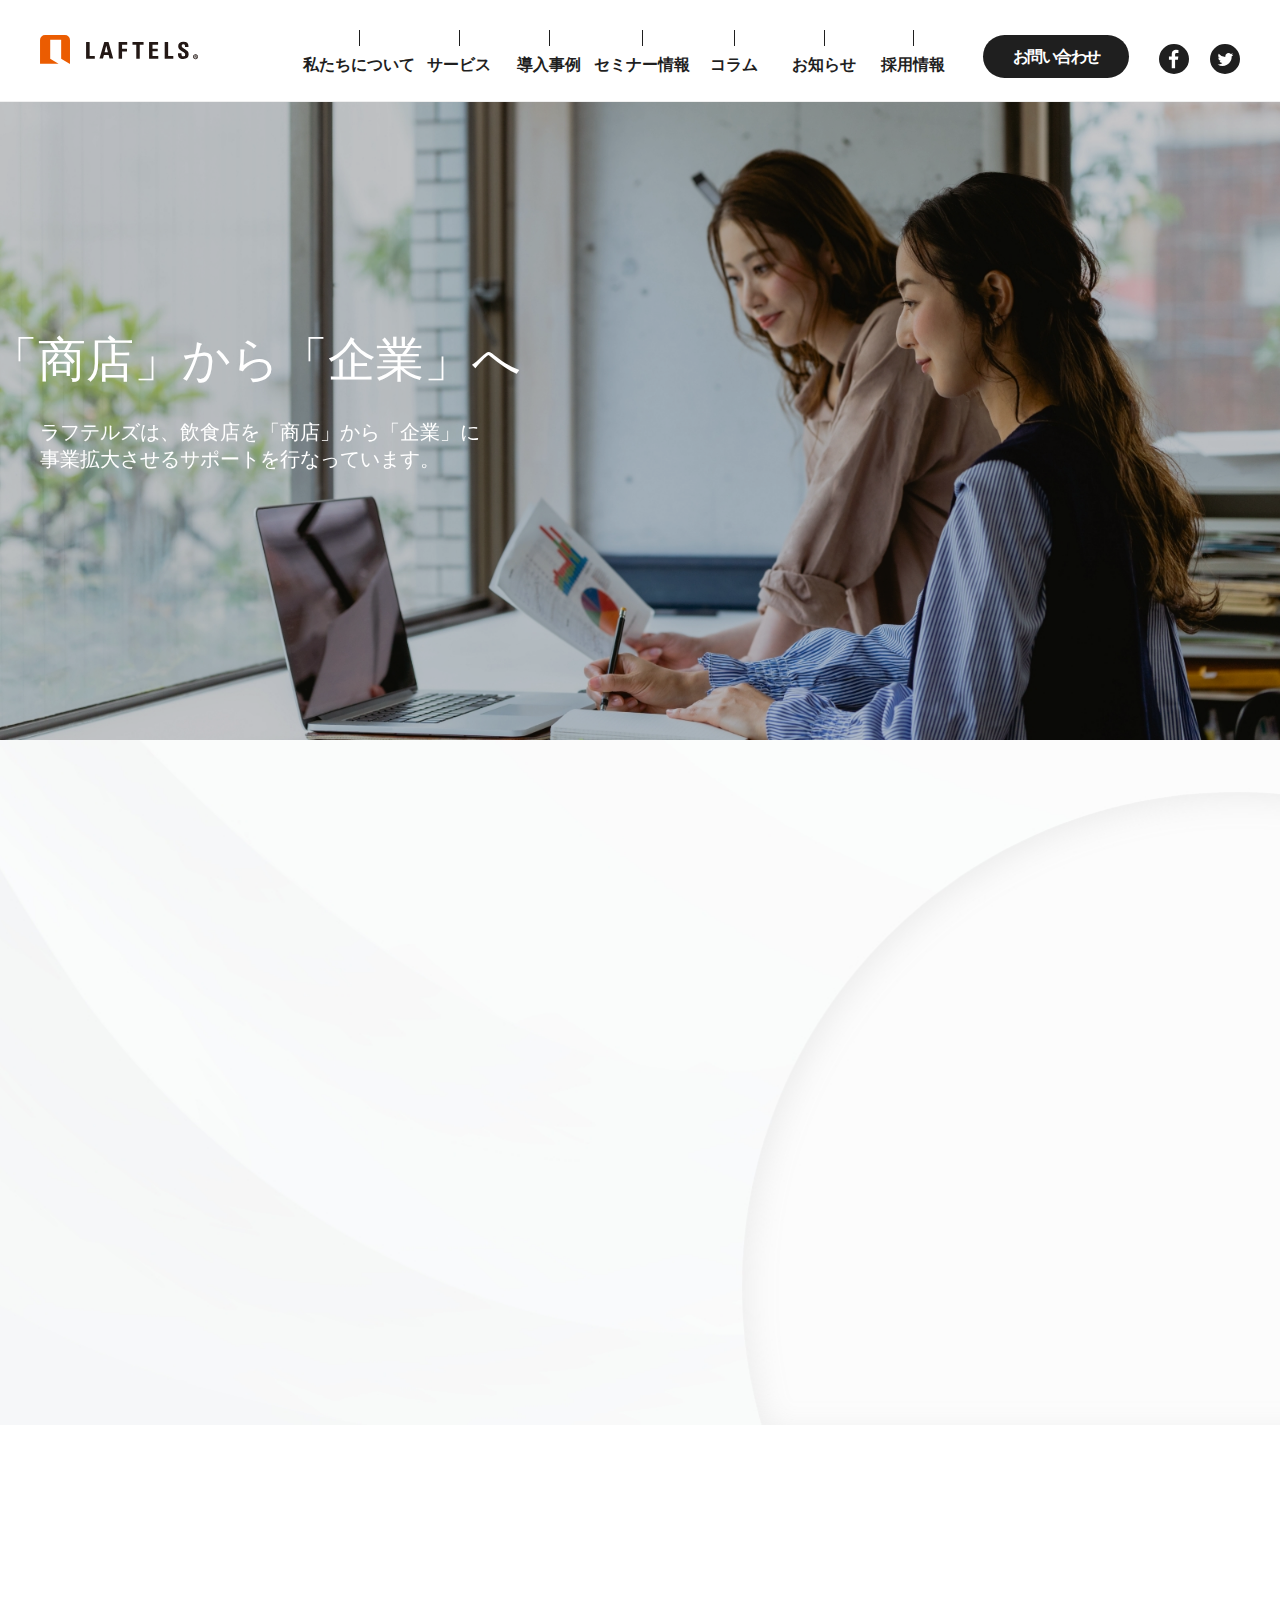
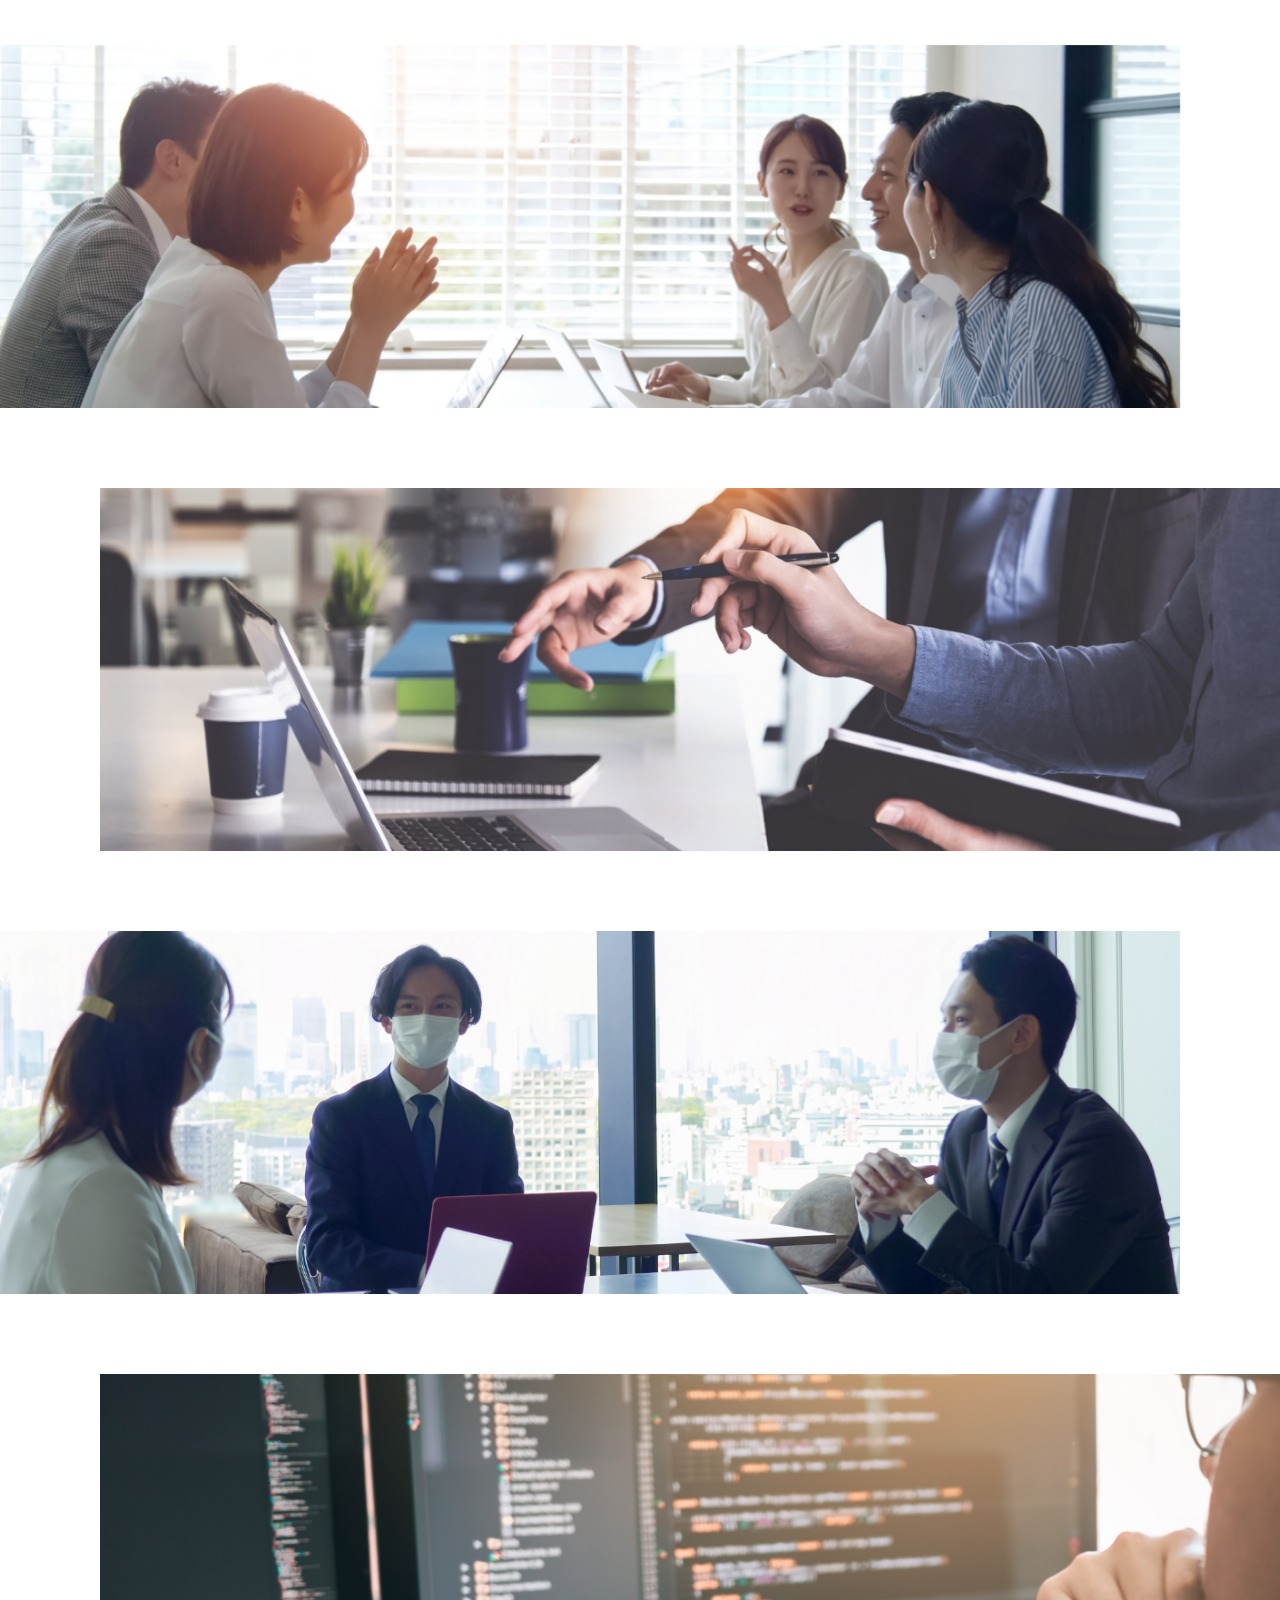
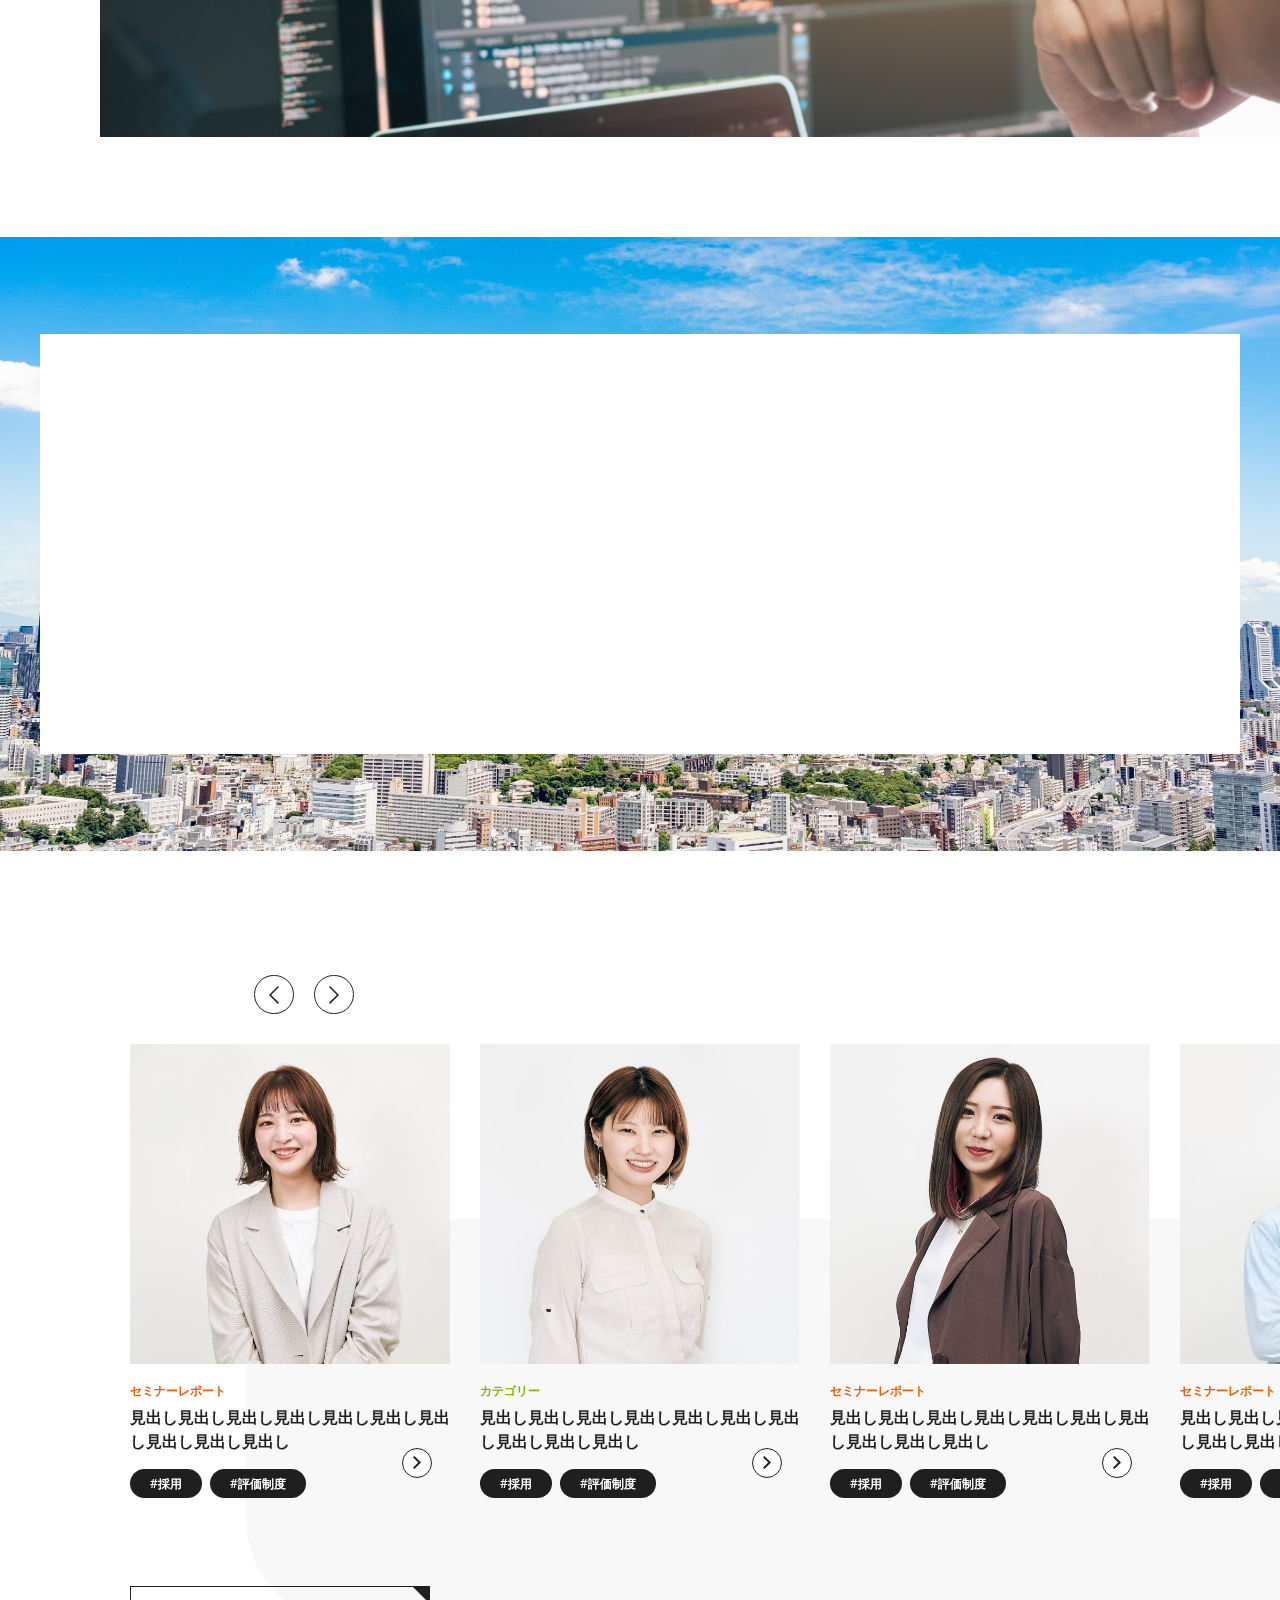
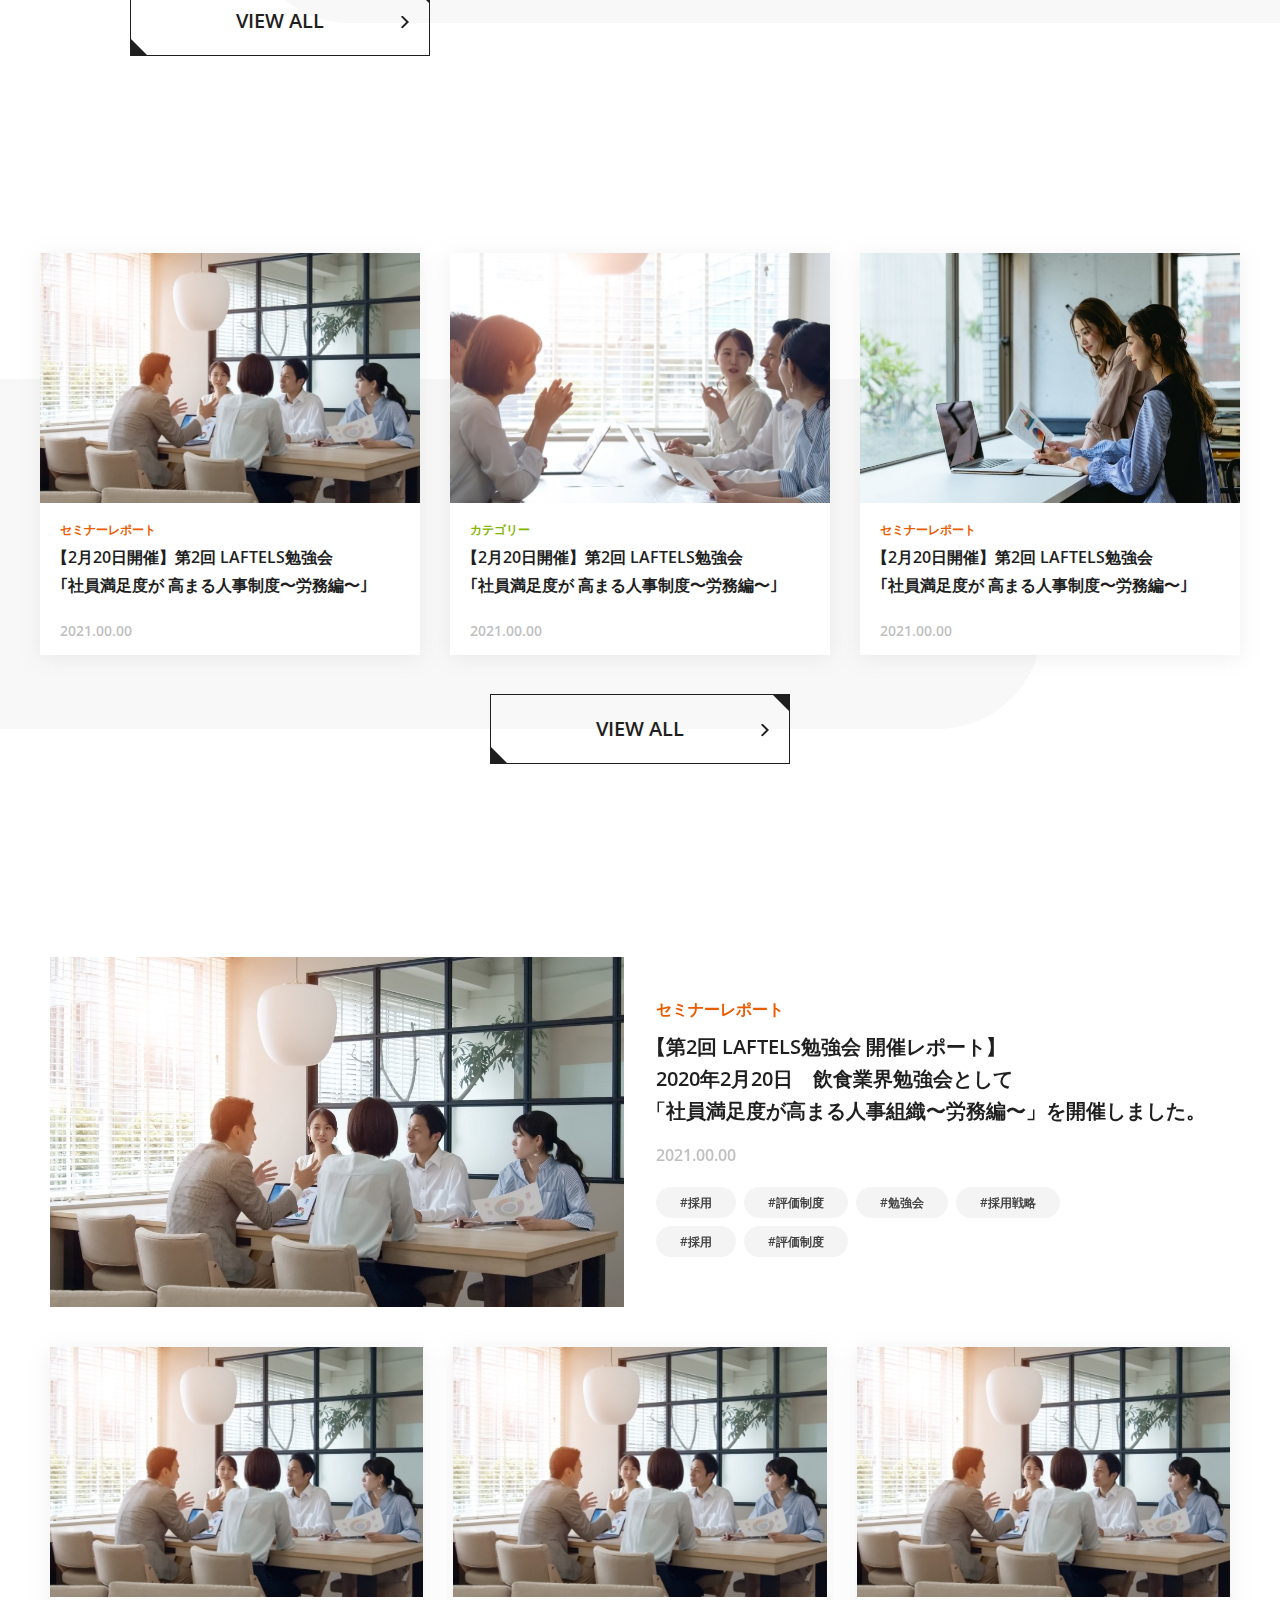
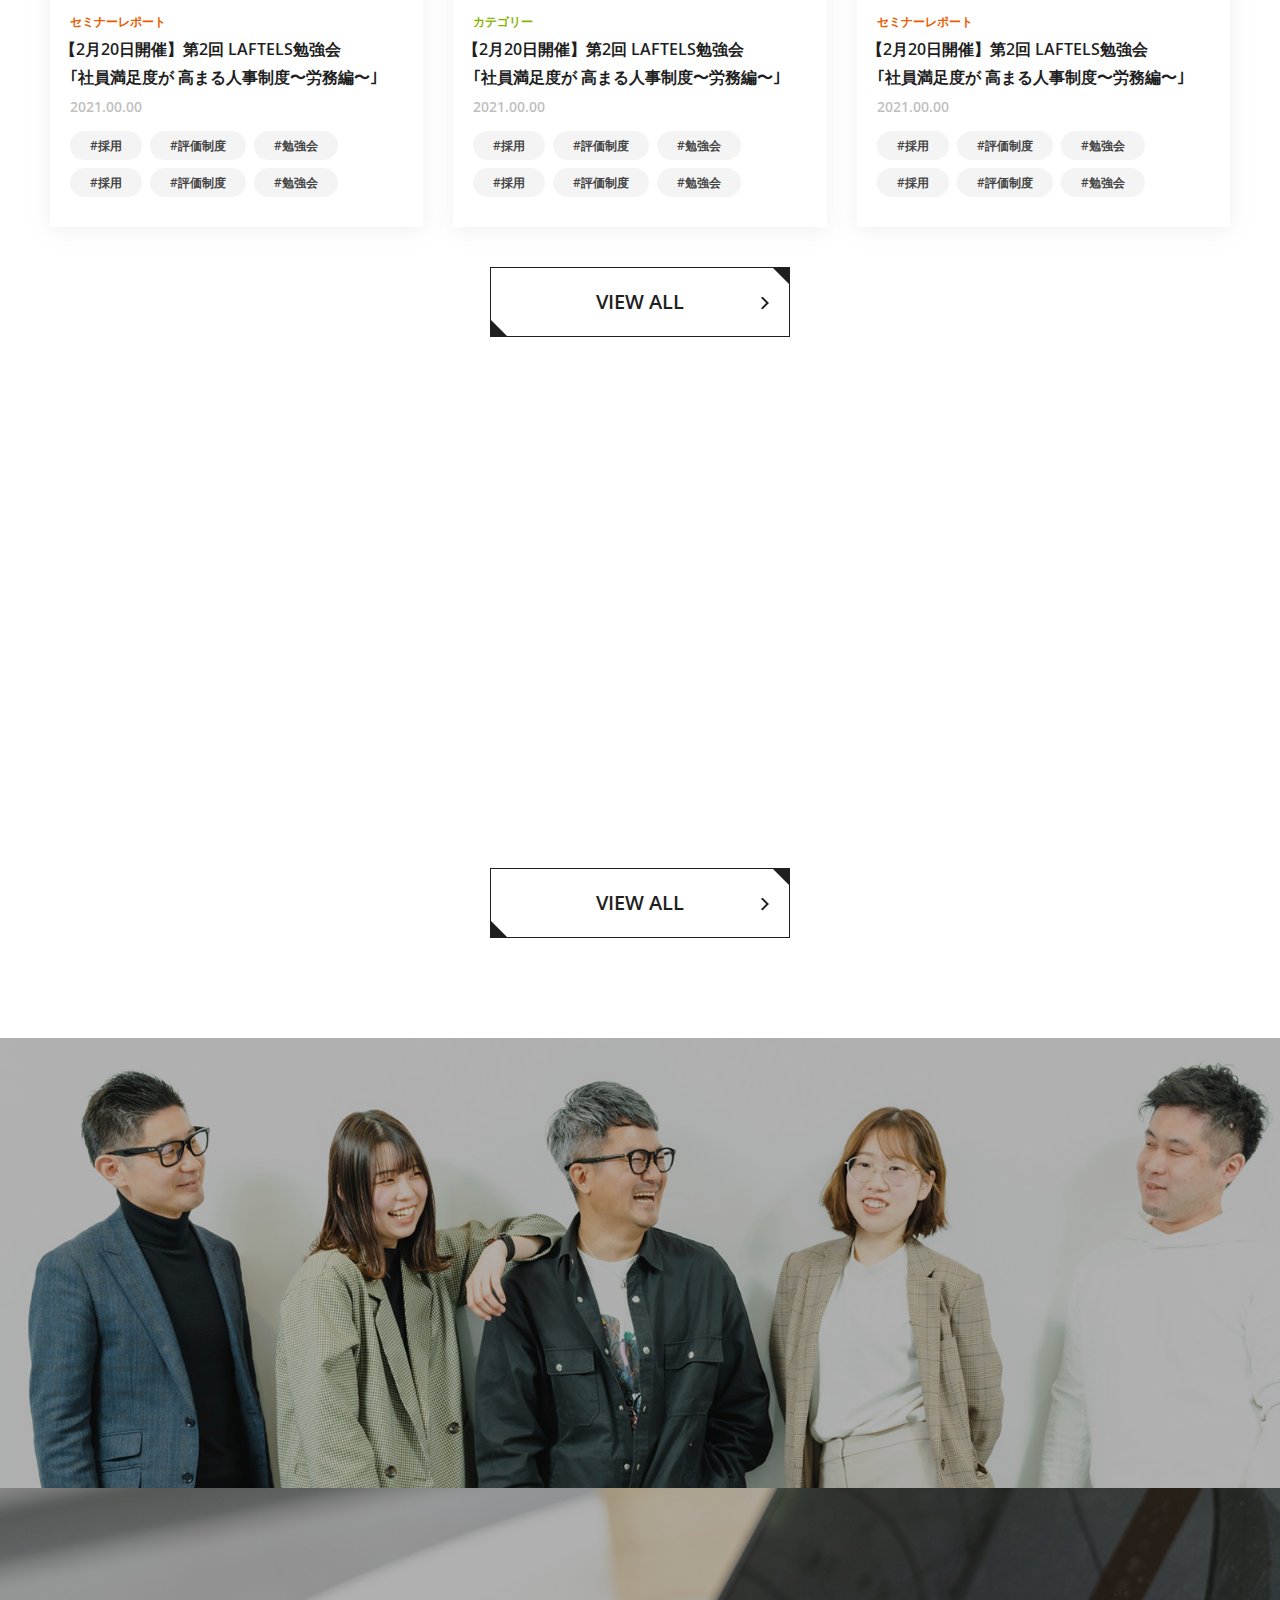
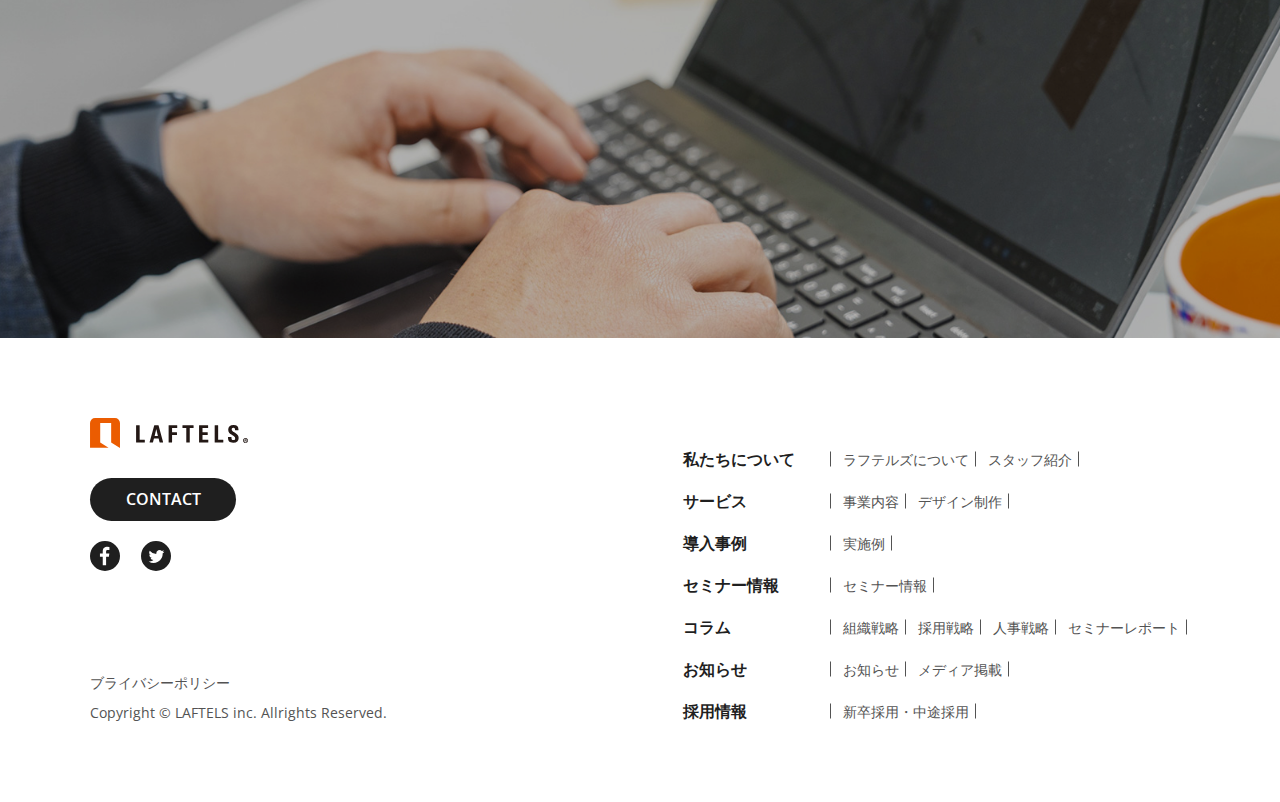
<file: index.html>
<!DOCTYPE html>
<html lang="ja">

<head>
    <meta charset="UTF-8">
    <title>Laftels</title>
    <meta name="format-detection" content="telephone=no" />
    <meta http-equiv="X-UA-Compatible" content="IE=edge" />
    <meta name="viewport" content="width=device-width, initial-scale=1.0, maximum-scale=1.0, user-scalable=no">
    <link rel="icon" href="./assets/img/common/favicon.ico">
    <link rel="preconnect" href="https://fonts.googleapis.com">
    <link rel="preconnect" href="https://fonts.gstatic.com" crossorigin>
    <link href="https://fonts.googleapis.com/css2?family=Open+Sans:wght@300;400;500;600;700&display=swap" rel="stylesheet">
    <link rel="stylesheet" href="./assets/css/animate.min.css">
    <link rel="stylesheet" href="./assets/css/slick.css">
    <link href="./assets/css/aos.css" rel="stylesheet">
    <link href="./assets/css/style.css" rel="stylesheet">
    <!-- Javascript -->
    <script src="./assets/js/jquery.min.js"></script>
    <script src="./assets/js/aos.js"></script>
    <script src="./assets/js/slick.min.js"></script>
    <script src="./assets/js/jquery.easing.min.js"></script>
    <script src="./assets/js/jquery.common.js"></script>
</head>

<body>
    <header class="l-header">
        <!-- Header desktop-->
        <div class="l-header-top">
            <div class="l-container-fluid">
                <div class="l-row">
                    <div class="l-col-auto">
                        <a class="l-header-top__logo" href="./index.html">
                            <img src="./assets/img/common/fig_logo.svg" alt="LAFTELS">
                        </a>
                    </div>
                    <div class="l-col l-header-top__col-right">
                        <div class="l-header-top__menu">
                            <ul>
                                <li>
                                    <a href="./about.html"><span class="ja">私たちについて</span><span
                                            class="en">ABOUT</span></a>
                                </li>
                                <li>
                                    <a href="./service.html"><span class="ja">サービス</span><span
                                            class="en">SERVICE</span></a>
                                </li>
                                <li>
                                    <a href="./case.html"><span class="ja">導入事例</span><span class="en">CASE</span></a>
                                </li>
                                <li>
                                    <a href="./seminar.html"><span class="ja">セミナー情報</span><span
                                            class="en">SEMINAR</span></a>
                                </li>
                                <li>
                                    <a href="./column.html"><span class="ja">コラム</span><span
                                            class="en">COLUMN</span></a>
                                </li>
                                <li>
                                    <a href="./news.html"><span class="ja">お知らせ</span><span class="en">NEWS</span></a>
                                </li>
                                <li>
                                    <a href="./recruit.html"><span class="ja">採用情報</span><span
                                            class="en">RECRUIT</span></a>
                                </li>
                            </ul>
                        </div>
                        <div class="l-header-top__info">
                            <div class="l-header-top__contact">
                                <a class="c-btn-round" href="./contact.html"><span class="ja">お問い合わせ</span><span
                                        class="en">CONTACT</span></a>
                            </div>
                            <div class="l-header-top__social-link">
                                <a href="https://www.facebook.com/laftels/" target="_blank">
                                    <img src="./assets/img/common/icn_facebook.svg" alt="facebook">
                                </a>
                                <a href="https://twitter.com/laftels" target="_blank">
                                    <img src="./assets/img/common/icn_twitter.svg" alt="twitter">
                                </a>
                            </div>
                        </div>
                    </div>
                </div>
            </div>
        </div>
        <!-- End header desktop -->

        <!-- Header mobile -->
        <div class="l-header-mb">
            <div class="l-container">
                <div class="l-row">
                    <div class="l-col-auto">
                        <a href="./index.html">
                            <img src="./assets/img/common/fig_logo_mobile.svg" alt="">
                        </a>
                    </div>
                    <div class="l-col">
                        <div class="js-toggle-menu">
                            <span></span>
                            <span></span>
                            <span></span>
                        </div>
                        <div class="l-header-mb__menu">
                            <ul>
                                <li>
                                    <a href="./about.html">
                                        <span>ABOUT</span>
                                    </a>
                                </li>
                                <li>
                                    <a href="./service.html">
                                        <span>SERVICE</span>
                                    </a>
                                </li>
                                <li>
                                    <a href="./case.html">
                                        <span>CASE</span>
                                    </a>
                                </li>
                                <li>
                                    <a href="./seminar.html">
                                        <span>SEMINAR</span>
                                    </a>
                                </li>
                                <li>
                                    <a href="./column.html">
                                        <span>COLUMN</span>
                                    </a>
                                </li>
                                <li>
                                    <a href="./news.html">
                                        <span>NEWS</span>
                                    </a>
                                </li>
                                <li>
                                    <a href="./recruit.html">
                                        <span>RECRUIT</span>
                                    </a>
                                </li>
                            </ul>
                            <div class="l-header-mb__info">
                                <div class="l-header-mb__contact">
                                    <a class="c-btn-round" href="./contact.html">CONTACT</a>
                                </div>
                                <div class="l-header-mb__social-link">
                                    <a href="https://www.facebook.com/laftels/" target="_blank">
                                        <img src="./assets/img/common/icn_facebook.svg" alt="facebook">
                                    </a>
                                    <a href="https://twitter.com/laftels" target="_blank">
                                        <img src="./assets/img/common/icn_twitter.svg" alt="twitter">
                                    </a>
                                </div>
                            </div>
                        </div>
                    </div>
                </div>
            </div>
        </div>
        <!-- End header mobile -->
    </header>

    <section class="p-index">
        <div class="p-index__top-mv">
            <div class="p-index__top-mv__img-desktop">
                <img src="./assets/img/index/bg_top-mv.jpg" alt="">
            </div>
            <div class="p-index__top-mv__img-sp">
                <img src="./assets/img/index/bg_top-mv_sp.jpg" alt="">
            </div>

            <div class="p-index__top-mv__content">
                <h2 data-aos="fade-right">「商店」から「企業」へ</h2>
                <p data-aos="fade-right">
                    ラフテルズは、飲食店を「商店」から「企業」に<br> 事業拡大させるサポートを行なっています。
                </p>
            </div>
        </div>

        <div class="p-index__intro">
            <div class="l-container">
                <div class="l-row">
                    <div class="p-index__intro__col-left l-col" data-aos="fade-up">
                        <h3>
                            アーリーステージの飲食店を<br> 飲食
                            <b>“企業”</b>へ
                        </h3>
                        <h4>業界※トップクラスのコンサルティング実績</h4>
                        <span>※アーリーステージの飲食店コンサルティング</span>
                        <h5>あなたのお店を<br>有名店に変えませんか？</h5>
                        <p class="desktop">
                            ラフテルズは、飲食店の売上UPをミッションとした<br> 組織・人事構築コンサルティング会社です。
                            <br> 通算120社以上の事業拡大をサポートしたノウハウをもとに
                            <br> あなたのお店を繁盛店となるようサポートします。
                        </p>
                        <p class="sp">
                            ラフテルズは、飲食店の売上UPを<br> ミッションとした
                            <br> 組織・人事構築コンサルティング会社です。
                            <br> 通算120社以上の事業拡大をサポートした
                            <br> ノウハウをもとに
                            <br> あなたのお店を繁盛店となるようサポートします。
                        </p>
                    </div>
                    <div class="p-index__intro__col-right l-col" data-aos="fade-up">
                        <div class="p-index__intro__col-right__inner">
                            <ul class="desktop">
                                <li>
                                    <div class="name">リピート率</div>
                                    <div class="value">96<span>%</span></div>
                                </li>
                                <li>
                                    <div class="name">導入店舗数</div>
                                    <div class="value">2,000<span>店舗</span></div>
                                </li>
                                <li>
                                    <div class="name">導入店舗数</div>
                                    <div class="value">20,000<span>人</span></div>
                                </li>
                                <li>
                                    <div class="name">採用人数</div>
                                    <div class="value">7,200<span>人</span></div>
                                </li>
                            </ul>
                            <ul class="sp">
                                <li>
                                    <div class="name">リピート率</div>
                                    <div class="value">96<span>%</span></div>
                                </li>
                                <li>
                                    <div class="name">導入企業</div>
                                    <div class="value">120<span>社</span></div>
                                </li>
                                <li>
                                    <div class="name">出店した<br>累計店舗数</div>
                                    <div class="value">100<span>社</span></div>
                                </li>
                                <li>
                                    <div class="name">累計採用人数</div>
                                    <div class="value">3392<span>人</span></div>
                                </li>
                            </ul>
                        </div>
                    </div>
                </div>
            </div>
        </div>

        <div class="p-index__business">
            <div class="l-container">
                <div class="c-title-left" data-aos="fade-up">
                    <h3>BUSINESS</h3>
                    <p>ラフテルズの事業</p>
                </div>
            </div>
            <div class="p-index__business__list">
                <div class="p-index__business__item">
                    <div class="p-index__business__img-desktop">
                        <img src="./assets/img/index/img_business_01.jpg" alt="">
                    </div>
                    <div class="p-index__business__img-sp">
                        <img src="./assets/img/index/img_business_01_sp.jpg" alt="">
                    </div>
                    <div class="p-index__business__info" data-aos="fade-right">
                        <div class="p-index__business__label">
                            <p>Business</p>
                            <div class="p-index__business__number">
                                <span>0</span>
                                <span>1</span>
                            </div>
                        </div>
                        <div class="p-index__business__text">
                            <p>事業の成長拡大のための組織戦略<br> 2000店舗以上の出店サポート実績
                            </p>
                        </div>
                    </div>
                </div>
                <div class="p-index__business__item">
                    <div class="p-index__business__img-desktop">
                        <img src="./assets/img/index/img_business_02.jpg" alt="">
                    </div>
                    <div class="p-index__business__img-sp">
                        <img src="./assets/img/index/img_business_02_sp.jpg" alt="">
                    </div>
                    <div class="p-index__business__info" data-aos="fade-left">
                        <div class="p-index__business__label">
                            <p>Business</p>
                            <div class="p-index__business__number">
                                <span>0</span>
                                <span>2</span>
                            </div>
                        </div>
                        <div class="p-index__business__text">
                            <p>年間2000人以上採用した採用戦略<br>テキストテキストテキスト。</p>
                        </div>
                    </div>
                </div>
                <div class="p-index__business__item">
                    <div class="p-index__business__img-desktop">
                        <img src="./assets/img/index/img_business_03.jpg" alt="">
                    </div>
                    <div class="p-index__business__img-sp">
                        <img src="./assets/img/index/img_business_03_sp.jpg" alt="">
                    </div>
                    <div class="p-index__business__info" data-aos="fade-right">
                        <div class="p-index__business__label">
                            <p>Business</p>
                            <div class="p-index__business__number">
                                <span>0</span>
                                <span>3</span>
                            </div>
                        </div>
                        <div class="p-index__business__text">
                            <p>企業の成長拡大に必要な<br>ブランディングのためのクリエイティブ制作</p>
                        </div>
                    </div>
                </div>
                <div class="p-index__business__item">
                    <img src="./assets/img/index/img_business_04.jpg" alt="">
                    <div class="p-index__business__info" data-aos="fade-left">
                        <div class="p-index__business__label">
                            <p>Business</p>
                            <div class="p-index__business__number">
                                <span>0</span>
                                <span>4</span>
                            </div>
                        </div>
                        <div class="p-index__business__text">
                            <p>人事評価制度・組織戦略をシステムで管理<br>テキストテキストテキスト。</p>
                            <a href="#">
                                <span>詳しくはこちら</span>
                                <img src="./assets/img/common/icn_arrow-bottom.svg" alt="">
                            </a>
                        </div>
                    </div>
                </div>
            </div>
        </div>

        <div class="p-index__about-service">
            <div class="l-container">
                <div class="p-index__about-service__inner">
                    <div class="l-row">
                        <div class="p-index__about-service__col" data-aos="fade-up">
                            <div class="p-index__about-service__box">
                                <div class="c-title-center">
                                    <h3>ABOUT</h3>
                                    <p>私たちについて</p>
                                </div>
                                <p class="p-index__about-service__desc">
                                    ラフテルズはどんな会社？<br>テキストテキスト<br>テキストテキストテキストテキスト
                                </p>
                                <a href="#" class="c-btn-effect">
                                    <span>VIEW ALL</span>
                                </a>
                            </div>
                        </div>
                        <div class="p-index__about-service__col" data-aos="fade-up">
                            <div class="p-index__about-service__box">
                                <div class="c-title-center">
                                    <h3>SERVICE</h3>
                                    <p>サービス</p>
                                </div>
                                <p class="p-index__about-service__desc">
                                    ラフテルズのサービスを知る<br>テキストテキスト<br>テキストテキストテキストテキスト
                                </p>
                                <a href="#" class="c-btn-effect">
                                    <span>VIEW ALL</span>
                                </a>
                            </div>
                        </div>
                    </div>
                </div>
            </div>
        </div>

        <div class="p-index__case">
            <div class="l-container">
                <div class="p-index__case__inner">
                    <div class="c-title-left" data-aos="fade-up">
                        <h3>CASE</h3>
                        <p>導入事例</p>
                    </div>
                    <div class="p-index__case__slider">
                        <div class="p-index__case__item">
                            <div class="p-index__case__image">
                                <a href="#">
                                    <img src="./assets/img/index/img_case_01.jpg" alt="">
                                </a>
                            </div>
                            <div class="p-index__case__info">
                                <div class="p-index__case__category">セミナーレポート</div>
                                <a href="#" class="p-index__case__title">見出し見出し見出し見出し見出し見出し見出し見出し見出し見出し</a>
                                <div class="p-index__case__tag">
                                    <a href="#">#採用</a>
                                    <a href="#">#評価制度</a>
                                </div>
                                <a href="#" class="p-index__case__link"></a>
                            </div>
                        </div>
                        <div class="p-index__case__item">
                            <div class="p-index__case__image">
                                <a href="#">
                                    <img src="./assets/img/index/img_case_02.jpg" alt="">
                                </a>
                            </div>
                            <div class="p-index__case__info">
                                <div class="p-index__case__category c-sub-color">カテゴリー</div>
                                <a href="#" class="p-index__case__title">見出し見出し見出し見出し見出し見出し見出し見出し見出し見出し</a>
                                <div class="p-index__case__tag">
                                    <a href="#">#採用</a>
                                    <a href="#">#評価制度</a>
                                </div>
                                <a href="#" class="p-index__case__link"></a>
                            </div>
                        </div>
                        <div class="p-index__case__item">
                            <div class="p-index__case__image">
                                <a href="#">
                                    <img src="./assets/img/index/img_case_03.jpg" alt="">
                                </a>
                            </div>
                            <div class="p-index__case__info">
                                <div class="p-index__case__category">セミナーレポート</div>
                                <a href="#" class="p-index__case__title">見出し見出し見出し見出し見出し見出し見出し見出し見出し見出し</a>
                                <div class="p-index__case__tag">
                                    <a href="#">#採用</a>
                                    <a href="#">#評価制度</a>
                                </div>
                                <a href="#" class="p-index__case__link"></a>
                            </div>
                        </div>
                        <div class="p-index__case__item">
                            <div class="p-index__case__image">
                                <a href="#">
                                    <img src="./assets/img/index/img_case_04.jpg" alt="">
                                </a>
                            </div>
                            <div class="p-index__case__info">
                                <div class="p-index__case__category">セミナーレポート</div>
                                <a href="#" class="p-index__case__title">見出し見出し見出し見出し見出し見出し見出し見出し見出し見出し</a>
                                <div class="p-index__case__tag">
                                    <a href="#">#採用</a>
                                    <a href="#">#評価制度</a>
                                </div>
                                <a href="#" class="p-index__case__link"></a>
                            </div>
                        </div>
                        <div class="p-index__case__item">
                            <div class="p-index__case__image">
                                <a href="#">
                                    <img src="./assets/img/index/img_case_01.jpg" alt="">
                                </a>
                            </div>
                            <div class="p-index__case__info">
                                <div class="p-index__case__category">セミナーレポート</div>
                                <a href="#" class="p-index__case__title">見出し見出し見出し見出し見出し見出し見出し見出し見出し見出し</a>
                                <div class="p-index__case__tag">
                                    <a href="#">#採用</a>
                                    <a href="#">#評価制度</a>
                                </div>
                                <a href="#" class="p-index__case__link"></a>
                            </div>
                        </div>
                    </div>
                    <div class="p-index__case__progress" role="progressbar" aria-valuemin="0" aria-valuemax="100">
                        <span class="p-index__case__progress-bar">
                    </div>
                    <a href="#" class="c-btn-effect">
                        <span>VIEW ALL</span>
                    </a>
                </div>
            </div>
        </div>

        <div class="p-index__seminar">
            <div class="l-container">
                <div class="p-index__seminar__inner">
                    <div class="c-title-center" data-aos="fade-up">
                        <h3>SEMINAR</h3>
                        <p class="desktop">セミナー情報</p>
                        <p class="sp">セミナー</p>
                    </div>
                    <div class="l-row">
                        <div class="p-index__seminar__col">
                            <div class="p-index__seminar__box">
                                <a href="#" class="p-index__seminar__image">
                                    <img src="./assets/img/index/img_seminar_01.jpg" alt="">
                                </a>
                                <div class="p-index__seminar__info">
                                    <div class="p-index__seminar__category">セミナーレポート</div>
                                    <a href="#" class="p-index__seminar__title"><span>【2月20日開催】第2回 LAFTELS勉強会
                                    </span><br>｢社員満足度が 高まる人事制度〜労務編〜｣</a>
                                    <div class="p-index__seminar__date">2021.00.00</div>
                                </div>
                            </div>
                        </div>
                        <div class="p-index__seminar__col">
                            <div class="p-index__seminar__box">
                                <a href="#" class="p-index__seminar__image">
                                    <img src="./assets/img/index/img_seminar_02.jpg" alt="">
                                </a>
                                <div class="p-index__seminar__info">
                                    <div class="p-index__seminar__category c-sub-color">カテゴリー</div>
                                    <a href="#" class="p-index__seminar__title"><span>【2月20日開催】第2回 LAFTELS勉強会
                                    </span><br>｢社員満足度が 高まる人事制度〜労務編〜｣</a>
                                    <div class="p-index__seminar__date">2021.00.00</div>
                                </div>
                            </div>
                        </div>
                        <div class="p-index__seminar__col">
                            <div class="p-index__seminar__box">
                                <a href="#" class="p-index__seminar__image">
                                    <img src="./assets/img/index/img_seminar_03.jpg" alt="">
                                </a>
                                <div class="p-index__seminar__info">
                                    <div class="p-index__seminar__category">セミナーレポート</div>
                                    <a href="#" class="p-index__seminar__title"><span>【2月20日開催】第2回 LAFTELS勉強会
                                    </span><br>｢社員満足度が 高まる人事制度〜労務編〜｣</a>
                                    <div class="p-index__seminar__date">2021.00.00</div>
                                </div>
                            </div>
                        </div>
                    </div>
                    <a href="#" class="c-btn-effect">
                        <span>VIEW ALL</span>
                    </a>
                </div>
            </div>
        </div>

        <div class="p-index__column">
            <div class="l-container">
                <div class="c-title-left" data-aos="fade-up">
                    <h3>COLUMN</h3>
                    <p>コラム</p>
                </div>
                <div class="l-row">
                    <div class="p-index__column__col">
                        <div class="p-index__column__box">
                            <a href="#" class="p-index__column__image">
                                <img src="./assets/img/index/img_column_01.jpg" alt="">
                            </a>
                            <div class="p-index__column__info">
                                <div class="p-index__column__category">セミナーレポート</div>
                                <a href="#" class="p-index__column__title">
                                    <span>【第2回 LAFTELS勉強会 開催レポート】</span><br> 2020年2月20日　飲食業界勉強会として
                                    <br>
                                    <span>「社員満足度が高まる人事組織〜労務編〜」を開催しました。</span>
                                </a>
                                <div class="p-index__column__date">2021.00.00</div>
                                <div class="p-index__column__tag">
                                    <a href="#">#採用</a>
                                    <a href="#">#評価制度</a>
                                    <a href="#">#勉強会</a>
                                    <a href="#">#採用戦略</a>
                                    <a href="#">#採用</a>
                                    <a href="#">#評価制度</a>
                                </div>
                            </div>
                        </div>
                    </div>
                    <div class="p-index__column__col">
                        <div class="p-index__column__box">
                            <a href="#" class="p-index__column__image">
                                <img src="./assets/img/index/img_column_02.jpg" alt="">
                            </a>
                            <div class="p-index__column__info">
                                <div class="p-index__column__category">セミナーレポート</div>
                                <a href="#" class="p-index__column__title">
                                    <span>【2月20日開催】第2回 LAFTELS勉強会 </span><br> ｢社員満足度が 高まる人事制度〜労務編〜｣
                                </a>
                                <div class="p-index__column__date">2021.00.00</div>
                                <div class="p-index__column__tag">
                                    <a href="#">#採用</a>
                                    <a href="#">#評価制度</a>
                                    <a href="#">#勉強会</a>
                                    <a href="#">#採用</a>
                                    <a href="#">#評価制度</a>
                                    <a href="#">#勉強会</a>
                                </div>
                            </div>
                        </div>
                    </div>
                    <div class="p-index__column__col">
                        <div class="p-index__column__box">
                            <a href="#" class="p-index__column__image">
                                <img src="./assets/img/index/img_column_02.jpg" alt="">
                            </a>
                            <div class="p-index__column__info">
                                <div class="p-index__column__category c-sub-color">カテゴリー</div>
                                <a href="#" class="p-index__column__title">
                                    <span>【2月20日開催】第2回 LAFTELS勉強会 </span><br> ｢社員満足度が 高まる人事制度〜労務編〜｣
                                </a>
                                <div class="p-index__column__date">2021.00.00</div>
                                <div class="p-index__column__tag">
                                    <a href="#">#採用</a>
                                    <a href="#">#評価制度</a>
                                    <a href="#">#勉強会</a>
                                    <a href="#">#採用</a>
                                    <a href="#">#評価制度</a>
                                    <a href="#">#勉強会</a>
                                </div>
                            </div>
                        </div>
                    </div>
                    <div class="p-index__column__col">
                        <div class="p-index__column__box">
                            <a href="#" class="p-index__column__image">
                                <img src="./assets/img/index/img_column_02.jpg" alt="">
                            </a>
                            <div class="p-index__column__info">
                                <div class="p-index__column__category">セミナーレポート</div>
                                <a href="#" class="p-index__column__title">
                                    <span>【2月20日開催】第2回 LAFTELS勉強会</span> <br> ｢社員満足度が 高まる人事制度〜労務編〜｣
                                </a>
                                <div class="p-index__column__date">2021.00.00</div>
                                <div class="p-index__column__tag">
                                    <a href="#">#採用</a>
                                    <a href="#">#評価制度</a>
                                    <a href="#">#勉強会</a>
                                    <a href="#">#採用</a>
                                    <a href="#">#評価制度</a>
                                    <a href="#">#勉強会</a>
                                </div>
                            </div>
                        </div>
                    </div>
                </div>
                <div class="p-index__column__slider-sp">
                    <div class="p-index__column__col">
                        <div class="p-index__column__box">
                            <a href="#" class="p-index__column__image">
                                <img src="./assets/img/index/img_column_01.jpg" alt="">
                            </a>
                            <div class="p-index__column__info">
                                <div class="p-index__column__category">セミナーレポート</div>
                                <a href="#" class="p-index__column__title-sp">
                                【第2回 LAFTELS勉強会 開催レポート】<br>2020年2月20日　飲食業界勉強会として「社員満足度が<br>高まる人事組織〜労務編〜」を開催しました。
                            </a>
                                <div class="p-index__column__date">2021.00.00</div>
                                <div class="p-index__column__tag">
                                    <a href="#">#採用</a>
                                    <a href="#">#評価制度</a>
                                    <a href="#">#勉強会</a>
                                    <a href="#">#採用戦略</a>
                                    <a href="#">#採用</a>
                                    <a href="#">#評価制度</a>
                                </div>
                            </div>
                        </div>
                    </div>
                    <div class="p-index__column__col">
                        <div class="p-index__column__box">
                            <a href="#" class="p-index__column__image">
                                <img src="./assets/img/index/img_column_02.jpg" alt="">
                            </a>
                            <div class="p-index__column__info">
                                <div class="p-index__column__category">セミナーレポート</div>
                                <a href="#" class="p-index__column__title-sp">
                                【2月20日開催】第2回 LAFTELS勉強会<br>｢社員満足度が 高まる人事制度〜労務編〜｣
                            </a>
                                <div class="p-index__column__date">2021.00.00</div>
                                <div class="p-index__column__tag">
                                    <a href="#">#採用</a>
                                    <a href="#">#評価制度</a>
                                    <a href="#">#勉強会</a>
                                    <a href="#">#採用</a>
                                    <a href="#">#評価制度</a>
                                    <a href="#">#勉強会</a>
                                </div>
                            </div>
                        </div>
                    </div>
                    <div class="p-index__column__col">
                        <div class="p-index__column__box">
                            <a href="#" class="p-index__column__image">
                                <img src="./assets/img/index/img_column_02.jpg" alt="">
                            </a>
                            <div class="p-index__column__info">
                                <div class="p-index__column__category c-sub-color">カテゴリー</div>
                                <a href="#" class="p-index__column__title-sp">
                                2月20日開催】第2回 LAFTELS勉強会<br>｢社員満足度が 高まる人事制度〜労務編〜｣
                            </a>
                                <div class="p-index__column__date">2021.00.00</div>
                                <div class="p-index__column__tag">
                                    <a href="#">#採用</a>
                                    <a href="#">#評価制度</a>
                                    <a href="#">#勉強会</a>
                                    <a href="#">#採用</a>
                                    <a href="#">#評価制度</a>
                                    <a href="#">#勉強会</a>
                                </div>
                            </div>
                        </div>
                    </div>
                    <div class="p-index__column__col">
                        <div class="p-index__column__box">
                            <a href="#" class="p-index__column__image">
                                <img src="./assets/img/index/img_column_02.jpg" alt="">
                            </a>
                            <div class="p-index__column__info">
                                <div class="p-index__column__category">セミナーレポート</div>
                                <a href="#" class="p-index__column__title-sp">
                                2月20日開催】第2回 LAFTELS勉強会<br>｢社員満足度が 高まる人事制度〜労務編〜｣
                            </a>
                                <div class="p-index__column__date">2021.00.00</div>
                                <div class="p-index__column__tag">
                                    <a href="#">#採用</a>
                                    <a href="#">#評価制度</a>
                                    <a href="#">#勉強会</a>
                                    <a href="#">#採用</a>
                                    <a href="#">#評価制度</a>
                                    <a href="#">#勉強会</a>
                                </div>
                            </div>
                        </div>
                    </div>
                </div>
                <a href="#" class="c-btn-effect">
                    <span>VIEW ALL</span>
                </a>
            </div>
        </div>

        <div class="p-index__news">
            <div class="l-container">
                <div class="p-index__news__inner">
                    <div class="c-title-center" data-aos="fade-up">
                        <h3>NEWS</h3>
                        <p>ニュース</p>
                    </div>
                    <div class="l-row">
                        <div class="p-index__news__col" data-aos="fade-right">
                            <div class="p-index__news__title">
                                <a href="#">
                                    <h4>新着情報</h4>
                                    <span class="p-index__news__title-icon">
                                        <img src="./assets/img/index/icn_arrow-news-title.svg" alt="">
                                    </span>
                                </a>
                            </div>
                            <ul class="p-index__news__list">
                                <li>
                                    <div class="p-index__news__time">
                                        <div class="p-index__news__label">お知らせ</div>
                                        <div class="p-index__news__date">2021.<span>8/18</span></div>
                                    </div>
                                    <a href="#" class="p-index__news__news-title">【Vol.177
                                    仲間<span>（お客様）</span>株式会社YELLマネージャー増渕 大樹様の声を更新しました。】</a>
                                </li>
                                <li>
                                    <div class="p-index__news__time">
                                        <div class="p-index__news__label">お知らせ</div>
                                        <div class="p-index__news__date">2021.<span>8/18</span></div>
                                    </div>
                                    <a href="#" class="p-index__news__news-title">【Vol.177
                                    仲間<span>（お客様）</span>株式会社YELLマネージャー増渕 大樹様の声を更新しました。】</a>
                                </li>
                                <li>
                                    <div class="p-index__news__time">
                                        <div class="p-index__news__label">お知らせ</div>
                                        <div class="p-index__news__date">2021.<span>8/18</span></div>
                                    </div>
                                    <a href="#" class="p-index__news__news-title">【Vol.177
                                    仲間<span>（お客様）</span>株式会社YELLマネージャー増渕 大樹様の声を更新しました。】</a>
                                </li>
                                <li>
                                    <div class="p-index__news__time">
                                        <div class="p-index__news__label">お知らせ</div>
                                        <div class="p-index__news__date">2021.<span>8/18</span></div>
                                    </div>
                                    <a href="#" class="p-index__news__news-title">【Vol.177
                                    仲間<span>（お客様）</span>株式会社YELLマネージャー増渕 大樹様の声を更新しました。】</a>
                                </li>
                            </ul>
                        </div>
                        <div class="p-index__news__col" data-aos="fade-left">
                            <div class="p-index__news__title">
                                <a href="#">
                                    <h4>メディア情報</h4>
                                    <span class="p-index__news__title-icon">
                                        <img src="./assets/img/index/icn_arrow-news-title.svg" alt="">
                                    </span>
                                </a>
                            </div>
                            <ul class="p-index__news__list">
                                <li>
                                    <div class="p-index__news__time">
                                        <div class="p-index__news__label">メディア</div>
                                        <div class="p-index__news__date">2021.<span>8/18</span></div>
                                    </div>
                                    <a href="#" class="p-index__news__news-title">【Vol.177
                                    仲間<span>（お客様）</span>株式会社YELLマネージャー増渕 大樹様の声を更新しました。】</a>
                                </li>
                                <li>
                                    <div class="p-index__news__time">
                                        <div class="p-index__news__label">メディア</div>
                                        <div class="p-index__news__date">2021.<span>8/18</span></div>
                                    </div>
                                    <a href="#" class="p-index__news__news-title">【Vol.177
                                    仲間<span>（お客様）</span>株式会社YELLマネージャー増渕 大樹様の声を更新しました。】</a>
                                </li>
                                <li>
                                    <div class="p-index__news__time">
                                        <div class="p-index__news__label">メディア</div>
                                        <div class="p-index__news__date">2021.<span>8/18</span></div>
                                    </div>
                                    <a href="#" class="p-index__news__news-title">【Vol.177
                                    仲間<span>（お客様）</span>株式会社YELLマネージャー増渕 大樹様の声を更新しました。】</a>
                                </li>
                                <li>
                                    <div class="p-index__news__time">
                                        <div class="p-index__news__label">メディア</div>
                                        <div class="p-index__news__date">2021.<span>8/18</span></div>
                                    </div>
                                    <a href="#" class="p-index__news__news-title">【Vol.177
                                    仲間<span>（お客様）</span>株式会社YELLマネージャー増渕 大樹様の声を更新しました。】</a>
                                </li>
                            </ul>
                        </div>
                    </div>
                    <a href="#" class="c-btn-effect">
                        <span>VIEW ALL</span>
                    </a>
                </div>
            </div>
        </div>
    </section>

    <!-- Footer -->
    <footer class="l-footer">
        <div class="l-footer__recruit pc">
            <img src="./assets/img/common/img_recruit.jpg" alt="">
            <div class="l-footer__recruit__content">
                <div class="c-title-center">
                    <h3 data-aos="fade-up">RECRUIT</h3>
                    <p data-aos="fade-up">採用情報</p>
                </div>
                <p class="l-footer__recruit__desc" data-aos="fade-up">
                    新しいクルーを募集します。<br>共に戦い、社内外に大きなインパクトを起こしてくれる<br>新たな仲間との出会いを楽しみにしています。
                </p>
                <a href="#" class="c-btn-effect" data-aos="fade-up">
                    <span>新卒採用/中途採用</span>
                </a>
            </div>
        </div>
        <div class="l-footer__recruit sp">
            <img src="./assets/img/common/img_top-recruit_sp.jpg" alt="">
            <div class="l-footer__recruit__content">
                <div class="c-title-center">
                    <h3 data-aos="fade-up">RECRUIT</h3>
                    <p data-aos="fade-up">採用情報</p>
                </div>
                <p class="l-footer__recruit__desc" data-aos="fade-up">
                    新しいクルーを募集します。<br>共に戦い、社内外に大きなインパクトを<br>起こしてくれる<br>新たな仲間との出会いを楽しみにしています。
                </p>
                <a href="#" class="c-btn-effect" data-aos="fade-up">
                    <span>新卒採用/中途採用</span>
                </a>
            </div>
        </div>

        <div class="l-footer__doc-request pc">
            <img src="./assets/img/common/img_doc-request.jpg" alt="">
            <div class="l-footer__doc-request__content">
                <div class="c-title-center">
                    <h3 data-aos="fade-up">資料請求</h3>
                </div>
                <p class="l-footer__doc-request__desc" data-aos="fade-up">
                    ラフテルズのサービスについての資料をダウンロードいただけます。<br>お気軽にお申し込みください。
                </p>
                <a href="#" class="c-btn-effect" data-aos="fade-up">
                    <span>資料請求をする</span>
                </a>
            </div>
        </div>
        <div class="l-footer__doc-request sp">
            <img src="./assets/img/common/img_top-doc-request_sp.jpg" alt="">
            <div class="l-footer__doc-request__content">
                <div class="c-title-center">
                    <h3 data-aos="fade-up">資料請求</h3>
                </div>
                <p class="l-footer__doc-request__desc" data-aos="fade-up">
                    ラフテルズのサービスについての資料を<br>ダウンロードいただけます。<br>お気軽にお申し込みください。
                </p>
                <a href="#" class="c-btn-effect" data-aos="fade-up">
                    <span>資料請求をする</span>
                </a>
            </div>
        </div>

        <div class="l-footer__main">
            <div class="l-container">
                <div class="l-row">
                    <div class="l-footer__main__col">
                        <a href="#" class="l-footer__main__logo">
                            <img src="./assets/img/common/fig_logo.svg" alt="laftels">
                        </a>
                        <div class="l-footer__main__link-sp">
                            <ul>
                                <li>
                                    <a href="#" class="l-footer__main__category">ABOUT</a>
                                    <a href="#" class="l-footer__main__category-child">ラフテルズについて</a>
                                    <a href="#" class="l-footer__main__category-child">スタッフ紹介</a>
                                </li>
                                <li>
                                    <a href="#" class="l-footer__main__category">SERVICE</a>
                                    <a href="#" class="l-footer__main__category-child">事業内容</a>
                                    <a href="#" class="l-footer__main__category-child">デザイン制作</a>
                                </li>
                                <li>
                                    <a href="#" class="l-footer__main__category">CASE</a>
                                    <a href="#" class="l-footer__main__category-child">実施例</a>
                                </li>
                                <li>
                                    <a href="#" class="l-footer__main__category">SEMINAR</a>
                                    <a href="#" class="l-footer__main__category-child">セミナー情報</a>
                                </li>
                                <li>
                                    <a href="#" class="l-footer__main__category">COLUMN</a>
                                    <a href="#" class="l-footer__main__category-child">組織戦略</a>
                                    <a href="#" class="l-footer__main__category-child">採用戦略</a>
                                    <a href="#" class="l-footer__main__category-child">人事戦略</a>
                                    <a href="#" class="l-footer__main__category-child">セミナーレポート</a>
                                </li>
                                <li>
                                    <a href="#" class="l-footer__main__category">NEWS</a>
                                    <a href="#" class="l-footer__main__category-child">お知らせ</a>
                                    <a href="#" class="l-footer__main__category-child">メディア掲載</a>
                                </li>
                                <li>
                                    <a href="#" class="l-footer__main__category">RECRUIT</a>
                                    <a href="#" class="l-footer__main__category-child">新卒採用・中途採用</a>
                                </li>
                            </ul>
                        </div>
                        <div class="l-footer__main__privacy-sp">
                            <a href="#">ブライバシーポリシー</a>
                        </div>
                        <a class="c-btn-round" href="./contact.html">CONTACT</a>
                        <div class="l-footer__main__social-link">
                            <a href="https://www.facebook.com/laftels/" target="_blank">
                                <img src="./assets/img/common/icn_facebook.svg" alt="facebook">
                            </a>
                            <a href="https://twitter.com/laftels" target="_blank">
                                <img src="./assets/img/common/icn_twitter.svg" alt="twitter">
                            </a>
                        </div>
                        <div class="l-footer__main__privacy">
                            <a href="#">ブライバシーポリシー</a>
                        </div>
                        <div class="l-footer__main__copy-right">Copyright © LAFTELS inc. Allrights Reserved.</div>
                    </div>
                    <div class="l-footer__main__col">
                        <div class="l-footer__main__link">
                            <ul>
                                <li>
                                    <a href="#" class="l-footer__main__category">私たちについて</a>
                                    <a href="#" class="l-footer__main__category-child">ラフテルズについて</a>
                                    <a href="#" class="l-footer__main__category-child">スタッフ紹介</a>
                                </li>
                                <li>
                                    <a href="#" class="l-footer__main__category">サービス</a>
                                    <a href="#" class="l-footer__main__category-child">事業内容</a>
                                    <a href="#" class="l-footer__main__category-child">デザイン制作</a>
                                </li>
                                <li>
                                    <a href="#" class="l-footer__main__category">導入事例</a>
                                    <a href="#" class="l-footer__main__category-child">実施例</a>
                                </li>
                                <li>
                                    <a href="#" class="l-footer__main__category">セミナー情報</a>
                                    <a href="#" class="l-footer__main__category-child">セミナー情報</a>
                                </li>
                                <li>
                                    <a href="#" class="l-footer__main__category">コラム</a>
                                    <a href="#" class="l-footer__main__category-child">組織戦略</a>
                                    <a href="#" class="l-footer__main__category-child">採用戦略</a>
                                    <a href="#" class="l-footer__main__category-child">人事戦略</a>
                                    <a href="#" class="l-footer__main__category-child">セミナーレポート</a>
                                </li>
                                <li>
                                    <a href="#" class="l-footer__main__category">お知らせ</a>
                                    <a href="#" class="l-footer__main__category-child">お知らせ</a>
                                    <a href="#" class="l-footer__main__category-child">メディア掲載</a>
                                </li>
                                <li>
                                    <a href="#" class="l-footer__main__category">採用情報</a>
                                    <a href="#" class="l-footer__main__category-child">新卒採用・中途採用</a>
                                </li>
                            </ul>
                        </div>
                    </div>
                </div>
            </div>
        </div>
    </footer>
    <!-- End footer -->
    
</body>

</html>
</file>
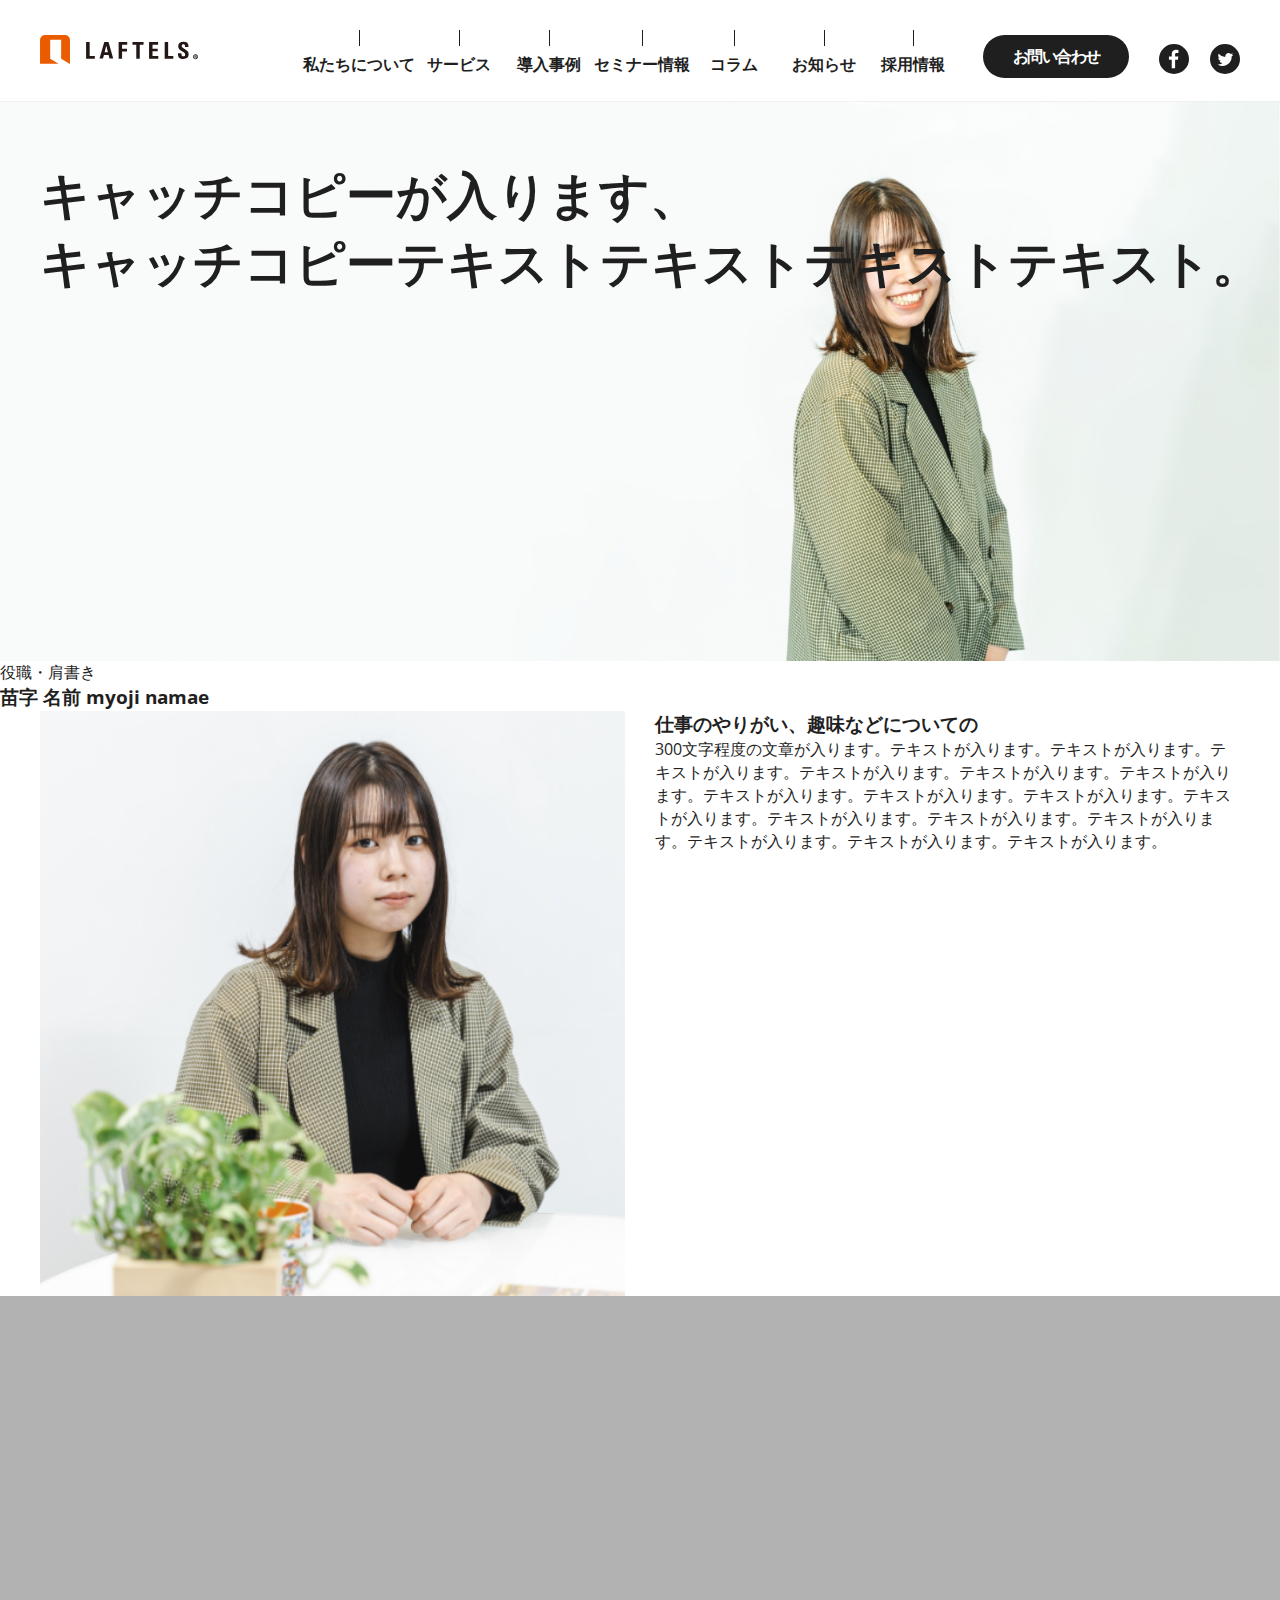
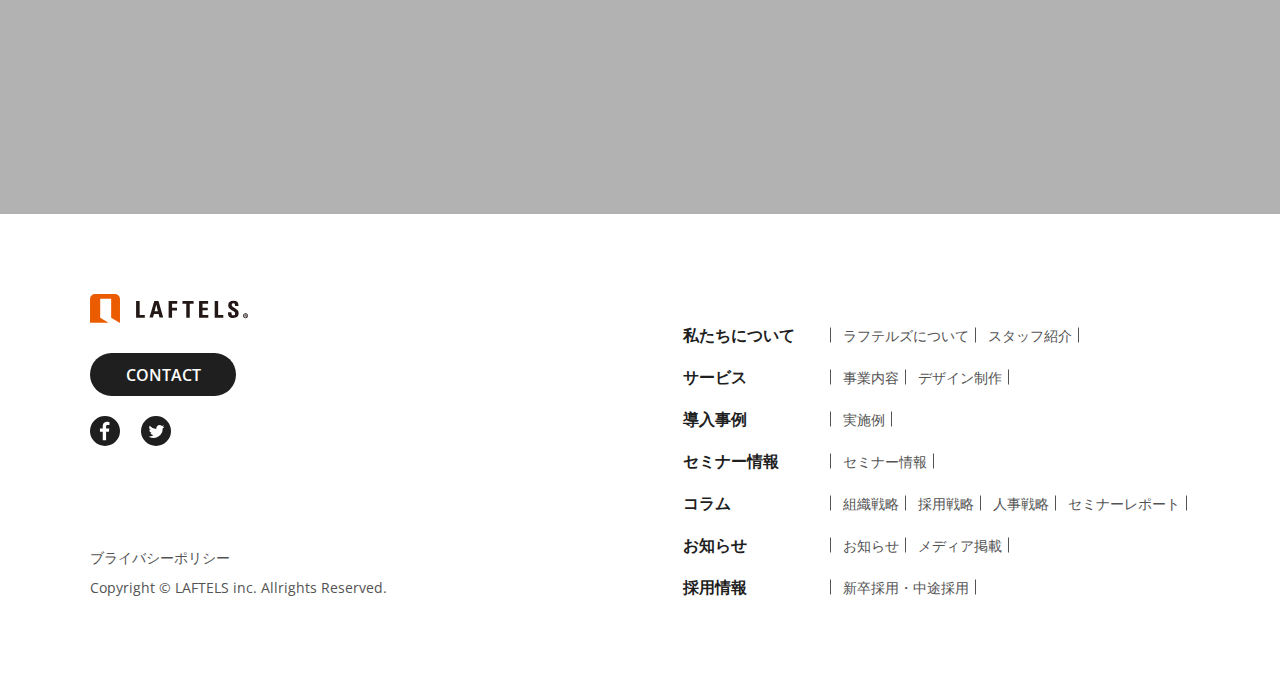
<file: about-detail.html>
<!DOCTYPE html>
<html lang="ja">

<head>
    <meta charset="UTF-8">
    <title>Laftels</title>
    <link rel="icon" type="image/png" href="./assets/img/common/fig_favicon.png">
    <meta name="format-detection" content="telephone=no" />
    <meta http-equiv="X-UA-Compatible" content="IE=edge" />
    <meta name="viewport" content="width=device-width, initial-scale=1.0, maximum-scale=1.0, user-scalable=no">
    <link rel="icon" href="./assets/img/common/favicon.ico">
    <link rel="preconnect" href="https://fonts.googleapis.com">
    <link rel="preconnect" href="https://fonts.gstatic.com" crossorigin>
    <link href="https://fonts.googleapis.com/css2?family=Open+Sans:wght@300;400;500;600;700&display=swap" rel="stylesheet">
    <link rel="stylesheet" href="./assets/css/animate.min.css">
    <link rel="stylesheet" href="./assets/css/slick.css">
    <link href="./assets/css/aos.css" rel="stylesheet">
    <link href="./assets/css/style.css" rel="stylesheet">
</head>

<body>
    <header class="l-header">
        <!-- Header desktop-->
        <div class="l-header-top">
            <div class="l-container-fluid">
                <div class="l-row">
                    <div class="l-col-auto">
                        <a class="l-header-top__logo" href="./index.html">
                            <img src="./assets/img/common/fig_logo.svg" alt="LAFTELS">
                        </a>
                    </div>
                    <div class="l-col l-header-top__col-right">
                        <div class="l-header-top__menu">
                            <ul>
                                <li>
                                    <a href="./about.html"><span class="ja">私たちについて</span><span
                                            class="en">ABOUT</span></a>
                                </li>
                                <li>
                                    <a href="./service.html"><span class="ja">サービス</span><span
                                            class="en">SERVICE</span></a>
                                </li>
                                <li>
                                    <a href="./case.html"><span class="ja">導入事例</span><span class="en">CASE</span></a>
                                </li>
                                <li>
                                    <a href="./seminar.html"><span class="ja">セミナー情報</span><span
                                            class="en">SEMINAR</span></a>
                                </li>
                                <li>
                                    <a href="./column.html"><span class="ja">コラム</span><span
                                            class="en">COLUMN</span></a>
                                </li>
                                <li>
                                    <a href="./news.html"><span class="ja">お知らせ</span><span class="en">NEWS</span></a>
                                </li>
                                <li>
                                    <a href="./recruit.html"><span class="ja">採用情報</span><span
                                            class="en">RECRUIT</span></a>
                                </li>
                            </ul>
                        </div>
                        <div class="l-header-top__info">
                            <div class="l-header-top__contact">
                                <a class="c-btn-round" href="./contact.html"><span class="ja">お問い合わせ</span><span
                                        class="en">CONTACT</span></a>
                            </div>
                            <div class="l-header-top__social-link">
                                <a href="https://www.facebook.com/laftels/" target="_blank">
                                    <img src="./assets/img/common/icn_facebook.svg" alt="facebook">
                                </a>
                                <a href="https://twitter.com/laftels" target="_blank">
                                    <img src="./assets/img/common/icn_twitter.svg" alt="twitter">
                                </a>
                            </div>
                        </div>
                    </div>
                </div>
            </div>
        </div>
        <!-- End header desktop -->

        <!-- Header mobile -->
        <div class="l-header-mb">
            <div class="l-container">
                <div class="l-row">
                    <div class="l-col-auto">
                        <a href="#">
                            <img src="./assets/img/common/fig_logo_mobile.svg" alt="">
                        </a>
                    </div>
                    <div class="l-col">
                        <div class="js-toggle-menu">
                            <span></span>
                            <span></span>
                            <span></span>
                        </div>
                        <div class="l-header-mb__menu">
                            <ul>
                                <li>
                                    <a href="#">
                                        <span>ABOUT</span>
                                        <svg xmlns="http://www.w3.org/2000/svg" width="8.121" height="13.414" viewBox="0 0 8.121 13.414">
                                            <path id="Path_271" data-name="Path 271" d="M0,12,6,6,0,0"
                                                transform="translate(0.707 0.707)" fill="none" stroke="#1f1f1f"
                                                stroke-width="2" />
                                        </svg>
                                    </a>
                                </li>
                                <li>
                                    <a href="#">
                                        <span>SERVICE</span>
                                        <svg xmlns="http://www.w3.org/2000/svg" width="8.121" height="13.414" viewBox="0 0 8.121 13.414">
                                            <path id="Path_271" data-name="Path 271" d="M0,12,6,6,0,0"
                                                transform="translate(0.707 0.707)" fill="none" stroke="#1f1f1f"
                                                stroke-width="2" />
                                        </svg>
                                    </a>
                                </li>
                                <li>
                                    <a href="#">
                                        <span>CASE</span>
                                        <svg xmlns="http://www.w3.org/2000/svg" width="8.121" height="13.414" viewBox="0 0 8.121 13.414">
                                            <path id="Path_271" data-name="Path 271" d="M0,12,6,6,0,0"
                                                transform="translate(0.707 0.707)" fill="none" stroke="#1f1f1f"
                                                stroke-width="2" />
                                        </svg>
                                    </a>
                                </li>
                                <li>
                                    <a href="#">
                                        <span>SEMINAR</span>
                                        <svg xmlns="http://www.w3.org/2000/svg" width="8.121" height="13.414" viewBox="0 0 8.121 13.414">
                                            <path id="Path_271" data-name="Path 271" d="M0,12,6,6,0,0"
                                                transform="translate(0.707 0.707)" fill="none" stroke="#1f1f1f"
                                                stroke-width="2" />
                                        </svg>
                                    </a>
                                </li>
                                <li>
                                    <a href="#">
                                        <span>COLUMN</span>
                                        <svg xmlns="http://www.w3.org/2000/svg" width="8.121" height="13.414" viewBox="0 0 8.121 13.414">
                                            <path id="Path_271" data-name="Path 271" d="M0,12,6,6,0,0"
                                                transform="translate(0.707 0.707)" fill="none" stroke="#1f1f1f"
                                                stroke-width="2" />
                                        </svg>
                                    </a>
                                </li>
                                <li>
                                    <a href="#">
                                        <span>NEWS</span>
                                        <svg xmlns="http://www.w3.org/2000/svg" width="8.121" height="13.414" viewBox="0 0 8.121 13.414">
                                            <path id="Path_271" data-name="Path 271" d="M0,12,6,6,0,0"
                                                transform="translate(0.707 0.707)" fill="none" stroke="#1f1f1f"
                                                stroke-width="2" />
                                        </svg>
                                    </a>
                                </li>
                                <li>
                                    <a href="#">
                                        <span>RECRUIT</span>
                                        <svg xmlns="http://www.w3.org/2000/svg" width="8.121" height="13.414" viewBox="0 0 8.121 13.414">
                                            <path id="Path_271" data-name="Path 271" d="M0,12,6,6,0,0"
                                                transform="translate(0.707 0.707)" fill="none" stroke="#1f1f1f"
                                                stroke-width="2" />
                                        </svg>
                                    </a>
                                </li>
                            </ul>
                            <div class="l-header-mb__info">
                                <div class="l-header-mb__contact">
                                    <a class="c-btn-round" href="./contact.html">CONTACT</a>
                                </div>
                                <div class="l-header-mb__social-link">
                                    <a href="https://www.facebook.com/laftels/" target="_blank">
                                        <img src="./assets/img/common/icn_facebook.svg" alt="facebook">
                                    </a>
                                    <a href="https://twitter.com/laftels" target="_blank">
                                        <img src="./assets/img/common/icn_twitter.svg" alt="twitter">
                                    </a>
                                </div>
                            </div>
                        </div>
                    </div>
                </div>
            </div>
        </div>
        <!-- End header mobile -->
    </header>


    <section>
        <div class="p-about-detail">
            <div class="c-top-mv">
                <!--- top mv pc-->
                <img class="c-top-mv__pc" src="./assets/img/about_detail/img_top-mv.jpg" alt="">
                <!---end top mv pc-->

                <!---top mv sp -->
                <img class="c-top-mv__sp" src="./assets/img/about_detail/img_top-mv.jpg" alt="">
                <!---end top mv sp -->
                <div class="c-top-mv__title">
                    <h3>キャッチコピーが入ります、<br /> キャッチコピーテキストテキストテキストテキスト。</h3>
                </div>
                <div class="p-about-detail__position">
                    <p>役職・肩書き</p>
                    <h3>
                        <strong>苗字 名前</strong>
                        <span>myoji namae</span>
                    </h3>
                </div>
            </div>


            <div class="p-about-detail__content">
                <div class="l-container">
                    <div class="l-row">
                        <div class="l-col p-about__content__left">
                            <img src="./assets/img//about_detail/img_content.png" alt="">
                        </div>
                        <div class="l-col p-about__content__right">
                            <h3>仕事のやりがい、趣味などについての</h3>
                            <p>
                                300文字程度の文章が入ります。テキストが入ります。テキストが入ります。テキストが入ります。テキストが入ります。テキストが入ります。テキストが入ります。テキストが入ります。テキストが入ります。テキストが入ります。テキストが入ります。テキストが入ります。テキストが入ります。テキストが入ります。テキストが入ります。テキストが入ります。テキストが入ります。
                            </p>
                        </div>
                    </div>
                </div>
            </div>
        </div>
    </section>

    <!-- Footer -->
    <footer class="l-footer">
        <div class="l-footer__recruit">
            <div class="l-container" data-aos="fade-left">
                <div class="c-title-center">
                    <h3>RECRUIT</h3>
                    <p>採用情報</p>
                </div>
                <p class="l-footer__recruit__desc">
                    新しいクルーを募集します。<br>共に戦い、社内外に大きなインパクトを<br class="sp">起こしてくれる<br>新たな仲間との出会いを楽しみにしています。
                </p>
                <a href="#" class="c-btn-effect">
                    <span>新卒採用/中途採用</span>
                    <svg xmlns="http://www.w3.org/2000/svg" width="8.021" height="13.921" viewBox="0 0 8.021 13.921">
                        <path id="Path_52" data-name="Path 52" d="M341.6,3657.392l6.43,6.43-6.43,6.43"
                            transform="translate(-341.069 -3656.862)" fill="none" stroke="#1f1f1f" stroke-width="1.5" />
                    </svg>
                </a>
            </div>
        </div>

        <div class="l-footer__doc-request">
            <div class="l-container" data-aos="fade-right">
                <div class="c-title-center">
                    <h3>資料請求</h3>
                </div>
                <p class="l-footer__doc-request__desc">
                    ラフテルズのサービスについての資料を<br class="sp">ダウンロードいただけます。<br>お気軽にお申し込みください。
                </p>
                <a href="#" class="c-btn-effect">
                    <span>資料請求をする</span>
                    <svg xmlns="http://www.w3.org/2000/svg" width="8.021" height="13.921" viewBox="0 0 8.021 13.921">
                        <path id="Path_52" data-name="Path 52" d="M341.6,3657.392l6.43,6.43-6.43,6.43"
                            transform="translate(-341.069 -3656.862)" fill="none" stroke="#1f1f1f" stroke-width="1.5" />
                    </svg>
                </a>
            </div>
        </div>

        <div class="l-footer__main">
            <div class="l-container">
                <div class="l-row">
                    <div class="l-footer__main__col">
                        <a href="#" class="l-footer__main__logo">
                            <img src="./assets/img/common/fig_logo.svg" alt="laftels">
                        </a>
                        <div class="l-footer__main__link-sp">
                            <ul>
                                <li>
                                    <a href="#" class="l-footer__main__category">ABOUT</a>
                                    <a href="#" class="l-footer__main__category-child">ラフテルズについて</a>
                                    <a href="#" class="l-footer__main__category-child">スタッフ紹介</a>
                                </li>
                                <li>
                                    <a href="#" class="l-footer__main__category">SERVICE</a>
                                    <a href="#" class="l-footer__main__category-child">事業内容</a>
                                    <a href="#" class="l-footer__main__category-child">デザイン制作</a>
                                </li>
                                <li>
                                    <a href="#" class="l-footer__main__category">CASE</a>
                                    <a href="#" class="l-footer__main__category-child">実施例</a>
                                </li>
                                <li>
                                    <a href="#" class="l-footer__main__category">SEMINAR</a>
                                    <a href="#" class="l-footer__main__category-child">セミナー情報</a>
                                </li>
                                <li>
                                    <a href="#" class="l-footer__main__category">COLUMN</a>
                                    <a href="#" class="l-footer__main__category-child">組織戦略</a>
                                    <a href="#" class="l-footer__main__category-child">採用戦略</a>
                                    <a href="#" class="l-footer__main__category-child">人事戦略</a>
                                    <a href="#" class="l-footer__main__category-child">セミナーレポート</a>
                                </li>
                                <li>
                                    <a href="#" class="l-footer__main__category">NEWS</a>
                                    <a href="#" class="l-footer__main__category-child">お知らせ</a>
                                    <a href="#" class="l-footer__main__category-child">メディア掲載</a>
                                </li>
                                <li>
                                    <a href="#" class="l-footer__main__category">RECRUIT</a>
                                    <a href="#" class="l-footer__main__category-child">新卒採用・中途採用</a>
                                </li>
                            </ul>
                        </div>
                        <div class="l-footer__main__privacy-sp">
                            <a href="#">ブライバシーポリシー</a>
                        </div>
                        <a class="c-btn-round" href="./contact.html">CONTACT</a>
                        <div class="l-footer__main__social-link">
                            <a href="https://www.facebook.com/laftels/" target="_blank">
                                <img src="./assets/img/common/icn_facebook.svg" alt="facebook">
                            </a>
                            <a href="https://twitter.com/laftels" target="_blank">
                                <img src="./assets/img/common/icn_twitter.svg" alt="twitter">
                            </a>
                        </div>
                        <div class="l-footer__main__privacy">
                            <a href="#">ブライバシーポリシー</a>
                        </div>
                        <div class="l-footer__main__copy-right">Copyright © LAFTELS inc. Allrights Reserved.</div>
                    </div>
                    <div class="l-footer__main__col">
                        <div class="l-footer__main__link">
                            <ul>
                                <li>
                                    <a href="#" class="l-footer__main__category">私たちについて</a>
                                    <a href="#" class="l-footer__main__category-child">ラフテルズについて</a>
                                    <a href="#" class="l-footer__main__category-child">スタッフ紹介</a>
                                </li>
                                <li>
                                    <a href="#" class="l-footer__main__category">サービス</a>
                                    <a href="#" class="l-footer__main__category-child">事業内容</a>
                                    <a href="#" class="l-footer__main__category-child">デザイン制作</a>
                                </li>
                                <li>
                                    <a href="#" class="l-footer__main__category">導入事例</a>
                                    <a href="#" class="l-footer__main__category-child">実施例</a>
                                </li>
                                <li>
                                    <a href="#" class="l-footer__main__category">セミナー情報</a>
                                    <a href="#" class="l-footer__main__category-child">セミナー情報</a>
                                </li>
                                <li>
                                    <a href="#" class="l-footer__main__category">コラム</a>
                                    <a href="#" class="l-footer__main__category-child">組織戦略</a>
                                    <a href="#" class="l-footer__main__category-child">採用戦略</a>
                                    <a href="#" class="l-footer__main__category-child">人事戦略</a>
                                    <a href="#" class="l-footer__main__category-child">セミナーレポート</a>
                                </li>
                                <li>
                                    <a href="#" class="l-footer__main__category">お知らせ</a>
                                    <a href="#" class="l-footer__main__category-child">お知らせ</a>
                                    <a href="#" class="l-footer__main__category-child">メディア掲載</a>
                                </li>
                                <li>
                                    <a href="#" class="l-footer__main__category">採用情報</a>
                                    <a href="#" class="l-footer__main__category-child">新卒採用・中途採用</a>
                                </li>
                            </ul>
                        </div>
                    </div>
                </div>
            </div>
        </div>
    </footer>
    <!-- End footer -->

    <!-- Javascript -->
    <script src="./assets/js/jquery.min.js"></script>
    <script src="./assets/js/aos.js"></script>
    <script src="./assets/js/slick.min.js"></script>
    <script src="./assets/js/jquery.easing.min.js"></script>
    <script src="./assets/js/jquery.nice-select.min.js"></script>
    <script src="./assets/js/jquery.menu.js"></script>
    <script src="./assets/js/jquery.common.js"></script>
    <script src="./assets/js/jquery.index.js"></script>
</body>

</html>
</file>
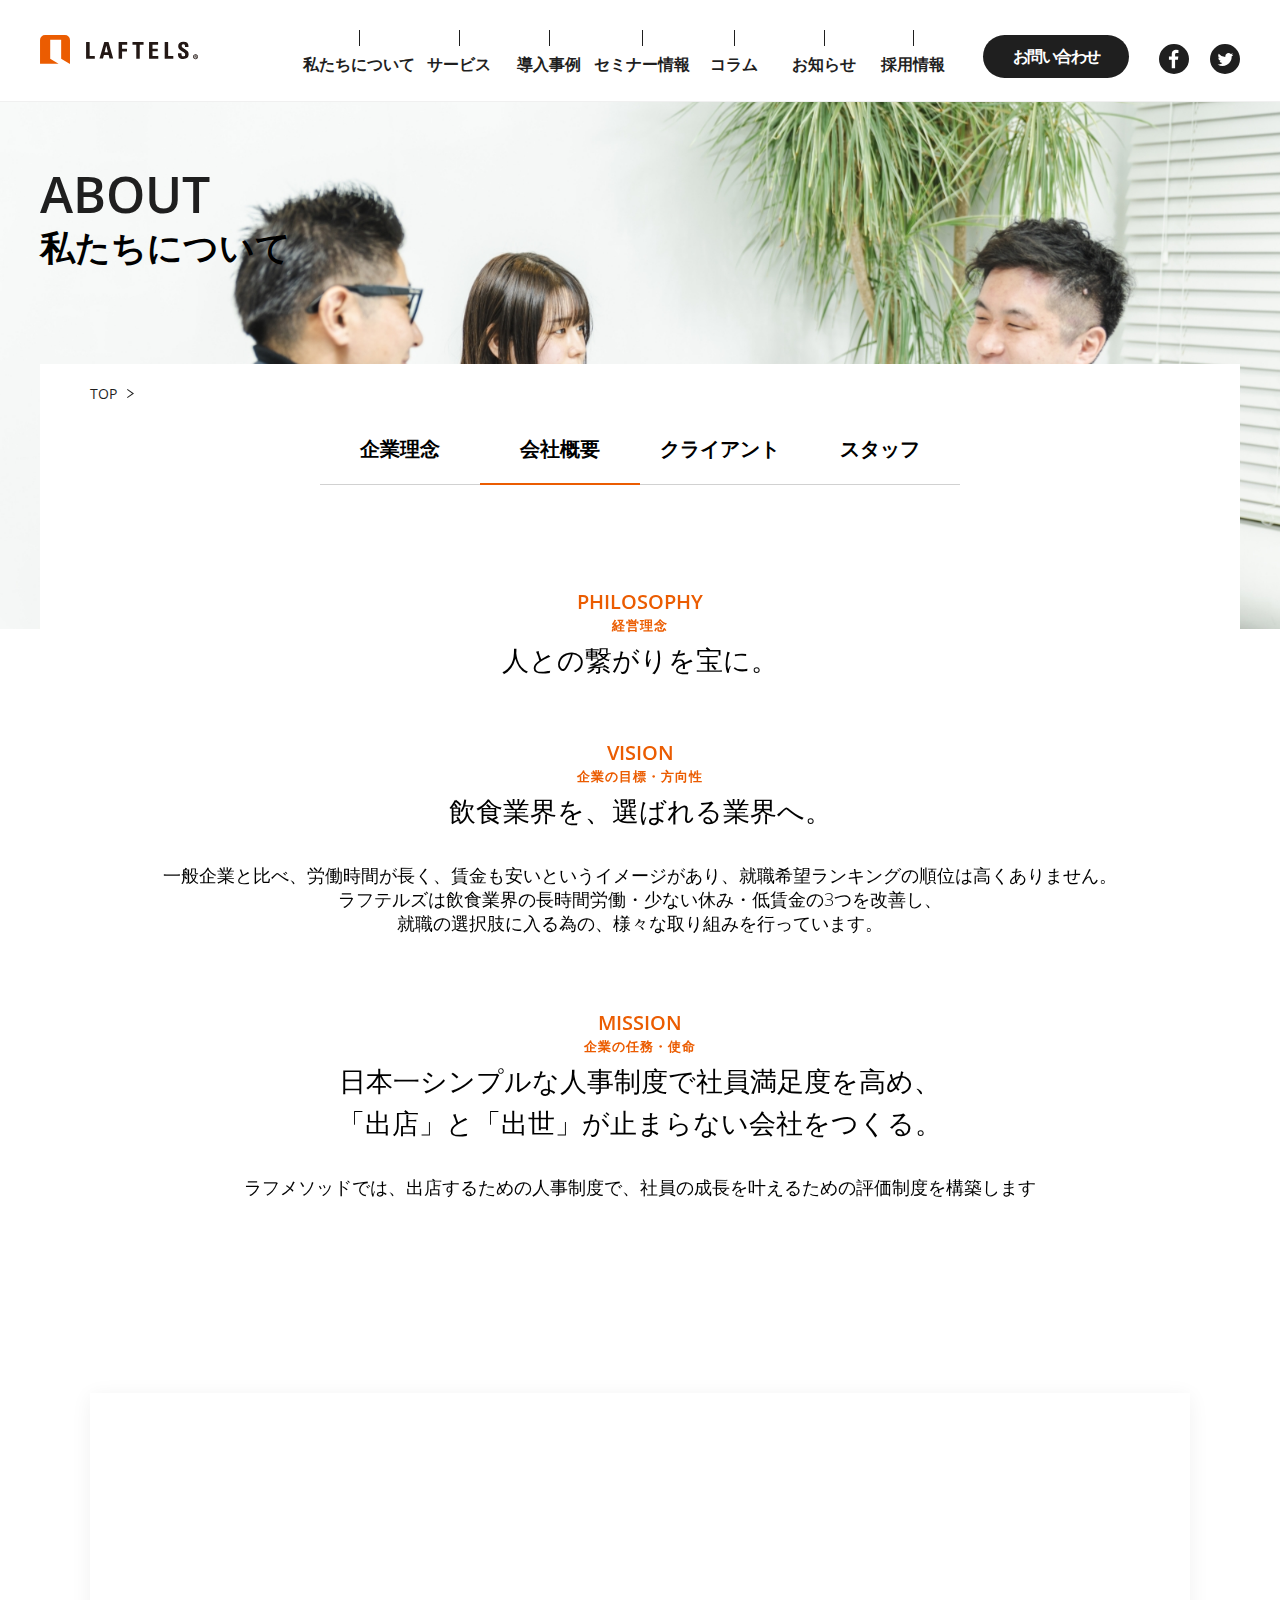
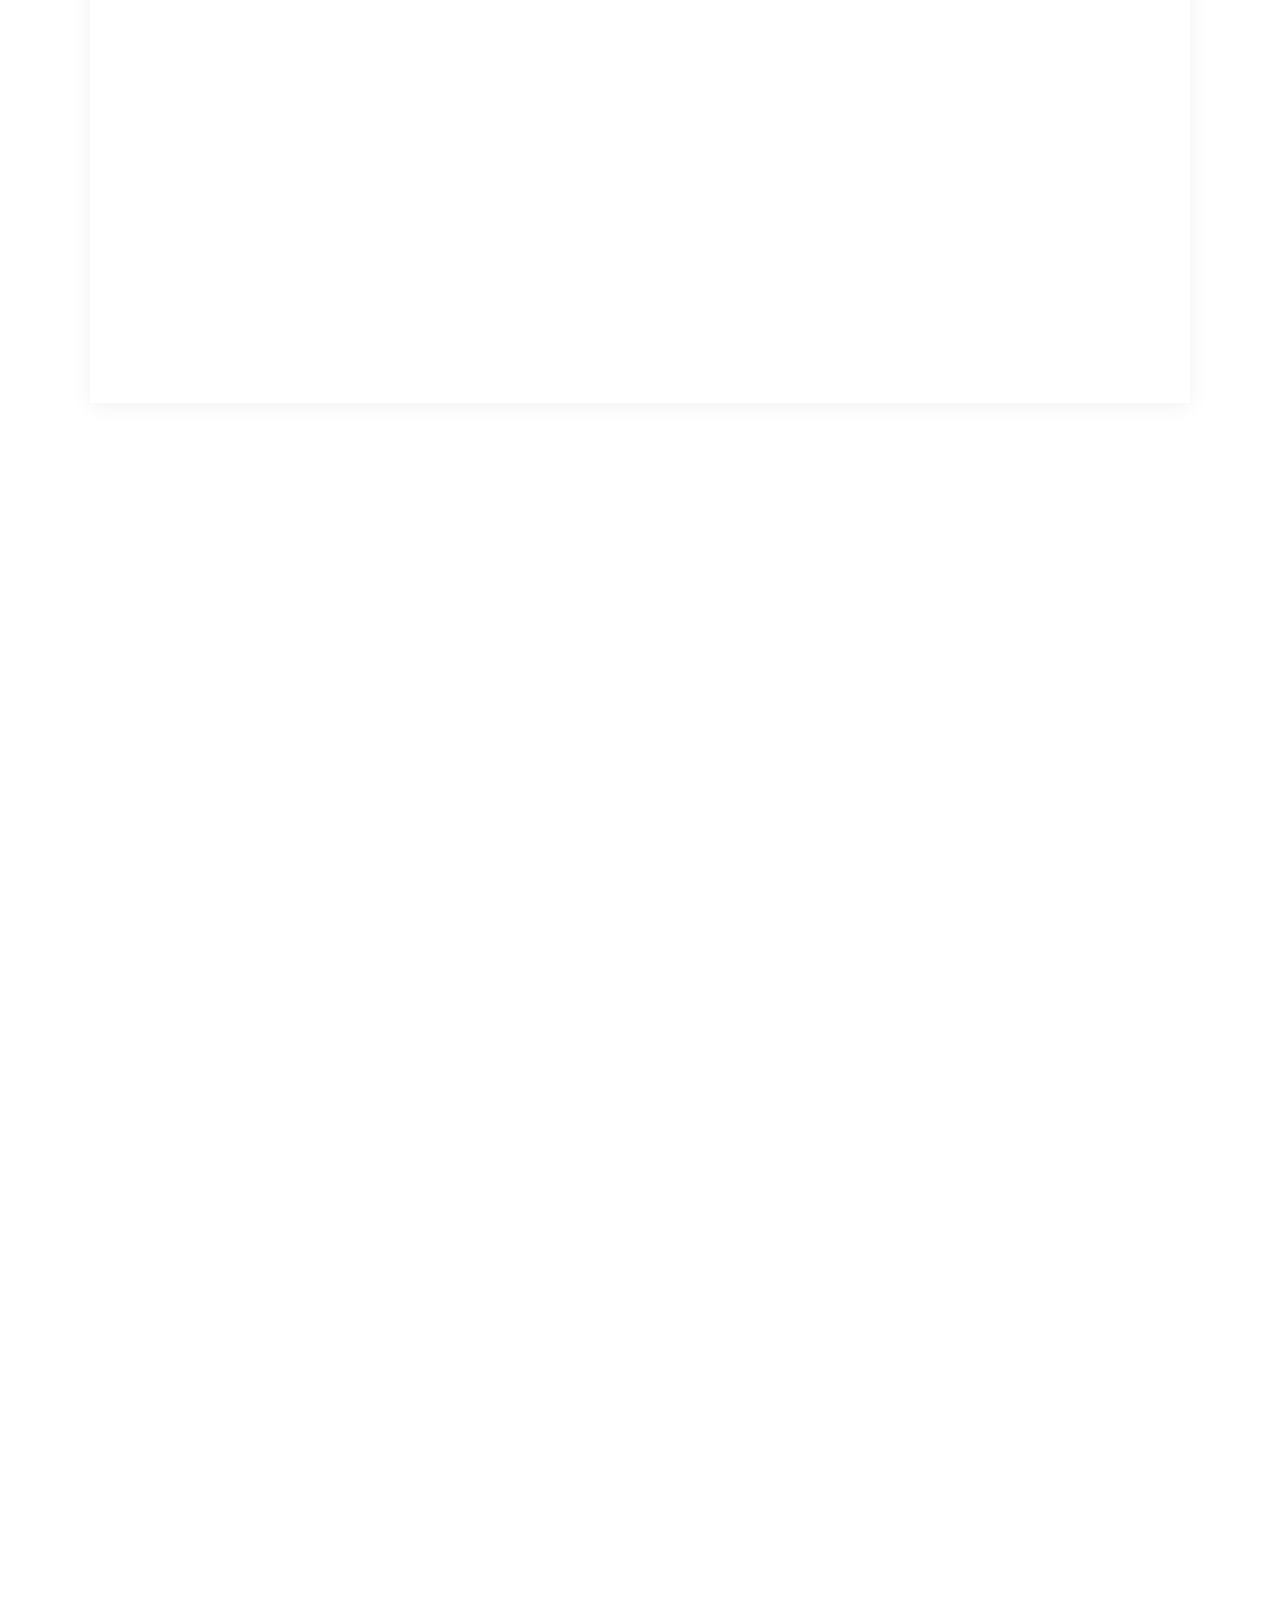
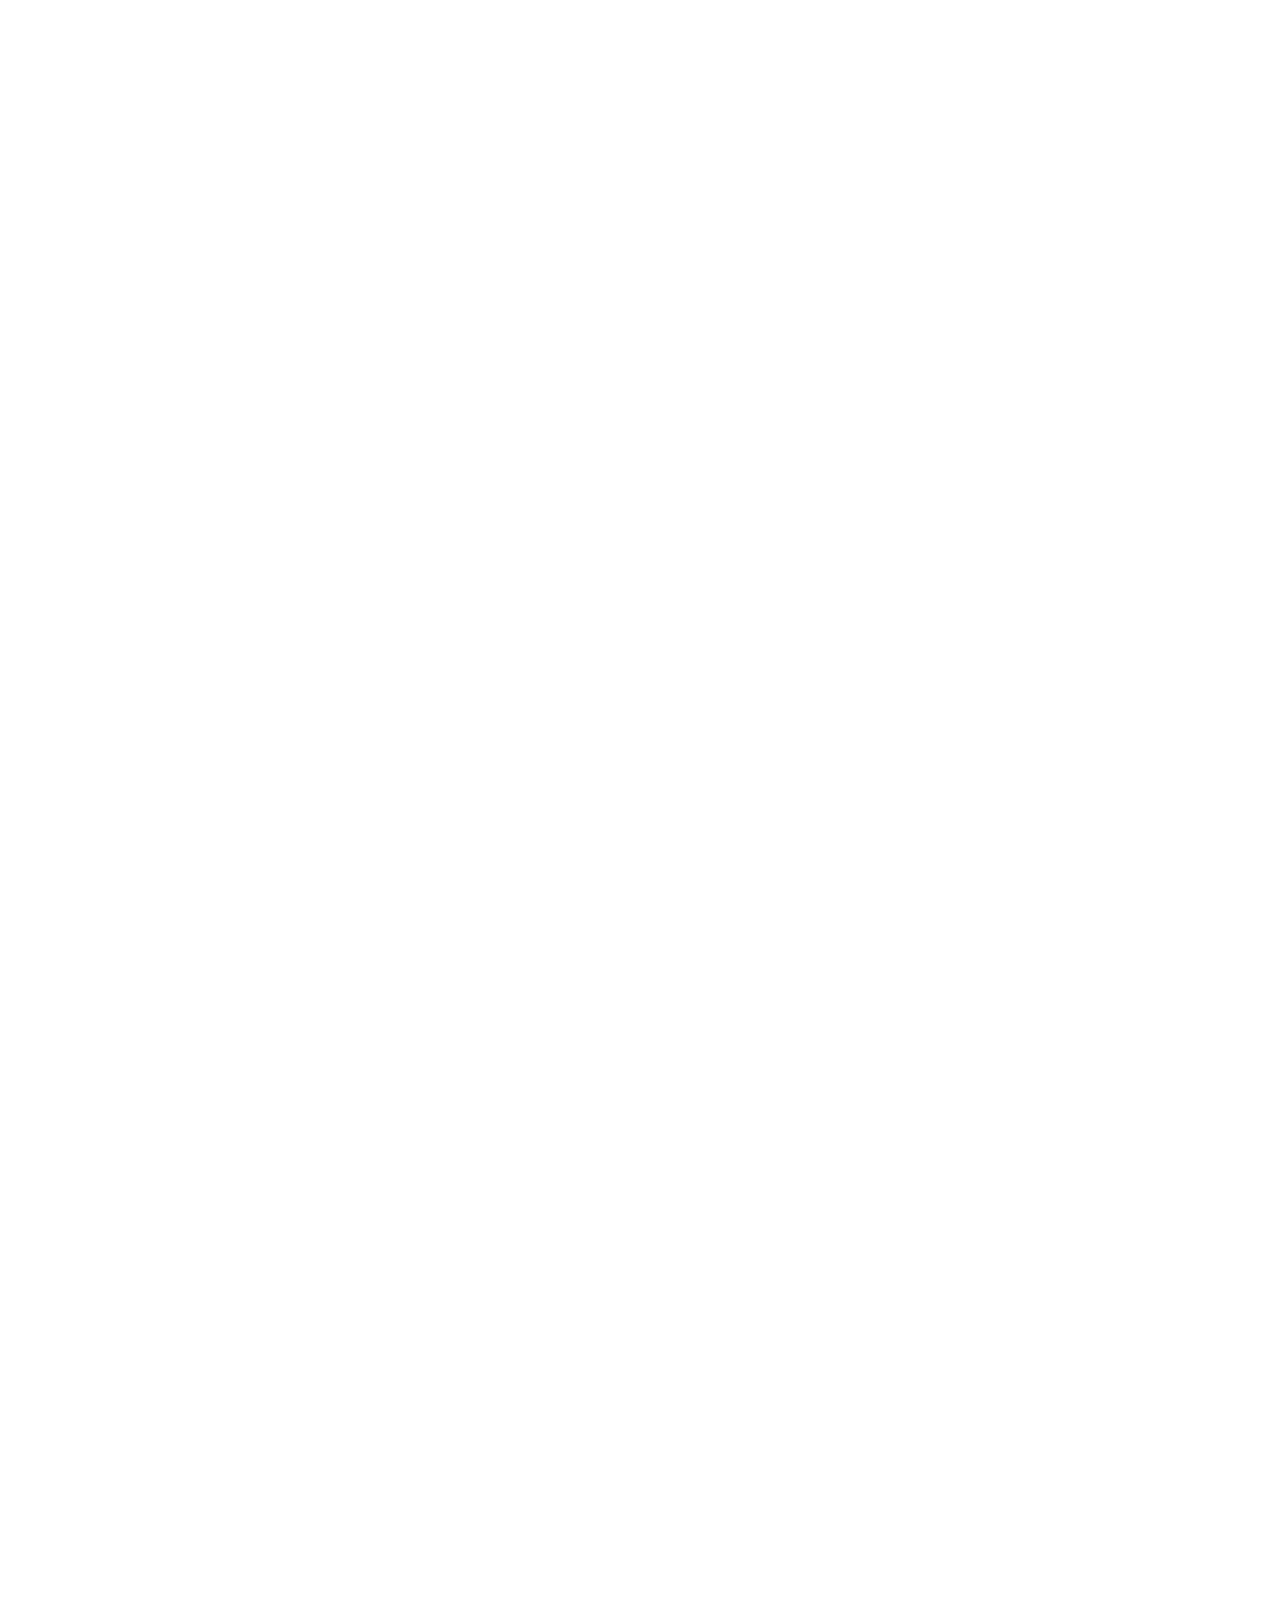
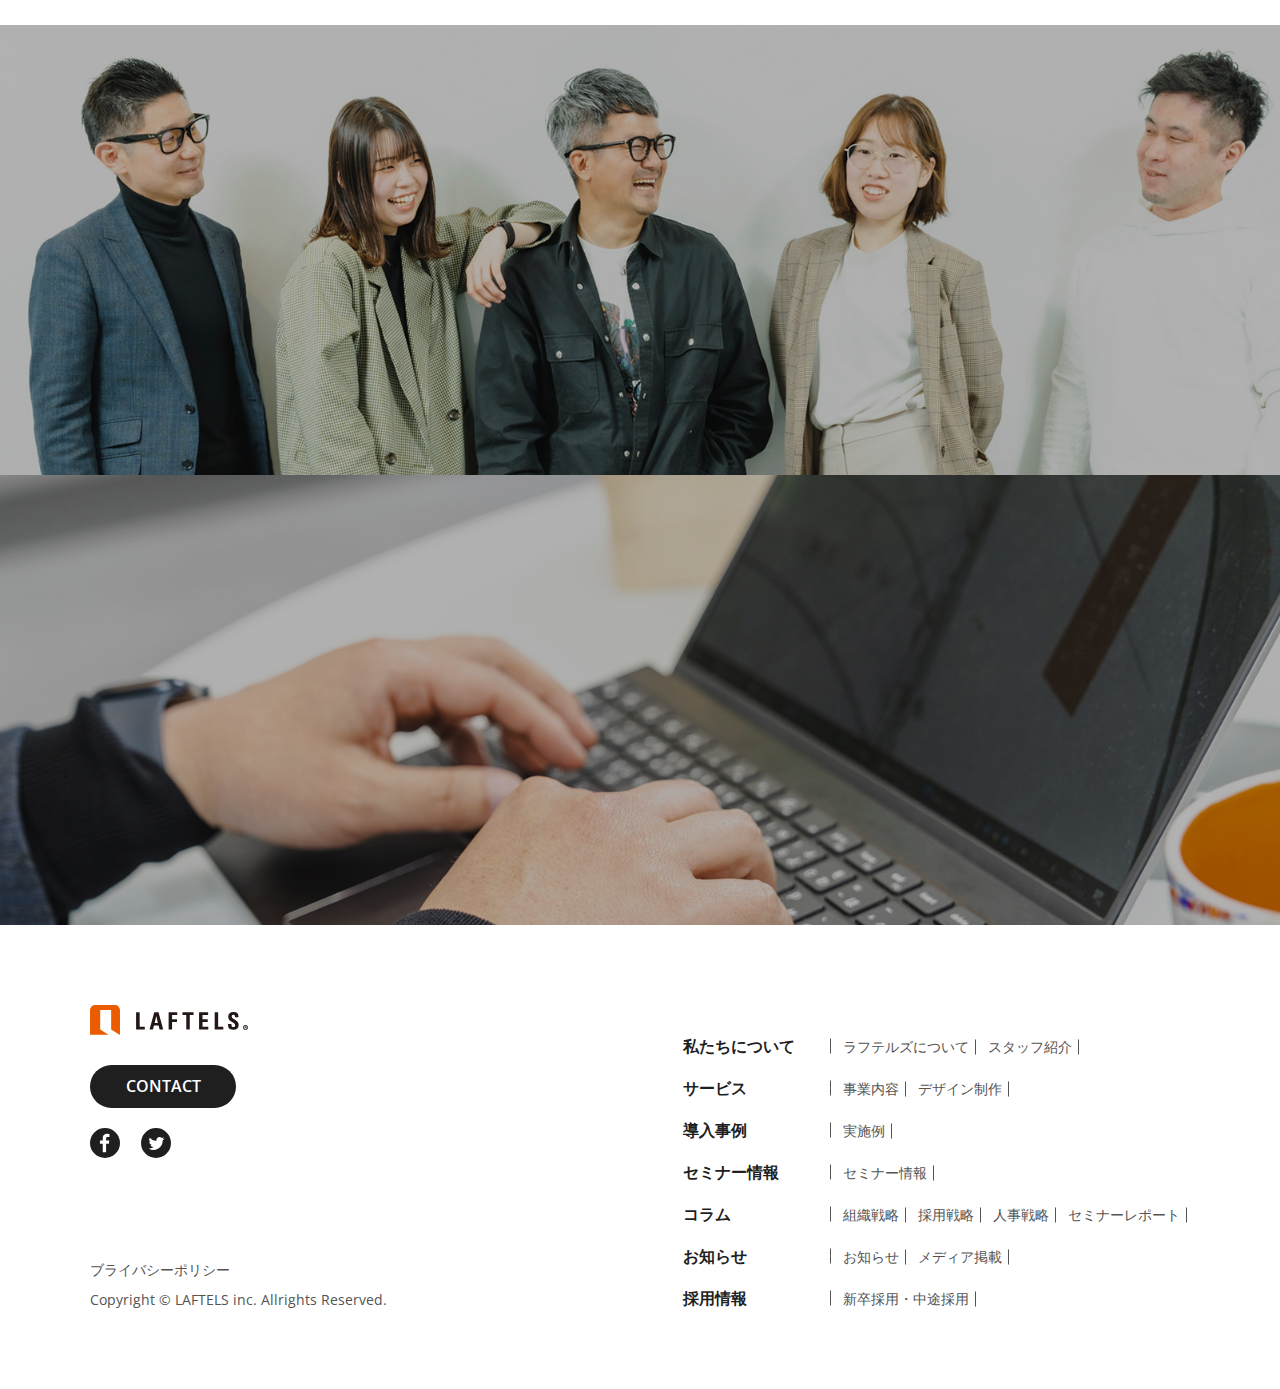
<file: about-pc.html>
<!DOCTYPE html>
<html lang="ja">
	<head>
		<meta charset="UTF-8">
		<title>Laftels</title>
		<meta name="format-detection" content="telephone=no" />
		<meta http-equiv="X-UA-Compatible" content="IE=edge" />
		<meta name="viewport" content="width=device-width, initial-scale=1.0, maximum-scale=1.0, user-scalable=no">
		<link rel="icon" href="./assets/img/common/favicon.ico">
		<link rel="preconnect" href="https://fonts.googleapis.com">
		<link rel="preconnect" href="https://fonts.gstatic.com" crossorigin>
		<link href="https://fonts.googleapis.com/css2?family=Open+Sans:wght@300;400;500;600;700&display=swap" rel="stylesheet">
		<link rel="stylesheet" href="./assets/css/animate.min.css">
		<link rel="stylesheet" href="./assets/css/slick.css">
		<link href="./assets/css/aos.css" rel="stylesheet">
		<link href="./assets/css/style.css" rel="stylesheet">
		<!-- Javascript -->
		<script src="./assets/js/jquery.min.js"></script>
		<script src="./assets/js/aos.js"></script>
		<script src="./assets/js/slick.min.js"></script>
		<script src="./assets/js/jquery.easing.min.js"></script>
		<script src="./assets/js/jquery.common.js"></script>
	</head>
	<body>
		<header class="l-header">
			<!-- Header desktop-->
			<div class="l-header-top">
				<div class="l-container-fluid">
					<div class="l-row">
						<div class="l-col-auto">
							<a class="l-header-top__logo" href="./index.html">
								<img src="./assets/img/common/fig_logo.svg" alt="LAFTELS">
							</a>
						</div>
						<div class="l-col l-header-top__col-right">
							<div class="l-header-top__menu">
								<ul>
									<li>
										<a href="./about.html"><span class="ja">私たちについて</span><span
												class="en">ABOUT</span></a>
									</li>
									<li>
										<a href="./service.html"><span class="ja">サービス</span><span
												class="en">SERVICE</span></a>
									</li>
									<li>
										<a href="./case.html"><span class="ja">導入事例</span><span class="en">CASE</span></a>
									</li>
									<li>
										<a href="./seminar.html"><span class="ja">セミナー情報</span><span
												class="en">SEMINAR</span></a>
									</li>
									<li>
										<a href="./column.html"><span class="ja">コラム</span><span
												class="en">COLUMN</span></a>
									</li>
									<li>
										<a href="./news.html"><span class="ja">お知らせ</span><span class="en">NEWS</span></a>
									</li>
									<li>
										<a href="./recruit.html"><span class="ja">採用情報</span><span
												class="en">RECRUIT</span></a>
									</li>
								</ul>
							</div>
							<div class="l-header-top__info">
								<div class="l-header-top__contact">
									<a class="c-btn-round" href="./contact.html"><span class="ja">お問い合わせ</span><span
											class="en">CONTACT</span></a>
								</div>
								<div class="l-header-top__social-link">
									<a href="https://www.facebook.com/laftels/" target="_blank">
										<img src="./assets/img/common/icn_facebook.svg" alt="facebook">
									</a>
									<a href="https://twitter.com/laftels" target="_blank">
										<img src="./assets/img/common/icn_twitter.svg" alt="twitter">
									</a>
								</div>
							</div>
						</div>
					</div>
				</div>
			</div>
			<!-- End header desktop -->
	
			<!-- Header mobile -->
			<div class="l-header-mb">
				<div class="l-container">
					<div class="l-row">
						<div class="l-col-auto">
							<a href="./index.html">
								<img src="./assets/img/common/fig_logo_mobile.svg" alt="">
							</a>
						</div>
						<div class="l-col">
							<div class="js-toggle-menu">
								<span></span>
								<span></span>
								<span></span>
							</div>
							<div class="l-header-mb__menu">
								<ul>
									<li>
										<a href="./about.html">
											<span>ABOUT</span>
										</a>
									</li>
									<li>
										<a href="./service.html">
											<span>SERVICE</span>
										</a>
									</li>
									<li>
										<a href="./case.html">
											<span>CASE</span>
										</a>
									</li>
									<li>
										<a href="./seminar.html">
											<span>SEMINAR</span>
										</a>
									</li>
									<li>
										<a href="./column.html">
											<span>COLUMN</span>
										</a>
									</li>
									<li>
										<a href="./news.html">
											<span>NEWS</span>
										</a>
									</li>
									<li>
										<a href="./recruit.html">
											<span>RECRUIT</span>
										</a>
									</li>
								</ul>
								<div class="l-header-mb__info">
									<div class="l-header-mb__contact">
										<a class="c-btn-round" href="./contact.html">CONTACT</a>
									</div>
									<div class="l-header-mb__social-link">
										<a href="https://www.facebook.com/laftels/" target="_blank">
											<img src="./assets/img/common/icn_facebook.svg" alt="facebook">
										</a>
										<a href="https://twitter.com/laftels" target="_blank">
											<img src="./assets/img/common/icn_twitter.svg" alt="twitter">
										</a>
									</div>
								</div>
							</div>
						</div>
					</div>
				</div>
			</div>
			<!-- End header mobile -->
		</header>

		<section class="p-about-pc">
		
			<div class="c-top-mv">
                <!--- top mv pc-->
                <img class="w-100 c-top-mv__pc" src="./assets/img/about/img_top-mv.jpg" alt="">
                <!---end top mv pc-->
    
                <!---top mv sp -->
                <img class="w-100 c-top-mv__sp" src="./assets/img/about-pc/img_top-mv_sp.jpg" alt="">
                <!---end top mv sp -->
                <div class="c-top-mv__title">
                    <h3>ABOUT</h3>
                    <p>私たちについて</p>
                </div>
            </div>

            <div class="p-about-pc__content">
                <div class="l-container">
                    <div class="p-about-pc__content__inner">
                        <nav class="c-breadcrumb">
                            <ul>
                                <li><a href="#">TOP</a></li>
                                <li class="sp"><a href="#">私たちについて</a></li>
                                <li class="active"><a href="#"></a></li>
                            </ul>
                        </nav>

                        <div class="c-tabs">
                            <div class="c-tabs__nav pc">
                                <ul>
                                    <li><a href="#tab1">企業理念</a></li>
                                    <li class="active"><a href="#tab2">会社概要</a></li>
                                    <li><a href="#tab3">クライアント</a></li>
                                    <li><a href="#tab4">スタッフ</a></li>
                                </ul> 
                            </div>

                            <div class="c-tabs__nav sp">
                                <ul>
                                    <li><a href="#tab1">企業理念</a></li>
                                    <li><a href="#tab2">会社概要</a></li>
                                    <li><a href="#tab3">クライアント</a></li>
                                    <li><a href="#tab4">スタッフ</a></li>
                                </ul> 
                            </div>
                        </div>

						<div class="p-about-pc__intro" data-aos="fade-up">
							<div class="p-about-pc__intro__section">
								<div class="p-about-pc__intro__title">
									<h3>PHILOSOPHY</h3>
									<p>経営理念</p>
								</div>
								<h2>人との繋がりを宝に。</h2>
								<p class="p-about-pc__intro__desc"></p>
							</div>

							<div class="p-about-pc__intro__section">
								<div class="p-about-pc__intro__title">
									<h3>VISION</h3>
									<p>企業の目標・方向性</p>
								</div>
								<h2> 飲食業界を、選ばれる業界へ。</h2>
								<p class="p-about-pc__intro__desc pc">
									一般企業と比べ、労働時間が長く、賃金も安いというイメージがあり、就職希望ランキングの順位は高くありません。<br>
									ラフテルズは飲食業界の長時間労働・少ない休み・低賃金の3つを改善し、<br>
									就職の選択肢に入る為の、様々な取り組みを行っています。
								</p>
								<p class="p-about-pc__intro__desc sp">
									一般企業と比べ、労働時間が長く、賃金も<br>
									安いというイメージがあり、就職希望<br>
									ランキングの順位は高くありません。<br>
									ラフテルズは飲食業界の長時間労働・少ない休み・低賃金の3つを改善し、就職の選択肢に入る<br>
									為の、様々な取り組みを行っています。
								</p>
							</div>

							<div class="p-about-pc__intro__section">
								<div class="p-about-pc__intro__title">
									<h3>MISSION</h3>
									<p>企業の任務・使命</p>
								</div>
								<h2 class="pc"> 
									日本一シンプルな人事制度で社員満足度を高め、<br>
									「出店」と「出世」が止まらない会社をつくる。
								</h2>
								<h2 class="sp"> 
									日本一シンプルな人事制度で<br>
									社員満足度を高め、<br>
									 「出店」と「出世」が止まらない<br>
									会社をつくる。
								</h2>
								<p class="p-about-pc__intro__desc pc">
									ラフメソッドでは、出店するための人事制度で、社員の成長を叶えるための評価制度を構築します
								</p>
								<p class="p-about-pc__intro__desc sp">
									ラフメソッドでは、出店するための人事制度で、社員の成長を叶えるための<br>評価制度を構築します
								</p>
							</div>
						</div>

						<div class="p-about-pc__credo">
							<div class="p-about-pc__credo__title" data-aos="fade-up">
								<div class="c-title-center">
									<h3>CREDO</h3>
									<p>行動指針</p>
								</div>
							</div>
							<div class="p-about-pc__credo__inner">
								<ul>
									<li data-aos="fade-up">
										<div class="p-about-pc__credo__label">
											<b>１．</b>信じる
										</div>
										<div class="p-about-pc__credo__value pc">
											今の自分と、未来の自分を信じろ。信じている仲間は、必要なアドバイスをくれる。迷うな！仲間の「絶対」は100％正解。
										</div>
										<div class="p-about-pc__credo__value sp">
											今の自分と、未来の自分を信じろ。<br>信じている仲間は、必要なアドバイスをくれる。迷うな！<br>仲間の「絶対」は100％正解。
										</div>
									</li>
									<li data-aos="fade-up">
										<div class="p-about-pc__credo__label">
											<b>２．</b>受け止める
										</div>
										<div class="p-about-pc__credo__value pc">
											相手の価値観を肯定しよう。自分をアップデートする瞬間だ。まずは受け止めて実行しよう。アドバイスをもらえる時は今しかない。選択するのは、その後だ。
										</div>
										<div class="p-about-pc__credo__value sp">
											相手の価値観を肯定しよう。<br>自分をアップデートする瞬間だ。まずは受け止めて実行しよう。アドバイスをもらえる時は今しかない。選択するのは、その後だ。
										</div>
									</li>
									<li data-aos="fade-up">
										<div class="p-about-pc__credo__label">
											<b>３．</b>頼る
										</div>
										<div class="p-about-pc__credo__value pc">
											「頼る」を使おう。寄りかかるではなく、壁を破る為、目的を達成する為、<br>自分をさらけ出そう。仲間は「頼られる」のを待っている。
										</div>
										<div class="p-about-pc__credo__value sp">
											「頼る」を使おう。寄りかかるではなく、<br>壁を破る為、目的を達成する為、自分をさらけ出そう。<br>仲間は「頼られる」のを待っている。
										</div>
									</li>
									<li data-aos="fade-up">
										<div class="p-about-pc__credo__label">
											<b>４．</b>葛藤
										</div>
										<div class="p-about-pc__credo__value pc">
											「葛藤」は、変化する為のスタートライン。成長している人は、常に「葛藤」がそばにある。逃げるな。欲張れ。社会と自分と向き合え。
										</div>
										<div class="p-about-pc__credo__value sp">
											「葛藤」は、変化する為のスタートライン。成長している人は、常に「葛藤」がそばにある。<br>逃げるな。欲張れ。社会と自分と向き合え。
										</div>
									</li>
									<li data-aos="fade-up">
										<div class="p-about-pc__credo__label">
											<b>５．</b>祝う
										</div>
										<div class="p-about-pc__credo__value">
											祝い事は、仲間を巻き込み本気の全力で！些細なコトも、大事なコトも！相手を想い、<br>毎回みんなで101％楽しもう！
										</div>
									</li>
								</ul>
							</div>
						</div>

						<div class="p-about-pc__image pc" data-aos="fade-up">
							<div class="l-container">
								<img src="./assets/img/about-pc/img_big-img.jpg" alt="">
							</div>
						</div>

						<div class="p-about-pc__image sp" data-aos="fade-up">
							<img src="./assets/img/about-pc/img_big-img_sp.jpg" alt="">
						</div>

						<div class="p-about-pc__company">
							<div class="p-about-pc__company__title" data-aos="fade-up">
								<div class="c-title-center">
									<h3>COMPANY</h3>
									<p>会社概要</p>
								</div>
							</div>
							<div class="p-about-pc__company__intro">
								<div class="p-about-pc__company__info" data-aos="fade-right">
									<ul>
										<li>
											<h5>会社概要</h5>
											<p>株式会社ラフテルズ（英語表記：LAFTELS）</p>
										</li>
										<li>
											<h5>設立年月日</h5>
											<p>2011年8月</p>
										</li>
										<li>
											<h5>代表取締役</h5>
											<p>井上 高司（Takashi Inoue）</p>
										</li>
										<li>
											<h5>取締役</h5>
											<p>道下 隆（Takashi Michishita）</p>
										</li>
										<li>
											<h5>社外取締役</h5>
											<p>宇根 陽介（Yosuke Une）</p>
										</li>
										<li>
											<h5>E-MAIL</h5>
											<p>info@laftels.com</p>
										</li>
										<li>
											<h5>TEL</h5>
											<p>03 6812 9172</p>
										</li>
										<li>
											<h5>FAX</h5>
											<p>03 6812 9173</p>
										</li>
										<li>
											<h5>認可</h5>
											<p>有料職業紹介事業　厚生労働大臣許可番号13-ユ-306865</p>
										</li>
									</ul>
								</div>
								<div class="p-about-pc__company__img" data-aos="fade-left">
									<img src="./assets/img/about-pc/img_company_01.jpg" alt="">
								</div>
							</div>

							<div class="p-about-pc__company__location">
								<div class="p-about-pc__company__location-img" data-aos="fade-right">
									<img src="./assets/img/about-pc/img_company_02.jpg" alt="">
								</div>
								<div class="p-about-pc__company__location-info" data-aos="fade-left">
									<div class="p-about-pc__company__head-office">
										<h5>本社所在地</h5>
										<p>
											〒151-0051　<br>東京都渋谷区千駄ヶ谷 1-22-6 松山ビル3F
											<a href="#"><img class="icn_location" src="./assets/img/about-pc/icn_location.svg" alt=""></a>
										</p>
									</div>
									<div class="p-about-pc__company__transportation">
										<h5>交通情報</h5>
										<p>
											〒151-0051　東京都渋谷区千駄ヶ谷 1-22-6 松山ビル3F<br>
											ＪＲ中央線「代々木駅」徒歩7分<br>
											ＪＲ中央線「千駄ケ谷駅」徒歩5分<br>
											都営大江戸線「国立競技場駅」徒歩5分<br>
											東京メトロ副都心線「北参道駅」徒歩5分<br>
											※お近くにお越しの際は、是非お立ち寄り下さい。<br>
											皆様方のご来社を心よりお待ち申し上げております。<br>
										</p>
									</div>
								</div>
							</div>
						</div>
                    </div>
                </div>

				<div class="p-about-pc__office" data-aos="fade-up">
					<div class="l-container">
						<div class="p-about-pc__office__title">
							<div class="c-title-center">
								<h3>OFFICE</h3>
								<p>オフィス紹介</p>
							</div>
						</div>
						<div class="p-about-pc__office__label">スライドショー</div>
						<div class="p-about-pc__office__slider">
							<div class="p-about-pc__office__item">
								<a href="#">
									<span>エントランス</span>
									<img src="./assets/img/about-pc/img_office_01.jpg" alt="">
								</a>
							</div>
							<div class="p-about-pc__office__item">
								<a href="#">
									<span>勤務スペース</span>
									<img src="./assets/img/about-pc/img_office_02.jpg" alt="">
								</a>
							</div>
							<div class="p-about-pc__office__item">
								<a href="#">
									<span>キャプション</span>
									<img src="./assets/img/about-pc/img_office_03.jpg" alt="">
								</a>
							</div>
							<div class="p-about-pc__office__item">
								<a href="#">
									<span>エントランス</span>
									<img src="./assets/img/about-pc/img_office_04.jpg" alt="">
								</a>
							</div>
							<div class="p-about-pc__office__item">
								<a href="#">
									<span>キャプション</span>
									<img src="./assets/img/about-pc/img_office_02.jpg" alt="">
								</a>
							</div>
						</div>
					</div>
					
				</div>

				<div class="p-about-pc__client" data-aos="fade-up">
					<div class="l-container">
						<div class="p-about-pc__client__title">
							<div class="c-title-center">
								<h3>CLIENT</h3>
								<p>クライアント</p>
							</div>
						</div>
					</div>
					<div class="p-about-pc__client__list pc">
						<img src="./assets/img/about-pc/img_clients.png" alt="">
					</div>
					<div class="p-about-pc__client__list sp">
						<img src="./assets/img/about-pc/img_clients_sp.png" alt="">
					</div>
					<div class="p-about-pc__client__grid">
						<div class="l-container">
							<div class="l-row">
								<div class="p-about-pc__client__col">
									<a href="#" class="p-about-pc__client__box">
										<label>飲食業界</label>
										<img src="./assets/img/about-pc/img_client_01.jpg" alt="">
										<h5>株式会社善丸コーポレーション</h5>
									</a>
								</div>
								<div class="p-about-pc__client__col">
									<a href="#" class="p-about-pc__client__box">
										<label>飲食業界</label>
										<img src="./assets/img/about-pc/img_client_02.jpg" alt="">
										<h5>マニアプロデュース株式会社</h5>
									</a>
								</div>
								<div class="p-about-pc__client__col">
									<a href="#" class="p-about-pc__client__box">
										<label>飲食業界</label>
										<img src="./assets/img/about-pc/img_client_03.jpg" alt="">
										<h5>株式会社イートジョイ・フードサービス</h5>
									</a>
								</div>
								<div class="p-about-pc__client__col">
									<a href="#" class="p-about-pc__client__box">
										<label>飲食業界</label>
										<img src="./assets/img/about-pc/img_client_04.jpg" alt="">
										<h5>住友林業ホームエンジニアリング株式会社</h5>
									</a>
								</div>
								<div class="p-about-pc__client__col">
									<a href="#" class="p-about-pc__client__box">
										<label>飲食業界</label>
										<img src="./assets/img/about-pc/img_client_01.jpg" alt="">
										<h5>株式会社善丸コーポレーション</h5>
									</a>
								</div>
								<div class="p-about-pc__client__col">
									<a href="#" class="p-about-pc__client__box">
										<label>飲食業界</label>
										<img src="./assets/img/about-pc/img_client_02.jpg" alt="">
										<h5>マニアプロデュース株式会社</h5>
									</a>
								</div> 
								<div class="p-about-pc__client__col">
									<a href="#" class="p-about-pc__client__box">
										<label>飲食業界</label>
										<img src="./assets/img/about-pc/img_client_03.jpg" alt="">
										<h5>株式会社イートジョイ・フードサービス</h5>
									</a>
								</div>
								<div class="p-about-pc__client__col">
									<a href="#" class="p-about-pc__client__box">
										<label>飲食業界</label>
										<img src="./assets/img/about-pc/img_client_04.jpg" alt="">
										<h5>住友林業ホームエンジニアリング株式会社</h5>
									</a>
								</div>
							</div>
						</div>
						
					</div>
					<div class="p-about-pc__client__btn">
						<a href="#" class="c-btn-effect">
							<span>応募する</span>
						</a>
					</div>
				</div>
            </div>
		</section>

		<!-- Footer -->
		<footer class="l-footer">
			<div class="l-footer__recruit pc">
				<img src="./assets/img/common/img_recruit.jpg" alt="">
				<div class="l-footer__recruit__content">
					<div class="c-title-center">
						<h3 data-aos="fade-up">RECRUIT</h3>
						<p data-aos="fade-up">採用情報</p>
					</div>
					<p class="l-footer__recruit__desc" data-aos="fade-up">
						新しいクルーを募集します。<br>共に戦い、社内外に大きなインパクトを起こしてくれる<br>新たな仲間との出会いを楽しみにしています。
					</p>
					<a href="#" class="c-btn-effect" data-aos="fade-up">
						<span>新卒採用/中途採用</span>
					</a>
				</div>
			</div>
			<div class="l-footer__recruit sp">
				<img src="./assets/img/common/img_recruit_sp.jpg" alt="">
				<div class="l-footer__recruit__content">
					<div class="c-title-center">
						<h3 data-aos="fade-up">RECRUIT</h3>
						<p data-aos="fade-up">採用情報</p>
					</div>
					<p class="l-footer__recruit__desc" data-aos="fade-up">
						新しいクルーを募集します。<br>共に戦い、社内外に大きなインパクトを<br>起こしてくれる<br>新たな仲間との出会いを楽しみにしています。
					</p>
					<a href="#" class="c-btn-effect" data-aos="fade-up">
						<span>新卒採用/中途採用</span>
					</a>
				</div>
			</div>
	
			<div class="l-footer__doc-request pc">
				<img src="./assets/img/common/img_doc-request.jpg" alt="">
				<div class="l-footer__doc-request__content">
					<div class="c-title-center">
						<h3 data-aos="fade-up">資料請求</h3>
					</div>
					<p class="l-footer__doc-request__desc" data-aos="fade-up">
						ラフテルズのサービスについての資料をダウンロードいただけます。<br>お気軽にお申し込みください。
					</p>
					<a href="#" class="c-btn-effect" data-aos="fade-up">
						<span>資料請求をする</span>
					</a>
				</div>
			</div>
			<div class="l-footer__doc-request sp">
				<img src="./assets/img/common/img_doc-request_sp.jpg" alt="">
				<div class="l-footer__doc-request__content">
					<div class="c-title-center">
						<h3 data-aos="fade-up">資料請求</h3>
					</div>
					<p class="l-footer__doc-request__desc" data-aos="fade-up">
						ラフテルズのサービスについての資料を<br>ダウンロードいただけます。<br>お気軽にお申し込みください。
					</p>
					<a href="#" class="c-btn-effect" data-aos="fade-up">
						<span>資料請求をする</span>
					</a>
				</div>
			</div>

			<div class="l-footer__main">
				<div class="l-container">
					<div class="l-row">
						<div class="l-footer__main__col">
							<a href="#" class="l-footer__main__logo">
								<img src="./assets/img/common/fig_logo.svg" alt="laftels">
							</a>
							<div class="l-footer__main__link-sp">
								<ul>
									<li>
										<a href="#" class="l-footer__main__category">ABOUT</a>
										<a href="#" class="l-footer__main__category-child">ラフテルズについて</a>
										<a href="#" class="l-footer__main__category-child">スタッフ紹介</a>
									</li>
									<li>
										<a href="#" class="l-footer__main__category">SERVICE</a>
										<a href="#" class="l-footer__main__category-child">事業内容</a>
										<a href="#" class="l-footer__main__category-child">デザイン制作</a>
									</li>
									<li>
										<a href="#" class="l-footer__main__category">CASE</a>
										<a href="#" class="l-footer__main__category-child">実施例</a>
									</li>
									<li>
										<a href="#" class="l-footer__main__category">SEMINAR</a>
										<a href="#" class="l-footer__main__category-child">セミナー情報</a>
									</li>
									<li>
										<a href="#" class="l-footer__main__category">COLUMN</a>
										<a href="#" class="l-footer__main__category-child">組織戦略</a>
										<a href="#" class="l-footer__main__category-child">採用戦略</a>
										<a href="#" class="l-footer__main__category-child">人事戦略</a>
										<a href="#" class="l-footer__main__category-child">セミナーレポート</a>
									</li>
									<li>
										<a href="#" class="l-footer__main__category">NEWS</a>
										<a href="#" class="l-footer__main__category-child">お知らせ</a>
										<a href="#" class="l-footer__main__category-child">メディア掲載</a>
									</li>
									<li>
										<a href="#" class="l-footer__main__category">RECRUIT</a>
										<a href="#" class="l-footer__main__category-child">新卒採用・中途採用</a>
									</li>
								</ul>
							</div>
							<div class="l-footer__main__privacy-sp">
								<a href="#">ブライバシーポリシー</a>
							</div>
							<a class="c-btn-round" href="./contact.html">CONTACT</a>
							<div class="l-footer__main__social-link">
								<a href="https://www.facebook.com/laftels/" target="_blank">
									<img src="./assets/img/common/icn_facebook.svg" alt="facebook">
								</a>
								<a href="https://twitter.com/laftels" target="_blank">
									<img src="./assets/img/common/icn_twitter.svg" alt="twitter">
								</a>
							</div>
							<div class="l-footer__main__privacy">
								<a href="#">ブライバシーポリシー</a>
							</div>
							<div class="l-footer__main__copy-right">Copyright © LAFTELS inc. Allrights Reserved.</div>
						</div>
						<div class="l-footer__main__col">
							<div class="l-footer__main__link">
								<ul>
									<li>
										<a href="#" class="l-footer__main__category">私たちについて</a>
										<a href="#" class="l-footer__main__category-child">ラフテルズについて</a>
										<a href="#" class="l-footer__main__category-child">スタッフ紹介</a>
									</li>
									<li>
										<a href="#" class="l-footer__main__category">サービス</a>
										<a href="#" class="l-footer__main__category-child">事業内容</a>
										<a href="#" class="l-footer__main__category-child">デザイン制作</a>
									</li>
									<li>
										<a href="#" class="l-footer__main__category">導入事例</a>
										<a href="#" class="l-footer__main__category-child">実施例</a>
									</li>
									<li>
										<a href="#" class="l-footer__main__category">セミナー情報</a>
										<a href="#" class="l-footer__main__category-child">セミナー情報</a>
									</li>
									<li>
										<a href="#" class="l-footer__main__category">コラム</a>
										<a href="#" class="l-footer__main__category-child">組織戦略</a>
										<a href="#" class="l-footer__main__category-child">採用戦略</a>
										<a href="#" class="l-footer__main__category-child">人事戦略</a>
										<a href="#" class="l-footer__main__category-child">セミナーレポート</a>
									</li>
									<li>
										<a href="#" class="l-footer__main__category">お知らせ</a>
										<a href="#" class="l-footer__main__category-child">お知らせ</a>
										<a href="#" class="l-footer__main__category-child">メディア掲載</a>
									</li>
									<li>
										<a href="#" class="l-footer__main__category">採用情報</a>
										<a href="#" class="l-footer__main__category-child">新卒採用・中途採用</a>
									</li>
								</ul>
							</div>
						</div>
					</div>
				</div>
			</div>
		</footer>
		<!-- End footer -->
	</body>
</html>
</file>
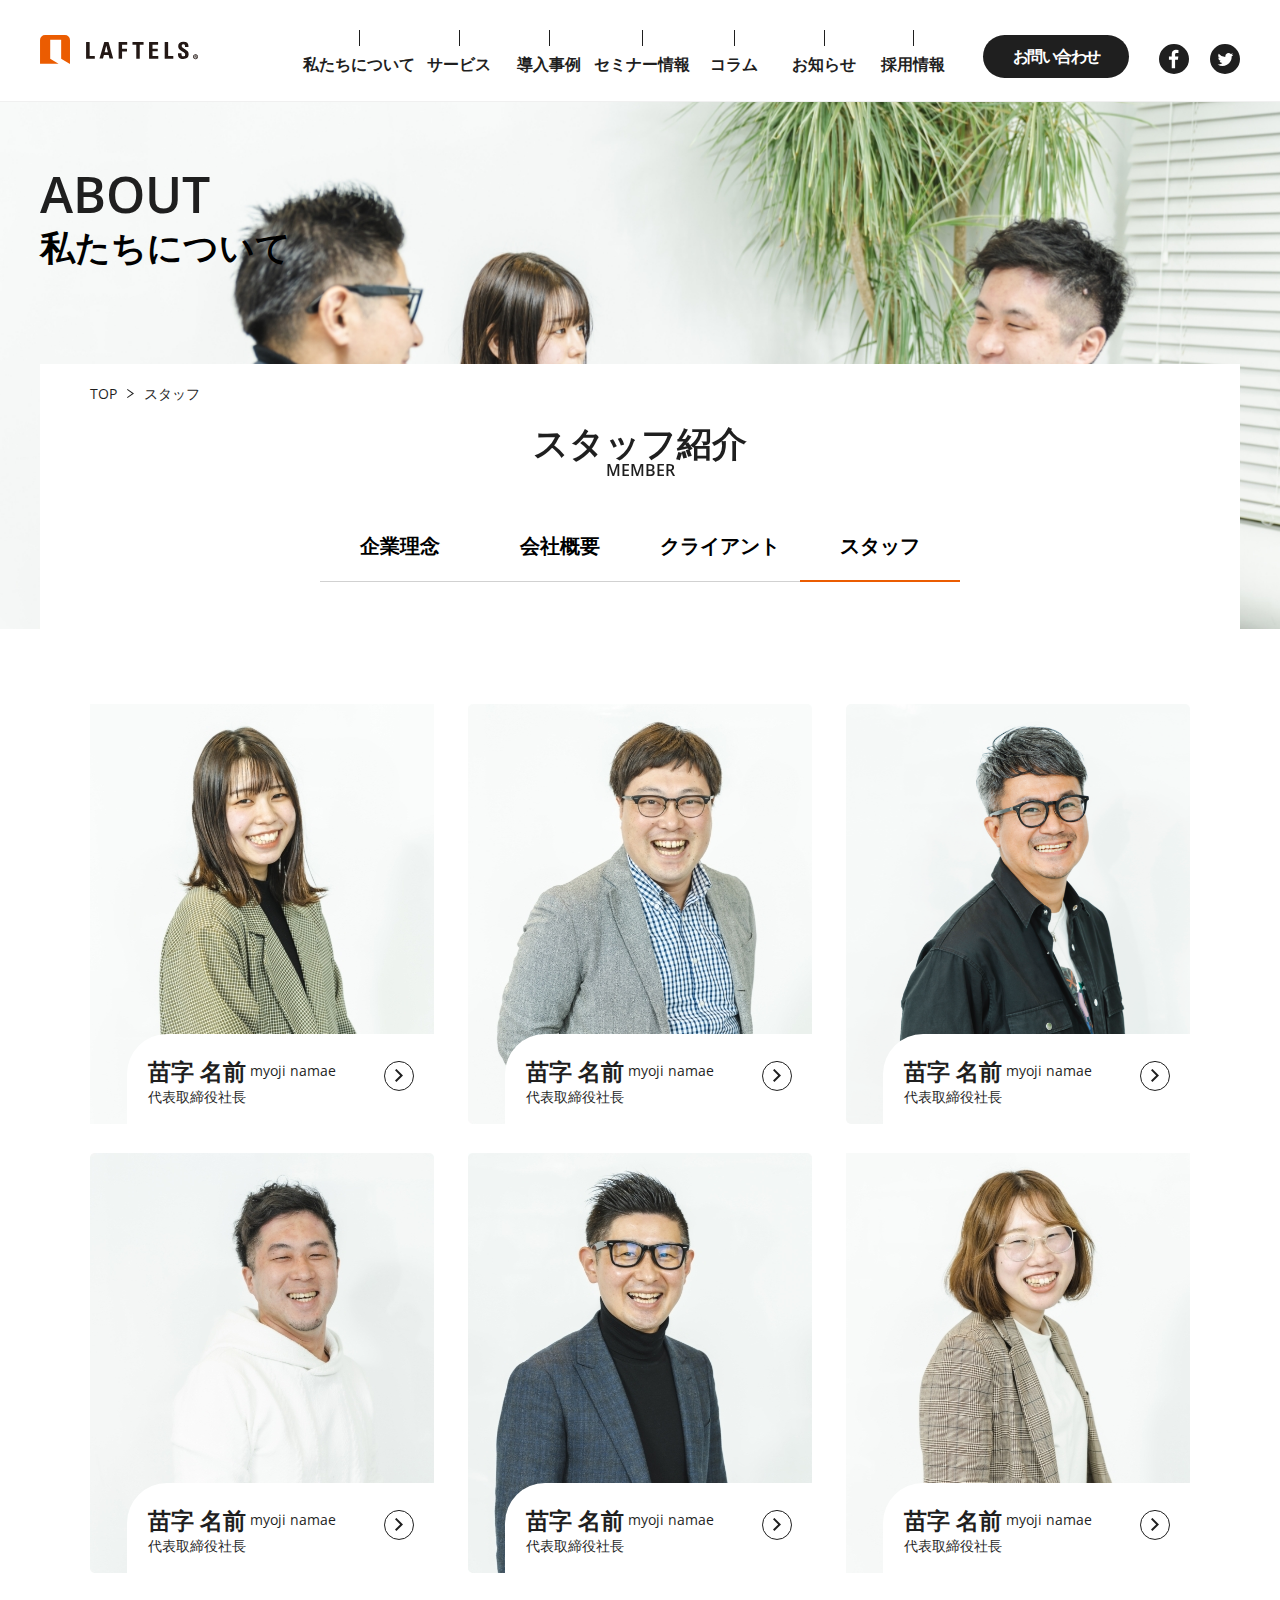
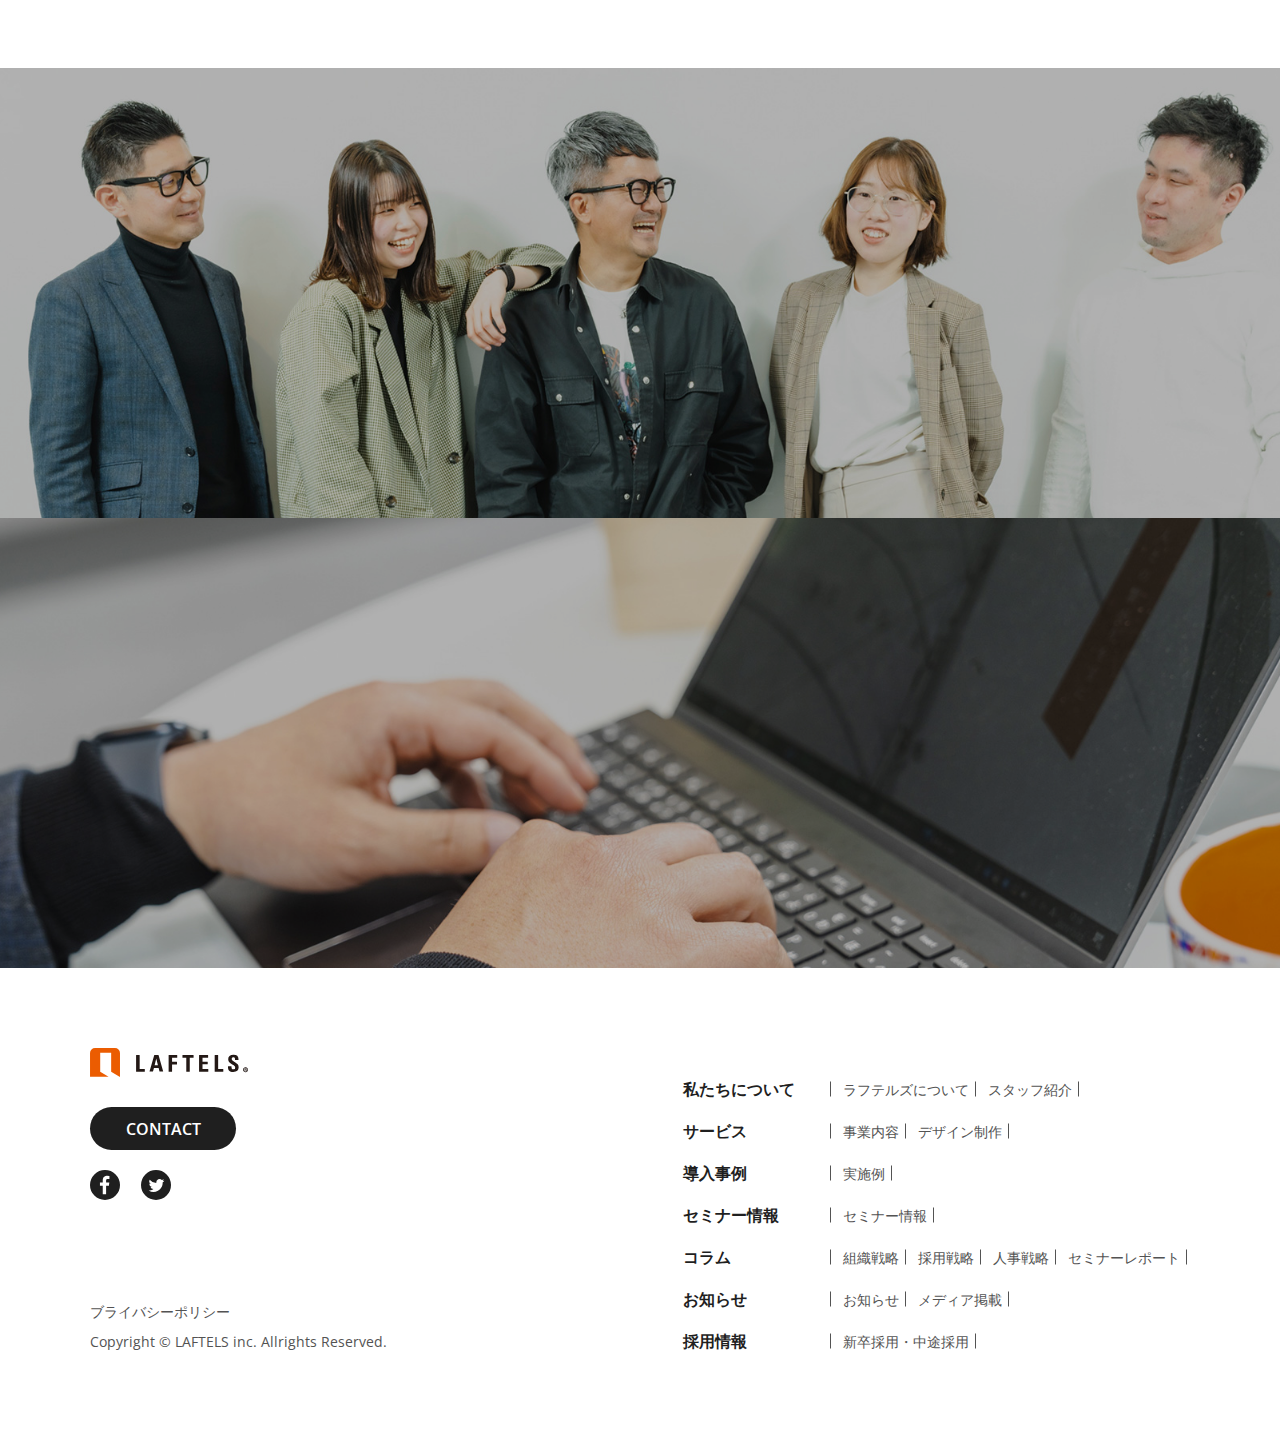
<file: about.html>
<!DOCTYPE html>
<html lang="ja">
	<head>
		<meta charset="UTF-8">
		<title>Laftels</title>
		<meta name="format-detection" content="telephone=no" />
		<meta http-equiv="X-UA-Compatible" content="IE=edge" />
		<meta name="viewport" content="width=device-width, initial-scale=1.0, maximum-scale=1.0, user-scalable=no">
		<link rel="icon" href="./assets/img/common/favicon.ico">
		<link rel="preconnect" href="https://fonts.googleapis.com">
		<link rel="preconnect" href="https://fonts.gstatic.com" crossorigin>
		<link href="https://fonts.googleapis.com/css2?family=Open+Sans:wght@300;400;500;600;700&display=swap" rel="stylesheet">
		<link rel="stylesheet" href="./assets/css/animate.min.css">
		<link rel="stylesheet" href="./assets/css/slick.css">
		<link href="./assets/css/aos.css" rel="stylesheet">
		<link href="./assets/css/style.css" rel="stylesheet">
		<!-- Javascript -->
		<script src="./assets/js/jquery.min.js"></script>
		<script src="./assets/js/aos.js"></script>
		<script src="./assets/js/slick.min.js"></script>
		<script src="./assets/js/jquery.easing.min.js"></script>
		<script src="./assets/js/jquery.common.js"></script>
	</head>
	<body>
		<header class="l-header">
			<!-- Header desktop-->
			<div class="l-header-top">
				<div class="l-container-fluid">
					<div class="l-row">
						<div class="l-col-auto">
							<a class="l-header-top__logo" href="./index.html">
								<img src="./assets/img/common/fig_logo.svg" alt="LAFTELS">
							</a>
						</div>
						<div class="l-col l-header-top__col-right">
							<div class="l-header-top__menu">
								<ul>
									<li>
										<a href="./about.html"><span class="ja">私たちについて</span><span
												class="en">ABOUT</span></a>
									</li>
									<li>
										<a href="./service.html"><span class="ja">サービス</span><span
												class="en">SERVICE</span></a>
									</li>
									<li>
										<a href="./case.html"><span class="ja">導入事例</span><span class="en">CASE</span></a>
									</li>
									<li>
										<a href="./seminar.html"><span class="ja">セミナー情報</span><span
												class="en">SEMINAR</span></a>
									</li>
									<li>
										<a href="./column.html"><span class="ja">コラム</span><span
												class="en">COLUMN</span></a>
									</li>
									<li>
										<a href="./news.html"><span class="ja">お知らせ</span><span class="en">NEWS</span></a>
									</li>
									<li>
										<a href="./recruit.html"><span class="ja">採用情報</span><span
												class="en">RECRUIT</span></a>
									</li>
								</ul>
							</div>
							<div class="l-header-top__info">
								<div class="l-header-top__contact">
									<a class="c-btn-round" href="./contact.html"><span class="ja">お問い合わせ</span><span
											class="en">CONTACT</span></a>
								</div>
								<div class="l-header-top__social-link">
									<a href="https://www.facebook.com/laftels/" target="_blank">
										<img src="./assets/img/common/icn_facebook.svg" alt="facebook">
									</a>
									<a href="https://twitter.com/laftels" target="_blank">
										<img src="./assets/img/common/icn_twitter.svg" alt="twitter">
									</a>
								</div>
							</div>
						</div>
					</div>
				</div>
			</div>
			<!-- End header desktop -->
	
			<!-- Header mobile -->
			<div class="l-header-mb">
				<div class="l-container">
					<div class="l-row">
						<div class="l-col-auto">
							<a href="./index.html">
								<img src="./assets/img/common/fig_logo_mobile.svg" alt="">
							</a>
						</div>
						<div class="l-col">
							<div class="js-toggle-menu">
								<span></span>
								<span></span>
								<span></span>
							</div>
							<div class="l-header-mb__menu">
								<ul>
									<li>
										<a href="./about.html">
											<span>ABOUT</span>
										</a>
									</li>
									<li>
										<a href="./service.html">
											<span>SERVICE</span>
										</a>
									</li>
									<li>
										<a href="./case.html">
											<span>CASE</span>
										</a>
									</li>
									<li>
										<a href="./seminar.html">
											<span>SEMINAR</span>
										</a>
									</li>
									<li>
										<a href="./column.html">
											<span>COLUMN</span>
										</a>
									</li>
									<li>
										<a href="./news.html">
											<span>NEWS</span>
										</a>
									</li>
									<li>
										<a href="./recruit.html">
											<span>RECRUIT</span>
										</a>
									</li>
								</ul>
								<div class="l-header-mb__info">
									<div class="l-header-mb__contact">
										<a class="c-btn-round" href="./contact.html">CONTACT</a>
									</div>
									<div class="l-header-mb__social-link">
										<a href="https://www.facebook.com/laftels/" target="_blank">
											<img src="./assets/img/common/icn_facebook.svg" alt="facebook">
										</a>
										<a href="https://twitter.com/laftels" target="_blank">
											<img src="./assets/img/common/icn_twitter.svg" alt="twitter">
										</a>
									</div>
								</div>
							</div>
						</div>
					</div>
				</div>
			</div>
			<!-- End header mobile -->
		</header>

		<section class="p-about">
		
			<div class="c-top-mv">
                <!--- top mv pc-->
                <img class="w-100 c-top-mv__pc" src="./assets/img/about/img_top-mv.jpg" alt="">
                <!---end top mv pc-->
    
                <!---top mv sp -->
                <img class="w-100 c-top-mv__sp" src="./assets/img/about/img_top-mv_sp.jpg" alt="">
                <!---end top mv sp -->
                <div class="c-top-mv__title">
                    <h3>ABOUT</h3>
                    <p>私たちについて</p>
                </div>
            </div>

            <div class="p-about__content">
                <div class="l-container">
                    <div class="p-about__content__inner">
                        <nav class="c-breadcrumb">
                            <ul>
                                <li><a href="#">TOP</a></li>
                                <li class="sp"><a href="#">私たちについて</a></li>
                                <li class="active"><a href="#">スタッフ</a></li>
                            </ul>
                        </nav>
                        <div class="c-title-center pc">
                            <h3 data-aos="fade-up">スタッフ紹介</h3>
                            <p data-aos="fade-up">MEMBER</p>
                        </div>

                        <div class="c-tabs-about">
                            <div class="c-tabs-about__nav pc">
                                <ul>
                                    <li><a href="#tab1">企業理念</a></li>
                                    <li><a href="#tab2">会社概要</a></li>
                                    <li><a href="#tab3">クライアント</a></li>
                                    <li class="active"><a href="#tab4">スタッフ</a></li>
                                </ul> 
                            </div>

                            <div class="c-tabs-about__nav sp">
                                <ul>
                                    <li><a href="#tab1">ラフテルズのこと</a></li>
                                    <li><a href="#tab2">会社概要</a></li>
                                    <li><a href="#tab3">クライアント</a></li>
                                    <li><a href="#tab4">スタッフ紹介</a></li>
                                </ul> 
                            </div>

                            <div class="c-title-center sp">
                                <h3 data-aos="fade-up">スタッフ紹介</h3>
                                <p data-aos="fade-up">MEMBER</p>
                            </div>
                            
                            <div id="tabs-content">
                                <div id="tab1" class="c-tabs-about__content">
                                    
                                </div>
                                <div id="tab2" class="c-tabs-about__content">
                                    
                                </div>
                                <div id="tab3" class="c-tabs-about__content">
                                    
                                </div>
                                <div id="tab4" class="c-tabs-about__content">
                                    <div class="p-about__member" data-aos="fade-up">
                                        <div class="l-row">
                                            <div class="p-about__member__col">
                                                <a href="./about-member.html">
                                                    <img src="./assets/img/about/img_about_01.jpg" alt="">
                                                    <div class="p-about__member__info">
                                                        <h4 class="p-about__member__name">
                                                            苗字 名前
                                                            <span>myoji namae</span>
                                                        </h4>
                                                        <div class="p-about__member__position">代表取締役社長</div>
                                                        <div class="p-about__member__btn-right"></div>
                                                    </div>
                                                </a>
                                            </div>
                                            <div class="p-about__member__col">
                                                <a href="./about-member.html">
                                                    <img src="./assets/img/about/img_about_02.jpg" alt="">
                                                    <div class="p-about__member__info">
                                                        <h4 class="p-about__member__name">
                                                            苗字 名前
                                                            <span>myoji namae</span>
                                                        </h4>
                                                        <div class="p-about__member__position">代表取締役社長</div>
                                                        <div class="p-about__member__btn-right"></div>
                                                    </div>
                                                </a>
                                            </div>
                                            <div class="p-about__member__col">
                                                <a href="./about-member.html">
                                                    <img src="./assets/img/about/img_about_03.jpg" alt="">
                                                    <div class="p-about__member__info">
                                                        <h4 class="p-about__member__name">
                                                            苗字 名前
                                                            <span>myoji namae</span>
                                                        </h4>
                                                        <div class="p-about__member__position">代表取締役社長</div>
                                                        <div class="p-about__member__btn-right"></div>
                                                    </div>
                                                </a>
                                            </div>
                                            <div class="p-about__member__col">
                                                <a href="./about-member.html">
                                                    <img src="./assets/img/about/img_about_04.jpg" alt="">
                                                    <div class="p-about__member__info">
                                                        <h4 class="p-about__member__name">
                                                            苗字 名前
                                                            <span>myoji namae</span>
                                                        </h4>
                                                        <div class="p-about__member__position">代表取締役社長</div>
                                                        <div class="p-about__member__btn-right"></div>
                                                    </div>
                                                </a>
                                            </div>
                                            <div class="p-about__member__col">
                                                <a href="./about-member.html">
                                                    <img src="./assets/img/about/img_about_05.jpg" alt="">
                                                    <div class="p-about__member__info">
                                                        <h4 class="p-about__member__name">
                                                            苗字 名前
                                                            <span>myoji namae</span>
                                                        </h4>
                                                        <div class="p-about__member__position">代表取締役社長</div>
                                                        <div class="p-about__member__btn-right"></div>
                                                    </div>
                                                </a>
                                            </div>
                                            <div class="p-about__member__col">
                                                <a href="./about-member.html">
                                                    <img src="./assets/img/about/img_about_06.jpg" alt="">
                                                    <div class="p-about__member__info">
                                                        <h4 class="p-about__member__name">
                                                            苗字 名前
                                                            <span>myoji namae</span>
                                                        </h4>
                                                        <div class="p-about__member__position">代表取締役社長</div>
                                                        <div class="p-about__member__btn-right"></div>
                                                    </div>
                                                </a>
                                            </div>
                                        </div>
                                        <a href="#" class="p-about__member__btn-down">
											<img src="./assets/img/about/icn_icon-down.svg" alt="">
										</a>
                                    </div>
                                </div>
                            </div>
                        </div>

                    </div>
                </div>
            </div>
		</section>

		<!-- Footer -->
		<footer class="l-footer">
			<div class="l-footer__recruit pc">
				<img src="./assets/img/common/img_recruit.jpg" alt="">
				<div class="l-footer__recruit__content">
					<div class="c-title-center">
						<h3 data-aos="fade-up">RECRUIT</h3>
						<p data-aos="fade-up">採用情報</p>
					</div>
					<p class="l-footer__recruit__desc" data-aos="fade-up">
						新しいクルーを募集します。<br>共に戦い、社内外に大きなインパクトを起こしてくれる<br>新たな仲間との出会いを楽しみにしています。
					</p>
					<a href="#" class="c-btn-effect" data-aos="fade-up">
						<span>新卒採用/中途採用</span>
					</a>
				</div>
			</div>
			<div class="l-footer__recruit sp">
				<img src="./assets/img/common/img_recruit_sp.jpg" alt="">
				<div class="l-footer__recruit__content">
					<div class="c-title-center">
						<h3 data-aos="fade-up">RECRUIT</h3>
						<p data-aos="fade-up">採用情報</p>
					</div>
					<p class="l-footer__recruit__desc" data-aos="fade-up">
						新しいクルーを募集します。<br>共に戦い、社内外に大きなインパクトを<br>起こしてくれる<br>新たな仲間との出会いを楽しみにしています。
					</p>
					<a href="#" class="c-btn-effect" data-aos="fade-up">
						<span>新卒採用/中途採用</span>
					</a>
				</div>
			</div>
	
			<div class="l-footer__doc-request pc">
				<img src="./assets/img/common/img_doc-request.jpg" alt="">
				<div class="l-footer__doc-request__content">
					<div class="c-title-center">
						<h3 data-aos="fade-up">資料請求</h3>
					</div>
					<p class="l-footer__doc-request__desc" data-aos="fade-up">
						ラフテルズのサービスについての資料をダウンロードいただけます。<br>お気軽にお申し込みください。
					</p>
					<a href="#" class="c-btn-effect" data-aos="fade-up">
						<span>資料請求をする</span>
					</a>
				</div>
			</div>
			<div class="l-footer__doc-request sp">
				<img src="./assets/img/common/img_doc-request_sp.jpg" alt="">
				<div class="l-footer__doc-request__content">
					<div class="c-title-center">
						<h3 data-aos="fade-up">資料請求</h3>
					</div>
					<p class="l-footer__doc-request__desc" data-aos="fade-up">
						ラフテルズのサービスについての資料を<br>ダウンロードいただけます。<br>お気軽にお申し込みください。
					</p>
					<a href="#" class="c-btn-effect" data-aos="fade-up">
						<span>資料請求をする</span>
					</a>
				</div>
			</div>

			<div class="l-footer__main">
				<div class="l-container">
					<div class="l-row">
						<div class="l-footer__main__col">
							<a href="#" class="l-footer__main__logo">
								<img src="./assets/img/common/fig_logo.svg" alt="laftels">
							</a>
							<div class="l-footer__main__link-sp">
								<ul>
									<li>
										<a href="#" class="l-footer__main__category">ABOUT</a>
										<a href="#" class="l-footer__main__category-child">ラフテルズについて</a>
										<a href="#" class="l-footer__main__category-child">スタッフ紹介</a>
									</li>
									<li>
										<a href="#" class="l-footer__main__category">SERVICE</a>
										<a href="#" class="l-footer__main__category-child">事業内容</a>
										<a href="#" class="l-footer__main__category-child">デザイン制作</a>
									</li>
									<li>
										<a href="#" class="l-footer__main__category">CASE</a>
										<a href="#" class="l-footer__main__category-child">実施例</a>
									</li>
									<li>
										<a href="#" class="l-footer__main__category">SEMINAR</a>
										<a href="#" class="l-footer__main__category-child">セミナー情報</a>
									</li>
									<li>
										<a href="#" class="l-footer__main__category">COLUMN</a>
										<a href="#" class="l-footer__main__category-child">組織戦略</a>
										<a href="#" class="l-footer__main__category-child">採用戦略</a>
										<a href="#" class="l-footer__main__category-child">人事戦略</a>
										<a href="#" class="l-footer__main__category-child">セミナーレポート</a>
									</li>
									<li>
										<a href="#" class="l-footer__main__category">NEWS</a>
										<a href="#" class="l-footer__main__category-child">お知らせ</a>
										<a href="#" class="l-footer__main__category-child">メディア掲載</a>
									</li>
									<li>
										<a href="#" class="l-footer__main__category">RECRUIT</a>
										<a href="#" class="l-footer__main__category-child">新卒採用・中途採用</a>
									</li>
								</ul>
							</div>
							<div class="l-footer__main__privacy-sp">
								<a href="#">ブライバシーポリシー</a>
							</div>
							<a class="c-btn-round" href="./contact.html">CONTACT</a>
							<div class="l-footer__main__social-link">
								<a href="https://www.facebook.com/laftels/" target="_blank">
									<img src="./assets/img/common/icn_facebook.svg" alt="facebook">
								</a>
								<a href="https://twitter.com/laftels" target="_blank">
									<img src="./assets/img/common/icn_twitter.svg" alt="twitter">
								</a>
							</div>
							<div class="l-footer__main__privacy">
								<a href="#">ブライバシーポリシー</a>
							</div>
							<div class="l-footer__main__copy-right">Copyright © LAFTELS inc. Allrights Reserved.</div>
						</div>
						<div class="l-footer__main__col">
							<div class="l-footer__main__link">
								<ul>
									<li>
										<a href="#" class="l-footer__main__category">私たちについて</a>
										<a href="#" class="l-footer__main__category-child">ラフテルズについて</a>
										<a href="#" class="l-footer__main__category-child">スタッフ紹介</a>
									</li>
									<li>
										<a href="#" class="l-footer__main__category">サービス</a>
										<a href="#" class="l-footer__main__category-child">事業内容</a>
										<a href="#" class="l-footer__main__category-child">デザイン制作</a>
									</li>
									<li>
										<a href="#" class="l-footer__main__category">導入事例</a>
										<a href="#" class="l-footer__main__category-child">実施例</a>
									</li>
									<li>
										<a href="#" class="l-footer__main__category">セミナー情報</a>
										<a href="#" class="l-footer__main__category-child">セミナー情報</a>
									</li>
									<li>
										<a href="#" class="l-footer__main__category">コラム</a>
										<a href="#" class="l-footer__main__category-child">組織戦略</a>
										<a href="#" class="l-footer__main__category-child">採用戦略</a>
										<a href="#" class="l-footer__main__category-child">人事戦略</a>
										<a href="#" class="l-footer__main__category-child">セミナーレポート</a>
									</li>
									<li>
										<a href="#" class="l-footer__main__category">お知らせ</a>
										<a href="#" class="l-footer__main__category-child">お知らせ</a>
										<a href="#" class="l-footer__main__category-child">メディア掲載</a>
									</li>
									<li>
										<a href="#" class="l-footer__main__category">採用情報</a>
										<a href="#" class="l-footer__main__category-child">新卒採用・中途採用</a>
									</li>
								</ul>
							</div>
						</div>
					</div>
				</div>
			</div>
		</footer>
		<!-- End footer -->
	</body>
</html>
</file>
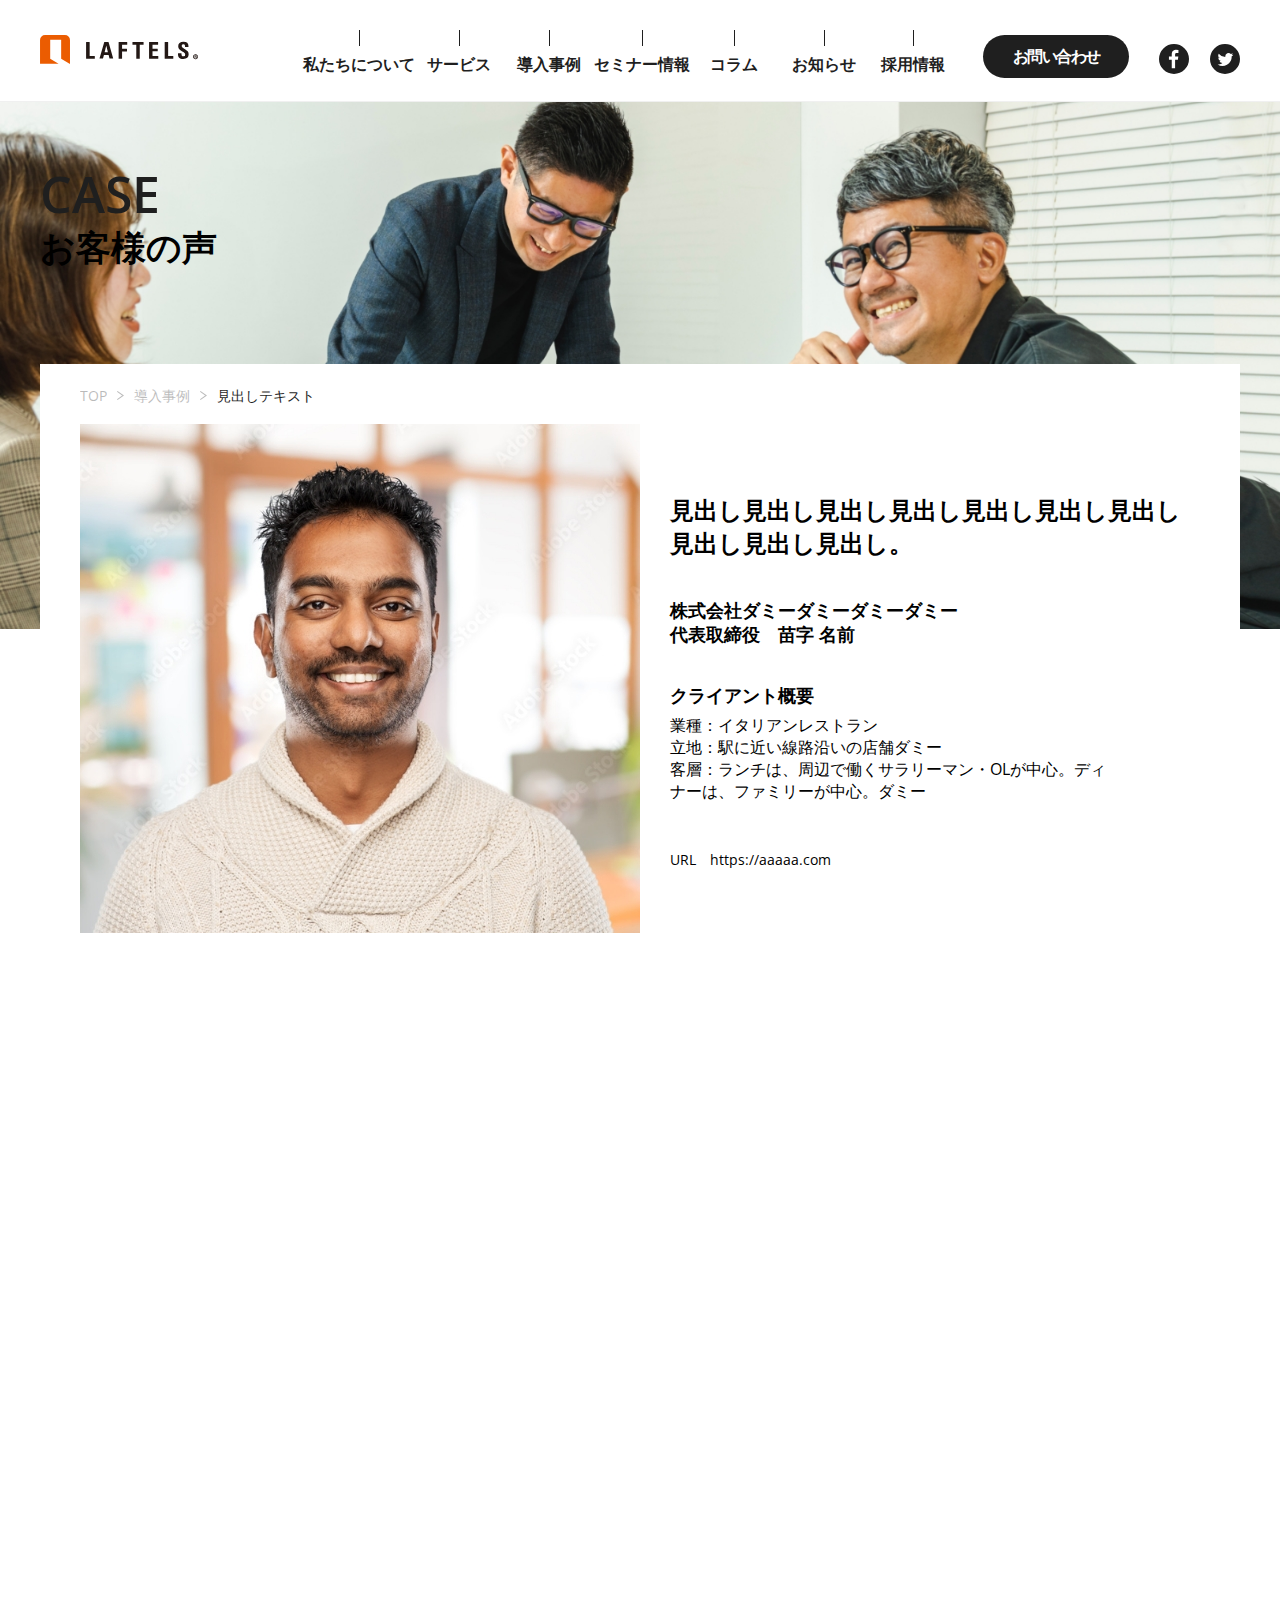
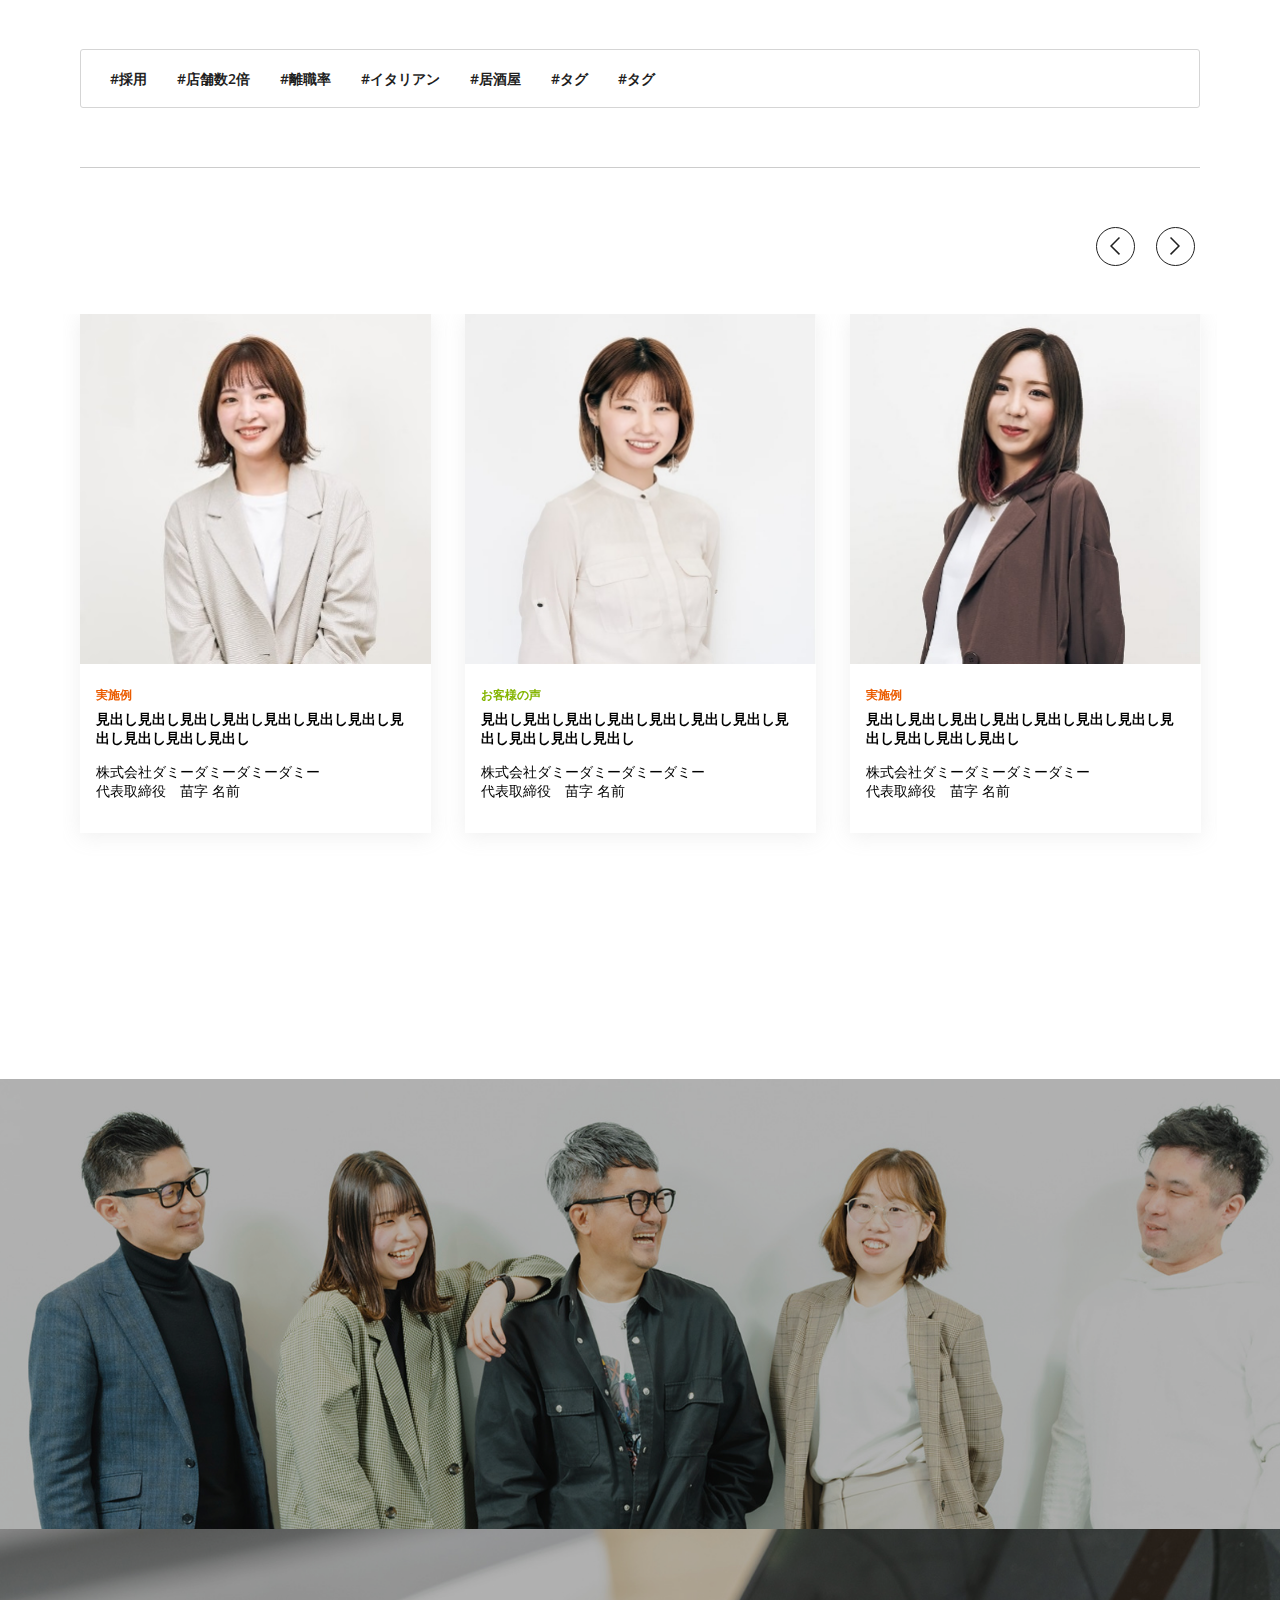
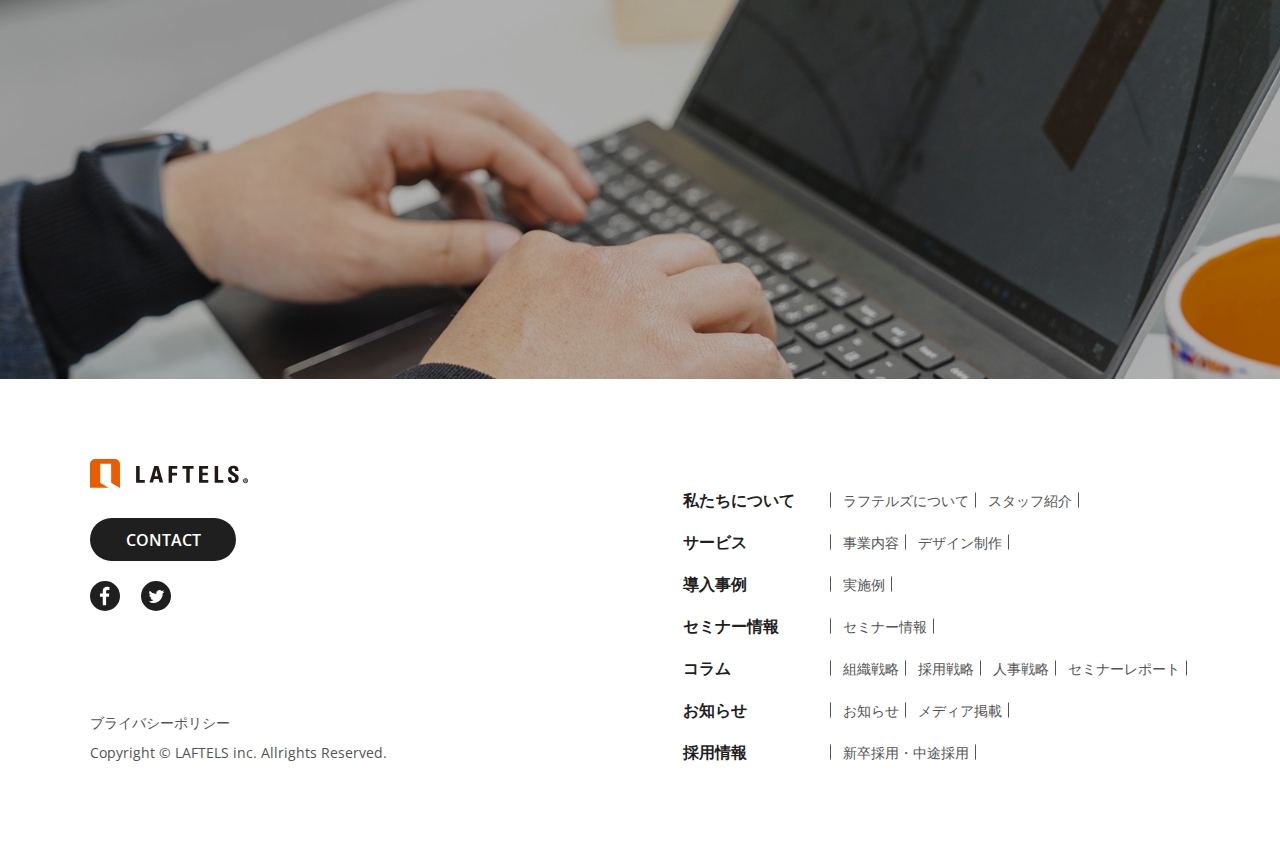
<file: case-details.html>
<!DOCTYPE html>
<html lang="ja">
	<head>
		<meta charset="UTF-8">
		<title>Laftels</title>
		<meta name="format-detection" content="telephone=no" />
		<meta http-equiv="X-UA-Compatible" content="IE=edge" />
		<meta name="viewport" content="width=device-width, initial-scale=1.0, maximum-scale=1.0, user-scalable=no">
		<link rel="icon" href="./assets/img/common/favicon.ico">
		<link rel="preconnect" href="https://fonts.googleapis.com">
		<link rel="preconnect" href="https://fonts.gstatic.com" crossorigin>
		<link href="https://fonts.googleapis.com/css2?family=Open+Sans:wght@300;400;500;600;700&display=swap" rel="stylesheet">
		<link rel="stylesheet" href="./assets/css/animate.min.css">
		<link rel="stylesheet" href="./assets/css/slick.css">
		<link href="./assets/css/aos.css" rel="stylesheet">
		<link href="./assets/css/style.css" rel="stylesheet">
		<!-- Javascript -->
		<script src="./assets/js/jquery.min.js"></script>
		<script src="./assets/js/aos.js"></script>
		<script src="./assets/js/slick.min.js"></script>
		<script src="./assets/js/jquery.easing.min.js"></script>
		<script src="./assets/js/jquery.common.js"></script>
	</head>
	<body>
		<header class="l-header">
			<!-- Header desktop-->
			<div class="l-header-top">
				<div class="l-container-fluid">
					<div class="l-row">
						<div class="l-col-auto">
							<a class="l-header-top__logo" href="./index.html">
								<img src="./assets/img/common/fig_logo.svg" alt="LAFTELS">
							</a>
						</div>
						<div class="l-col l-header-top__col-right">
							<div class="l-header-top__menu">
								<ul>
									<li>
										<a href="./about.html"><span class="ja">私たちについて</span><span
												class="en">ABOUT</span></a>
									</li>
									<li>
										<a href="./service.html"><span class="ja">サービス</span><span
												class="en">SERVICE</span></a>
									</li>
									<li>
										<a href="./case.html"><span class="ja">導入事例</span><span class="en">CASE</span></a>
									</li>
									<li>
										<a href="./seminar.html"><span class="ja">セミナー情報</span><span
												class="en">SEMINAR</span></a>
									</li>
									<li>
										<a href="./column.html"><span class="ja">コラム</span><span
												class="en">COLUMN</span></a>
									</li>
									<li>
										<a href="./news.html"><span class="ja">お知らせ</span><span class="en">NEWS</span></a>
									</li>
									<li>
										<a href="./recruit.html"><span class="ja">採用情報</span><span
												class="en">RECRUIT</span></a>
									</li>
								</ul>
							</div>
							<div class="l-header-top__info">
								<div class="l-header-top__contact">
									<a class="c-btn-round" href="./contact.html"><span class="ja">お問い合わせ</span><span
											class="en">CONTACT</span></a>
								</div>
								<div class="l-header-top__social-link">
									<a href="https://www.facebook.com/laftels/" target="_blank">
										<img src="./assets/img/common/icn_facebook.svg" alt="facebook">
									</a>
									<a href="https://twitter.com/laftels" target="_blank">
										<img src="./assets/img/common/icn_twitter.svg" alt="twitter">
									</a>
								</div>
							</div>
						</div>
					</div>
				</div>
			</div>
			<!-- End header desktop -->
	
			<!-- Header mobile -->
			<div class="l-header-mb">
				<div class="l-container">
					<div class="l-row">
						<div class="l-col-auto">
							<a href="./index.html">
								<img src="./assets/img/common/fig_logo_mobile.svg" alt="">
							</a>
						</div>
						<div class="l-col">
							<div class="js-toggle-menu">
								<span></span>
								<span></span>
								<span></span>
							</div>
							<div class="l-header-mb__menu">
								<ul>
									<li>
										<a href="./about.html">
											<span>ABOUT</span>
										</a>
									</li>
									<li>
										<a href="./service.html">
											<span>SERVICE</span>
										</a>
									</li>
									<li>
										<a href="./case.html">
											<span>CASE</span>
										</a>
									</li>
									<li>
										<a href="./seminar.html">
											<span>SEMINAR</span>
										</a>
									</li>
									<li>
										<a href="./column.html">
											<span>COLUMN</span>
										</a>
									</li>
									<li>
										<a href="./news.html">
											<span>NEWS</span>
										</a>
									</li>
									<li>
										<a href="./recruit.html">
											<span>RECRUIT</span>
										</a>
									</li>
								</ul>
								<div class="l-header-mb__info">
									<div class="l-header-mb__contact">
										<a class="c-btn-round" href="./contact.html">CONTACT</a>
									</div>
									<div class="l-header-mb__social-link">
										<a href="https://www.facebook.com/laftels/" target="_blank">
											<img src="./assets/img/common/icn_facebook.svg" alt="facebook">
										</a>
										<a href="https://twitter.com/laftels" target="_blank">
											<img src="./assets/img/common/icn_twitter.svg" alt="twitter">
										</a>
									</div>
								</div>
							</div>
						</div>
					</div>
				</div>
			</div>
			<!-- End header mobile -->
		</header>

		<section class="p-case-details">
		
			<div class="c-top-mv">
                <!--- top mv pc-->
                <img class="w-100 c-top-mv" src="./assets/img/case/img_top-mv.jpg" alt="">
                <!---end top mv pc-->
                <div class="c-top-mv__title">
                    <h3>CASE</h3>
                    <p>お客様の声</p>
                </div>
            </div>

            <div class="p-case-details__content">
                <div class="l-container">
                    <div class="p-case-details__content__inner">
                        <nav class="c-breadcrumb">
                            <ul>
                                <li><a href="#">TOP</a></li>
								<li><a href="#">導入事例</a></li>
                                <li class="active"><a href="#">見出しテキスト</a></li>
                            </ul>
                        </nav>
                        <div class="l-row">
							<div class="p-case-details__col-left">
								<div class="p-case-details__img-cover">
									<img src="./assets/img/case-details/img_case-cover.jpg" alt="">
								</div>
							</div>
							<div class="p-case-details__col-right">
								<h3 class="p-case-details__title">
									見出し見出し見出し見出し見出し見出し見出し見出し見出し見出し。
								</h3>
								<p class="p-case-details__short-desc">
									株式会社ダミーダミーダミーダミー<br>
									代表取締役　苗字 名前
								</p>
								<div class="p-case-details__overview">
									<h5>クライアント概要</h5>
									<p>
										業種：イタリアンレストラン<br>
										立地：駅に近い線路沿いの店舗ダミー<br>
										客層：ランチは、周辺で働くサラリーマン・OLが中心。ディ<br>ナーは、ファミリーが中心。ダミー
									</p>
								</div>
								<div class="p-case-details__url"><a href="https://aaaaa.com">URL　https://aaaaa.com</a></div>
							</div>
						</div>

						<div class="p-case-details__desc">
							<div class="p-case-details__desc-section" data-aos="fade-up">
								<h4>お客様の課題とラフテルズ様の施策</h4>
								<p>お客様の〇〇〇〇〇〇〇〇〇〇という課題を、ラフテルズは〇〇〇〇〇〇〇〇〇〇をして改善しました。ここに本文が入ります、この文章はダミーです。ここに本文が入ります、この文章はダミーです。ここに本文が入ります、この文章はダミーです。ここに本文が入ります、この文章はダミーです。ここに本文が入ります、この文章はダミーです。ここに本文が入ります、この文章はダミーです。ここに本文が入ります、この文章はダミーです。</p>
							</div>
	
							<div class="p-case-details__desc-section" data-aos="fade-up">
								<h4>ラフテルズ様に依頼したきっかけ</h4>
								<p>ここに本文が入ります、この文章はダミーです。ここに本文が入ります、この文章はダミーです。ここに本文が入ります、この文章はダミーです。ここに本文が入ります、この文章はダミーです。ここに本文が入ります、この文章はダミーです。ここに本文が入ります、この文章はダミーです。ここに本文が入ります、この文章はダミーです。ここに本文が入ります、この文章はダミーです。ここに本文が入ります、この文章はダミーです。</p>
							</div>

							<div class="p-case-details__desc-section" data-aos="fade-up">
								<h4>ラフテルズ様を導入して、どのような変化がありましたか？</h4>
								<p>ここに本文が入ります、この文章はダミーです。ここに本文が入ります、この文章はダミーです。ここに本文が入ります、この文章はダミーです。ここに本文が入ります、この文章はダミーです。ここに本文が入ります、この文章はダミーです。ここに本文が入ります、この文章はダミーです。ここに本文が入ります、この文章はダミーです。ここに本文が入ります、この文章はダミーです。ここに本文が入ります、この文章はダミーです。</p>
							</div>

							<div class="p-case-details__desc-section" data-aos="fade-up">
								<h4>ラフテルズ様のどこに価値を感じていますか？</h4>
								<p>ここに本文が入ります、この文章はダミーです。ここに本文が入ります、この文章はダミーです。ここに本文が入ります、この文章はダミーです。ここに本文が入ります、この文章はダミーです。ここに本文が入ります、この文章はダミーです。ここに本文が入ります、この文章はダミーです。ここに本文が入ります、この文章はダミーです。ここに本文が入ります、この文章はダミーです。ここに本文が入ります、この文章はダミーです。</p>
							</div>
						</div>

						<div class="p-case-details__tag">
							<ul>
								<li><a href="#">#採用</a></li>
								<li><a href="#">#店舗数2倍</a></li>
								<li><a href="#">#離職率</a></li>
								<li><a href="#">#イタリアン</a></li>
								<li><a href="#">#居酒屋</a></li>
								<li><a href="#">#タグ</a></li>
								<li><a href="#">#タグ</a></li>
							</ul>
						</div>

						<div class="p-case-details__line"></div>

						<div class="p-case-details__customer-voice">
							<h3 data-aos="fade-up">お客様の声</h3>
							<div class="p-case-details__customer-voice__slider">
								<div class="p-case-details__customer-voice__col">
									<div class="p-case-details__customer-voice__box">
										<a href="#" class="p-case-details__customer-voice__img">
											<img src="./assets/img/case-details/img_case_01.jpg" alt="">
										</a>
										<div class="p-case-details__customer-voice__info">
											<div class="p-case-details__customer-voice__category">実施例</div>
											<a href="#" class="p-case-details__customer-voice__title">見出し見出し見出し見出し見出し見出し見出し見出し見出し見出し見出し</a>
											<p class="p-case-details__customer-voice__desc">株式会社ダミーダミーダミーダミー<br>代表取締役　苗字 名前</p>
										</div>
									</div>
								</div>
								<div class="p-case-details__customer-voice__col">
									<div class="p-case-details__customer-voice__box">
										<a href="#" class="p-case-details__customer-voice__img">
											<img src="./assets/img/case-details/img_case_02.jpg" alt="">
										</a>
										<div class="p-case-details__customer-voice__info">
											<div class="p-case-details__customer-voice__category c-sub-color">お客様の声</div>
											<a href="#" class="p-case-details__customer-voice__title">見出し見出し見出し見出し見出し見出し見出し見出し見出し見出し見出し</a>
											<p class="p-case-details__customer-voice__desc">株式会社ダミーダミーダミーダミー<br>代表取締役　苗字 名前</p>
										</div>
									</div>
								</div>
								<div class="p-case-details__customer-voice__col">
									<div class="p-case-details__customer-voice__box">
										<a href="#" class="p-case-details__customer-voice__img">
											<img src="./assets/img/case-details/img_case_03.jpg" alt="">
										</a>
										<div class="p-case-details__customer-voice__info">
											<div class="p-case-details__customer-voice__category">実施例</div>
											<a href="#" class="p-case-details__customer-voice__title">見出し見出し見出し見出し見出し見出し見出し見出し見出し見出し見出し</a>
											<p class="p-case-details__customer-voice__desc">株式会社ダミーダミーダミーダミー<br>代表取締役　苗字 名前</p>
										</div>
									</div>
								</div>
								<div class="p-case-details__customer-voice__col">
									<div class="p-case-details__customer-voice__box">
										<a href="#" class="p-case-details__customer-voice__img">
											<img src="./assets/img/case-details/img_case_01.jpg" alt="">
										</a>
										<div class="p-case-details__customer-voice__info">
											<div class="p-case-details__customer-voice__category">実施例</div>
											<a href="#" class="p-case-details__customer-voice__title">見出し見出し見出し見出し見出し見出し見出し見出し見出し見出し見出し</a>
											<p class="p-case-details__customer-voice__desc">株式会社ダミーダミーダミーダミー<br>代表取締役　苗字 名前</p>
										</div>
									</div>
								</div>
							</div>
						</div>


                    </div>

					<a href="./index.html" class="p-case-details__back-to-index"  data-aos="fade-up">一覧に戻る</a>
                </div>
            </div>
		</section>

		<!-- Footer -->
		<footer class="l-footer">
			<div class="l-footer__recruit pc">
				<img src="./assets/img/common/img_recruit.jpg" alt="">
				<div class="l-footer__recruit__content">
					<div class="c-title-center">
						<h3 data-aos="fade-up">RECRUIT</h3>
						<p data-aos="fade-up">採用情報</p>
					</div>
					<p class="l-footer__recruit__desc" data-aos="fade-up">
						新しいクルーを募集します。<br>共に戦い、社内外に大きなインパクトを起こしてくれる<br>新たな仲間との出会いを楽しみにしています。
					</p>
					<a href="#" class="c-btn-effect" data-aos="fade-up">
						<span>新卒採用/中途採用</span>
					</a>
				</div>
			</div>
			<div class="l-footer__recruit sp">
				<img src="./assets/img/common/img_recruit_sp.jpg" alt="">
				<div class="l-footer__recruit__content">
					<div class="c-title-center">
						<h3 data-aos="fade-up">RECRUIT</h3>
						<p data-aos="fade-up">採用情報</p>
					</div>
					<p class="l-footer__recruit__desc" data-aos="fade-up">
						新しいクルーを募集します。<br>共に戦い、社内外に大きなインパクトを<br>起こしてくれる<br>新たな仲間との出会いを楽しみにしています。
					</p>
					<a href="#" class="c-btn-effect" data-aos="fade-up">
						<span>新卒採用/中途採用</span>
					</a>
				</div>
			</div>
	
			<div class="l-footer__doc-request pc">
				<img src="./assets/img/common/img_doc-request.jpg" alt="">
				<div class="l-footer__doc-request__content">
					<div class="c-title-center">
						<h3 data-aos="fade-up">資料請求</h3>
					</div>
					<p class="l-footer__doc-request__desc" data-aos="fade-up">
						ラフテルズのサービスについての資料をダウンロードいただけます。<br>お気軽にお申し込みください。
					</p>
					<a href="#" class="c-btn-effect" data-aos="fade-up">
						<span>資料請求をする</span>
					</a>
				</div>
			</div>
			<div class="l-footer__doc-request sp">
				<img src="./assets/img/common/img_doc-request_sp.jpg" alt="">
				<div class="l-footer__doc-request__content">
					<div class="c-title-center">
						<h3 data-aos="fade-up">資料請求</h3>
					</div>
					<p class="l-footer__doc-request__desc" data-aos="fade-up">
						ラフテルズのサービスについての資料を<br>ダウンロードいただけます。<br>お気軽にお申し込みください。
					</p>
					<a href="#" class="c-btn-effect" data-aos="fade-up">
						<span>資料請求をする</span>
					</a>
				</div>
			</div>

			<div class="l-footer__main">
				<div class="l-container">
					<div class="l-row">
						<div class="l-footer__main__col">
							<a href="#" class="l-footer__main__logo">
								<img src="./assets/img/common/fig_logo.svg" alt="laftels">
							</a>
							<div class="l-footer__main__link-sp">
								<ul>
									<li>
										<a href="#" class="l-footer__main__category">ABOUT</a>
										<a href="#" class="l-footer__main__category-child">ラフテルズについて</a>
										<a href="#" class="l-footer__main__category-child">スタッフ紹介</a>
									</li>
									<li>
										<a href="#" class="l-footer__main__category">SERVICE</a>
										<a href="#" class="l-footer__main__category-child">事業内容</a>
										<a href="#" class="l-footer__main__category-child">デザイン制作</a>
									</li>
									<li>
										<a href="#" class="l-footer__main__category">CASE</a>
										<a href="#" class="l-footer__main__category-child">実施例</a>
									</li>
									<li>
										<a href="#" class="l-footer__main__category">SEMINAR</a>
										<a href="#" class="l-footer__main__category-child">セミナー情報</a>
									</li>
									<li>
										<a href="#" class="l-footer__main__category">COLUMN</a>
										<a href="#" class="l-footer__main__category-child">組織戦略</a>
										<a href="#" class="l-footer__main__category-child">採用戦略</a>
										<a href="#" class="l-footer__main__category-child">人事戦略</a>
										<a href="#" class="l-footer__main__category-child">セミナーレポート</a>
									</li>
									<li>
										<a href="#" class="l-footer__main__category">NEWS</a>
										<a href="#" class="l-footer__main__category-child">お知らせ</a>
										<a href="#" class="l-footer__main__category-child">メディア掲載</a>
									</li>
									<li>
										<a href="#" class="l-footer__main__category">RECRUIT</a>
										<a href="#" class="l-footer__main__category-child">新卒採用・中途採用</a>
									</li>
								</ul>
							</div>
							<div class="l-footer__main__privacy-sp">
								<a href="#">ブライバシーポリシー</a>
							</div>
							<a class="c-btn-round" href="./contact.html">CONTACT</a>
							<div class="l-footer__main__social-link">
								<a href="https://www.facebook.com/laftels/" target="_blank">
									<img src="./assets/img/common/icn_facebook.svg" alt="facebook">
								</a>
								<a href="https://twitter.com/laftels" target="_blank">
									<img src="./assets/img/common/icn_twitter.svg" alt="twitter">
								</a>
							</div>
							<div class="l-footer__main__privacy">
								<a href="#">ブライバシーポリシー</a>
							</div>
							<div class="l-footer__main__copy-right">Copyright © LAFTELS inc. Allrights Reserved.</div>
						</div>
						<div class="l-footer__main__col">
							<div class="l-footer__main__link">
								<ul>
									<li>
										<a href="#" class="l-footer__main__category">私たちについて</a>
										<a href="#" class="l-footer__main__category-child">ラフテルズについて</a>
										<a href="#" class="l-footer__main__category-child">スタッフ紹介</a>
									</li>
									<li>
										<a href="#" class="l-footer__main__category">サービス</a>
										<a href="#" class="l-footer__main__category-child">事業内容</a>
										<a href="#" class="l-footer__main__category-child">デザイン制作</a>
									</li>
									<li>
										<a href="#" class="l-footer__main__category">導入事例</a>
										<a href="#" class="l-footer__main__category-child">実施例</a>
									</li>
									<li>
										<a href="#" class="l-footer__main__category">セミナー情報</a>
										<a href="#" class="l-footer__main__category-child">セミナー情報</a>
									</li>
									<li>
										<a href="#" class="l-footer__main__category">コラム</a>
										<a href="#" class="l-footer__main__category-child">組織戦略</a>
										<a href="#" class="l-footer__main__category-child">採用戦略</a>
										<a href="#" class="l-footer__main__category-child">人事戦略</a>
										<a href="#" class="l-footer__main__category-child">セミナーレポート</a>
									</li>
									<li>
										<a href="#" class="l-footer__main__category">お知らせ</a>
										<a href="#" class="l-footer__main__category-child">お知らせ</a>
										<a href="#" class="l-footer__main__category-child">メディア掲載</a>
									</li>
									<li>
										<a href="#" class="l-footer__main__category">採用情報</a>
										<a href="#" class="l-footer__main__category-child">新卒採用・中途採用</a>
									</li>
								</ul>
							</div>
						</div>
					</div>
				</div>
			</div>
		</footer>
		<!-- End footer -->
	</body>
</html>
</file>
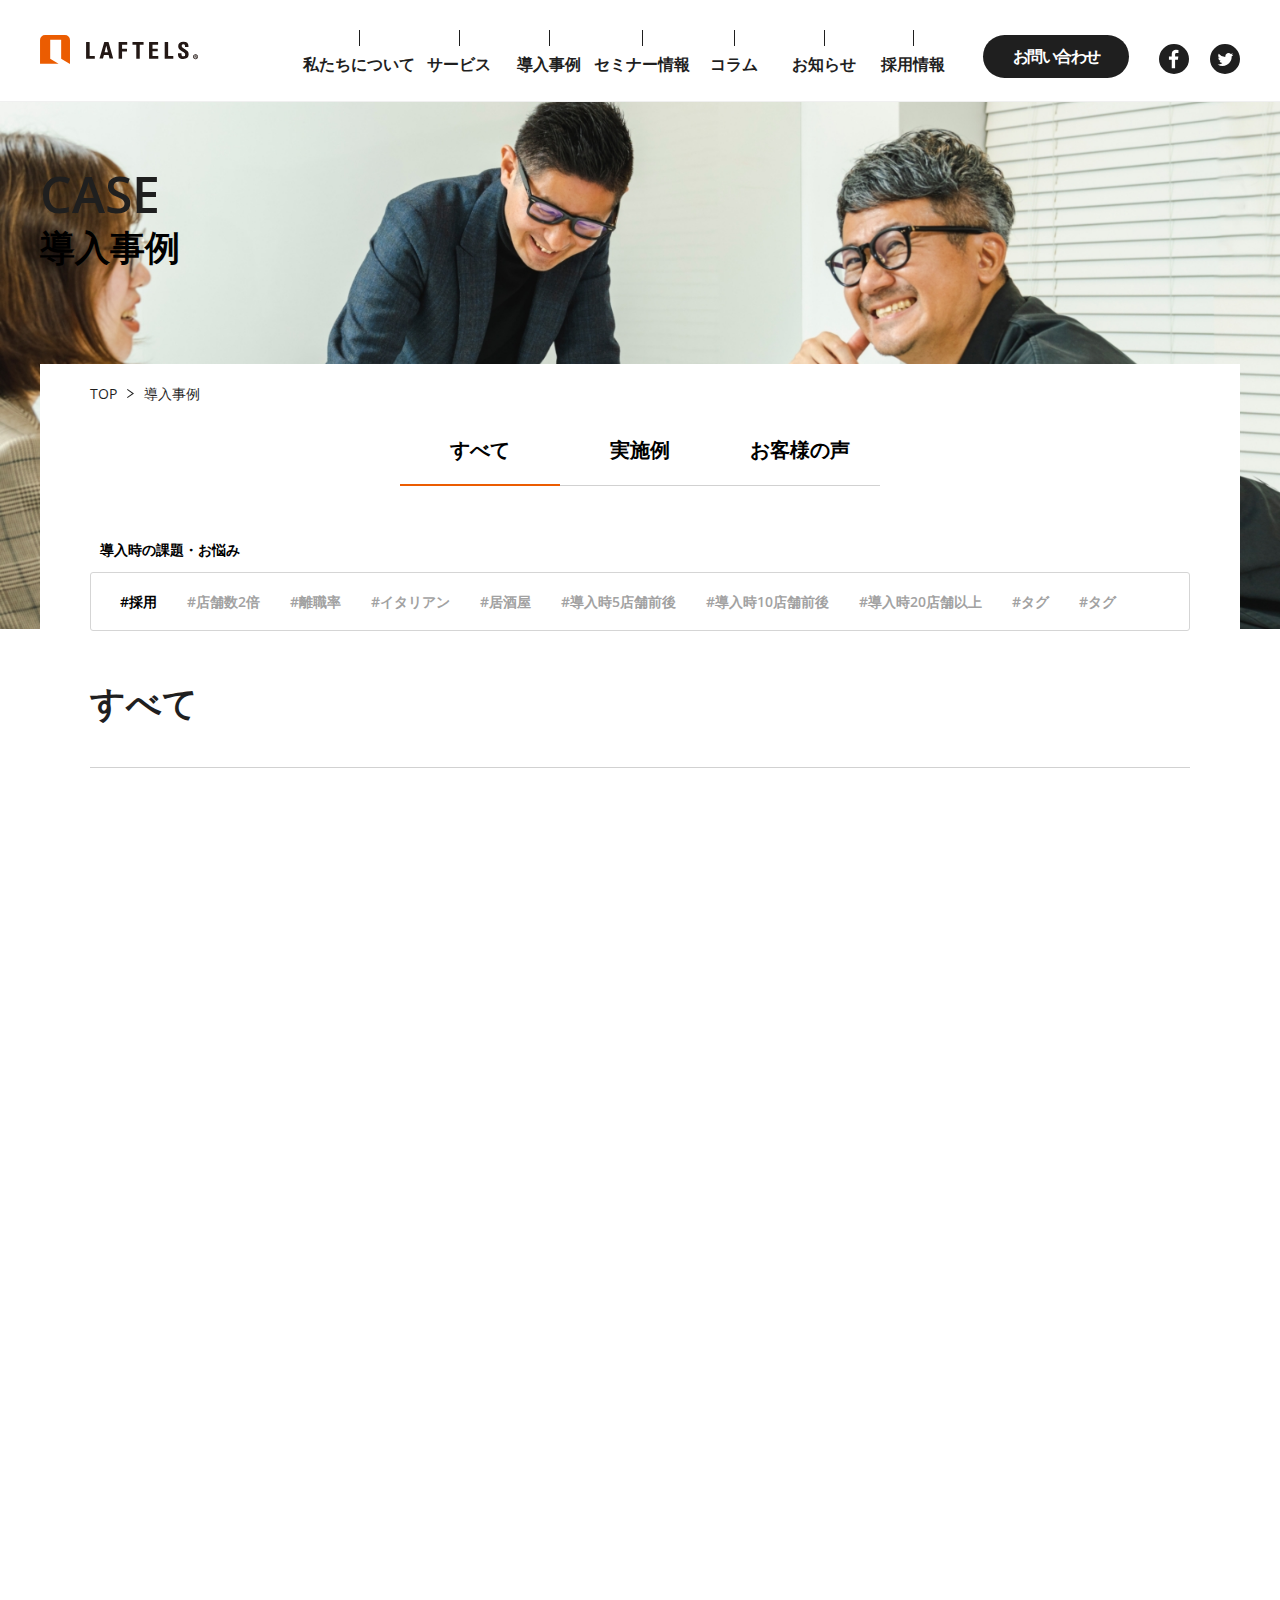
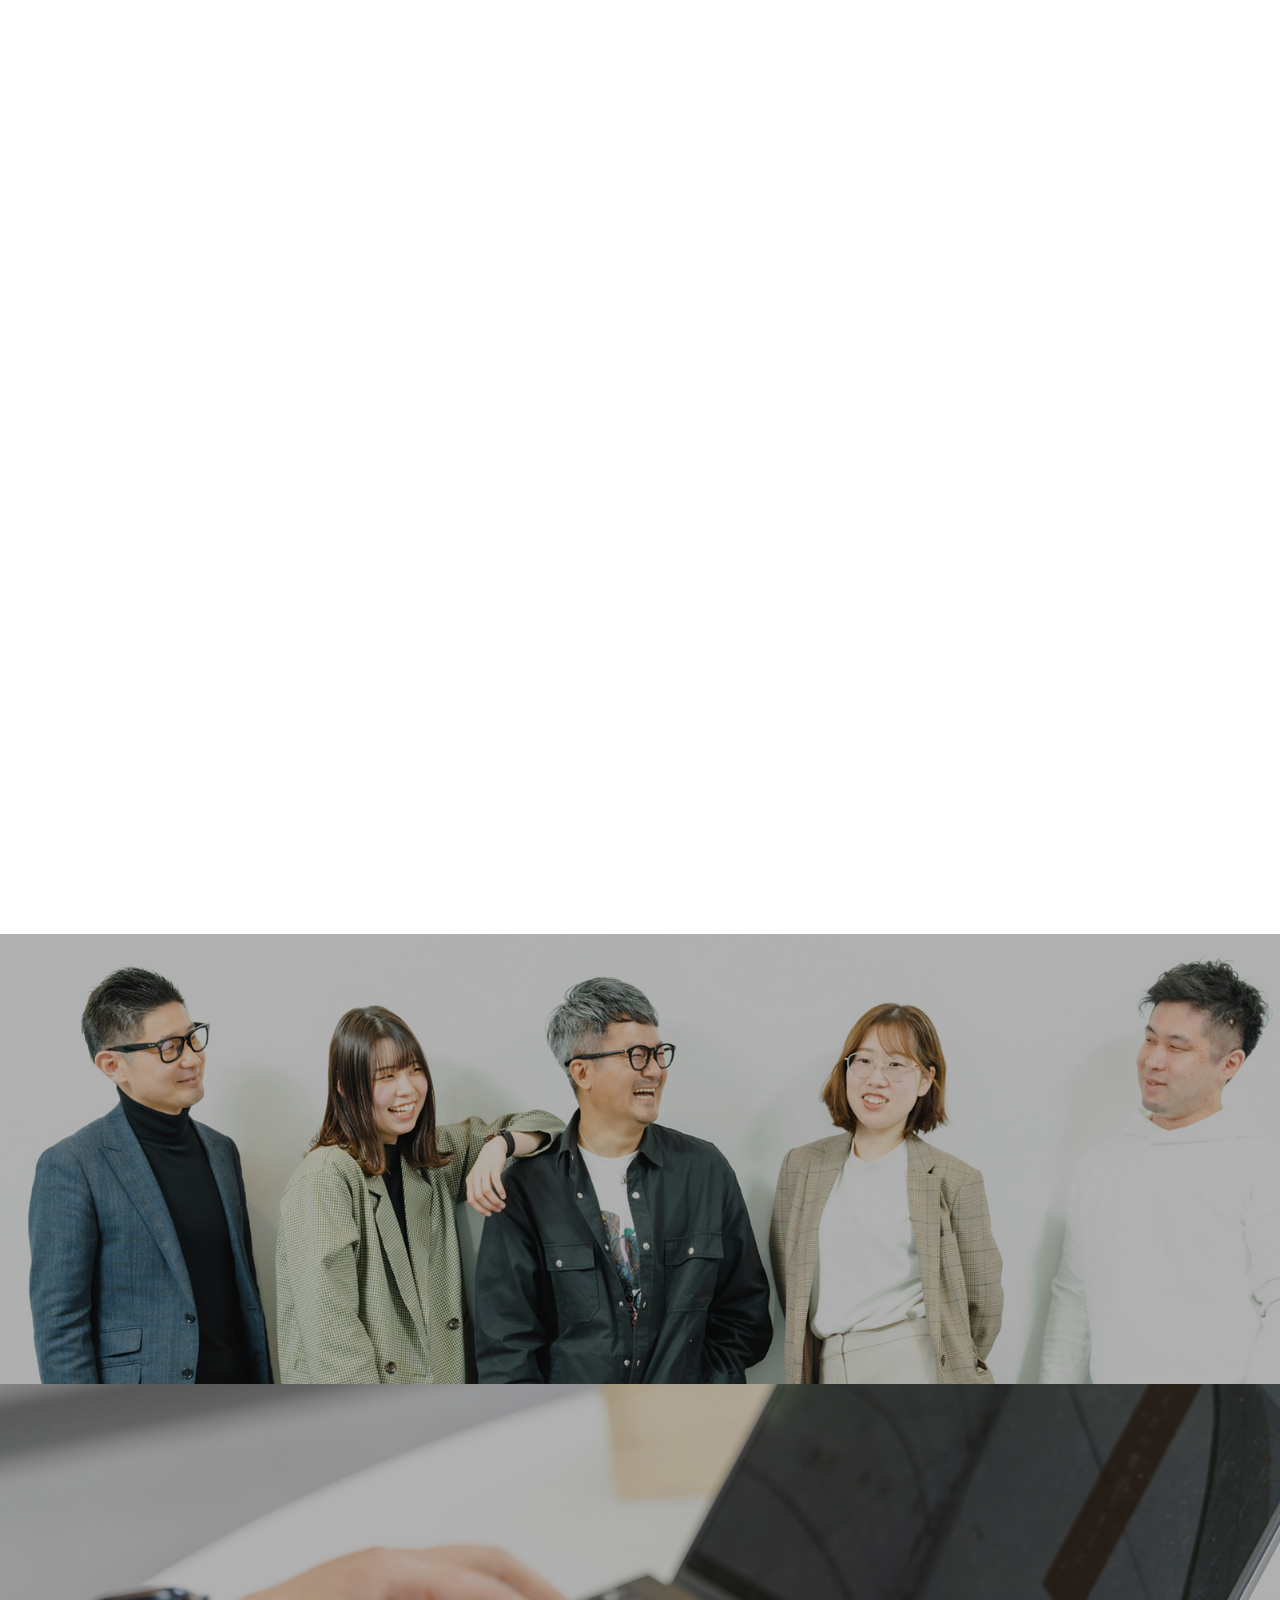
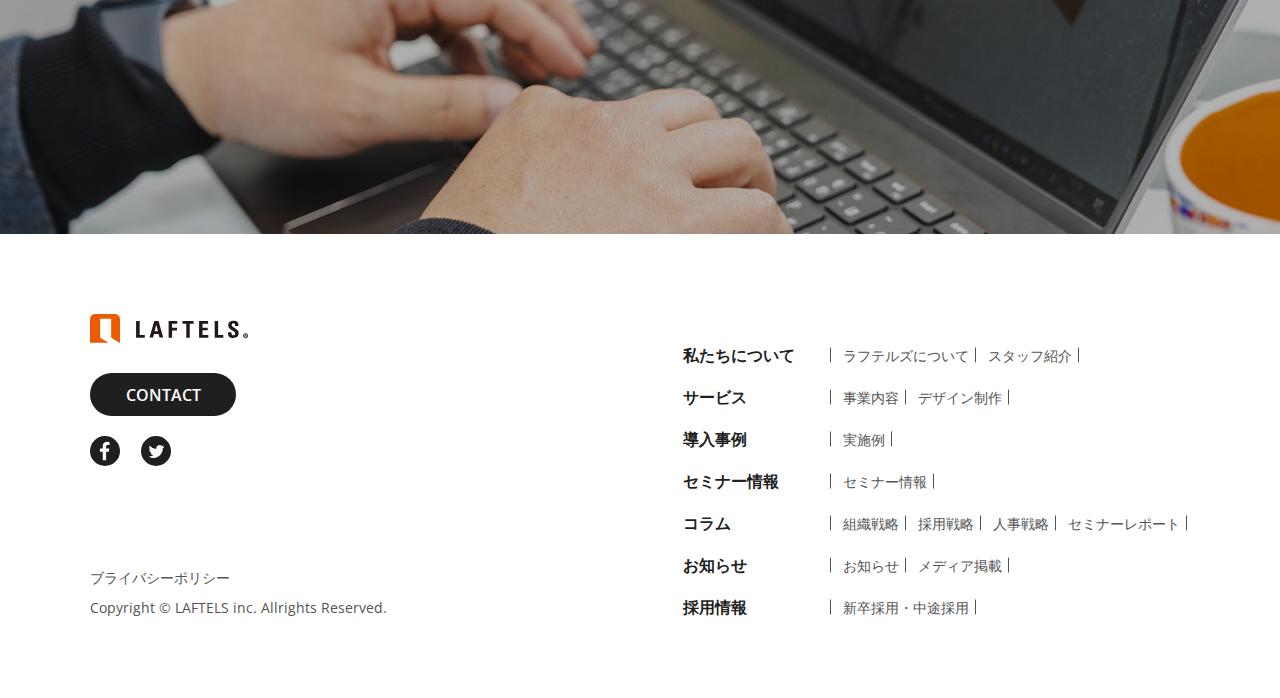
<file: case.html>
<!DOCTYPE html>
<html lang="ja">
	<head>
		<meta charset="UTF-8">
		<title>Laftels</title>
		<meta name="format-detection" content="telephone=no" />
		<meta http-equiv="X-UA-Compatible" content="IE=edge" />
		<meta name="viewport" content="width=device-width, initial-scale=1.0, maximum-scale=1.0, user-scalable=no">
		<link rel="icon" href="./assets/img/common/favicon.ico">
		<link rel="preconnect" href="https://fonts.googleapis.com">
		<link rel="preconnect" href="https://fonts.gstatic.com" crossorigin>
		<link href="https://fonts.googleapis.com/css2?family=Open+Sans:wght@300;400;500;600;700&display=swap" rel="stylesheet">
		<link rel="stylesheet" href="./assets/css/animate.min.css">
		<link rel="stylesheet" href="./assets/css/slick.css">
		<link href="./assets/css/aos.css" rel="stylesheet">
		<link href="./assets/css/style.css" rel="stylesheet">
		<!-- Javascript -->
		<script src="./assets/js/jquery.min.js"></script>
		<script src="./assets/js/aos.js"></script>
		<script src="./assets/js/slick.min.js"></script>
		<script src="./assets/js/jquery.easing.min.js"></script>
		<script src="./assets/js/jquery.common.js"></script>
	</head>
	<body>
		<header class="l-header">
			<!-- Header desktop-->
			<div class="l-header-top">
				<div class="l-container-fluid">
					<div class="l-row">
						<div class="l-col-auto">
							<a class="l-header-top__logo" href="./index.html">
								<img src="./assets/img/common/fig_logo.svg" alt="LAFTELS">
							</a>
						</div>
						<div class="l-col l-header-top__col-right">
							<div class="l-header-top__menu">
								<ul>
									<li>
										<a href="./about.html"><span class="ja">私たちについて</span><span
												class="en">ABOUT</span></a>
									</li>
									<li>
										<a href="./service.html"><span class="ja">サービス</span><span
												class="en">SERVICE</span></a>
									</li>
									<li>
										<a href="./case.html"><span class="ja">導入事例</span><span class="en">CASE</span></a>
									</li>
									<li>
										<a href="./seminar.html"><span class="ja">セミナー情報</span><span
												class="en">SEMINAR</span></a>
									</li>
									<li>
										<a href="./column.html"><span class="ja">コラム</span><span
												class="en">COLUMN</span></a>
									</li>
									<li>
										<a href="./news.html"><span class="ja">お知らせ</span><span class="en">NEWS</span></a>
									</li>
									<li>
										<a href="./recruit.html"><span class="ja">採用情報</span><span
												class="en">RECRUIT</span></a>
									</li>
								</ul>
							</div>
							<div class="l-header-top__info">
								<div class="l-header-top__contact">
									<a class="c-btn-round" href="./contact.html"><span class="ja">お問い合わせ</span><span
											class="en">CONTACT</span></a>
								</div>
								<div class="l-header-top__social-link">
									<a href="https://www.facebook.com/laftels/" target="_blank">
										<img src="./assets/img/common/icn_facebook.svg" alt="facebook">
									</a>
									<a href="https://twitter.com/laftels" target="_blank">
										<img src="./assets/img/common/icn_twitter.svg" alt="twitter">
									</a>
								</div>
							</div>
						</div>
					</div>
				</div>
			</div>
			<!-- End header desktop -->
	
			<!-- Header mobile -->
			<div class="l-header-mb">
				<div class="l-container">
					<div class="l-row">
						<div class="l-col-auto">
							<a href="./index.html">
								<img src="./assets/img/common/fig_logo_mobile.svg" alt="">
							</a>
						</div>
						<div class="l-col">
							<div class="js-toggle-menu">
								<span></span>
								<span></span>
								<span></span>
							</div>
							<div class="l-header-mb__menu">
								<ul>
									<li>
										<a href="./about.html">
											<span>ABOUT</span>
										</a>
									</li>
									<li>
										<a href="./service.html">
											<span>SERVICE</span>
										</a>
									</li>
									<li>
										<a href="./case.html">
											<span>CASE</span>
										</a>
									</li>
									<li>
										<a href="./seminar.html">
											<span>SEMINAR</span>
										</a>
									</li>
									<li>
										<a href="./column.html">
											<span>COLUMN</span>
										</a>
									</li>
									<li>
										<a href="./news.html">
											<span>NEWS</span>
										</a>
									</li>
									<li>
										<a href="./recruit.html">
											<span>RECRUIT</span>
										</a>
									</li>
								</ul>
								<div class="l-header-mb__info">
									<div class="l-header-mb__contact">
										<a class="c-btn-round" href="./contact.html">CONTACT</a>
									</div>
									<div class="l-header-mb__social-link">
										<a href="https://www.facebook.com/laftels/" target="_blank">
											<img src="./assets/img/common/icn_facebook.svg" alt="facebook">
										</a>
										<a href="https://twitter.com/laftels" target="_blank">
											<img src="./assets/img/common/icn_twitter.svg" alt="twitter">
										</a>
									</div>
								</div>
							</div>
						</div>
					</div>
				</div>
			</div>
			<!-- End header mobile -->
		</header>

		<section class="p-case">
		
			<div class="c-top-mv">
                <!--- top mv pc-->
                <img class="w-100 c-top-mv" src="./assets/img/case/img_top-mv.jpg" alt="">
                <!---end top mv pc-->
                <div class="c-top-mv__title">
                    <h3>CASE</h3>
                    <p>導入事例</p>
                </div>
            </div>

            <div class="p-case__content">
                <div class="l-container">
                    <div class="p-case__content__inner">
                        <nav class="c-breadcrumb">
                            <ul>
                                <li><a href="#">TOP</a></li>
                                <li class="active"><a href="#">導入事例</a></li>
                            </ul>
                        </nav>
                        
                        <div class="c-tabs">
                            <div class="c-tabs__nav">
                                <ul>
                                    <li class="active"><a href="#">すべて</a></li>
                                    <li><a href="#">実施例</a></li>
                                    <li><a href="#">お客様の声</a></li>
                                </ul> 
                            </div>
                        </div>

						<div class="p-case__content__issues">
							<h5>導入時の課題・お悩み</h5>
							<ul>
								<li class="active"><a href="#">#採用</a></li>
								<li><a href="#">#店舗数2倍</a></li>
								<li><a href="#">#離職率</a></li>
								<li><a href="#">#イタリアン</a></li>
								<li><a href="#">#居酒屋</a></li>
								<li><a href="#">#導入時5店舗前後</a></li>
								<li><a href="#">#導入時10店舗前後</a></li>
								<li><a href="#">#導入時20店舗以上</a></li>
								<li><a href="#">#タグ</a></li>
								<li><a href="#">#タグ</a></li>
							</ul>
						</div>

						<h3 class="p-case__title">すべて</h3>

						<div class="p-case__item" data-aos="fade-up">
							<div class="l-row">
								<div class="p-case__item__col">
									<div class="p-case__item__box">
										<div class="p-case__item__label p-case__item__label--orange">実施例</div>
										<a href="./case-details.html" class="p-case__item__img">
											<img src="./assets/img/case/img_case_01.jpg" alt="">
										</a>
										<div class="p-case__item__info">
											<a href="./case-details.html" class="p-case__item__title">見出し見出し見出し見出し見出し見出し見出し見出し見出し見出し見出し</a>
											<p class="p-case__item__desc">株式会社ダミーダミーダミーダミー<br>代表取締役　苗字 名前</p>
											<div class="p-case__item__tag">
												<a href="#">#採用</a>
												<a href="#">#店舗数2倍</a>
												<a href="#">#タグ</a>
												<a href="#">#採用</a>
												<a href="#">#店舗数2倍</a>
												<a href="#">#タグ</a>
											</div>
										</div>
									</div>
								</div>
								<div class="p-case__item__col">
									<div class="p-case__item__box">
										<div class="p-case__item__label p-case__item__label--green">お客様の声</div>
										<a href="./case-details.html" class="p-case__item__img">
											<!-- <img src="./assets/img/case/img_case_02.jpg" alt=""> -->
											<img src="./assets/img/index/test2.jpg" alt="">
										</a>
										<div class="p-case__item__info">
											<a href="./case-details.html" class="p-case__item__title">見出し見出し見出し見出し見出し見出し見出し見出し見出し見出し見出し</a>
											<p class="p-case__item__desc">株式会社ダミーダミーダミーダミー<br>代表取締役　苗字 名前</p>
											<div class="p-case__item__tag">
												<a href="#">#採用</a>
												<a href="#">#店舗数2倍</a>
												<a href="#">#タグ</a>
												<a href="#">#採用</a>
												<a href="#">#店舗数2倍</a>
												<a href="#">#タグ</a>
											</div>
										</div>
									</div>
								</div>
								<div class="p-case__item__col">
									<div class="p-case__item__box">
										<div class="p-case__item__label p-case__item__label--orange">実施例</div>
										<a href="./case-details.html" class="p-case__item__img">
											<!-- <img src="./assets/img/case/img_case_03.jpg" alt=""> -->
											<img src="./assets/img/index/test3.jpg" alt="">
										</a>
										<div class="p-case__item__info">
											<a href="./case-details.html" class="p-case__item__title">見出し見出し見出し見出し見出し見出し見出し見出し見出し見出し見出し</a>
											<p class="p-case__item__desc">株式会社ダミーダミーダミーダミー<br>代表取締役　苗字 名前</p>
											<div class="p-case__item__tag">
												<a href="#">#採用</a>
												<a href="#">#店舗数2倍</a>
												<a href="#">#タグ</a>
												<a href="#">#採用</a>
												<a href="#">#店舗数2倍</a>
												<a href="#">#タグ</a>
											</div>
										</div>
									</div>
								</div>

								<div class="p-case__item__col">
									<div class="p-case__item__box">
										<div class="p-case__item__label p-case__item__label--orange">実施例</div>
										<a href="./case-details.html" class="p-case__item__img">
											<img src="./assets/img/case/img_case_03.jpg" alt="">
										</a>
										<div class="p-case__item__info">
											<a href="./case-details.html" class="p-case__item__title">見出し見出し見出し見出し見出し見出し見出し見出し見出し見出し見出し</a>
											<p class="p-case__item__desc">株式会社ダミーダミーダミーダミー<br>代表取締役　苗字 名前</p>
											<div class="p-case__item__tag">
												<a href="#">#採用</a>
												<a href="#">#店舗数2倍</a>
												<a href="#">#タグ</a>
												<a href="#">#採用</a>
												<a href="#">#店舗数2倍</a>
												<a href="#">#タグ</a>
											</div>
										</div>
									</div>
								</div>
								<div class="p-case__item__col">
									<div class="p-case__item__box">
										<div class="p-case__item__label p-case__item__label--green">お客様の声</div>
										<a href="./case-details.html" class="p-case__item__img">
											<img src="./assets/img/case/img_case_01.jpg" alt="">
										</a>
										<div class="p-case__item__info">
											<a href="./case-details.html" class="p-case__item__title">見出し見出し見出し見出し見出し見出し見出し見出し見出し見出し見出し</a>
											<p class="p-case__item__desc">株式会社ダミーダミーダミーダミー<br>代表取締役　苗字 名前</p>
											<div class="p-case__item__tag">
												<a href="#">#採用</a>
												<a href="#">#店舗数2倍</a>
												<a href="#">#タグ</a>
												<a href="#">#採用</a>
												<a href="#">#店舗数2倍</a>
												<a href="#">#タグ</a>
											</div>
										</div>
									</div>
								</div>
								<div class="p-case__item__col">
									<div class="p-case__item__box">
										<div class="p-case__item__label p-case__item__label--green">お客様の声</div>
										<a href="./case-details.html" class="p-case__item__img">
											<img src="./assets/img/case/img_case_02.jpg" alt="">
										</a>
										<div class="p-case__item__info">
											<a href="./case-details.html" class="p-case__item__title">見出し見出し見出し見出し見出し見出し見出し見出し見出し見出し見出し</a>
											<p class="p-case__item__desc">株式会社ダミーダミーダミーダミー<br>代表取締役　苗字 名前</p>
											<div class="p-case__item__tag">
												<a href="#">#採用</a>
												<a href="#">#店舗数2倍</a>
												<a href="#">#タグ</a>
												<a href="#">#採用</a>
												<a href="#">#店舗数2倍</a>
												<a href="#">#タグ</a>
											</div>
										</div>
									</div>
								</div>

								<div class="p-case__item__col">
									<div class="p-case__item__box">
										<div class="p-case__item__label p-case__item__label--green">お客様の声</div>
										<a href="./case-details.html" class="p-case__item__img">
											<img src="./assets/img/case/img_case_02.jpg" alt="">
										</a>
										<div class="p-case__item__info">
											<a href="./case-details.html" class="p-case__item__title">見出し見出し見出し見出し見出し見出し見出し見出し見出し見出し見出し</a>
											<p class="p-case__item__desc">株式会社ダミーダミーダミーダミー<br>代表取締役　苗字 名前</p>
											<div class="p-case__item__tag">
												<a href="#">#採用</a>
												<a href="#">#店舗数2倍</a>
												<a href="#">#タグ</a>
												<a href="#">#採用</a>
												<a href="#">#店舗数2倍</a>
												<a href="#">#タグ</a>
											</div>
										</div>
									</div>
								</div>
								<div class="p-case__item__col">
									<div class="p-case__item__box">
										<div class="p-case__item__label p-case__item__label--orange">実施例</div>
										<a href="./case-details.html" class="p-case__item__img">
											<img src="./assets/img/case/img_case_01.jpg" alt="">
										</a>
										<div class="p-case__item__info">
											<a href="./case-details.html" class="p-case__item__title">見出し見出し見出し見出し見出し見出し見出し見出し見出し見出し見出し</a>
											<p class="p-case__item__desc">株式会社ダミーダミーダミーダミー<br>代表取締役　苗字 名前</p>
											<div class="p-case__item__tag">
												<a href="#">#採用</a>
												<a href="#">#店舗数2倍</a>
												<a href="#">#タグ</a>
												<a href="#">#採用</a>
												<a href="#">#店舗数2倍</a>
												<a href="#">#タグ</a>
											</div>
										</div>
									</div>
								</div>
								<div class="p-case__item__col">
									<div class="p-case__item__box">
										<div class="p-case__item__label p-case__item__label--orange">実施例</div>
										<a href="./case-details.html" class="p-case__item__img">
											<img src="./assets/img/case/img_case_03.jpg" alt="">
										</a>
										<div class="p-case__item__info">
											<a href="./case-details.html" class="p-case__item__title">見出し見出し見出し見出し見出し見出し見出し見出し見出し見出し見出し</a>
											<p class="p-case__item__desc">株式会社ダミーダミーダミーダミー<br>代表取締役　苗字 名前</p>
											<div class="p-case__item__tag">
												<a href="#">#採用</a>
												<a href="#">#店舗数2倍</a>
												<a href="#">#タグ</a>
												<a href="#">#採用</a>
												<a href="#">#店舗数2倍</a>
												<a href="#">#タグ</a>
											</div>
										</div>
									</div>
								</div>
							</div>
							<div class="c-pagination">
								<ul>
									<li class="prev">
										<a href="#"></a>
									</li>
									<li><a href="#">1</a></li>
									<li class="active"><a href="#">2</a></li>
									<li><a href="#">3</a></li>
									<li><a href="#">...</a></li>
									<li><a href="#">10</a></li>
									<li class="next"> 
										<a href="#"></a>
									</li>
								</ul>
							</div>
						</div>
                    </div>
                </div>
            </div>
		</section>

		<!-- Footer -->
		<footer class="l-footer">
			<div class="l-footer__recruit pc">
				<img src="./assets/img/common/img_recruit.jpg" alt="">
				<div class="l-footer__recruit__content">
					<div class="c-title-center">
						<h3 data-aos="fade-up">RECRUIT</h3>
						<p data-aos="fade-up">採用情報</p>
					</div>
					<p class="l-footer__recruit__desc" data-aos="fade-up">
						新しいクルーを募集します。<br>共に戦い、社内外に大きなインパクトを起こしてくれる<br>新たな仲間との出会いを楽しみにしています。
					</p>
					<a href="#" class="c-btn-effect" data-aos="fade-up">
						<span>新卒採用/中途採用</span>
					</a>
				</div>
			</div>
			<div class="l-footer__recruit sp">
				<img src="./assets/img/common/img_recruit_sp.jpg" alt="">
				<div class="l-footer__recruit__content">
					<div class="c-title-center">
						<h3 data-aos="fade-up">RECRUIT</h3>
						<p data-aos="fade-up">採用情報</p>
					</div>
					<p class="l-footer__recruit__desc" data-aos="fade-up">
						新しいクルーを募集します。<br>共に戦い、社内外に大きなインパクトを<br>起こしてくれる<br>新たな仲間との出会いを楽しみにしています。
					</p>
					<a href="#" class="c-btn-effect" data-aos="fade-up">
						<span>新卒採用/中途採用</span>
					</a>
				</div>
			</div>
	
			<div class="l-footer__doc-request pc">
				<img src="./assets/img/common/img_doc-request.jpg" alt="">
				<div class="l-footer__doc-request__content">
					<div class="c-title-center">
						<h3 data-aos="fade-up">資料請求</h3>
					</div>
					<p class="l-footer__doc-request__desc" data-aos="fade-up">
						ラフテルズのサービスについての資料をダウンロードいただけます。<br>お気軽にお申し込みください。
					</p>
					<a href="#" class="c-btn-effect" data-aos="fade-up">
						<span>資料請求をする</span>
					</a>
				</div>
			</div>
			<div class="l-footer__doc-request sp">
				<img src="./assets/img/common/img_doc-request_sp.jpg" alt="">
				<div class="l-footer__doc-request__content">
					<div class="c-title-center">
						<h3 data-aos="fade-up">資料請求</h3>
					</div>
					<p class="l-footer__doc-request__desc" data-aos="fade-up">
						ラフテルズのサービスについての資料を<br>ダウンロードいただけます。<br>お気軽にお申し込みください。
					</p>
					<a href="#" class="c-btn-effect" data-aos="fade-up">
						<span>資料請求をする</span>
					</a>
				</div>
			</div>

			<div class="l-footer__main">
				<div class="l-container">
					<div class="l-row">
						<div class="l-footer__main__col">
							<a href="#" class="l-footer__main__logo">
								<img src="./assets/img/common/fig_logo.svg" alt="laftels">
							</a>
							<div class="l-footer__main__link-sp">
								<ul>
									<li>
										<a href="#" class="l-footer__main__category">ABOUT</a>
										<a href="#" class="l-footer__main__category-child">ラフテルズについて</a>
										<a href="#" class="l-footer__main__category-child">スタッフ紹介</a>
									</li>
									<li>
										<a href="#" class="l-footer__main__category">SERVICE</a>
										<a href="#" class="l-footer__main__category-child">事業内容</a>
										<a href="#" class="l-footer__main__category-child">デザイン制作</a>
									</li>
									<li>
										<a href="#" class="l-footer__main__category">CASE</a>
										<a href="#" class="l-footer__main__category-child">実施例</a>
									</li>
									<li>
										<a href="#" class="l-footer__main__category">SEMINAR</a>
										<a href="#" class="l-footer__main__category-child">セミナー情報</a>
									</li>
									<li>
										<a href="#" class="l-footer__main__category">COLUMN</a>
										<a href="#" class="l-footer__main__category-child">組織戦略</a>
										<a href="#" class="l-footer__main__category-child">採用戦略</a>
										<a href="#" class="l-footer__main__category-child">人事戦略</a>
										<a href="#" class="l-footer__main__category-child">セミナーレポート</a>
									</li>
									<li>
										<a href="#" class="l-footer__main__category">NEWS</a>
										<a href="#" class="l-footer__main__category-child">お知らせ</a>
										<a href="#" class="l-footer__main__category-child">メディア掲載</a>
									</li>
									<li>
										<a href="#" class="l-footer__main__category">RECRUIT</a>
										<a href="#" class="l-footer__main__category-child">新卒採用・中途採用</a>
									</li>
								</ul>
							</div>
							<div class="l-footer__main__privacy-sp">
								<a href="#">ブライバシーポリシー</a>
							</div>
							<a class="c-btn-round" href="./contact.html">CONTACT</a>
							<div class="l-footer__main__social-link">
								<a href="https://www.facebook.com/laftels/" target="_blank">
									<img src="./assets/img/common/icn_facebook.svg" alt="facebook">
								</a>
								<a href="https://twitter.com/laftels" target="_blank">
									<img src="./assets/img/common/icn_twitter.svg" alt="twitter">
								</a>
							</div>
							<div class="l-footer__main__privacy">
								<a href="#">ブライバシーポリシー</a>
							</div>
							<div class="l-footer__main__copy-right">Copyright © LAFTELS inc. Allrights Reserved.</div>
						</div>
						<div class="l-footer__main__col">
							<div class="l-footer__main__link">
								<ul>
									<li>
										<a href="#" class="l-footer__main__category">私たちについて</a>
										<a href="#" class="l-footer__main__category-child">ラフテルズについて</a>
										<a href="#" class="l-footer__main__category-child">スタッフ紹介</a>
									</li>
									<li>
										<a href="#" class="l-footer__main__category">サービス</a>
										<a href="#" class="l-footer__main__category-child">事業内容</a>
										<a href="#" class="l-footer__main__category-child">デザイン制作</a>
									</li>
									<li>
										<a href="#" class="l-footer__main__category">導入事例</a>
										<a href="#" class="l-footer__main__category-child">実施例</a>
									</li>
									<li>
										<a href="#" class="l-footer__main__category">セミナー情報</a>
										<a href="#" class="l-footer__main__category-child">セミナー情報</a>
									</li>
									<li>
										<a href="#" class="l-footer__main__category">コラム</a>
										<a href="#" class="l-footer__main__category-child">組織戦略</a>
										<a href="#" class="l-footer__main__category-child">採用戦略</a>
										<a href="#" class="l-footer__main__category-child">人事戦略</a>
										<a href="#" class="l-footer__main__category-child">セミナーレポート</a>
									</li>
									<li>
										<a href="#" class="l-footer__main__category">お知らせ</a>
										<a href="#" class="l-footer__main__category-child">お知らせ</a>
										<a href="#" class="l-footer__main__category-child">メディア掲載</a>
									</li>
									<li>
										<a href="#" class="l-footer__main__category">採用情報</a>
										<a href="#" class="l-footer__main__category-child">新卒採用・中途採用</a>
									</li>
								</ul>
							</div>
						</div>
					</div>
				</div>
			</div>
		</footer>
		<!-- End footer -->
	</body>
</html>
</file>
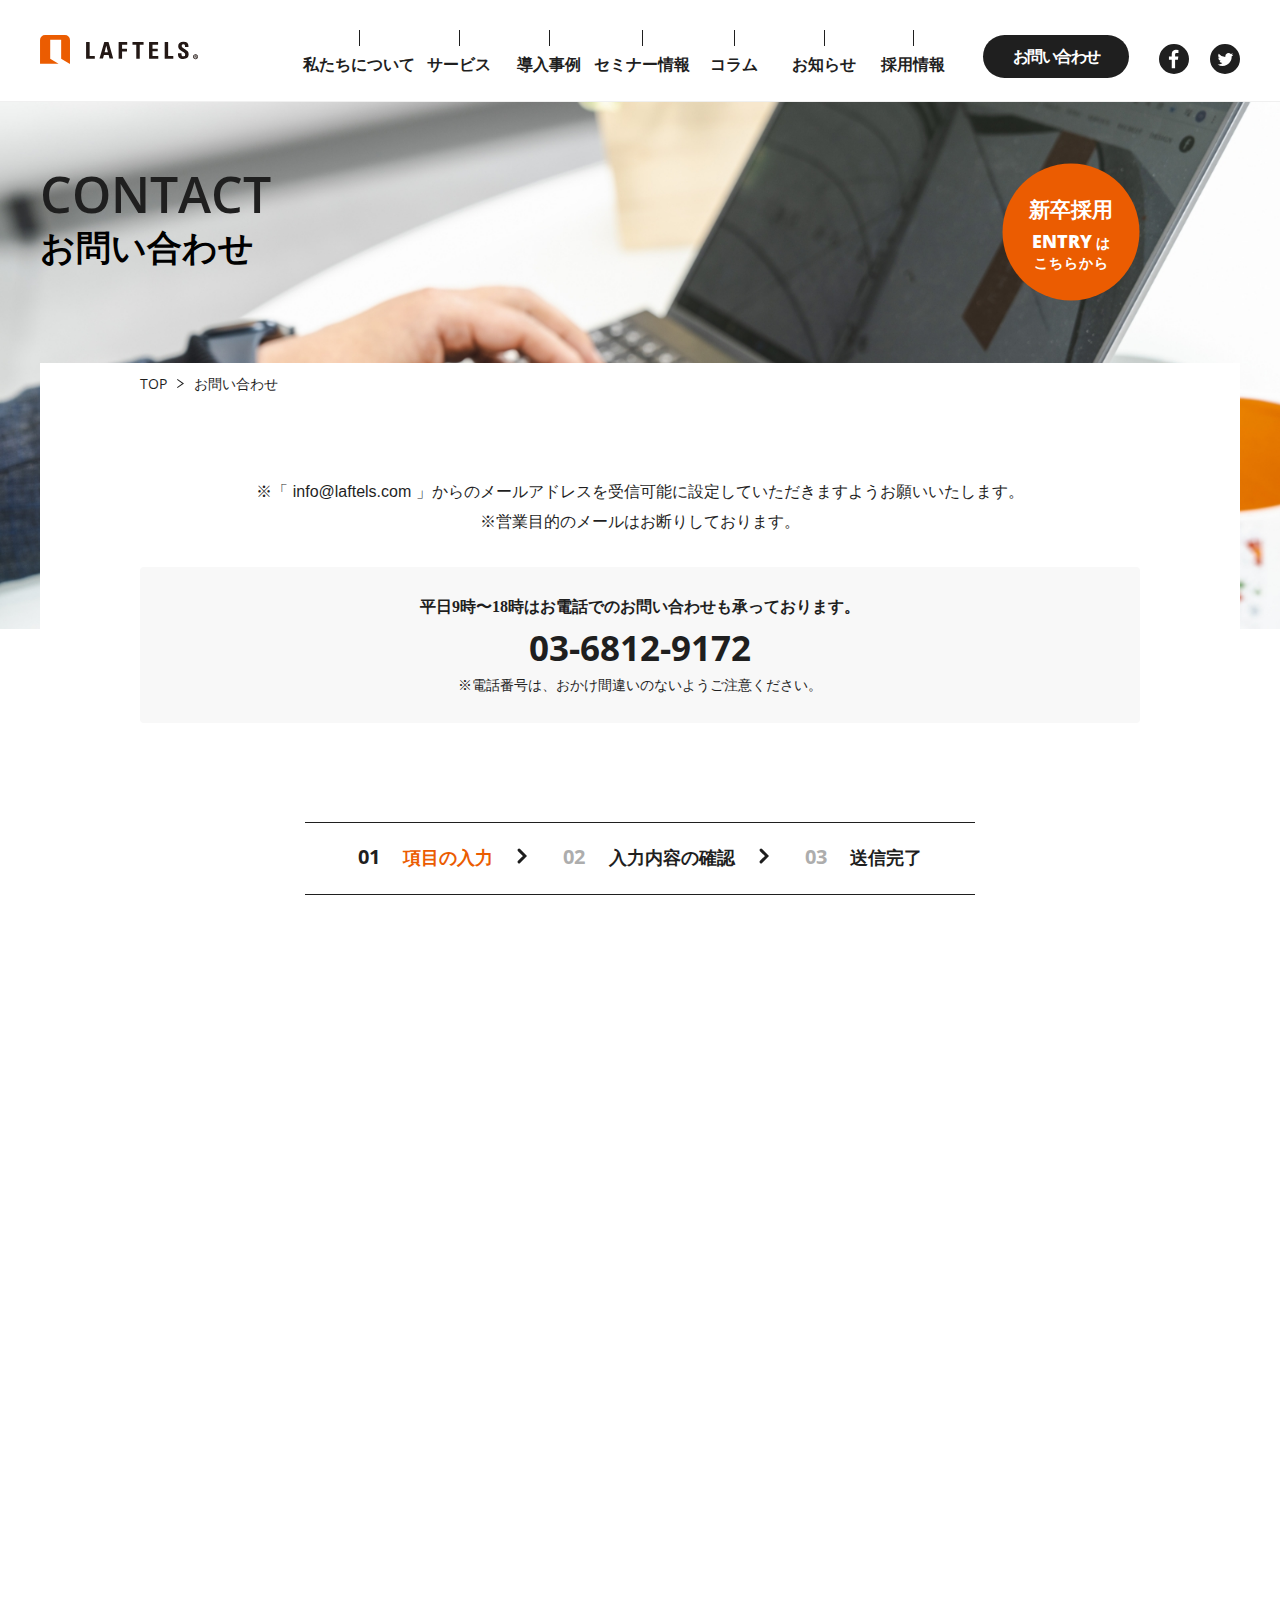
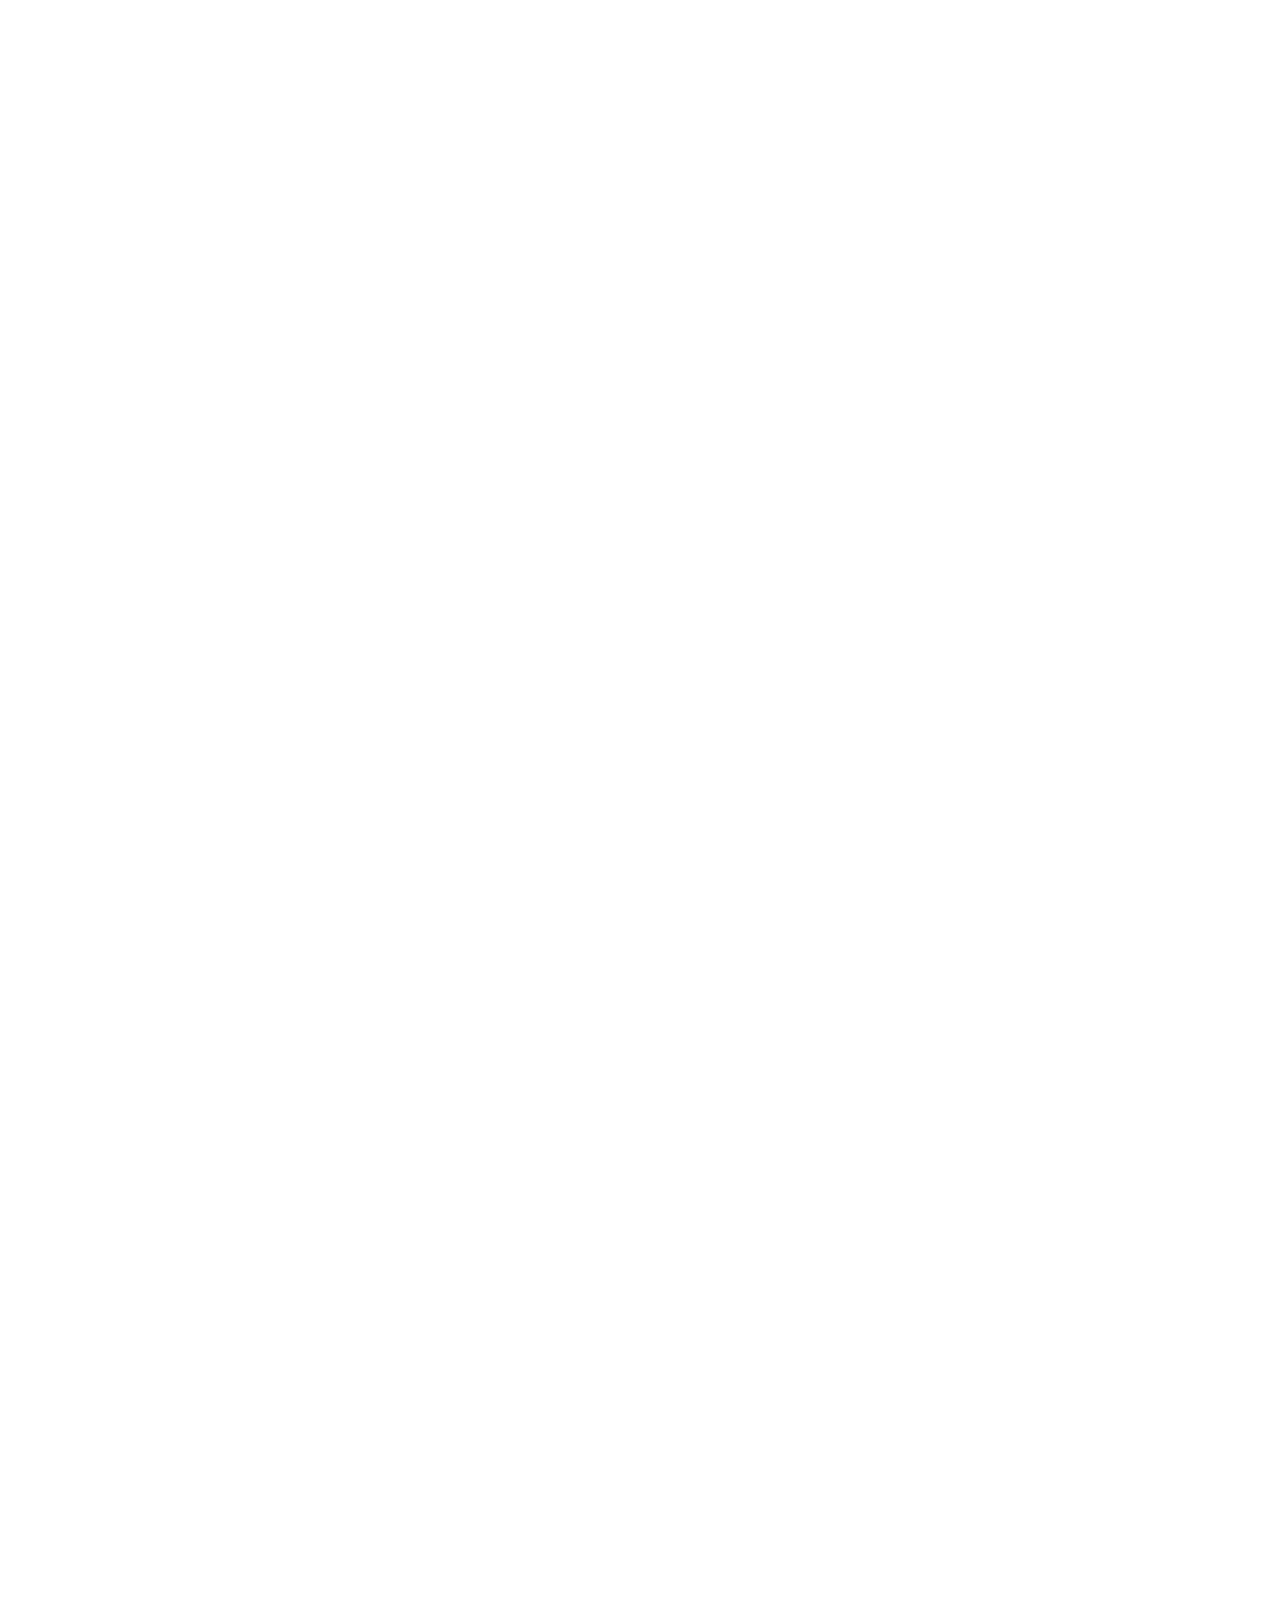
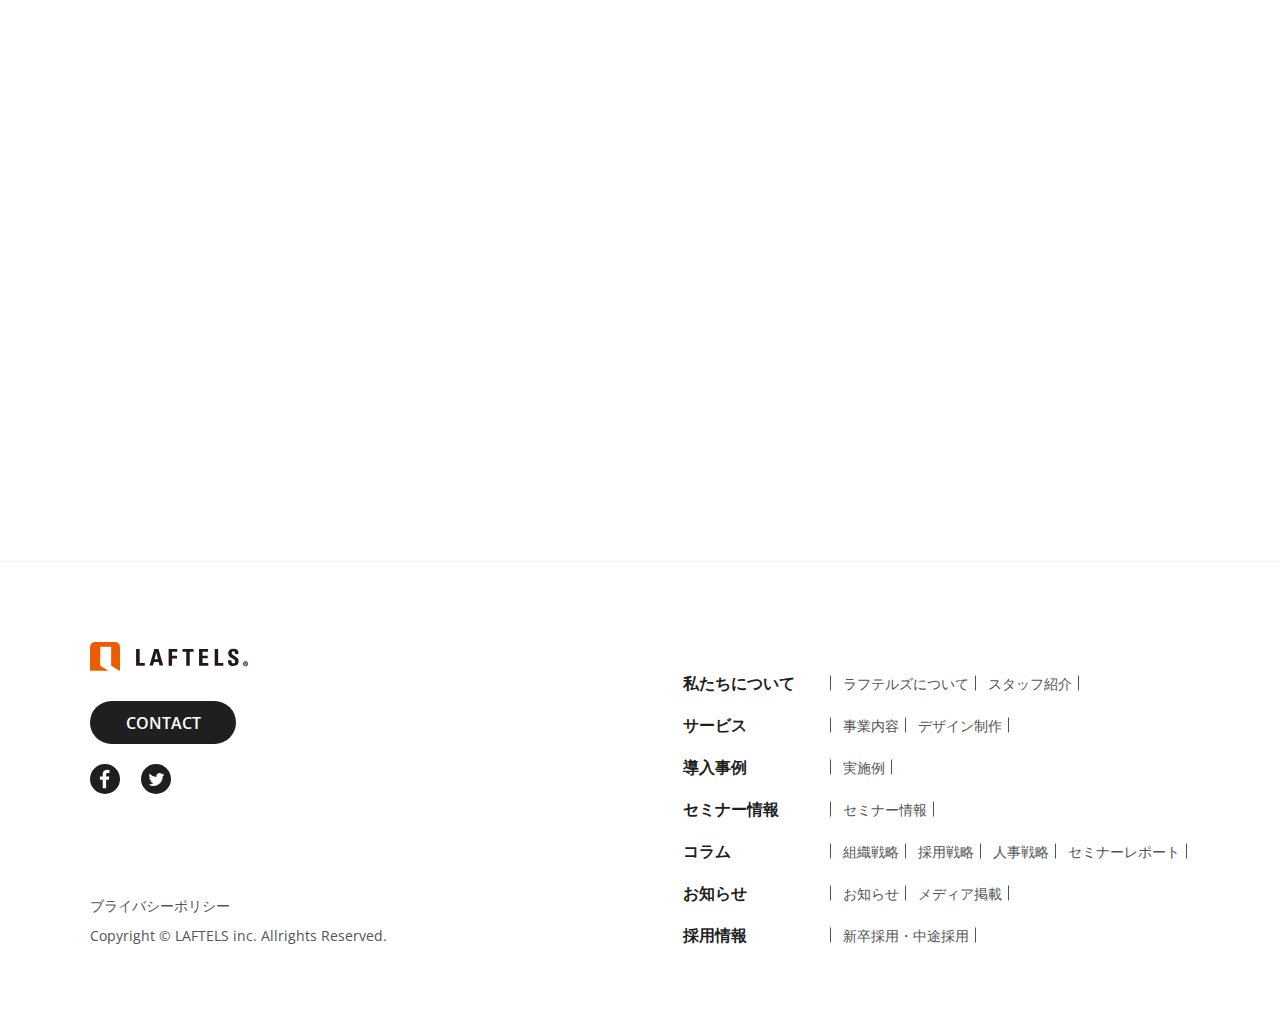
<file: contact.html>
<!DOCTYPE html>
<html lang="ja">

<head>
    <meta charset="UTF-8">
    <title>Laftels</title>
    <meta name="format-detection" content="telephone=no" />
    <meta http-equiv="X-UA-Compatible" content="IE=edge" />
    <meta name="viewport" content="width=device-width, initial-scale=1.0, maximum-scale=1.0, user-scalable=no">
    <link rel="icon" href="./assets/img/common/favicon.ico">
    <link rel="preconnect" href="https://fonts.googleapis.com">
    <link rel="preconnect" href="https://fonts.gstatic.com" crossorigin>
    <link href="https://fonts.googleapis.com/css2?family=Open+Sans:wght@300;400;500;600;700&display=swap" rel="stylesheet">
    <link rel="stylesheet" href="./assets/css/animate.min.css">
    <link rel="stylesheet" href="./assets/css/slick.css">
    <link href="./assets/css/aos.css" rel="stylesheet">
    <link href="./assets/css/style.css" rel="stylesheet">
    <!-- Javascript -->
    <script src="./assets/js/jquery.min.js"></script>
    <script src="./assets/js/aos.js"></script>
    <script src="./assets/js/slick.min.js"></script>
    <script src="./assets/js/jquery.easing.min.js"></script>
    <script src="./assets/js/jquery.common.js"></script>
</head>

<body>
    <header class="l-header">
        <!-- Header desktop-->
        <div class="l-header-top">
            <div class="l-container-fluid">
                <div class="l-row">
                    <div class="l-col-auto">
                        <a class="l-header-top__logo" href="./index.html">
                            <img src="./assets/img/common/fig_logo.svg" alt="LAFTELS">
                        </a>
                    </div>
                    <div class="l-col l-header-top__col-right">
                        <div class="l-header-top__menu">
                            <ul>
                                <li>
                                    <a href="./about.html"><span class="ja">私たちについて</span><span
                                            class="en">ABOUT</span></a>
                                </li>
                                <li>
                                    <a href="./service.html"><span class="ja">サービス</span><span
                                            class="en">SERVICE</span></a>
                                </li>
                                <li>
                                    <a href="./case.html"><span class="ja">導入事例</span><span class="en">CASE</span></a>
                                </li>
                                <li>
                                    <a href="./seminar.html"><span class="ja">セミナー情報</span><span
                                            class="en">SEMINAR</span></a>
                                </li>
                                <li>
                                    <a href="./column.html"><span class="ja">コラム</span><span
                                            class="en">COLUMN</span></a>
                                </li>
                                <li>
                                    <a href="./news.html"><span class="ja">お知らせ</span><span class="en">NEWS</span></a>
                                </li>
                                <li>
                                    <a href="./recruit.html"><span class="ja">採用情報</span><span
                                            class="en">RECRUIT</span></a>
                                </li>
                            </ul>
                        </div>
                        <div class="l-header-top__info">
                            <div class="l-header-top__contact">
                                <a class="c-btn-round" href="./contact.html"><span class="ja">お問い合わせ</span><span
                                        class="en">CONTACT</span></a>
                            </div>
                            <div class="l-header-top__social-link">
                                <a href="https://www.facebook.com/laftels/" target="_blank">
                                    <img src="./assets/img/common/icn_facebook.svg" alt="facebook">
                                </a>
                                <a href="https://twitter.com/laftels" target="_blank">
                                    <img src="./assets/img/common/icn_twitter.svg" alt="twitter">
                                </a>
                            </div>
                        </div>
                    </div>
                </div>
            </div>
        </div>
        <!-- End header desktop -->

        <!-- Header mobile -->
        <div class="l-header-mb">
            <div class="l-container">
                <div class="l-row">
                    <div class="l-col-auto">
                        <a href="./index.html">
                            <img src="./assets/img/common/fig_logo_mobile.svg" alt="">
                        </a>
                    </div>
                    <div class="l-col">
                        <div class="js-toggle-menu">
                            <span></span>
                            <span></span>
                            <span></span>
                        </div>
                        <div class="l-header-mb__menu">
                            <ul>
                                <li>
                                    <a href="./about.html">
                                        <span>ABOUT</span>
                                    </a>
                                </li>
                                <li>
                                    <a href="./service.html">
                                        <span>SERVICE</span>
                                    </a>
                                </li>
                                <li>
                                    <a href="./case.html">
                                        <span>CASE</span>
                                    </a>
                                </li>
                                <li>
                                    <a href="./seminar.html">
                                        <span>SEMINAR</span>
                                    </a>
                                </li>
                                <li>
                                    <a href="./column.html">
                                        <span>COLUMN</span>
                                    </a>
                                </li>
                                <li>
                                    <a href="./news.html">
                                        <span>NEWS</span>
                                    </a>
                                </li>
                                <li>
                                    <a href="./recruit.html">
                                        <span>RECRUIT</span>
                                    </a>
                                </li>
                            </ul>
                            <div class="l-header-mb__info">
                                <div class="l-header-mb__contact">
                                    <a class="c-btn-round" href="./contact.html">CONTACT</a>
                                </div>
                                <div class="l-header-mb__social-link">
                                    <a href="https://www.facebook.com/laftels/" target="_blank">
                                        <img src="./assets/img/common/icn_facebook.svg" alt="facebook">
                                    </a>
                                    <a href="https://twitter.com/laftels" target="_blank">
                                        <img src="./assets/img/common/icn_twitter.svg" alt="twitter">
                                    </a>
                                </div>
                            </div>
                        </div>
                    </div>
                </div>
            </div>
        </div>
        <!-- End header mobile -->
    </header>

    <section>
        <div class="p-contact">
            <div class="c-top-mv">
                <!--- top mv pc-->
                <img class="c-top-mv__pc" src="./assets/img/contact/img_top-mv.jpg" alt="">
                <!---end top mv pc-->
                <div class="c-top-mv__title">
                    <h3>CONTACT</h3>
                    <p>お問い合わせ</p>
                </div>
                <div class="c-top-mv__job">
                    <h4>新卒採用</h4>
                    <p>
                        <strong>ENTRY</strong> は <br />
                        <span>こちらから</span>
                    </p>
                </div>
            </div>

            <div class="l-container">
                <div class="c-wrap">
                    <div class="p-contact__inner">
                        <div class="c-breadcrumb">
                            <ul>
                                <li>
                                    <a href="#">TOP</a>
                                </li>
                                <li>
                                    <a href="#" class="active">お問い合わせ</a>
                                </li>
                            </ul>
                        </div>
                    </div>
                    <div class="p-contact__alert">
                        <p>※「 info@laftels.com 」からのメールアドレスを受信可能に設定していただきますようお願いいたします。 </p>
                        <p>※営業目的のメールはお断りしております。</p>
                    </div>
                    <div class="p-contact__timeline">
                        <h5>平日9時〜18時はお電話でのお問い合わせも承っております。</h5>
                        <h1>03-6812-9172</h1>
                        <p>※電話番号は、おかけ間違いのないようご注意ください。</p>
                    </div>
                    <div class="p-contact__nav">
                        <ul>
                            <li>
                                <a class="active" href="#">
                                    <span>01</span> 項目の入力
                                </a>
                            </li>
                            <li>
                                <a href="#">
                                    <span>02</span> 入力内容の確認
                                </a>
                            </li>
                            <li>
                                <a href="#">
                                    <span>03</span> 送信完了
                                </a>
                            </li>
                        </ul>

                    </div>
                    <div class="p-contact__form" data-aos="fade-up">
                        <ul>
                            <li>
                                <div class="p-contact__form__title">
                                    <p>
                                        お問い合わせ内容
                                        <span>必須</span>
                                    </p>
                                </div>
                                <div class="p-contact__form__content">
                                    <input type="radio" id="問い合わせ" name="inquiry" checked value="問い合わせ">
                                    <label for="問い合わせ">問い合わせ</label><br>
                                    <input type="radio" id="資料請求" name="inquiry" value="資料請求">
                                    <label for="資料請求">資料請求</label><br>
                                    <input type="radio" id="採用に応募する" name="inquiry" value="採用に応募する">
                                    <label for="採用に応募する">採用に応募する</label>
                                    <p class="error">※選択してください</p>
                                </div>
                            </li>
                            <li>
                                <div class="p-contact__form__title">
                                    <p>
                                        会社名
                                        <span>必須</span>
                                    </p>
                                </div>
                                <div class="p-contact__form__content">
                                    <input type="text" placeholder="○○○○○○○○○株式会社" value="">
                                    <p class="error">※正しく入力してください</p>
                                </div>
                            </li>
                            <li>
                                <div class="p-contact__form__title">
                                    <p>
                                        お名前
                                        <span>必須</span>
                                    </p>
                                </div>
                                <div class="p-contact__form__content">
                                    <input type="text" placeholder="山田　花子" value="">
                                    <p class="error">※正しく入力してください</p>
                                </div>
                            </li>
                            <li>
                                <div class="p-contact__form__title">
                                    <p>
                                        メールアドレス
                                        <span>必須</span>
                                    </p>
                                </div>
                                <div class="p-contact__form__content">
                                    <input type="text" placeholder="info@laftels.com" value="">
                                    <p class="error">※正しく入力してください</p>
                                </div>
                            </li>
                            <li>
                                <div class="p-contact__form__title">
                                    <p>
                                        電話番号
                                        <span>必須</span>
                                    </p>
                                </div>
                                <div class="p-contact__form__content">
                                    <input type="text" placeholder="09000000000" value="">
                                    <p class="error">※正しく入力してください</p>
                                </div>
                            </li>
                            <li>
                                <div class="p-contact__form__title">
                                    <p class="error">お問い合わせの詳細</p>
                                </div>
                                <div class="p-contact__form__content">
                                    <textarea placeholder="お問い合わせの詳細をご記入ください。" name="" id="" cols="95" rows="8"></textarea>
                                </div>
                            </li>
                            <li>
                                <div class="p-contact__form__title">
                                    <p>
                                        応募種別
                                        <span>必須</span>
                                    </p>
                                </div>
                                <div class="p-contact__form__content">
                                    <input type="radio" id="新卒採用" name="type" value="新卒採用" checked>
                                    <label for="新卒採用">新卒採用</label><br>
                                    <input type="radio" id="中途採用" name="type" value="中途採用">
                                    <label for="中途採用">中途採用</label>
                                    <p class="error">※選択してください</p>
                                </div>
                            </li>

                            <li>
                                <div class="p-contact__form__title">
                                    <p>
                                        応募職種
                                        <span>必須</span>
                                    </p>
                                </div>
                                <div class="p-contact__form__content">
                                    <input type="radio" id="コンサルタント" name="Application" value="コンサルタント" checked>
                                    <label for="コンサルタント">コンサルタント</label><br>
                                    <input type="radio" id="カスタマーサポート" name="Application" value="カスタマーサポート">
                                    <label for="カスタマーサポート">カスタマーサポート</label><br>
                                    <input type="radio" id="営業" name="Application" value="営業">
                                    <label for="営業">営業</label>
                                    <p class="error">※選択してください</p>
                                </div>
                            </li>
                            <li>
                                <div class="p-contact__form__title">
                                    <p>
                                        氏名
                                        <span>必須</span>
                                    </p>
                                </div>
                                <div class="p-contact__form__content">
                                    <input type="text" placeholder="山田　花子" value="">
                                    <p class="error">※正しく入力してください</p>
                                </div>
                            </li>
                            <li>
                                <div class="p-contact__form__title">
                                    <p>
                                        ふりがな
                                        <span>必須</span>
                                    </p>
                                </div>
                                <div class="p-contact__form__content">
                                    <input type="text" placeholder="やまだ　はなこ" value="">
                                    <p class="error">※正しく入力してください</p>
                                </div>
                            </li>
                            <li>
                                <div class="p-contact__form__title">
                                    <p>
                                        大学名
                                        <span>必須</span>
                                    </p>
                                </div>
                                <div class="p-contact__form__content">
                                    <input type="text" placeholder="○○○○○○大学" value="">
                                    <p class="error">※正しく入力してください</p>
                                </div>
                            </li>
                            <li>
                                <div class="p-contact__form__title">
                                    <p>
                                        卒業年
                                        <span>必須</span>
                                    </p>
                                </div>
                                <div class="p-contact__form__content">
                                    <select name="" id="">
                                        <option value="選択してください">選択してください</option>
                                        <option value="demo">demo</option>
                                    </select>
                                    <p class="error">※選択してください</p>
                                </div>
                            </li>
                            <li>
                                <div class="p-contact__form__title">
                                    <p>
                                        生年月日
                                        <span>必須</span>
                                    </p>
                                </div>
                                <div class="p-contact__form__content">
                                    <input id="datepicker" type="date" placeholder="2021/01/01" />
                                    <p class="error">※正しく入力してください</p>
                                </div>
                            </li>
                            <li>
                                <div class="p-contact__form__title">
                                    <p>
                                        電話番号
                                        <span>必須</span>
                                    </p>
                                </div>
                                <div class="p-contact__form__content">
                                    <input type="text" placeholder="09000000000" value="">
                                    <p class="error">※正しく入力してください</p>
                                </div>
                            </li>
                            <li>
                                <div class="p-contact__form__title">
                                    <p>
                                        メールアドレス
                                        <span>必須</span>
                                    </p>
                                </div>
                                <div class="p-contact__form__content">
                                    <input type="text" placeholder="info@laftels.com" value="">
                                    <p class="error">※正しく入力してください</p>
                                </div>
                            </li>
                        </ul>
                    </div>
                    <div class="p-contact__handling-info" data-aos="fade-up">
                        <h4>【個人情報取り扱い】について</h4>
                        <div class="p-contact__handling-info__content">
                            <div class="p-contact__handling-info__inner">
                                <p>
                                    株式会社株式会社ラフテルズ（以下「当社」）は、以下のとおり個人情報保護方針を定め、個人情報保護の仕組みを構築し、全従業員に個人情報保護の重要性の認識と取組みを徹底させることにより、個人情報の保護を推進致します。
                                </p>
                                <p>
                                    <b>個人情報の管理 </b> <br /> 当社は、お客さまの個人情報を正確かつ最新の状態に保ち、個人情報への不正アクセス・紛失・破損・改ざん・漏洩などを防止するため、セキュリティシステムの維持・管理体制の整備・社員教育の徹底等の必要な措置を講じ、安全対策を実施し個人情報の厳重な管理を行ないます。
                                </p>
                                <p>
                                    <b>個人情報の利用目的 </b> <br /> お客さまからお預かりした個人情報は、当社からのご連絡や業務のご案内やご質問に対する回答として、電子メールや資料のご送付に利用いたします。

                                </p>
                                <p>
                                    <b>個人情報の第三者への開示・提供の禁止 </b> <br /> 当社は、お客さまよりお預かりした個人情報を適切に管理し、次のいずれかに該当する場合を除き、個人情報を第三者に開示いたしません。
                                </p>
                                <p>
                                    <b>お客さまの同意がある場合</b> <br /> お客さまが希望されるサービスを行なうために当社が業務を委託する業者に対して開示する場合 <br /> 法令に基づき開示することが必要である場合
                                </p>
                                <p>
                                    <b>個人情報の安全対策 </b> <br /> 当社は、個人情報の正確性及び安全性確保のために、セキュリティに万全の対策を講じています。
                                </p>
                                <p>
                                    <b>ご本人の照会 </b> <br /> お客さまがご本人の個人情報の照会・修正・削除などをご希望される場合には、ご本人であることを確認の上、対応させていただきます。
                                </p>
                                <p>
                                    <b>法令、規範の遵守と見直し </b> <br /> 当社は、保有する個人情報に関して適用される日本の法令、その他規範を遵守するとともに、本ポリシーの内容を適宜見直し、その改善に努めます。
                                </p>
                                <p>
                                    <b>お問い合せ </b> <br /> 当社の個人情報の取扱に関するお問い合せは下記までご連絡ください。 <br /> 株式会社ラフテルズ（英語表記：LAFTELS）
                                    <br /> 〒151-0051　東京都渋谷区千駄ヶ谷 1-22-6 松山ビル3F <br /> TEL：03-6812-9172　FAX：03-6812-9173
                                    <br /> Mail：info@up-seek.comlaftels.com
                                </p>
                            </div>
                        </div>
                    </div>
                    <div class="p-contact__confirm" data-aos="fade-up">
                        <p>
                            <strong>必須</strong><span>個人情報取り扱いついて、同意する場合は以下にチェックをお願いいたします。</span>
                        </p>
                        <div class="p-contact__confirm__group-check">

                            <input id="wp-comment-cookies-consent" name="wp-comment-cookies-consent" type="checkbox" value="yes">

                            <label for="wp-comment-cookies-consent">同意する</label>

                            <!-- <input type="checkbox" name="同意する" id="同意する">
                            <label for="同意する">同意する</label> -->
                            <p class="error">※選択してください</p>
                        </div>
                        <a href="#" class="c-btn-effect" data-aos="fade-up">
                            <span>確認する</span>
                        </a>
                    </div>
                </div>
            </div>
        </div>
    </section>

    <!-- Footer -->
    <footer class="l-footer">
        <div class="l-footer__main">
            <div class="l-container">
                <div class="l-row">
                    <div class="l-footer__main__col">
                        <a href="#" class="l-footer__main__logo">
                            <img src="./assets/img/common/fig_logo.svg" alt="laftels">
                        </a>
                        <div class="l-footer__main__link-sp">
                            <ul>
                                <li>
                                    <a href="#" class="l-footer__main__category">ABOUT</a>
                                    <a href="#" class="l-footer__main__category-child">ラフテルズについて</a>
                                    <a href="#" class="l-footer__main__category-child">スタッフ紹介</a>
                                </li>
                                <li>
                                    <a href="#" class="l-footer__main__category">SERVICE</a>
                                    <a href="#" class="l-footer__main__category-child">事業内容</a>
                                    <a href="#" class="l-footer__main__category-child">デザイン制作</a>
                                </li>
                                <li>
                                    <a href="#" class="l-footer__main__category">CASE</a>
                                    <a href="#" class="l-footer__main__category-child">実施例</a>
                                </li>
                                <li>
                                    <a href="#" class="l-footer__main__category">SEMINAR</a>
                                    <a href="#" class="l-footer__main__category-child">セミナー情報</a>
                                </li>
                                <li>
                                    <a href="#" class="l-footer__main__category">COLUMN</a>
                                    <a href="#" class="l-footer__main__category-child">組織戦略</a>
                                    <a href="#" class="l-footer__main__category-child">採用戦略</a>
                                    <a href="#" class="l-footer__main__category-child">人事戦略</a>
                                    <a href="#" class="l-footer__main__category-child">セミナーレポート</a>
                                </li>
                                <li>
                                    <a href="#" class="l-footer__main__category">NEWS</a>
                                    <a href="#" class="l-footer__main__category-child">お知らせ</a>
                                    <a href="#" class="l-footer__main__category-child">メディア掲載</a>
                                </li>
                                <li>
                                    <a href="#" class="l-footer__main__category">RECRUIT</a>
                                    <a href="#" class="l-footer__main__category-child">新卒採用・中途採用</a>
                                </li>
                            </ul>
                        </div>
                        <div class="l-footer__main__privacy-sp">
                            <a href="#">ブライバシーポリシー</a>
                        </div>
                        <a class="c-btn-round" href="./contact.html">CONTACT</a>
                        <div class="l-footer__main__social-link">
                            <a href="https://www.facebook.com/laftels/" target="_blank">
                                <img src="./assets/img/common/icn_facebook.svg" alt="facebook">
                            </a>
                            <a href="https://twitter.com/laftels" target="_blank">
                                <img src="./assets/img/common/icn_twitter.svg" alt="twitter">
                            </a>
                        </div>
                        <div class="l-footer__main__privacy">
                            <a href="#">ブライバシーポリシー</a>
                        </div>
                        <div class="l-footer__main__copy-right">Copyright © LAFTELS inc. Allrights Reserved.</div>
                    </div>
                    <div class="l-footer__main__col">
                        <div class="l-footer__main__link">
                            <ul>
                                <li>
                                    <a href="#" class="l-footer__main__category">私たちについて</a>
                                    <a href="#" class="l-footer__main__category-child">ラフテルズについて</a>
                                    <a href="#" class="l-footer__main__category-child">スタッフ紹介</a>
                                </li>
                                <li>
                                    <a href="#" class="l-footer__main__category">サービス</a>
                                    <a href="#" class="l-footer__main__category-child">事業内容</a>
                                    <a href="#" class="l-footer__main__category-child">デザイン制作</a>
                                </li>
                                <li>
                                    <a href="#" class="l-footer__main__category">導入事例</a>
                                    <a href="#" class="l-footer__main__category-child">実施例</a>
                                </li>
                                <li>
                                    <a href="#" class="l-footer__main__category">セミナー情報</a>
                                    <a href="#" class="l-footer__main__category-child">セミナー情報</a>
                                </li>
                                <li>
                                    <a href="#" class="l-footer__main__category">コラム</a>
                                    <a href="#" class="l-footer__main__category-child">組織戦略</a>
                                    <a href="#" class="l-footer__main__category-child">採用戦略</a>
                                    <a href="#" class="l-footer__main__category-child">人事戦略</a>
                                    <a href="#" class="l-footer__main__category-child">セミナーレポート</a>
                                </li>
                                <li>
                                    <a href="#" class="l-footer__main__category">お知らせ</a>
                                    <a href="#" class="l-footer__main__category-child">お知らせ</a>
                                    <a href="#" class="l-footer__main__category-child">メディア掲載</a>
                                </li>
                                <li>
                                    <a href="#" class="l-footer__main__category">採用情報</a>
                                    <a href="#" class="l-footer__main__category-child">新卒採用・中途採用</a>
                                </li>
                            </ul>
                        </div>
                    </div>
                </div>
            </div>
        </div>
    </footer>
    <!-- End footer -->
</body>

</html>
</file>
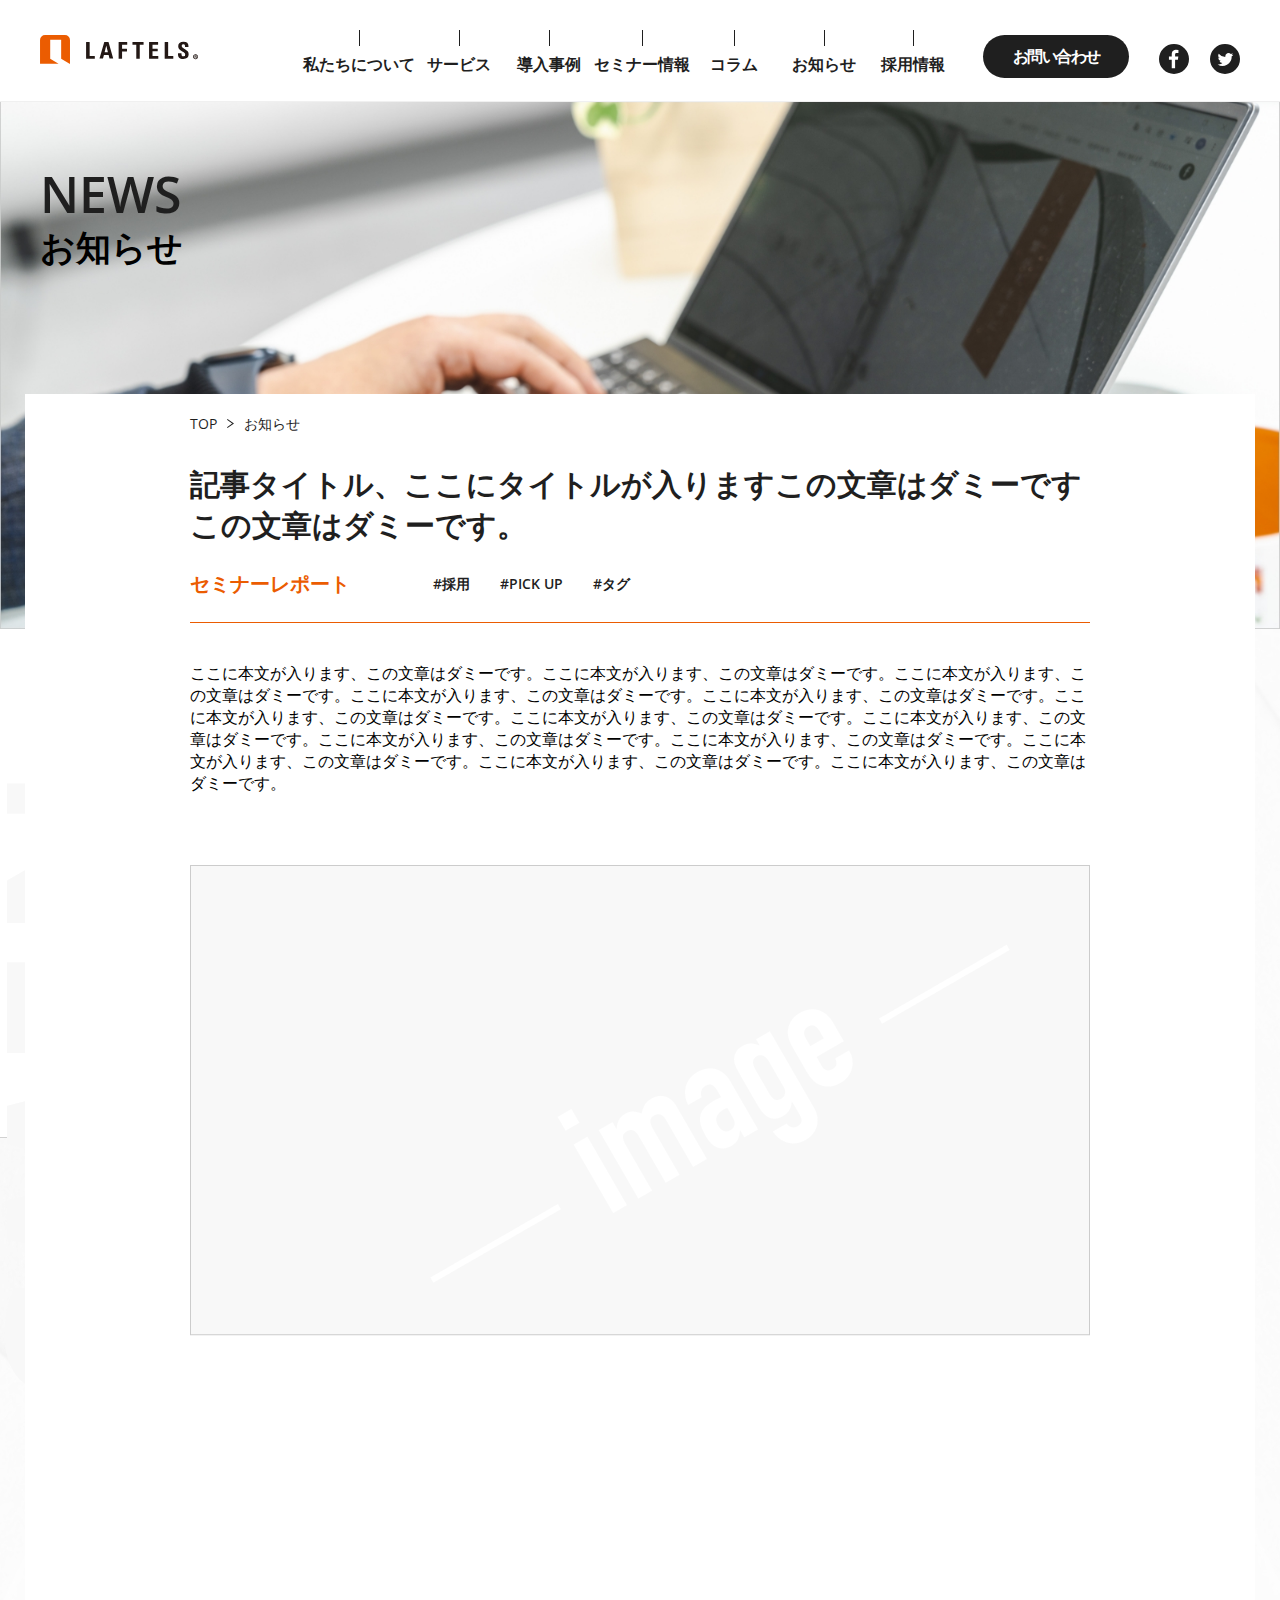
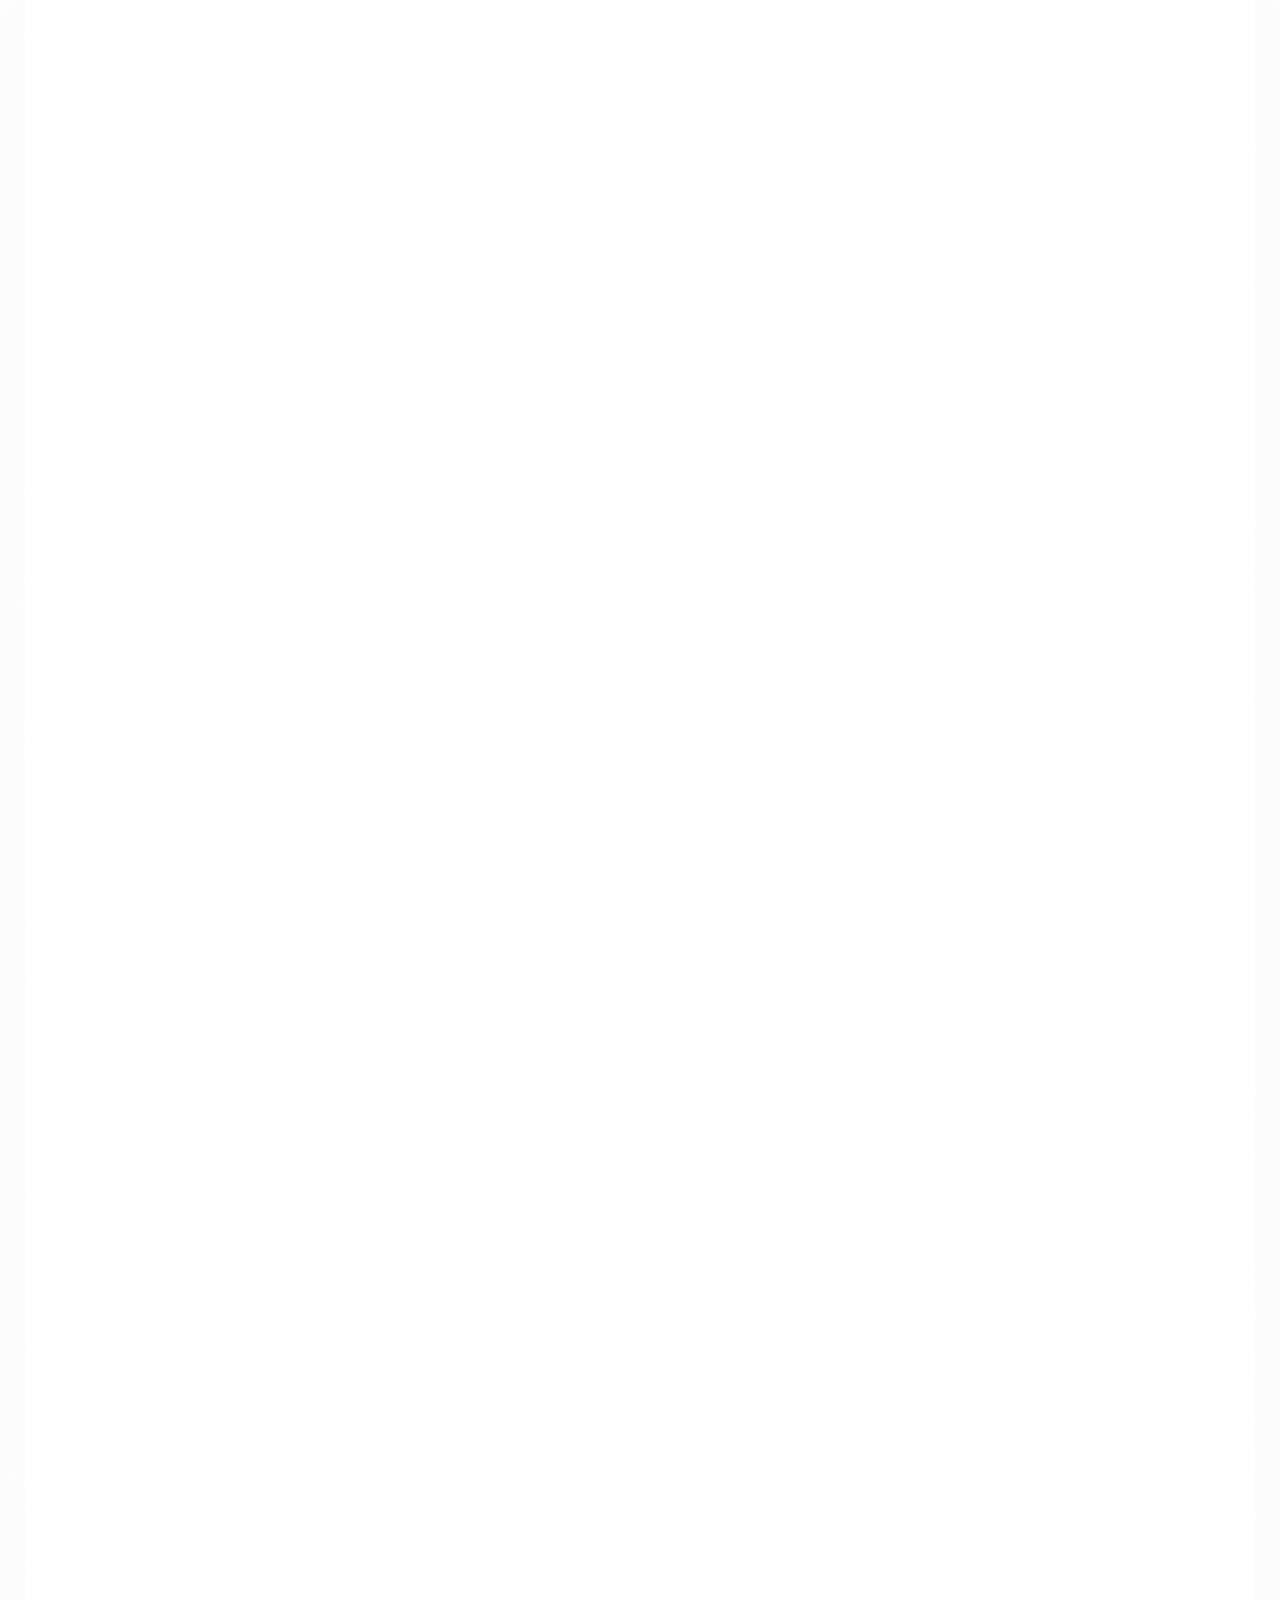
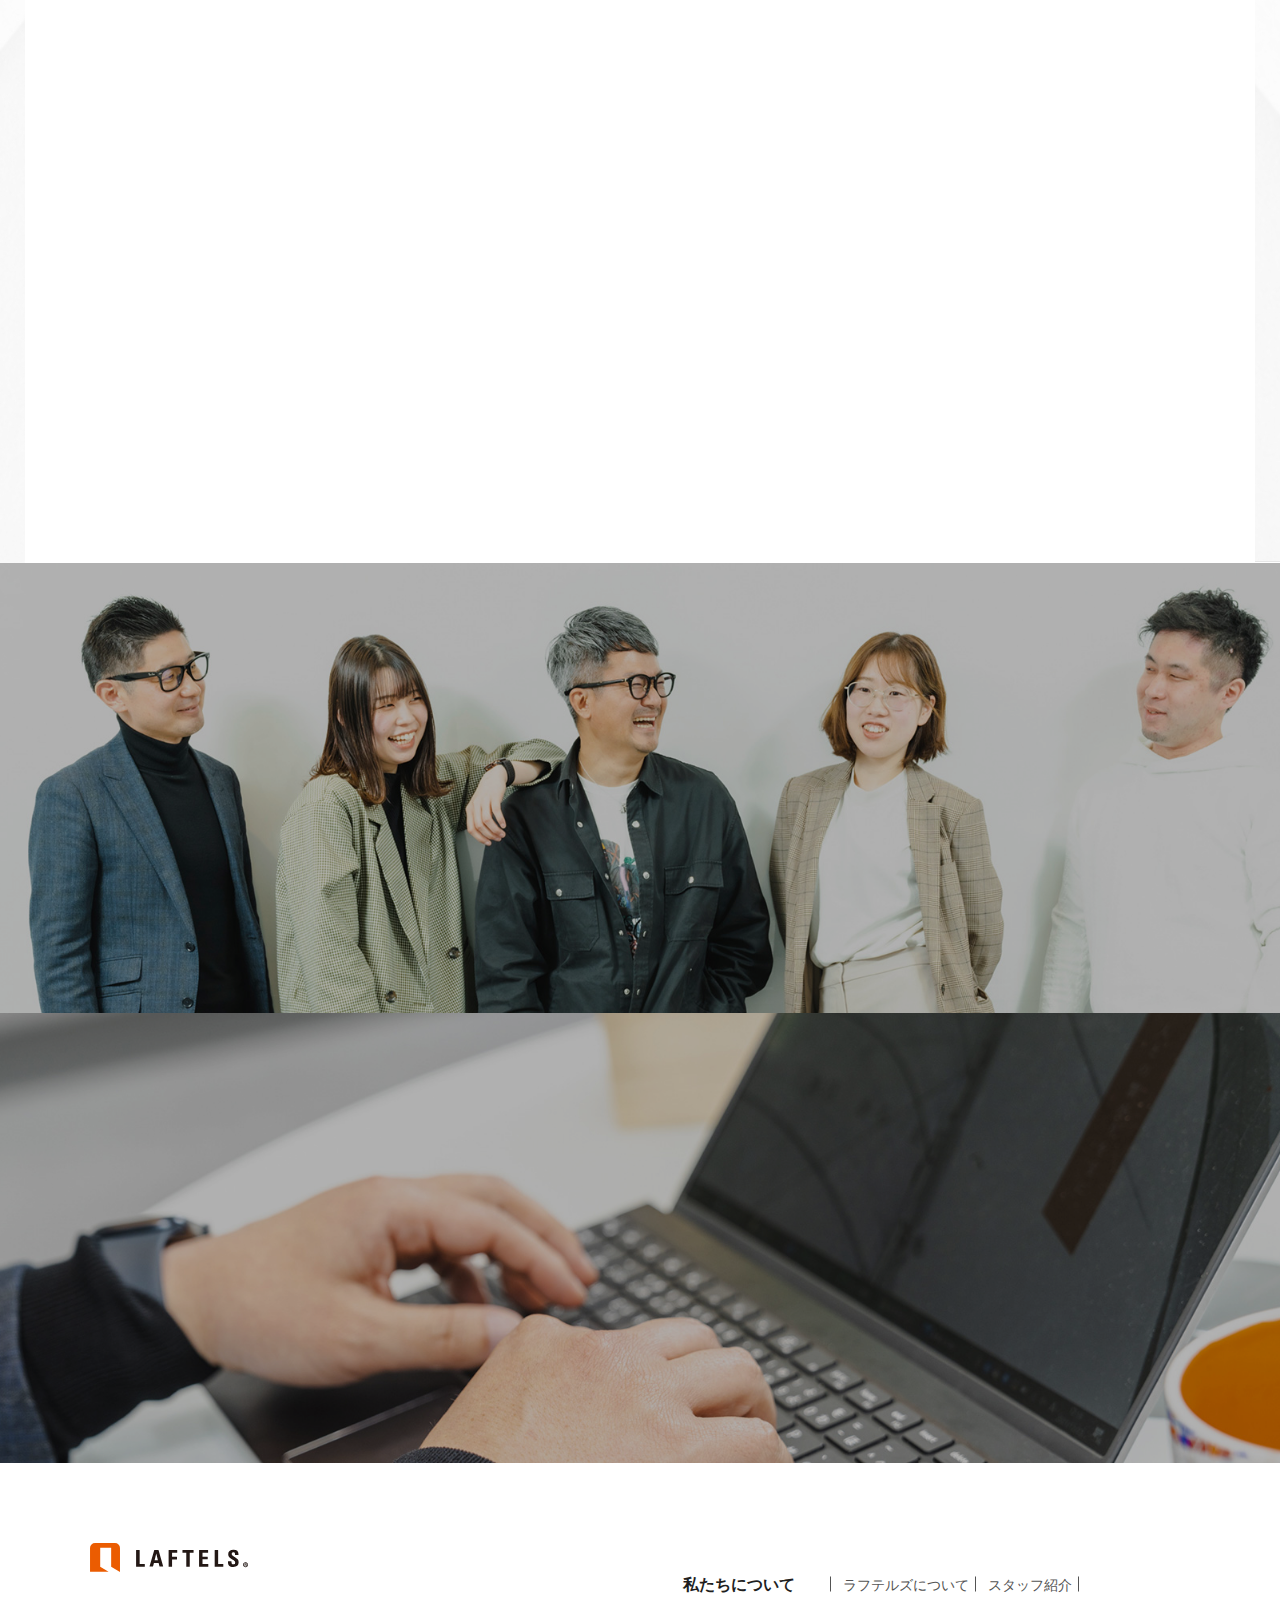
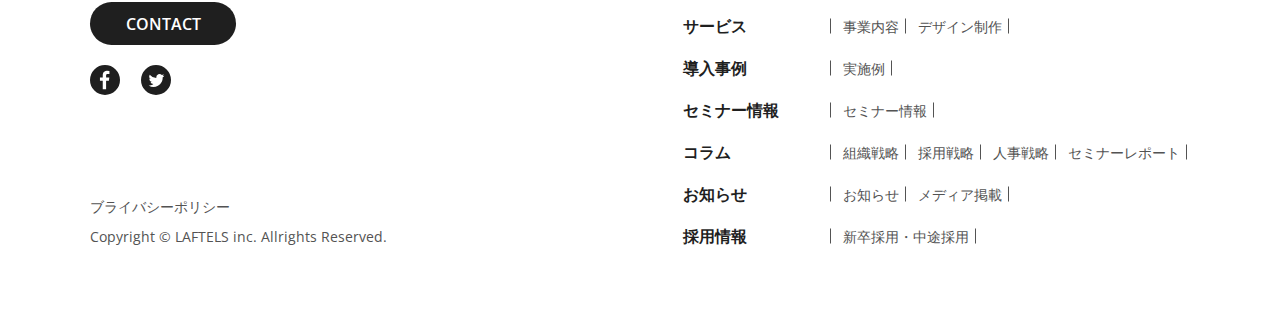
<file: news-details.html>
<!DOCTYPE html>
<html lang="ja">

<head>
    <meta charset="UTF-8">
    <title>Laftels</title>
    <link rel="icon" type="image/png" href="./assets/img/common/fig_favicon.png">
    <meta name="format-detection" content="telephone=no" />
    <meta http-equiv="X-UA-Compatible" content="IE=edge" />
    <meta name="viewport" content="width=device-width, initial-scale=1.0, maximum-scale=1.0, user-scalable=no">
    <link rel="icon" href="./assets/img/common/favicon.ico">
    <link rel="preconnect" href="https://fonts.googleapis.com">
    <link rel="preconnect" href="https://fonts.gstatic.com" crossorigin>
    <link href="https://fonts.googleapis.com/css2?family=Open+Sans:wght@300;400;500;600;700&display=swap" rel="stylesheet">
    <link rel="stylesheet" href="./assets/css/animate.min.css">
    <link rel="stylesheet" href="./assets/css/slick.css">
    <link href="./assets/css/aos.css" rel="stylesheet">
    <link href="./assets/css/style.css" rel="stylesheet">
    <!-- Javascript -->
    <script src="./assets/js/jquery.min.js"></script>
    <script src="./assets/js/aos.js"></script>
    <script src="./assets/js/slick.min.js"></script>
    <script src="./assets/js/jquery.easing.min.js"></script>
    <script src="./assets/js/jquery.common.js"></script>
</head>

<body>
    <header class="l-header">
        <!-- Header desktop-->
        <div class="l-header-top">
            <div class="l-container-fluid">
                <div class="l-row">
                    <div class="l-col-auto">
                        <a class="l-header-top__logo" href="./index.html">
                            <img src="./assets/img/common/fig_logo.svg" alt="LAFTELS">
                        </a>
                    </div>
                    <div class="l-col l-header-top__col-right">
                        <div class="l-header-top__menu">
                            <ul>
                                <li>
                                    <a href="./about.html"><span class="ja">私たちについて</span><span
                                            class="en">ABOUT</span></a>
                                </li>
                                <li>
                                    <a href="./service.html"><span class="ja">サービス</span><span
                                            class="en">SERVICE</span></a>
                                </li>
                                <li>
                                    <a href="./case.html"><span class="ja">導入事例</span><span class="en">CASE</span></a>
                                </li>
                                <li>
                                    <a href="./seminar.html"><span class="ja">セミナー情報</span><span
                                            class="en">SEMINAR</span></a>
                                </li>
                                <li>
                                    <a href="./column.html"><span class="ja">コラム</span><span
                                            class="en">COLUMN</span></a>
                                </li>
                                <li>
                                    <a href="./news.html"><span class="ja">お知らせ</span><span class="en">NEWS</span></a>
                                </li>
                                <li>
                                    <a href="./recruit.html"><span class="ja">採用情報</span><span
                                            class="en">RECRUIT</span></a>
                                </li>
                            </ul>
                        </div>
                        <div class="l-header-top__info">
                            <div class="l-header-top__contact">
                                <a class="c-btn-round" href="./contact.html"><span class="ja">お問い合わせ</span><span
                                        class="en">CONTACT</span></a>
                            </div>
                            <div class="l-header-top__social-link">
                                <a href="https://www.facebook.com/laftels/" target="_blank">
                                    <img src="./assets/img/common/icn_facebook.svg" alt="facebook">
                                </a>
                                <a href="https://twitter.com/laftels" target="_blank">
                                    <img src="./assets/img/common/icn_twitter.svg" alt="twitter">
                                </a>
                            </div>
                        </div>
                    </div>
                </div>
            </div>
        </div>
        <!-- End header desktop -->

        <!-- Header mobile -->
        <div class="l-header-mb">
            <div class="l-container">
                <div class="l-row">
                    <div class="l-col-auto">
                        <a href="./index.html">
                            <img src="./assets/img/common/fig_logo_mobile.svg" alt="">
                        </a>
                    </div>
                    <div class="l-col">
                        <div class="js-toggle-menu">
                            <span></span>
                            <span></span>
                            <span></span>
                        </div>
                        <div class="l-header-mb__menu">
                            <ul>
                                <li>
                                    <a href="./about.html">
                                        <span>ABOUT</span>
                                    </a>
                                </li>
                                <li>
                                    <a href="./service.html">
                                        <span>SERVICE</span>
                                    </a>
                                </li>
                                <li>
                                    <a href="./case.html">
                                        <span>CASE</span>
                                    </a>
                                </li>
                                <li>
                                    <a href="./seminar.html">
                                        <span>SEMINAR</span>
                                    </a>
                                </li>
                                <li>
                                    <a href="./column.html">
                                        <span>COLUMN</span>
                                    </a>
                                </li>
                                <li>
                                    <a href="./news.html">
                                        <span>NEWS</span>
                                    </a>
                                </li>
                                <li>
                                    <a href="./recruit.html">
                                        <span>RECRUIT</span>
                                    </a>
                                </li>
                            </ul>
                            <div class="l-header-mb__info">
                                <div class="l-header-mb__contact">
                                    <a class="c-btn-round" href="./contact.html">CONTACT</a>
                                </div>
                                <div class="l-header-mb__social-link">
                                    <a href="https://www.facebook.com/laftels/" target="_blank">
                                        <img src="./assets/img/common/icn_facebook.svg" alt="facebook">
                                    </a>
                                    <a href="https://twitter.com/laftels" target="_blank">
                                        <img src="./assets/img/common/icn_twitter.svg" alt="twitter">
                                    </a>
                                </div>
                            </div>
                        </div>
                    </div>
                </div>
            </div>
        </div>
        <!-- End header mobile -->
    </header>

    <section class="p-news-details">

        <div class="c-top-mv">
            <!--- top mv pc-->
            <img class="c-top-mv__pc" src="./assets/img/news-details/img_top-mv.jpg" alt="">
            <!---end top mv pc-->
            <!---top mv sp -->
            <img class="c-top-mv__sp" src="./assets/img/news-details/img_top-mv_sp.jpg" alt="">
            <!---end top mv sp -->

            <div class="c-top-mv__title">
                <h3>NEWS</h3>
                <p>お知らせ</p>
            </div>
        </div>

        <div class="p-news-details__content">
            <div class="l-container">
                <div class="p-news-details__content__inner">
                    <nav class="c-breadcrumb">
                        <ul>
                            <li><a href="#">TOP</a></li>
                            <li class="active"><a href="#">お知らせ</a></li>
                        </ul>
                    </nav>
                    <div class="p-news-details__repost-sp">
                        <h4>セミナーレポート</h4>
                        <div class="p-news-details__repost__tag">
                            <p>#採用</p>
                            <p>#PICK UP</p>
                            <p>#タグ</p>
                        </div>
                    </div>

                    <div class="p-news-details__title">
                        <h3>記事タイトル、ここにタイトルが入りますこの文章はダミーですこの文章はダミーです。</h3>
                    </div>
                    <div class="p-news-details__repost">
                        <h4>セミナーレポート</h4>
                        <div class="p-news-details__repost__tag">
                            <p>#採用</p>
                            <p>#PICK UP</p>
                            <p>#タグ</p>
                        </div>
                    </div>
                    <div class="p-news-details__decs">
                        <p>
                            ここに本文が入ります、この文章はダミーです。ここに本文が入ります、この文章はダミーです。ここに本文が入ります、この文章はダミーです。ここに本文が入ります、この文章はダミーです。ここに本文が入ります、この文章はダミーです。ここに本文が入ります、この文章はダミーです。ここに本文が入ります、この文章はダミーです。ここに本文が入ります、この文章はダミーです。ここに本文が入ります、この文章はダミーです。ここに本文が入ります、この文章はダミーです。ここに本文が入ります、この文章はダミーです。ここに本文が入ります、この文章はダミーです。ここに本文が入ります、この文章はダミーです。
                        </p>
                        <img src="./assets/img/news-details/img_news-details.png" alt="">
                    </div>
                    <div class="p-news-details__repost-two" data-aos="fade-up">
                        <h4>見出し2、ここに見出し2が入ります</h4>
                        <div class="p-news-details__repost-two__content">
                            <p class="p-news-details__repost-two__content__title">
                                見出し3、ここに見出し3が入ります、このテキストはダミーです。
                            </p>
                            <p class="p-news-details__repost-two__content__decs">
                                ここに本文が入ります、この文章はダミーです。ここに本文が入ります、この文章はダミーです。ここに本文が入ります、この文章はダミーです。ここに本文が入ります、この文章はダミーです。
                                <b>ここの文章は強調しています、</b> この文章はダ
                                <span>ミー。ここに本文が</span>
                                <span>入ります、この文章</span> はダミーです。ここに本文が入ります、この文章はダミーです。ここに本文が入ります、この文章はダミーです。ここに本文が入ります、この文章はダミーです。ここに本文が入ります、この文章はダミーです。ここに本文が入ります、この文章はダミーです。ここに本文が入ります、この文章はダミーです。ここに本文が入ります、この文章はダミーです。
                            </p>
                        </div>
                        <div class="p-news-details__repost-two__image">
                            <img src="./assets/img/news-details/img_news-details.png" alt="">
                            <p class="p-news-details__repost-two__image__title">見出し2、ここに見出し2が入ります、このテキストはダミーです。</p>
                            <p class="p-news-details__repost-two__image__decs">
                                ここに本文が入ります、この文章はダミーです。ここに本文が入ります、この文章はダミーです。ここに本文が入ります、この文章はダミーです。ここに本文が入ります、この文章はダミーです。
                                <b>ここの文章は強調しています、</b> この文章はダ
                                <span>ミー。ここに本文が</span>
                                <span>入ります、この文章</span> はダミーです。ここに本文が入ります、この文章はダミーです。ここに本文が入ります、この文章はダミーです。ここに本文が入ります、この文章はダミーです。ここに本文が入ります、この文章はダミーです。ここに本文が入ります、この文章はダミーです。ここに本文が入ります、この文章はダミーです。ここに本文が入ります、この文章はダミーです。
                            </p>
                        </div>
                    </div>


                    <div class="p-news-details__form" data-aos="fade-up">
                        <ul>
                            <li>
                                <h4>日程</h4>
                                <div class="p-news-details__form__decs">
                                    <p>2021年00月00日 (<span class="dot">●</span>) 00:00‐00:00</p>
                                </div>
                            </li>
                            <li>
                                <h4>会場</h4>
                                <div class="p-news-details__form__decs">
                                    <p>テキストテキスト</p>
                                    <p>東京都<span>〇〇〇〇〇〇〇〇</span>00-00-0</p>
                                </div>
                            </li>
                            <li>
                                <h4>参加費</h4>
                                <div class="p-news-details__form__decs">
                                    <p>0000円/人</p>
                                </div>
                            </li>
                            <li>
                                <h4>対象</h4>
                                <div class="p-news-details__form__decs">
                                    <p>経営者、幹部</p>
                                </div>
                            </li>
                            <li>
                                <h4>備考</h4>
                                <div class="p-news-details__form__decs">
                                    <p>
                                        テキストテキストテキストテキストテキストテキストテキストテキストテキストテキスト
                                    </p>
                                </div>
                            </li>
                            <li>
                                <h4>申込み期限</h4>
                                <div class="p-news-details__form__decs">
                                    <p> 2021年00月00日 (<span class="dot">●</span>) まで </p>
                                </div>
                            </li>
                        </ul>
                    </div>


                    <a href="#" class="c-btn-effect" data-aos="fade-up">
                        <span>PDF、申し込みリンク</span>
                    </a>

                    <div class="p-news-details__group-btn" data-aos="fade-up">
                        <a href="#" class="p-news-details__group-btn__next left"></a>

                        <a href="/index.html" class="p-news-details__group-btn__back-home">一覧に戻る</a>

                        <a href="#" class="p-news-details__group-btn__next right"></a>
                    </div>
                </div>
                <div class="p-news-details__posts" data-aos="fade-up">
                    <div class="c-title-left">
                        <h3>人気の記事</h3>
                    </div>
                    <div class="l-row">
                        <div class="l-col">
                            <div class="p-news-details__box">
                                <a href="#" class="p-news-details__box__image">
                                    <img src="./assets/img/news-details/img_posts_01.png" alt="">
                                </a>
                                <div class="p-news-details__box__info">
                                    <div class="p-news-details__box__category">
                                        <span class="date"> 2021.00.00</span>
                                        <span class="name">セミナーレポート</span>
                                    </div>
                                    <a href="#" class="p-news-details__box__title">
                                        <span>【2月20日開催】第2回 LAFTELS勉強会 </span><br> ｢社員満足度が 高まる人事制度〜労務編〜｣
                                    </a>
                                    <div class="p-news-details__box__date"></div>
                                    <div class="p-news-details__box__tag">
                                        <a href="#">#採用</a>
                                        <a href="#">#評価制度</a>
                                        <a href="#">#勉強会</a>
                                        <a href="#">#採用</a>
                                        <a href="#">#評価制度</a>
                                        <a href="#">#勉強会</a>
                                    </div>
                                </div>
                            </div>
                        </div>
                        <div class="l-col">
                            <div class="p-news-details__box">
                                <a href="#" class="p-news-details__box__image">
                                    <img src="./assets/img/news-details/img_posts_02.png" alt="">
                                </a>
                                <div class="p-news-details__box__info">
                                    <div class="p-news-details__box__category">
                                        <span class="date"> 2021.00.00</span>
                                        <span class="name c-sub-color">カテゴリー</span>
                                    </div>
                                    <a href="#" class="p-news-details__box__title">
                                        <span>【2月20日開催】第2回 LAFTELS勉強会 </span><br> ｢社員満足度が 高まる人事制度〜労務編〜｣
                                    </a>
                                    <div class="p-news-details__box__date"></div>
                                    <div class="p-news-details__box__tag">
                                        <a href="#">#採用</a>
                                        <a href="#">#評価制度</a>
                                        <a href="#">#勉強会</a>
                                        <a href="#">#採用</a>
                                        <a href="#">#評価制度</a>
                                        <a href="#">#勉強会</a>
                                    </div>
                                </div>
                            </div>
                        </div>
                        <div class="l-col">
                            <div class="p-news-details__box">
                                <a href="#" class="p-news-details__box__image">
                                    <img src="./assets/img/news-details/img_posts_03.png" alt="">
                                </a>
                                <div class="p-news-details__box__info">
                                    <div class="p-news-details__box__category">
                                        <span class="date"> 2021.00.00</span>
                                        <span class="name c-sub-color">カテゴリー</span>
                                    </div>
                                    <a href="#" class="p-news-details__box__title">
                                        <span>【2月20日開催】第2回 LAFTELS勉強会 </span><br> ｢社員満足度が 高まる人事制度〜労務編〜｣
                                    </a>
                                    <div class="p-news-details__box__date"></div>
                                    <div class="p-news-details__box__tag">
                                        <a href="#">#採用</a>
                                        <a href="#">#評価制度</a>
                                        <a href="#">#勉強会</a>
                                        <a href="#">#採用</a>
                                        <a href="#">#評価制度</a>
                                        <a href="#">#勉強会</a>
                                    </div>
                                </div>
                            </div>
                        </div>
                    </div>
                </div>
            </div>
        </div>

    </section>

    <!-- Footer -->
    <footer class="l-footer">
        <div class="l-footer__recruit pc">
            <img src="./assets/img/common/img_recruit.jpg" alt="">
            <div class="l-footer__recruit__content">
                <div class="c-title-center">
                    <h3 data-aos="fade-up">RECRUIT</h3>
                    <p data-aos="fade-up">採用情報</p>
                </div>
                <p class="l-footer__recruit__desc" data-aos="fade-up">
                    新しいクルーを募集します。<br>共に戦い、社内外に大きなインパクトを起こしてくれる<br>新たな仲間との出会いを楽しみにしています。
                </p>
                <a href="#" class="c-btn-effect" data-aos="fade-up">
                    <span>新卒採用/中途採用</span>
                </a>
            </div>
        </div>
        <div class="l-footer__recruit sp">
            <img src="./assets/img/common/img_recruit_sp.jpg" alt="">
            <div class="l-footer__recruit__content">
                <div class="c-title-center">
                    <h3 data-aos="fade-up">RECRUIT</h3>
                    <p data-aos="fade-up">採用情報</p>
                </div>
                <p class="l-footer__recruit__desc" data-aos="fade-up">
                    新しいクルーを募集します。<br>共に戦い、社内外に大きなインパクトを<br>起こしてくれる<br>新たな仲間との出会いを楽しみにしています。
                </p>
                <a href="#" class="c-btn-effect" data-aos="fade-up">
                    <span>新卒採用/中途採用</span>
                </a>
            </div>
        </div>

        <div class="l-footer__doc-request pc">
            <img src="./assets/img/common/img_doc-request.jpg" alt="">
            <div class="l-footer__doc-request__content">
                <div class="c-title-center">
                    <h3 data-aos="fade-up">資料請求</h3>
                </div>
                <p class="l-footer__doc-request__desc" data-aos="fade-up">
                    ラフテルズのサービスについての資料をダウンロードいただけます。<br>お気軽にお申し込みください。
                </p>
                <a href="#" class="c-btn-effect" data-aos="fade-up">
                    <span>資料請求をする</span>
                </a>
            </div>
        </div>
        <div class="l-footer__doc-request sp">
            <img src="./assets/img/common/img_doc-request_sp.jpg" alt="">
            <div class="l-footer__doc-request__content">
                <div class="c-title-center">
                    <h3 data-aos="fade-up">資料請求</h3>
                </div>
                <p class="l-footer__doc-request__desc" data-aos="fade-up">
                    ラフテルズのサービスについての資料を<br>ダウンロードいただけます。<br>お気軽にお申し込みください。
                </p>
                <a href="#" class="c-btn-effect" data-aos="fade-up">
                    <span>資料請求をする</span>
                </a>
            </div>
        </div>

        <div class="l-footer__main">
            <div class="l-container">
                <div class="l-row">
                    <div class="l-footer__main__col">
                        <a href="#" class="l-footer__main__logo">
                            <img src="./assets/img/common/fig_logo.svg" alt="laftels">
                        </a>
                        <div class="l-footer__main__link-sp">
                            <ul>
                                <li>
                                    <a href="#" class="l-footer__main__category">ABOUT</a>
                                    <a href="#" class="l-footer__main__category-child">ラフテルズについて</a>
                                    <a href="#" class="l-footer__main__category-child">スタッフ紹介</a>
                                </li>
                                <li>
                                    <a href="#" class="l-footer__main__category">SERVICE</a>
                                    <a href="#" class="l-footer__main__category-child">事業内容</a>
                                    <a href="#" class="l-footer__main__category-child">デザイン制作</a>
                                </li>
                                <li>
                                    <a href="#" class="l-footer__main__category">CASE</a>
                                    <a href="#" class="l-footer__main__category-child">実施例</a>
                                </li>
                                <li>
                                    <a href="#" class="l-footer__main__category">SEMINAR</a>
                                    <a href="#" class="l-footer__main__category-child">セミナー情報</a>
                                </li>
                                <li>
                                    <a href="#" class="l-footer__main__category">COLUMN</a>
                                    <a href="#" class="l-footer__main__category-child">組織戦略</a>
                                    <a href="#" class="l-footer__main__category-child">採用戦略</a>
                                    <a href="#" class="l-footer__main__category-child">人事戦略</a>
                                    <a href="#" class="l-footer__main__category-child">セミナーレポート</a>
                                </li>
                                <li>
                                    <a href="#" class="l-footer__main__category">NEWS</a>
                                    <a href="#" class="l-footer__main__category-child">お知らせ</a>
                                    <a href="#" class="l-footer__main__category-child">メディア掲載</a>
                                </li>
                                <li>
                                    <a href="#" class="l-footer__main__category">RECRUIT</a>
                                    <a href="#" class="l-footer__main__category-child">新卒採用・中途採用</a>
                                </li>
                            </ul>
                        </div>
                        <div class="l-footer__main__privacy-sp">
                            <a href="#">ブライバシーポリシー</a>
                        </div>
                        <a class="c-btn-round" href="./contact.html">CONTACT</a>
                        <div class="l-footer__main__social-link">
                            <a href="https://www.facebook.com/laftels/" target="_blank">
                                <img src="./assets/img/common/icn_facebook.svg" alt="facebook">
                            </a>
                            <a href="https://twitter.com/laftels" target="_blank">
                                <img src="./assets/img/common/icn_twitter.svg" alt="twitter">
                            </a>
                        </div>
                        <div class="l-footer__main__privacy">
                            <a href="#">ブライバシーポリシー</a>
                        </div>
                        <div class="l-footer__main__copy-right">Copyright © LAFTELS inc. Allrights Reserved.</div>
                    </div>
                    <div class="l-footer__main__col">
                        <div class="l-footer__main__link">
                            <ul>
                                <li>
                                    <a href="#" class="l-footer__main__category">私たちについて</a>
                                    <a href="#" class="l-footer__main__category-child">ラフテルズについて</a>
                                    <a href="#" class="l-footer__main__category-child">スタッフ紹介</a>
                                </li>
                                <li>
                                    <a href="#" class="l-footer__main__category">サービス</a>
                                    <a href="#" class="l-footer__main__category-child">事業内容</a>
                                    <a href="#" class="l-footer__main__category-child">デザイン制作</a>
                                </li>
                                <li>
                                    <a href="#" class="l-footer__main__category">導入事例</a>
                                    <a href="#" class="l-footer__main__category-child">実施例</a>
                                </li>
                                <li>
                                    <a href="#" class="l-footer__main__category">セミナー情報</a>
                                    <a href="#" class="l-footer__main__category-child">セミナー情報</a>
                                </li>
                                <li>
                                    <a href="#" class="l-footer__main__category">コラム</a>
                                    <a href="#" class="l-footer__main__category-child">組織戦略</a>
                                    <a href="#" class="l-footer__main__category-child">採用戦略</a>
                                    <a href="#" class="l-footer__main__category-child">人事戦略</a>
                                    <a href="#" class="l-footer__main__category-child">セミナーレポート</a>
                                </li>
                                <li>
                                    <a href="#" class="l-footer__main__category">お知らせ</a>
                                    <a href="#" class="l-footer__main__category-child">お知らせ</a>
                                    <a href="#" class="l-footer__main__category-child">メディア掲載</a>
                                </li>
                                <li>
                                    <a href="#" class="l-footer__main__category">採用情報</a>
                                    <a href="#" class="l-footer__main__category-child">新卒採用・中途採用</a>
                                </li>
                            </ul>
                        </div>
                    </div>
                </div>
            </div>
        </div>
    </footer>
    <!-- End footer -->
</body>

</html>
</file>
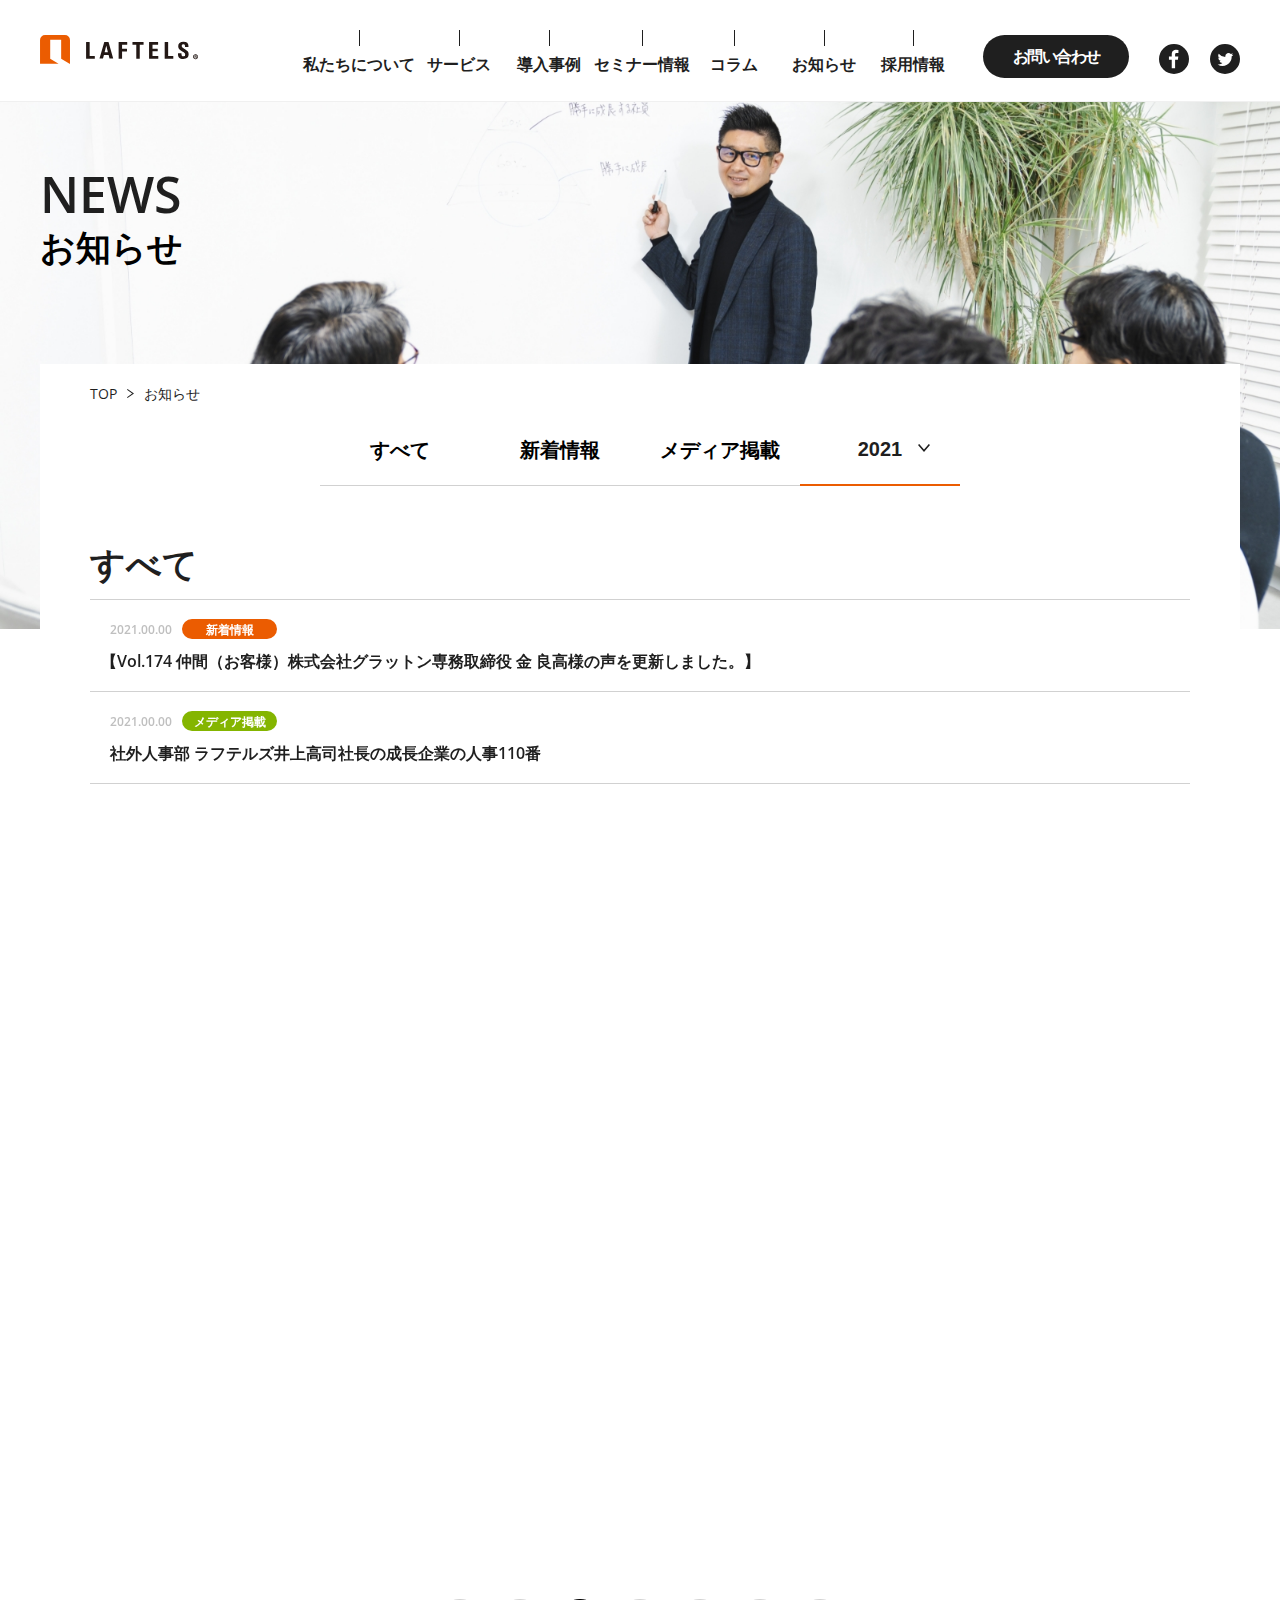
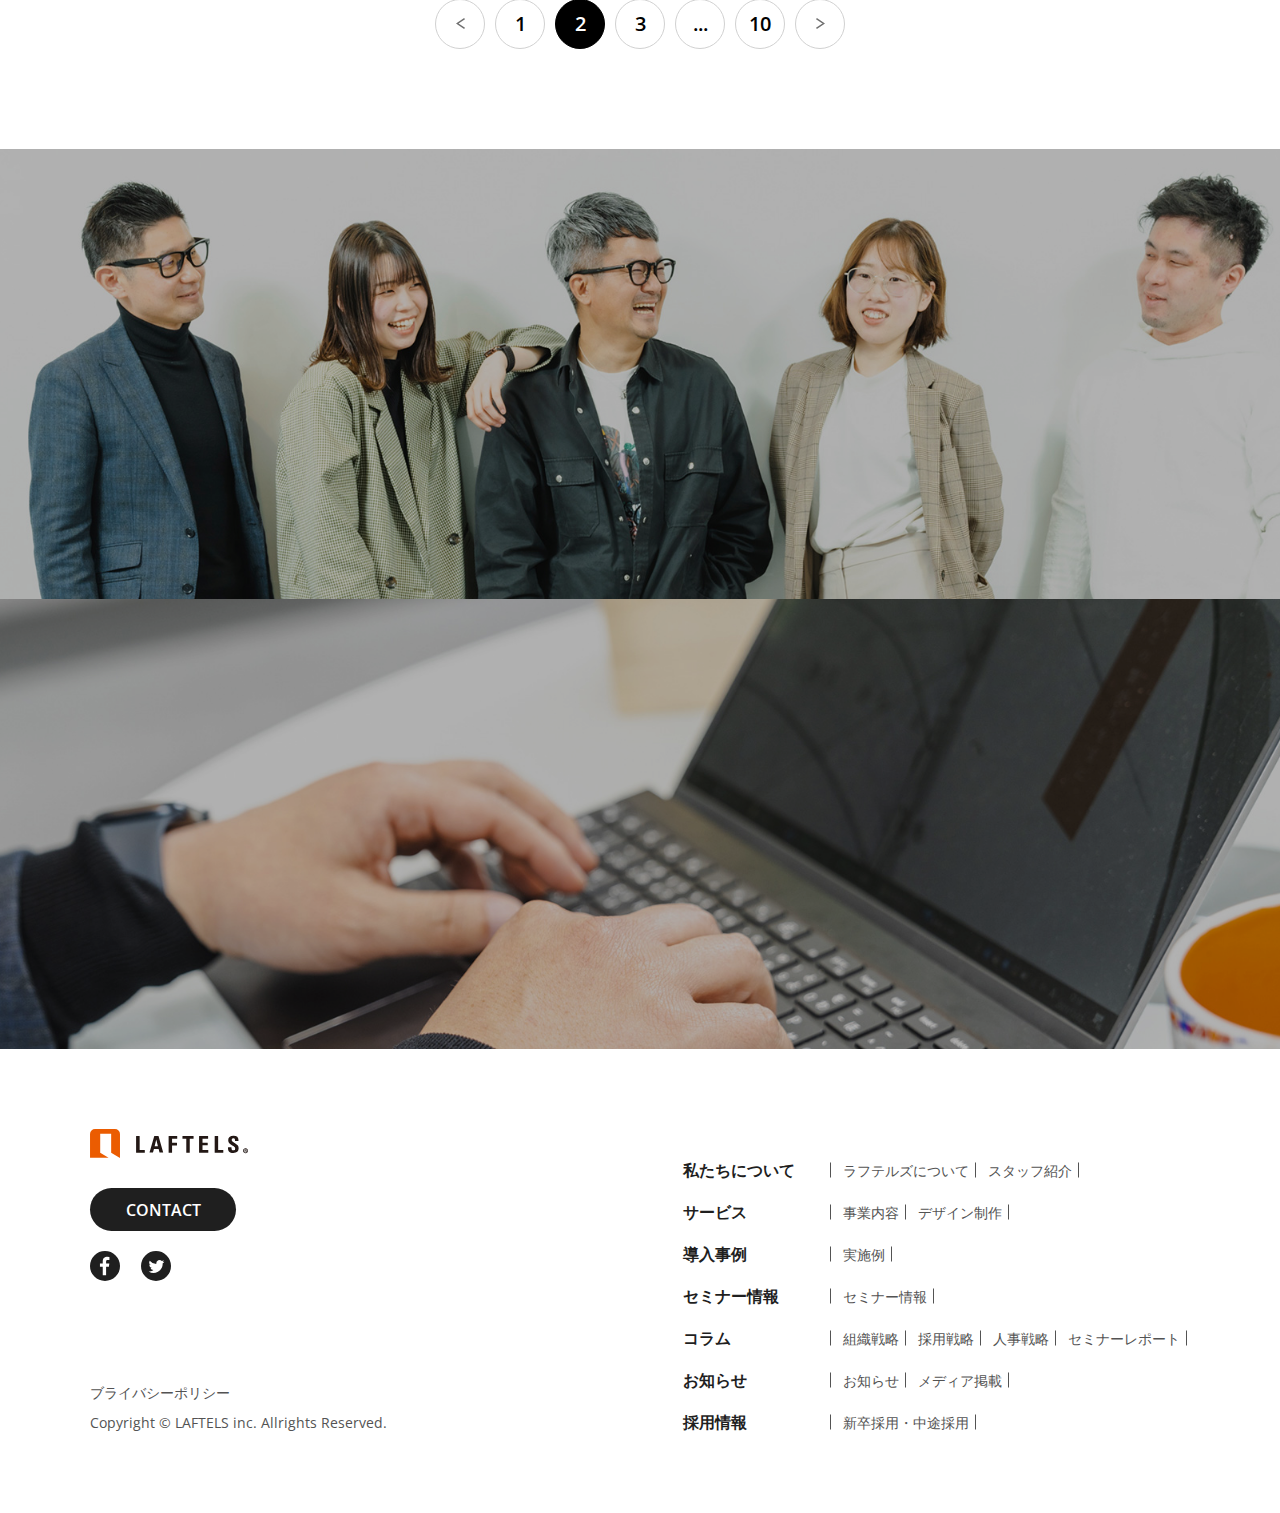
<file: news.html>
<!DOCTYPE html>
<html lang="ja">
	<head>
		<meta charset="UTF-8">
		<title>Laftels</title>
		<meta name="format-detection" content="telephone=no" />
		<meta http-equiv="X-UA-Compatible" content="IE=edge" />
		<meta name="viewport" content="width=device-width, initial-scale=1.0, maximum-scale=1.0, user-scalable=no">
		<link rel="icon" href="./assets/img/common/favicon.ico">
		<link rel="preconnect" href="https://fonts.googleapis.com">
		<link rel="preconnect" href="https://fonts.gstatic.com" crossorigin>
		<link href="https://fonts.googleapis.com/css2?family=Open+Sans:wght@300;400;500;600;700&display=swap" rel="stylesheet">
		<link rel="stylesheet" href="./assets/css/animate.min.css">
		<link rel="stylesheet" href="./assets/css/slick.css">
		<link href="./assets/css/aos.css" rel="stylesheet">
		<link href="./assets/css/style.css" rel="stylesheet">
		<!-- Javascript -->
		<script src="./assets/js/jquery.min.js"></script>
		<script src="./assets/js/aos.js"></script>
		<script src="./assets/js/slick.min.js"></script>
		<script src="./assets/js/jquery.easing.min.js"></script>
		<script src="./assets/js/jquery.common.js"></script>
	</head>
	<body>
		<header class="l-header">
			<!-- Header desktop-->
			<div class="l-header-top">
				<div class="l-container-fluid">
					<div class="l-row">
						<div class="l-col-auto">
							<a class="l-header-top__logo" href="./index.html">
								<img src="./assets/img/common/fig_logo.svg" alt="LAFTELS">
							</a>
						</div>
						<div class="l-col l-header-top__col-right">
							<div class="l-header-top__menu">
								<ul>
									<li>
										<a href="./about.html"><span class="ja">私たちについて</span><span
												class="en">ABOUT</span></a>
									</li>
									<li>
										<a href="./service.html"><span class="ja">サービス</span><span
												class="en">SERVICE</span></a>
									</li>
									<li>
										<a href="./case.html"><span class="ja">導入事例</span><span class="en">CASE</span></a>
									</li>
									<li>
										<a href="./seminar.html"><span class="ja">セミナー情報</span><span
												class="en">SEMINAR</span></a>
									</li>
									<li>
										<a href="./column.html"><span class="ja">コラム</span><span
												class="en">COLUMN</span></a>
									</li>
									<li>
										<a href="./news.html"><span class="ja">お知らせ</span><span class="en">NEWS</span></a>
									</li>
									<li>
										<a href="./recruit.html"><span class="ja">採用情報</span><span
												class="en">RECRUIT</span></a>
									</li>
								</ul>
							</div>
							<div class="l-header-top__info">
								<div class="l-header-top__contact">
									<a class="c-btn-round" href="./contact.html"><span class="ja">お問い合わせ</span><span
											class="en">CONTACT</span></a>
								</div>
								<div class="l-header-top__social-link">
									<a href="https://www.facebook.com/laftels/" target="_blank">
										<img src="./assets/img/common/icn_facebook.svg" alt="facebook">
									</a>
									<a href="https://twitter.com/laftels" target="_blank">
										<img src="./assets/img/common/icn_twitter.svg" alt="twitter">
									</a>
								</div>
							</div>
						</div>
					</div>
				</div>
			</div>
			<!-- End header desktop -->
	
			<!-- Header mobile -->
			<div class="l-header-mb">
				<div class="l-container">
					<div class="l-row">
						<div class="l-col-auto">
							<a href="./index.html">
								<img src="./assets/img/common/fig_logo_mobile.svg" alt="">
							</a>
						</div>
						<div class="l-col">
							<div class="js-toggle-menu">
								<span></span>
								<span></span>
								<span></span>
							</div>
							<div class="l-header-mb__menu">
								<ul>
									<li>
										<a href="./about.html">
											<span>ABOUT</span>
										</a>
									</li>
									<li>
										<a href="./service.html">
											<span>SERVICE</span>
										</a>
									</li>
									<li>
										<a href="./case.html">
											<span>CASE</span>
										</a>
									</li>
									<li>
										<a href="./seminar.html">
											<span>SEMINAR</span>
										</a>
									</li>
									<li>
										<a href="./column.html">
											<span>COLUMN</span>
										</a>
									</li>
									<li>
										<a href="./news.html">
											<span>NEWS</span>
										</a>
									</li>
									<li>
										<a href="./recruit.html">
											<span>RECRUIT</span>
										</a>
									</li>
								</ul>
								<div class="l-header-mb__info">
									<div class="l-header-mb__contact">
										<a class="c-btn-round" href="./contact.html">CONTACT</a>
									</div>
									<div class="l-header-mb__social-link">
										<a href="https://www.facebook.com/laftels/" target="_blank">
											<img src="./assets/img/common/icn_facebook.svg" alt="facebook">
										</a>
										<a href="https://twitter.com/laftels" target="_blank">
											<img src="./assets/img/common/icn_twitter.svg" alt="twitter">
										</a>
									</div>
								</div>
							</div>
						</div>
					</div>
				</div>
			</div>
			<!-- End header mobile -->
		</header>

		<section class="p-news">
		
			<div class="c-top-mv">
                <!--- top mv pc-->
                <img class="w-100 c-top-mv" src="./assets/img/news/img_top-mv.jpg" alt="">
                <!---end top mv pc-->
                <div class="c-top-mv__title">
                    <h3>NEWS</h3>
                    <p>お知らせ</p>
                </div>
            </div>

            <div class="p-news__content">
                <div class="l-container">
                    <div class="p-news__content__inner">
                        <nav class="c-breadcrumb">
                            <ul>
                                <li><a href="#">TOP</a></li>
                                <li class="active"><a href="#">お知らせ</a></li>
                            </ul>
                        </nav>
                        
                        <div class="c-tabs">
                            <div class="c-tabs__nav">
                                <ul>
                                    <li><a href="#">すべて</a></li>
                                    <li><a href="#">新着情報</a></li>
                                    <li><a href="#">メディア掲載</a></li>
									<li class="active">
										<div class="c-select">
											<select class="js-select">
												<option>2021</option>
												<option>2022</option>
												<option>2023</option>
												<option>2024</option>
												<option>2025</option>
												<option>2026</option>
											</select>
											<input type="text" class="js-fake-input">
										</div>
									</li>
                                </ul> 
                            </div>
                        </div>

						<h3 class="p-news__title">すべて</h3>

						<div class="p-news__item">
							<ul>
								<li data-aos="fade-up">
									<a href="./news-details.html">
										<div class="p-news__item__meta">
											<div class="p-news__item__date">2021.00.00</div>
											<div class="p-news__item__label p-news__item__label--orange">新着情報</div>
										</div>
										<h5 class="p-news__item__title"><span>【Vol.174 仲間（お客様）株式会社グラットン専務取締役 金 良高様の声を更新しました。】</span></h5>
									</a>
								</li>
								<li data-aos="fade-up">
									<a href="./news-details.html">
										<div class="p-news__item__meta">
											<div class="p-news__item__date">2021.00.00</div>
											<div class="p-news__item__label p-news__item__label--green">メディア掲載</div>
										</div>
										<h5 class="p-news__item__title">社外人事部 ラフテルズ井上高司社長の成長企業の人事110番</h5>
									</a>
								</li>
								<li data-aos="fade-up">
									<a href="./news-details.html">
										<div class="p-news__item__meta">
											<div class="p-news__item__date">2021.00.00</div>
											<div class="p-news__item__label p-news__item__label--orange">新着情報</div>
										</div>
										<h5 class="p-news__item__title"><span>【Vol.174 仲間（お客様）株式会社グラットン専務取締役 金 良高様の声を更新しました。】</span></h5>
									</a>
								</li>
								<li data-aos="fade-up">
									<a href="./news-details.html">
										<div class="p-news__item__meta">
											<div class="p-news__item__date">2021.00.00</div>
											<div class="p-news__item__label p-news__item__label--green">メディア掲載</div>
										</div>
										<h5 class="p-news__item__title">社外人事部 ラフテルズ井上高司社長の成長企業の人事110番</h5>
									</a>
								</li>
								<li data-aos="fade-up">
									<a href="./news-details.html">
										<div class="p-news__item__meta">
											<div class="p-news__item__date">2021.00.00</div>
											<div class="p-news__item__label p-news__item__label--orange">新着情報</div>
										</div>
										<h5 class="p-news__item__title"><span>【Vol.174 仲間（お客様）株式会社グラットン専務取締役 金 良高様の声を更新しました。】</span></h5>
									</a>
								</li>
								<li data-aos="fade-up">
									<a href="./news-details.html">
										<div class="p-news__item__meta">
											<div class="p-news__item__date">2021.00.00</div>
											<div class="p-news__item__label p-news__item__label--green">メディア掲載</div>
										</div>
										<h5 class="p-news__item__title">社外人事部 ラフテルズ井上高司社長の成長企業の人事110番</h5>
									</a>
								</li>
								<li data-aos="fade-up"> 
									<a href="./news-details.html">
										<div class="p-news__item__meta">
											<div class="p-news__item__date">2021.00.00</div>
											<div class="p-news__item__label p-news__item__label--orange">新着情報</div>
										</div>
										<h5 class="p-news__item__title"><span>【Vol.174 仲間（お客様）株式会社グラットン専務取締役 金 良高様の声を更新しました。】</span></h5>
									</a>
								</li>
								<li data-aos="fade-up">
									<a href="./news-details.html">
										<div class="p-news__item__meta">
											<div class="p-news__item__date">2021.00.00</div>
											<div class="p-news__item__label p-news__item__label--green">メディア掲載</div>
										</div>
										<h5 class="p-news__item__title">社外人事部 ラフテルズ井上高司社長の成長企業の人事110番</h5>
									</a>
								</li>
								<li data-aos="fade-up">
									<a href="./news-details.html">
										<div class="p-news__item__meta">
											<div class="p-news__item__date">2021.00.00</div>
											<div class="p-news__item__label p-news__item__label--orange">新着情報</div>
										</div>
										<h5 class="p-news__item__title"><span>【Vol.174 仲間（お客様）株式会社グラットン専務取締役 金 良高様の声を更新しました。】</span></h5>
									</a>
								</li>
								<li data-aos="fade-up">
									<a href="./news-details.html">
										<div class="p-news__item__meta">
											<div class="p-news__item__date">2021.00.00</div>
											<div class="p-news__item__label p-news__item__label--green">メディア掲載</div>
										</div>
										<h5 class="p-news__item__title">社外人事部 ラフテルズ井上高司社長の成長企業の人事110番</h5>
									</a>
								</li>
							</ul>

							<div class="c-pagination">
								<ul>
									<li class="prev">
										<a href="#"></a>
									</li>
									<li><a href="#">1</a></li>
									<li class="active"><a href="#">2</a></li>
									<li><a href="#">3</a></li>
									<li><a href="#">...</a></li>
									<li><a href="#">10</a></li>
									<li class="next"> 
										<a href="#"></a>
									</li>
								</ul>
							</div>
						</div>
                    </div>
                </div>
            </div>
		</section>

		<!-- Footer -->
		<footer class="l-footer">
			<div class="l-footer__recruit pc">
				<img src="./assets/img/common/img_recruit.jpg" alt="">
				<div class="l-footer__recruit__content">
					<div class="c-title-center">
						<h3 data-aos="fade-up">RECRUIT</h3>
						<p data-aos="fade-up">採用情報</p>
					</div>
					<p class="l-footer__recruit__desc" data-aos="fade-up">
						新しいクルーを募集します。<br>共に戦い、社内外に大きなインパクトを起こしてくれる<br>新たな仲間との出会いを楽しみにしています。
					</p>
					<a href="#" class="c-btn-effect" data-aos="fade-up">
						<span>新卒採用/中途採用</span>
					</a>
				</div>
			</div>
			<div class="l-footer__recruit sp">
				<img src="./assets/img/common/img_recruit_sp.jpg" alt="">
				<div class="l-footer__recruit__content">
					<div class="c-title-center">
						<h3 data-aos="fade-up">RECRUIT</h3>
						<p data-aos="fade-up">採用情報</p>
					</div>
					<p class="l-footer__recruit__desc" data-aos="fade-up">
						新しいクルーを募集します。<br>共に戦い、社内外に大きなインパクトを<br>起こしてくれる<br>新たな仲間との出会いを楽しみにしています。
					</p>
					<a href="#" class="c-btn-effect" data-aos="fade-up">
						<span>新卒採用/中途採用</span>
					</a>
				</div>
			</div>
	
			<div class="l-footer__doc-request pc">
				<img src="./assets/img/common/img_doc-request.jpg" alt="">
				<div class="l-footer__doc-request__content">
					<div class="c-title-center">
						<h3 data-aos="fade-up">資料請求</h3>
					</div>
					<p class="l-footer__doc-request__desc" data-aos="fade-up">
						ラフテルズのサービスについての資料をダウンロードいただけます。<br>お気軽にお申し込みください。
					</p>
					<a href="#" class="c-btn-effect" data-aos="fade-up">
						<span>資料請求をする</span>
					</a>
				</div>
			</div>
			<div class="l-footer__doc-request sp">
				<img src="./assets/img/common/img_doc-request_sp.jpg" alt="">
				<div class="l-footer__doc-request__content">
					<div class="c-title-center">
						<h3 data-aos="fade-up">資料請求</h3>
					</div>
					<p class="l-footer__doc-request__desc" data-aos="fade-up">
						ラフテルズのサービスについての資料を<br>ダウンロードいただけます。<br>お気軽にお申し込みください。
					</p>
					<a href="#" class="c-btn-effect" data-aos="fade-up">
						<span>資料請求をする</span>
					</a>
				</div>
			</div>

			<div class="l-footer__main">
				<div class="l-container">
					<div class="l-row">
						<div class="l-footer__main__col">
							<a href="#" class="l-footer__main__logo">
								<img src="./assets/img/common/fig_logo.svg" alt="laftels">
							</a>
							<div class="l-footer__main__link-sp">
								<ul>
									<li>
										<a href="#" class="l-footer__main__category">ABOUT</a>
										<a href="#" class="l-footer__main__category-child">ラフテルズについて</a>
										<a href="#" class="l-footer__main__category-child">スタッフ紹介</a>
									</li>
									<li>
										<a href="#" class="l-footer__main__category">SERVICE</a>
										<a href="#" class="l-footer__main__category-child">事業内容</a>
										<a href="#" class="l-footer__main__category-child">デザイン制作</a>
									</li>
									<li>
										<a href="#" class="l-footer__main__category">CASE</a>
										<a href="#" class="l-footer__main__category-child">実施例</a>
									</li>
									<li>
										<a href="#" class="l-footer__main__category">SEMINAR</a>
										<a href="#" class="l-footer__main__category-child">セミナー情報</a>
									</li>
									<li>
										<a href="#" class="l-footer__main__category">COLUMN</a>
										<a href="#" class="l-footer__main__category-child">組織戦略</a>
										<a href="#" class="l-footer__main__category-child">採用戦略</a>
										<a href="#" class="l-footer__main__category-child">人事戦略</a>
										<a href="#" class="l-footer__main__category-child">セミナーレポート</a>
									</li>
									<li>
										<a href="#" class="l-footer__main__category">NEWS</a>
										<a href="#" class="l-footer__main__category-child">お知らせ</a>
										<a href="#" class="l-footer__main__category-child">メディア掲載</a>
									</li>
									<li>
										<a href="#" class="l-footer__main__category">RECRUIT</a>
										<a href="#" class="l-footer__main__category-child">新卒採用・中途採用</a>
									</li>
								</ul>
							</div>
							<div class="l-footer__main__privacy-sp">
								<a href="#">ブライバシーポリシー</a>
							</div>
							<a class="c-btn-round" href="./contact.html">CONTACT</a>
							<div class="l-footer__main__social-link">
								<a href="https://www.facebook.com/laftels/" target="_blank">
									<img src="./assets/img/common/icn_facebook.svg" alt="facebook">
								</a>
								<a href="https://twitter.com/laftels" target="_blank">
									<img src="./assets/img/common/icn_twitter.svg" alt="twitter">
								</a>
							</div>
							<div class="l-footer__main__privacy">
								<a href="#">ブライバシーポリシー</a>
							</div>
							<div class="l-footer__main__copy-right">Copyright © LAFTELS inc. Allrights Reserved.</div>
						</div>
						<div class="l-footer__main__col">
							<div class="l-footer__main__link">
								<ul>
									<li>
										<a href="#" class="l-footer__main__category">私たちについて</a>
										<a href="#" class="l-footer__main__category-child">ラフテルズについて</a>
										<a href="#" class="l-footer__main__category-child">スタッフ紹介</a>
									</li>
									<li>
										<a href="#" class="l-footer__main__category">サービス</a>
										<a href="#" class="l-footer__main__category-child">事業内容</a>
										<a href="#" class="l-footer__main__category-child">デザイン制作</a>
									</li>
									<li>
										<a href="#" class="l-footer__main__category">導入事例</a>
										<a href="#" class="l-footer__main__category-child">実施例</a>
									</li>
									<li>
										<a href="#" class="l-footer__main__category">セミナー情報</a>
										<a href="#" class="l-footer__main__category-child">セミナー情報</a>
									</li>
									<li>
										<a href="#" class="l-footer__main__category">コラム</a>
										<a href="#" class="l-footer__main__category-child">組織戦略</a>
										<a href="#" class="l-footer__main__category-child">採用戦略</a>
										<a href="#" class="l-footer__main__category-child">人事戦略</a>
										<a href="#" class="l-footer__main__category-child">セミナーレポート</a>
									</li>
									<li>
										<a href="#" class="l-footer__main__category">お知らせ</a>
										<a href="#" class="l-footer__main__category-child">お知らせ</a>
										<a href="#" class="l-footer__main__category-child">メディア掲載</a>
									</li>
									<li>
										<a href="#" class="l-footer__main__category">採用情報</a>
										<a href="#" class="l-footer__main__category-child">新卒採用・中途採用</a>
									</li>
								</ul>
							</div>
						</div>
					</div>
				</div>
			</div>
		</footer>
		<!-- End footer -->
	</body>
</html>
</file>
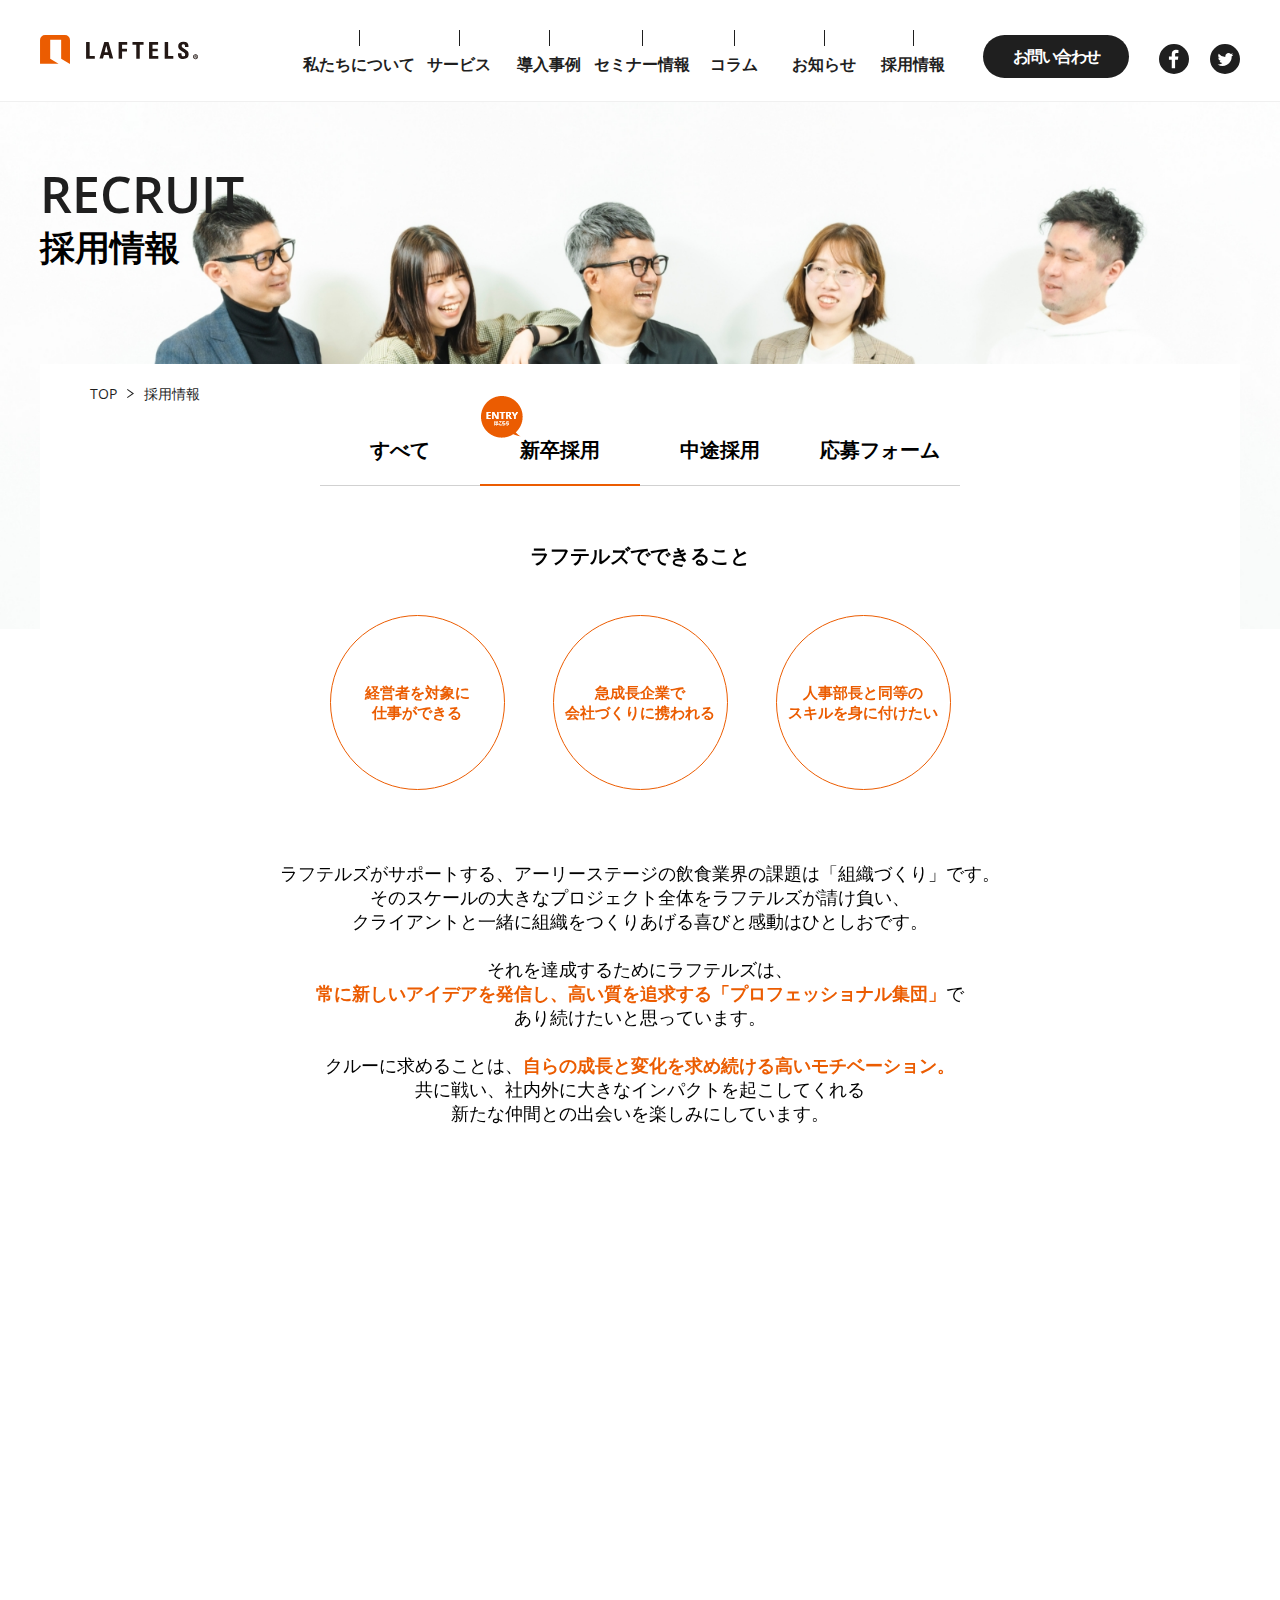
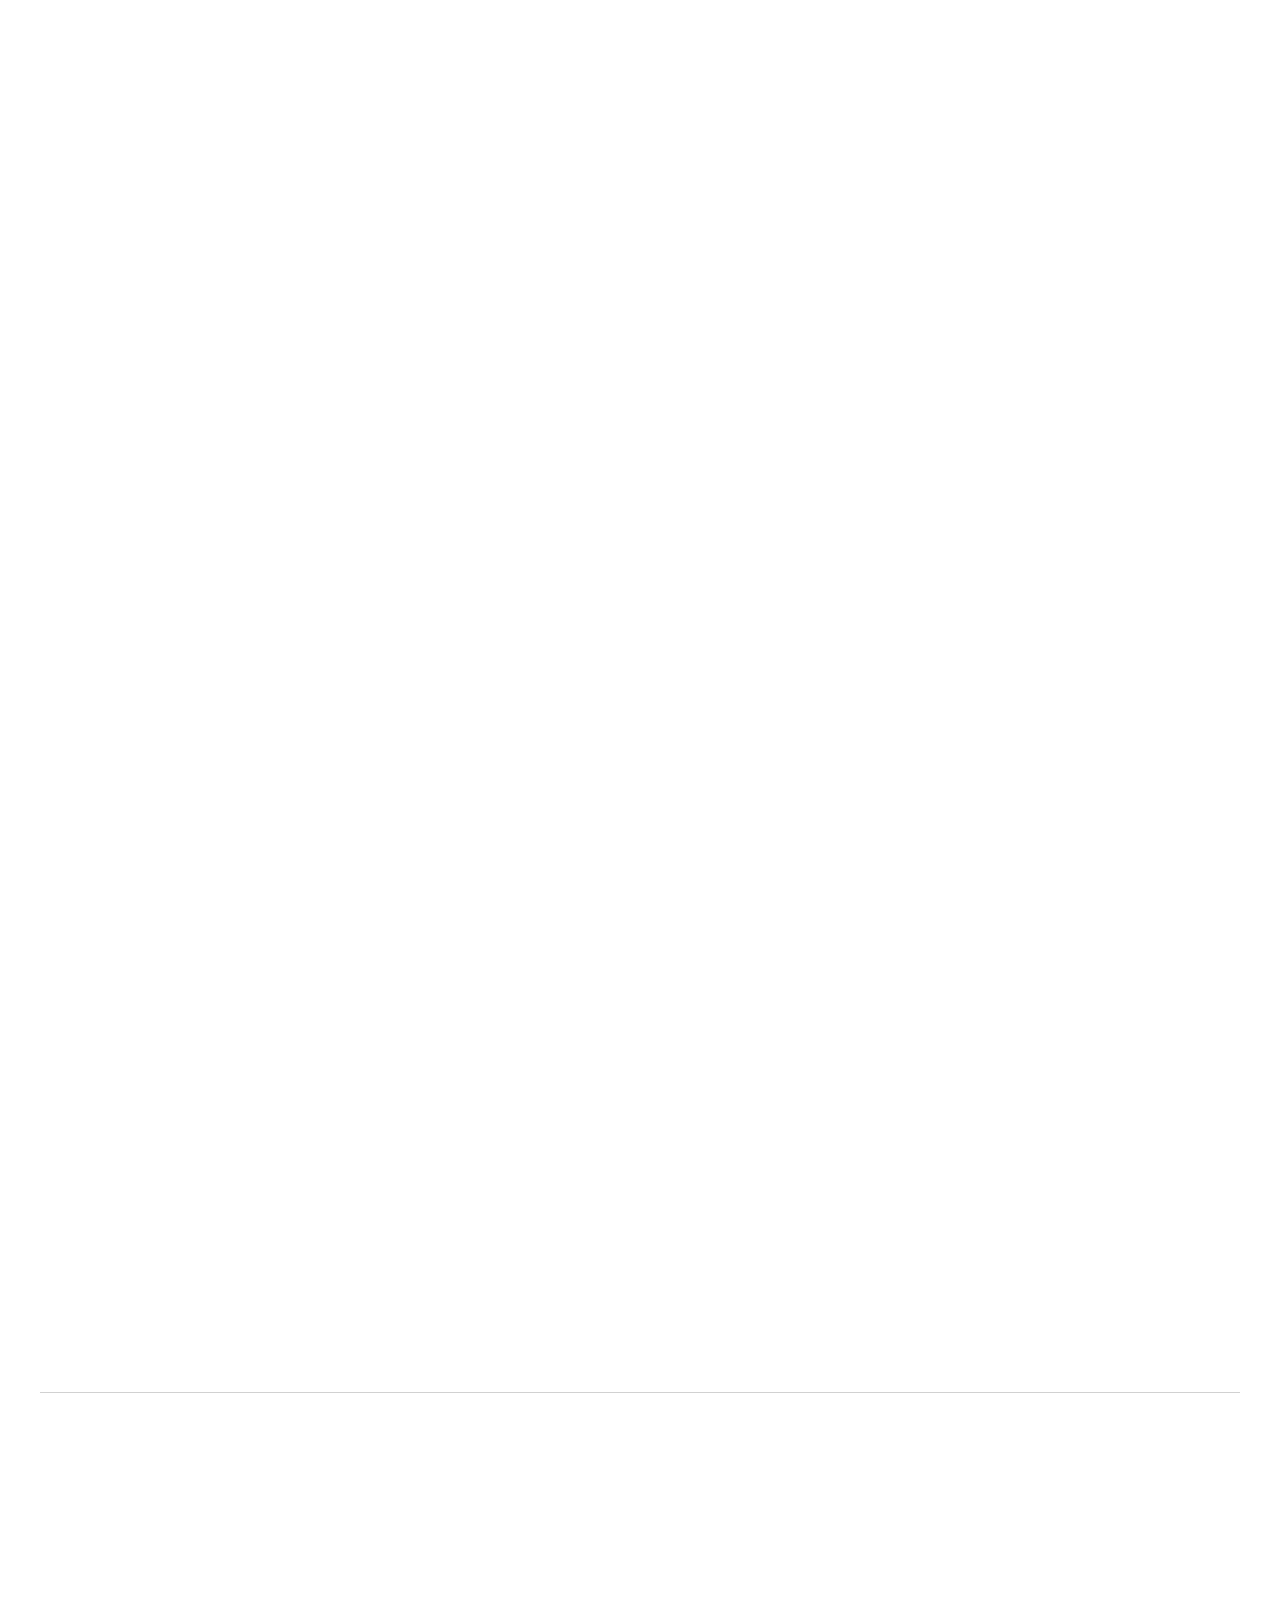
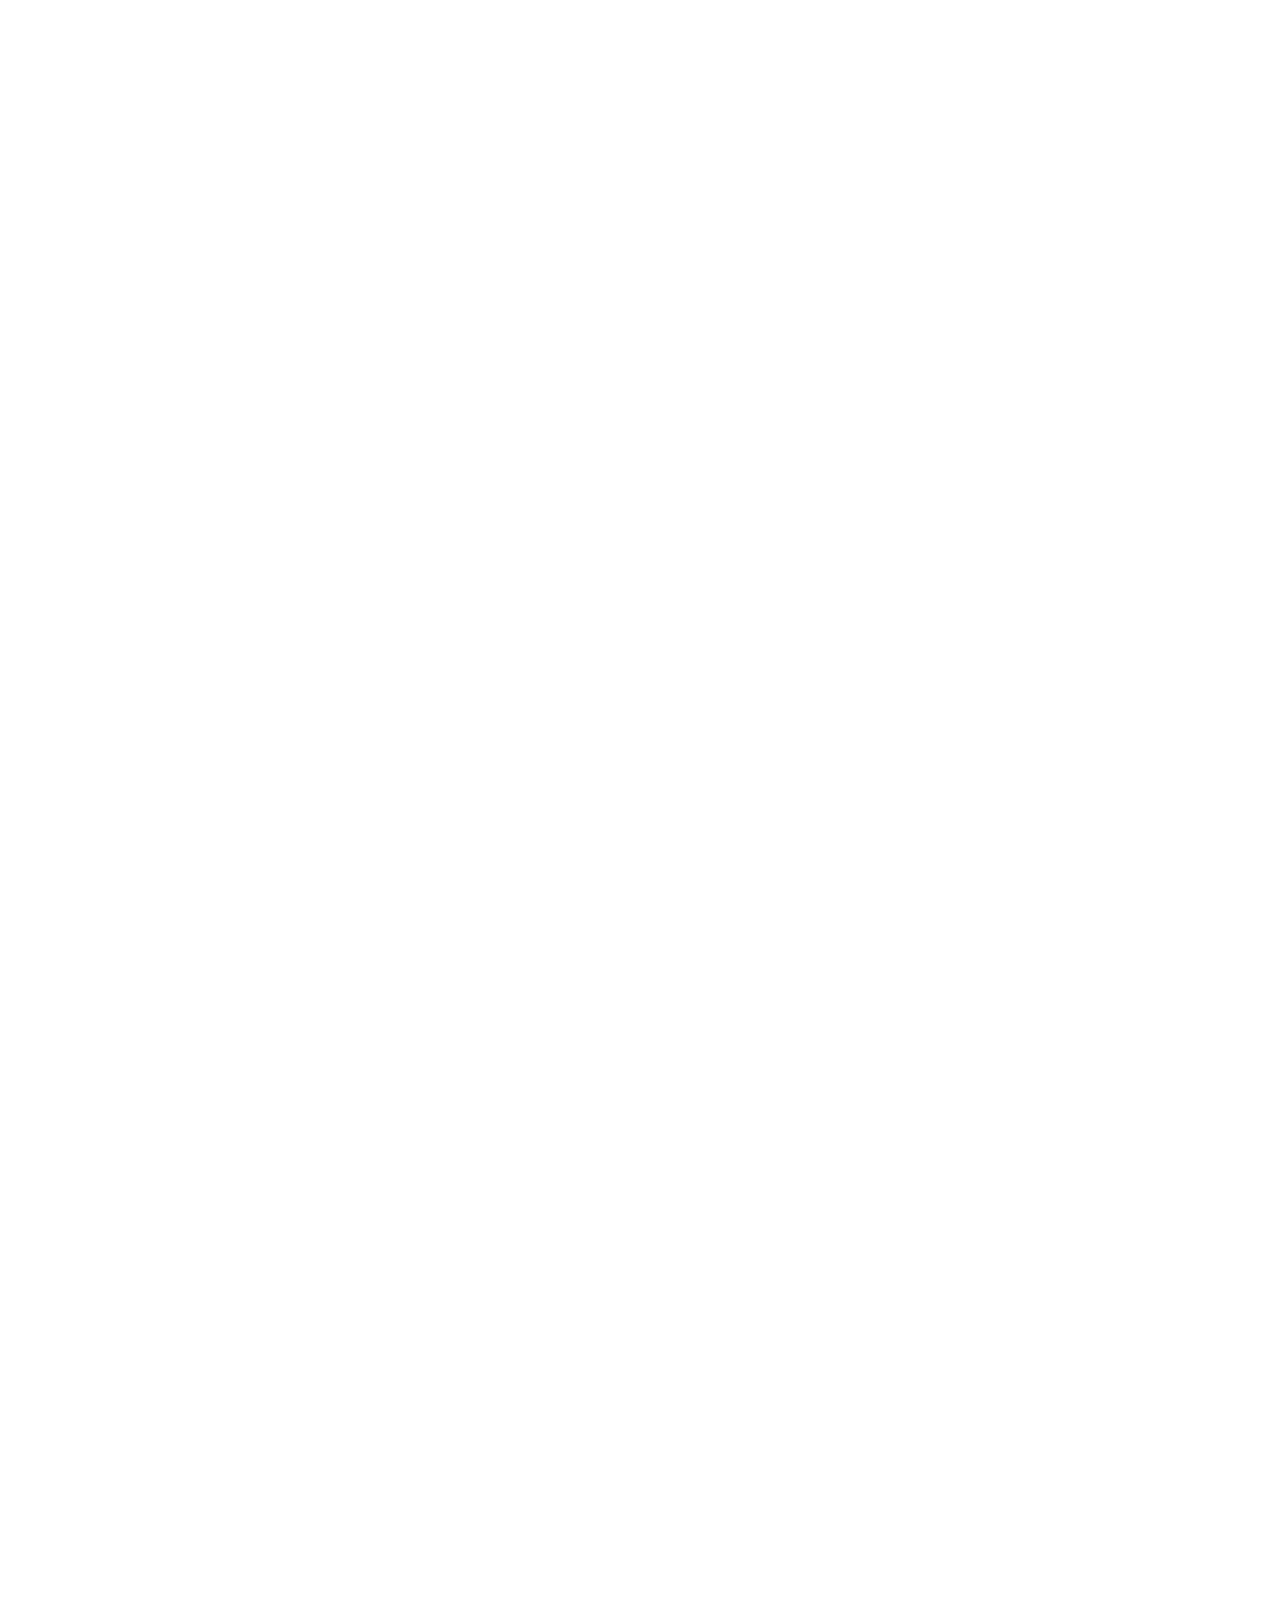
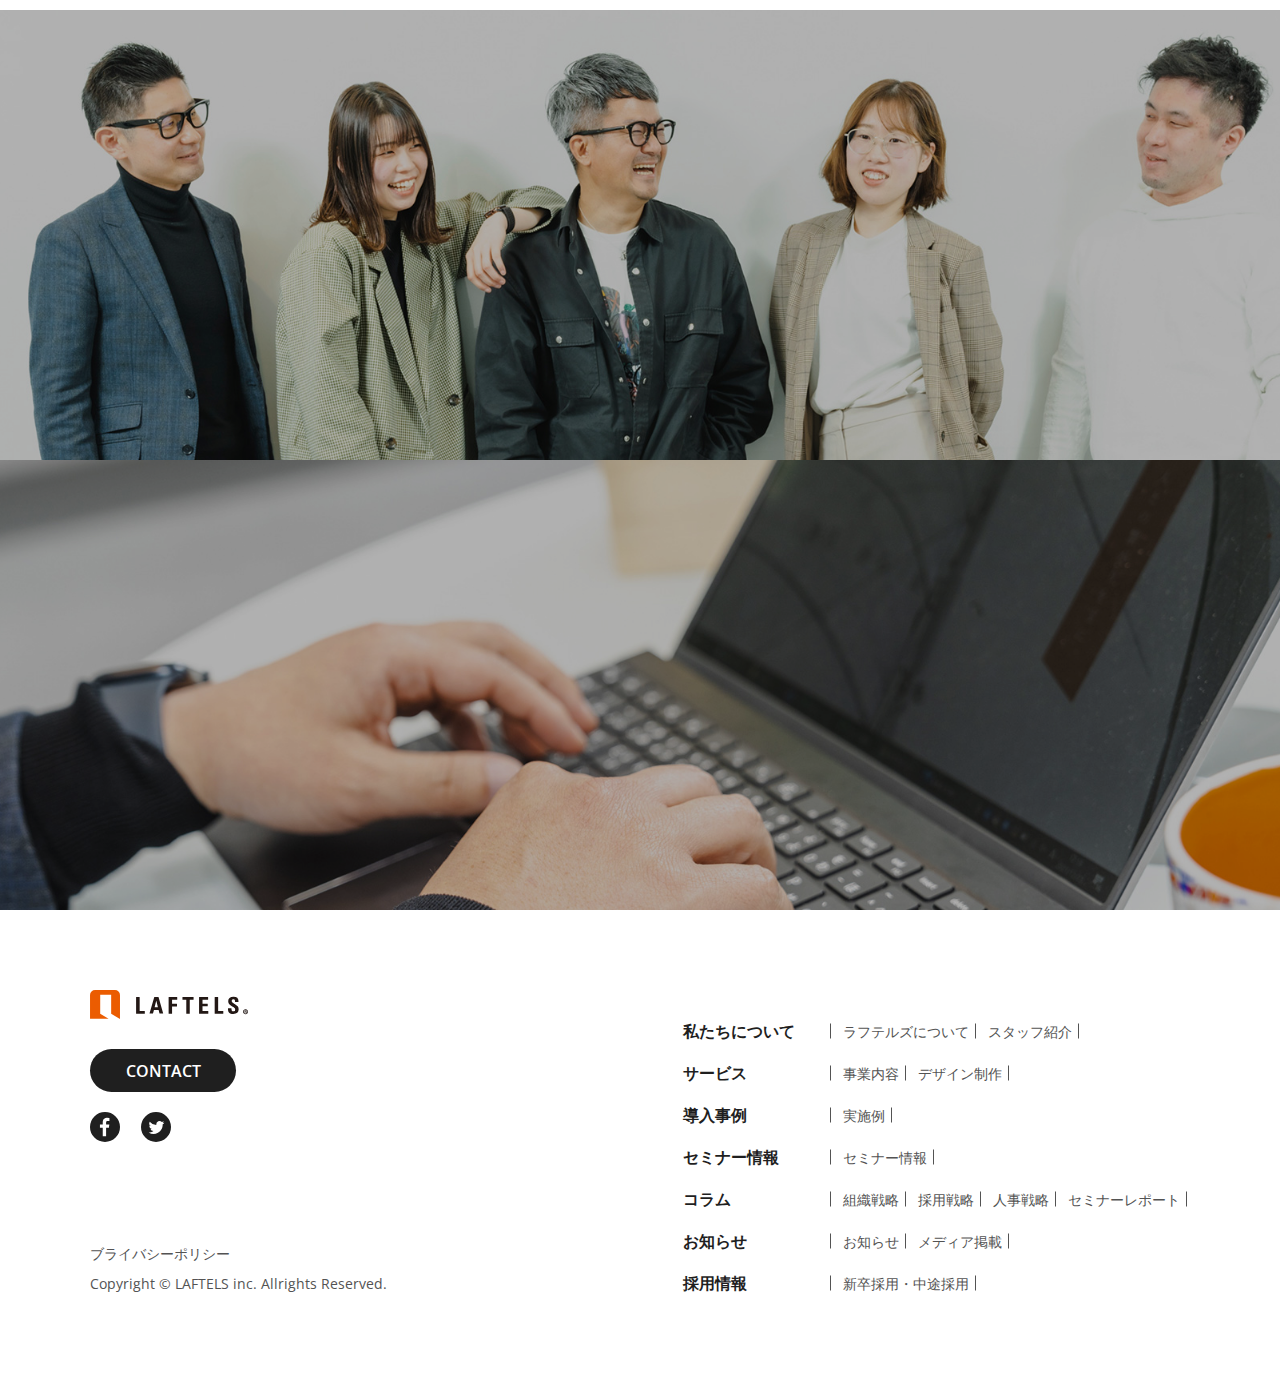
<file: recruit.html>
<!DOCTYPE html>
<html lang="ja">
	<head>
		<meta charset="UTF-8">
		<title>Laftels</title>
		<meta name="format-detection" content="telephone=no" />
		<meta http-equiv="X-UA-Compatible" content="IE=edge" />
		<meta name="viewport" content="width=device-width, initial-scale=1.0, maximum-scale=1.0, user-scalable=no">
		<link rel="icon" href="./assets/img/common/favicon.ico">
		<link rel="preconnect" href="https://fonts.googleapis.com">
		<link rel="preconnect" href="https://fonts.gstatic.com" crossorigin>
		<link href="https://fonts.googleapis.com/css2?family=Open+Sans:wght@300;400;500;600;700&display=swap" rel="stylesheet">
		<link rel="stylesheet" href="./assets/css/animate.min.css">
		<link rel="stylesheet" href="./assets/css/slick.css">
		<link href="./assets/css/aos.css" rel="stylesheet">
		<link href="./assets/css/style.css" rel="stylesheet">
		<!-- Javascript -->
		<script src="./assets/js/jquery.min.js"></script>
		<script src="./assets/js/aos.js"></script>
		<script src="./assets/js/slick.min.js"></script>
		<script src="./assets/js/jquery.easing.min.js"></script>
		<script src="./assets/js/jquery.common.js"></script>
	</head>
	<body>
		<header class="l-header">
			<!-- Header desktop-->
			<div class="l-header-top">
				<div class="l-container-fluid">
					<div class="l-row">
						<div class="l-col-auto">
							<a class="l-header-top__logo" href="./index.html">
								<img src="./assets/img/common/fig_logo.svg" alt="LAFTELS">
							</a>
						</div>
						<div class="l-col l-header-top__col-right">
							<div class="l-header-top__menu">
								<ul>
									<li>
										<a href="./about.html"><span class="ja">私たちについて</span><span
												class="en">ABOUT</span></a>
									</li>
									<li>
										<a href="./service.html"><span class="ja">サービス</span><span
												class="en">SERVICE</span></a>
									</li>
									<li>
										<a href="./case.html"><span class="ja">導入事例</span><span class="en">CASE</span></a>
									</li>
									<li>
										<a href="./seminar.html"><span class="ja">セミナー情報</span><span
												class="en">SEMINAR</span></a>
									</li>
									<li>
										<a href="./column.html"><span class="ja">コラム</span><span
												class="en">COLUMN</span></a>
									</li>
									<li>
										<a href="./news.html"><span class="ja">お知らせ</span><span class="en">NEWS</span></a>
									</li>
									<li>
										<a href="./recruit.html"><span class="ja">採用情報</span><span
												class="en">RECRUIT</span></a>
									</li>
								</ul>
							</div>
							<div class="l-header-top__info">
								<div class="l-header-top__contact">
									<a class="c-btn-round" href="./contact.html"><span class="ja">お問い合わせ</span><span
											class="en">CONTACT</span></a>
								</div>
								<div class="l-header-top__social-link">
									<a href="https://www.facebook.com/laftels/" target="_blank">
										<img src="./assets/img/common/icn_facebook.svg" alt="facebook">
									</a>
									<a href="https://twitter.com/laftels" target="_blank">
										<img src="./assets/img/common/icn_twitter.svg" alt="twitter">
									</a>
								</div>
							</div>
						</div>
					</div>
				</div>
			</div>
			<!-- End header desktop -->
	
			<!-- Header mobile -->
			<div class="l-header-mb">
				<div class="l-container">
					<div class="l-row">
						<div class="l-col-auto">
							<a href="./index.html">
								<img src="./assets/img/common/fig_logo_mobile.svg" alt="">
							</a>
						</div>
						<div class="l-col">
							<div class="js-toggle-menu">
								<span></span>
								<span></span>
								<span></span>
							</div>
							<div class="l-header-mb__menu">
								<ul>
									<li>
										<a href="./about.html">
											<span>ABOUT</span>
										</a>
									</li>
									<li>
										<a href="./service.html">
											<span>SERVICE</span>
										</a>
									</li>
									<li>
										<a href="./case.html">
											<span>CASE</span>
										</a>
									</li>
									<li>
										<a href="./seminar.html">
											<span>SEMINAR</span>
										</a>
									</li>
									<li>
										<a href="./column.html">
											<span>COLUMN</span>
										</a>
									</li>
									<li>
										<a href="./news.html">
											<span>NEWS</span>
										</a>
									</li>
									<li>
										<a href="./recruit.html">
											<span>RECRUIT</span>
										</a>
									</li>
								</ul>
								<div class="l-header-mb__info">
									<div class="l-header-mb__contact">
										<a class="c-btn-round" href="./contact.html">CONTACT</a>
									</div>
									<div class="l-header-mb__social-link">
										<a href="https://www.facebook.com/laftels/" target="_blank">
											<img src="./assets/img/common/icn_facebook.svg" alt="facebook">
										</a>
										<a href="https://twitter.com/laftels" target="_blank">
											<img src="./assets/img/common/icn_twitter.svg" alt="twitter">
										</a>
									</div>
								</div>
							</div>
						</div>
					</div>
				</div>
			</div>
			<!-- End header mobile -->
		</header>

		<section class="p-recruit">
		
			<div class="c-top-mv">
				<!--- top mv pc-->
                <img class="w-100 c-top-mv__pc" src="./assets/img/recruit/img_top-mv.jpg" alt="">
                <!---end top mv pc-->
    
                <!---top mv sp -->
                <img class="w-100 c-top-mv__sp" src="./assets/img/recruit/img_top-mv_sp.jpg" alt="">
                <!---end top mv sp -->
                <div class="c-top-mv__title">
                    <h3>RECRUIT</h3>
                    <p>採用情報</p>
                </div>
            </div>

            <div class="p-recruit__content">
                <div class="l-container">
                    <div class="p-recruit__content__inner">
                        <nav class="c-breadcrumb">
                            <ul>
                                <li><a href="#">TOP</a></li>
                                <li class="active"><a href="#">採用情報</a></li>
                            </ul>
                        </nav>
                        
						<div class="c-tabs pc">
                            <div class="c-tabs__nav pc">
                                <ul>
                                    <li><a href="#">すべて</a></li>
                                    <li class="active badge"><a href="#">新卒採用</a></li>
                                    <li><a href="#">中途採用</a></li>
									<li><a href="#">応募フォーム</a></li>
                                </ul> 
                            </div>
							<div class="c-tabs__nav sp">
                                <ul>
                                    <li><a href="#">新卒採用</a></li>
                                    <li><a href="#">中途採用</a></li>
                                    <li><a href="#">応募フォーム</a></li>
                                </ul> 
                            </div>
                        </div>
                        
						<div class="p-recruit__intro" data-aos="fade-up">
							<h5 class="p-recruit__intro__title">ラフテルズでできること</h5>
							<div class="p-recruit__intro__column">
								<div class="l-row">
									<div class="p-recruit__intro__col">
										<div class="p-recruit__intro__circle">
											<p>経営者を対象に<br>仕事ができる</p>
										</div>
									</div>
									<div class="p-recruit__intro__col">
										<div class="p-recruit__intro__circle">
											<p>急成長企業で<br>会社づくりに<br>携われる</p>
										</div>
									</div>
									<div class="p-recruit__intro__col">
										<div class="p-recruit__intro__circle">
											<p class="pc">人事部長と同等の<br>スキルを身に付けたい</p>
											<p class="sp">人事部長と<br>
												同等のスキルを<br>
												身に付けたい</p>
										</div>
									</div>
								</div>
							</div>

							<p class="p-recruit__intro__desc pc">
								ラフテルズがサポートする、アーリーステージの飲食業界の課題は「組織づくり」です。<br>
								そのスケールの大きなプロジェクト全体をラフテルズが請け負い、<br>
								クライアントと一緒に組織をつくりあげる喜びと感動はひとしおです。
							</p>

							<p class="p-recruit__intro__desc pc">
								それを達成するためにラフテルズは、<br>
								<b>常に新しいアイデアを発信し、高い質を追求する「プロフェッショナル集団」</b>で<br>
								あり続けたいと思っています。
							</p>

							<p class="p-recruit__intro__desc pc">
								クルーに求めることは、<b>自らの成長と変化を求め続ける高いモチベーション。</b><br>
								共に戦い、社内外に大きなインパクトを起こしてくれる<br>
								新たな仲間との出会いを楽しみにしています。
							</p>

							<p class="p-recruit__intro__desc sp">
								ラフテルズがサポートする、<br>
								アーリーステージの飲食業界の課題は<br>
								「組織づくり」です。<br>
								そのスケールの大きなプロジェクト全体を<br>
								ラフテルズが請け負い、<br>
								クライアントと一緒に組織をつくりあげる<br>
								喜びと感動はひとしおです。<br>
								それを達成するためにラフテルズは、<br>
								<b>常に新しいアイデアを発信し、</b><br>
								<b>高い質を追求する「プロフェッショナル集団」</b><br>
								であり続けたいと思っています。<br>
								クルーに求めることは、<br>
								<b>自らの成長と変化を求め続ける</b><br>
								<b>高いモチベーション。</b><br>
								共に戦い、社内外に大きなインパクトを<br>
								起こしてくれる新たな<br>
								仲間との出会いを楽しみにしています。
							</p>
						</div>
                    </div>

					<div class="p-recruit__section" data-aos="fade-up">
						<h3 class="p-recruit__section__title"><span>新卒採用</span></h3>

						<div class="c-tabs">
							<div class="c-tabs__nav">
								<ul>
									<li class="active"><a href="#">人事コンサルタント</a></li>
									<li><a href="#">カスタマーサポート</a></li>
									<li><a href="#">営業</a></li>
								</ul> 
							</div>
						</div>

						<div class="p-recruit__section__dropdown">
							<div class="c-dropdown">
								<a class="c-dropdown__toggle" href="#">
									職種を選択してください						  
								</a>
								<ul class="c-dropdown__menu">
									<li><a href="#">人事コンサルタント</a></li>
									<li><a href="#">カスタマーサポート</a></li>
									<li><a href="#">営業</a></li>
								</ul>
							</div>
						</div>

						<div class="p-recruit__section__box">
							<h5>仕事内容</h5>
							<p>1日3社の来社があり、経営者・経営幹部に対してコンサルティングを実施します。人事全般業務【採用・評価・給与・労務・教育・理念】に、ラフテルズの独自のメソッドがある為、それをベースに各社に合った計画をクライアントと一緒に創っていきます。</p>
							
							<div class="p-recruit__section__steps">
								<h5>選考フロー</h5>
								<ul>
									<li>
										<div class="p-recruit__section__steps-title">Step1</div>
										<div class="p-recruit__section__steps-desc">書類選考</div>
										<div class="p-recruit__section__steps-selection"></div>
									</li>
									<li>
										<div class="p-recruit__section__steps-title">Step2</div>
										<div class="p-recruit__section__steps-desc">クルー面接</div>
										<div class="p-recruit__section__steps-selection">1次選考</div>
									</li>
									<li>
										<div class="p-recruit__section__steps-title">Step3</div>
										<div class="p-recruit__section__steps-desc">代表面接</div>
										<div class="p-recruit__section__steps-selection">2次選考</div>
									</li>
									<li>
										<div class="p-recruit__section__steps-title">Step4</div>
										<div class="p-recruit__section__steps-desc">役員面接</div>
										<div class="p-recruit__section__steps-selection">最終選考</div>
									</li>
									<li>
										<div class="p-recruit__section__steps-title">Step5</div>
										<div class="p-recruit__section__steps-desc">内定</div>
										<div class="p-recruit__section__steps-selection"></div>
									</li>
								</ul>
							</div>

							<div class="p-recruit__section__list">
								<ul>
									<li>
										<h5>募集要項</h5>
										<p></p>
									</li>
									<li>
										<h5>求めるスキル</h5>
										<p>人事・採用業務の経験がある方</p>
									</li>
									<li>
										<h5>雇用形態</h5>
										<p>正社員</p>
									</li>
									<li>
										<h5>給与</h5>
										<p>月給：30万円～50万円<br>年収：400万円～700万円</p>
									</li>
									<li>
										<h5>賞与</h5>
										<p>年2回（業績による）</p>
									</li>
									<li>
										<h5>昇給</h5>
										<p>年2回（6月、12月）</p>
									</li>
									<li>
										<h5>通勤交通費</h5>
										<p>全額支給</p>
									</li>
									<li>
										<h5>勤務地</h5>
										<p>本社：東京都渋谷区千駄ヶ谷1-22-6 松山ビル3F</p>
									</li>
									<li>
										<h5>勤務時間</h5>
										<p>9:00～18:00</p>
									</li>
									<li>
										<h5>休日休暇</h5>
										<p class="pc">完全週休二日制（土日祝休）、年間休日130日、GW・夏期・年末年始 各9連休、<br>
											有給 年10日（入社後半年後に付与）、マイバースデイ休暇、キッズバースデイ休暇、<br>
											ワンピース休暇、育児・介護休暇
										</p>
										<p class="sp"> 
											完全週休二日制(土日祝休)<br>
											年間休日130日<br>
											GW・夏期・年末年始 各9連休<br>
											有給 年10日(入社後半年後に付与)<br>
											マイバースデイ休暇<br>
											キッズバースデイ休暇<br>
											ワンピース休暇<br>
											育児・介護休暇
										</p>
									</li>
									<li>
										<h5>各種保険</h5>
										<p>健康保険、雇用保険、労災保険、厚生年金保険</p>
									</li>
									<li>
										<h5>福利厚生</h5>
										<p class="pc">社員旅行（国内外）、マンガ手当、美容手当、マッサージ手当、学び手当、出張手当、<br>
											クライアントのお店で使える食事手当、お食事会手当　など30個以上
										</p>
										<p class="sp">
											社員旅行(国内外)<br>
											マンガ手当<br>
											美容手当<br>
											マッサージ手当<br>
											学び手当<br>
											出張手当<br>
											クライアントのお店で使える食事手当<br>
											お食事会手当<br>
											など30個以上
										</p>
									</li>
								</ul>
							</div>
						</div>

						<a href="#" class="c-btn-effect">
							<span>応募する</span>									  
						</a>
					</div>

					<div class="p-recruit__line"></div>

					<div class="p-recruit__section" data-aos="fade-up">
						<h3 class="p-recruit__section__title"><span>中途採用</span></h3>

						<div class="c-tabs">
							<div class="c-tabs__nav">
								<ul>
									<li class="active"><a href="#">人事コンサルタント</a></li>
									<li><a href="#">カスタマーサポート</a></li>
									<li><a href="#">営業</a></li>
								</ul> 
							</div>
						</div>

						<div class="p-recruit__section__dropdown">
							<div class="c-dropdown">
								<a class="c-dropdown__toggle" href="#">
									職種を選択してください							  
								</a>
								<ul class="c-dropdown__menu">
									<li><a href="#">人事コンサルタント</a></li>
									<li><a href="#">カスタマーサポート</a></li>
									<li><a href="#">営業</a></li>
								</ul>
							</div>
						</div>

						<div class="p-recruit__section__box">
							<h5>仕事内容</h5>
							<p>1日3社の来社があり、経営者・経営幹部に対してコンサルティングを実施します。人事全般業務【採用・評価・給与・労務・教育・理念】に、ラフテルズの独自のメソッドがある為、それをベースに各社に合った計画をクライアントと一緒に創っていきます。</p>
							
							<div class="p-recruit__section__steps">
								<h5>選考フロー</h5>
								<ul>
									<li>
										<div class="p-recruit__section__steps-title">Step1</div>
										<div class="p-recruit__section__steps-desc">書類選考</div>
										<div class="p-recruit__section__steps-selection"></div>
									</li>
									<li>
										<div class="p-recruit__section__steps-title">Step2</div>
										<div class="p-recruit__section__steps-desc">クルー面接</div>
										<div class="p-recruit__section__steps-selection">1次選考</div>
									</li>
									<li>
										<div class="p-recruit__section__steps-title">Step3</div>
										<div class="p-recruit__section__steps-desc">代表面接</div>
										<div class="p-recruit__section__steps-selection">2次選考</div>
									</li>
									<li>
										<div class="p-recruit__section__steps-title">Step4</div>
										<div class="p-recruit__section__steps-desc">役員面接</div>
										<div class="p-recruit__section__steps-selection">最終選考</div>
									</li>
									<li>
										<div class="p-recruit__section__steps-title">Step5</div>
										<div class="p-recruit__section__steps-desc">内定</div>
										<div class="p-recruit__section__steps-selection"></div>
									</li>
								</ul>
							</div>

							<div class="p-recruit__section__list">
								<ul>
									<li>
										<h5>募集要項</h5>
										<p></p>
									</li>
									<li>
										<h5>求めるスキル</h5>
										<p>人事・採用業務の経験がある方</p>
									</li>
									<li>
										<h5>雇用形態</h5>
										<p>正社員</p>
									</li>
									<li>
										<h5>給与</h5>
										<p>月給：30万円～50万円<br>年収：400万円～700万円</p>
									</li>
									<li>
										<h5>賞与</h5>
										<p>年2回（業績による）</p>
									</li>
									<li>
										<h5>昇給</h5>
										<p>年2回（6月、12月）</p>
									</li>
									<li>
										<h5>通勤交通費</h5>
										<p>全額支給</p>
									</li>
									<li>
										<h5>勤務地</h5>
										<p>本社：東京都渋谷区千駄ヶ谷1-22-6 松山ビル3F</p>
									</li>
									<li>
										<h5>勤務時間</h5>
										<p>9:00～18:00</p>
									</li>
									<li>
										<h5>休日休暇</h5>
										<p class="pc">完全週休二日制（土日祝休）、年間休日130日、GW・夏期・年末年始 各9連休、<br>
											有給 年10日（入社後半年後に付与）、マイバースデイ休暇、キッズバースデイ休暇、<br>
											ワンピース休暇、育児・介護休暇
										</p>
										<p class="sp"> 
											完全週休二日制(土日祝休)<br>
											年間休日130日<br>
											GW・夏期・年末年始 各9連休<br>
											有給 年10日(入社後半年後に付与)<br>
											マイバースデイ休暇<br>
											キッズバースデイ休暇<br>
											ワンピース休暇<br>
											育児・介護休暇
										</p>
									</li>
									<li>
										<h5>各種保険</h5>
										<p>健康保険、雇用保険、労災保険、厚生年金保険</p>
									</li>
									<li>
										<h5>福利厚生</h5>
										<p class="pc">社員旅行（国内外）、マンガ手当、美容手当、マッサージ手当、学び手当、出張手当、<br>
											クライアントのお店で使える食事手当、お食事会手当　など30個以上
										</p>
										<p class="sp">
											社員旅行(国内外)<br>
											マンガ手当<br>
											美容手当<br>
											マッサージ手当<br>
											学び手当<br>
											出張手当<br>
											クライアントのお店で使える食事手当<br>
											お食事会手当<br>
											など30個以上
										</p>
									</li>
								</ul>
							</div>
						</div>

						<a href="#" class="c-btn-effect">
							<span>応募する</span>									  
						</a>
					</div>
                </div>
            </div>
		</section>

		<!-- Footer -->
		<footer class="l-footer">
			<div class="l-footer__recruit pc">
				<img src="./assets/img/common/img_recruit.jpg" alt="">
				<div class="l-footer__recruit__content">
					<div class="c-title-center">
						<h3 data-aos="fade-up">RECRUIT</h3>
						<p data-aos="fade-up">採用情報</p>
					</div>
					<p class="l-footer__recruit__desc" data-aos="fade-up">
						新しいクルーを募集します。<br>共に戦い、社内外に大きなインパクトを起こしてくれる<br>新たな仲間との出会いを楽しみにしています。
					</p>
					<a href="#" class="c-btn-effect" data-aos="fade-up">
						<span>新卒採用/中途採用</span>
					</a>
				</div>
			</div>
			<div class="l-footer__recruit sp">
				<img src="./assets/img/common/img_recruit_sp.jpg" alt="">
				<div class="l-footer__recruit__content">
					<div class="c-title-center">
						<h3 data-aos="fade-up">RECRUIT</h3>
						<p data-aos="fade-up">採用情報</p>
					</div>
					<p class="l-footer__recruit__desc" data-aos="fade-up">
						新しいクルーを募集します。<br>共に戦い、社内外に大きなインパクトを<br>起こしてくれる<br>新たな仲間との出会いを楽しみにしています。
					</p>
					<a href="#" class="c-btn-effect" data-aos="fade-up">
						<span>新卒採用/中途採用</span>
					</a>
				</div>
			</div>
	
			<div class="l-footer__doc-request pc">
				<img src="./assets/img/common/img_doc-request.jpg" alt="">
				<div class="l-footer__doc-request__content">
					<div class="c-title-center">
						<h3 data-aos="fade-up">資料請求</h3>
					</div>
					<p class="l-footer__doc-request__desc" data-aos="fade-up">
						ラフテルズのサービスについての資料をダウンロードいただけます。<br>お気軽にお申し込みください。
					</p>
					<a href="#" class="c-btn-effect" data-aos="fade-up">
						<span>資料請求をする</span>
					</a>
				</div>
			</div>
			<div class="l-footer__doc-request sp">
				<img src="./assets/img/common/img_doc-request_sp.jpg" alt="">
				<div class="l-footer__doc-request__content">
					<div class="c-title-center">
						<h3 data-aos="fade-up">資料請求</h3>
					</div>
					<p class="l-footer__doc-request__desc" data-aos="fade-up">
						ラフテルズのサービスについての資料を<br>ダウンロードいただけます。<br>お気軽にお申し込みください。
					</p>
					<a href="#" class="c-btn-effect" data-aos="fade-up">
						<span>資料請求をする</span>
					</a>
				</div>
			</div>

			<div class="l-footer__main">
				<div class="l-container">
					<div class="l-row">
						<div class="l-footer__main__col">
							<a href="#" class="l-footer__main__logo">
								<img src="./assets/img/common/fig_logo.svg" alt="laftels">
							</a>
							<div class="l-footer__main__link-sp">
								<ul>
									<li>
										<a href="#" class="l-footer__main__category">ABOUT</a>
										<a href="#" class="l-footer__main__category-child">ラフテルズについて</a>
										<a href="#" class="l-footer__main__category-child">スタッフ紹介</a>
									</li>
									<li>
										<a href="#" class="l-footer__main__category">SERVICE</a>
										<a href="#" class="l-footer__main__category-child">事業内容</a>
										<a href="#" class="l-footer__main__category-child">デザイン制作</a>
									</li>
									<li>
										<a href="#" class="l-footer__main__category">CASE</a>
										<a href="#" class="l-footer__main__category-child">実施例</a>
									</li>
									<li>
										<a href="#" class="l-footer__main__category">SEMINAR</a>
										<a href="#" class="l-footer__main__category-child">セミナー情報</a>
									</li>
									<li>
										<a href="#" class="l-footer__main__category">COLUMN</a>
										<a href="#" class="l-footer__main__category-child">組織戦略</a>
										<a href="#" class="l-footer__main__category-child">採用戦略</a>
										<a href="#" class="l-footer__main__category-child">人事戦略</a>
										<a href="#" class="l-footer__main__category-child">セミナーレポート</a>
									</li>
									<li>
										<a href="#" class="l-footer__main__category">NEWS</a>
										<a href="#" class="l-footer__main__category-child">お知らせ</a>
										<a href="#" class="l-footer__main__category-child">メディア掲載</a>
									</li>
									<li>
										<a href="#" class="l-footer__main__category">RECRUIT</a>
										<a href="#" class="l-footer__main__category-child">新卒採用・中途採用</a>
									</li>
								</ul>
							</div>
							<div class="l-footer__main__privacy-sp">
								<a href="#">ブライバシーポリシー</a>
							</div>
							<a class="c-btn-round" href="./contact.html">CONTACT</a>
							<div class="l-footer__main__social-link">
								<a href="https://www.facebook.com/laftels/" target="_blank">
									<img src="./assets/img/common/icn_facebook.svg" alt="facebook">
								</a>
								<a href="https://twitter.com/laftels" target="_blank">
									<img src="./assets/img/common/icn_twitter.svg" alt="twitter">
								</a>
							</div>
							<div class="l-footer__main__privacy">
								<a href="#">ブライバシーポリシー</a>
							</div>
							<div class="l-footer__main__copy-right">Copyright © LAFTELS inc. Allrights Reserved.</div>
						</div>
						<div class="l-footer__main__col">
							<div class="l-footer__main__link">
								<ul>
									<li>
										<a href="#" class="l-footer__main__category">私たちについて</a>
										<a href="#" class="l-footer__main__category-child">ラフテルズについて</a>
										<a href="#" class="l-footer__main__category-child">スタッフ紹介</a>
									</li>
									<li>
										<a href="#" class="l-footer__main__category">サービス</a>
										<a href="#" class="l-footer__main__category-child">事業内容</a>
										<a href="#" class="l-footer__main__category-child">デザイン制作</a>
									</li>
									<li>
										<a href="#" class="l-footer__main__category">導入事例</a>
										<a href="#" class="l-footer__main__category-child">実施例</a>
									</li>
									<li>
										<a href="#" class="l-footer__main__category">セミナー情報</a>
										<a href="#" class="l-footer__main__category-child">セミナー情報</a>
									</li>
									<li>
										<a href="#" class="l-footer__main__category">コラム</a>
										<a href="#" class="l-footer__main__category-child">組織戦略</a>
										<a href="#" class="l-footer__main__category-child">採用戦略</a>
										<a href="#" class="l-footer__main__category-child">人事戦略</a>
										<a href="#" class="l-footer__main__category-child">セミナーレポート</a>
									</li>
									<li>
										<a href="#" class="l-footer__main__category">お知らせ</a>
										<a href="#" class="l-footer__main__category-child">お知らせ</a>
										<a href="#" class="l-footer__main__category-child">メディア掲載</a>
									</li>
									<li>
										<a href="#" class="l-footer__main__category">採用情報</a>
										<a href="#" class="l-footer__main__category-child">新卒採用・中途採用</a>
									</li>
								</ul>
							</div>
						</div>
					</div>
				</div>
			</div>
		</footer>
		<!-- End footer -->
	</body>
</html>
</file>
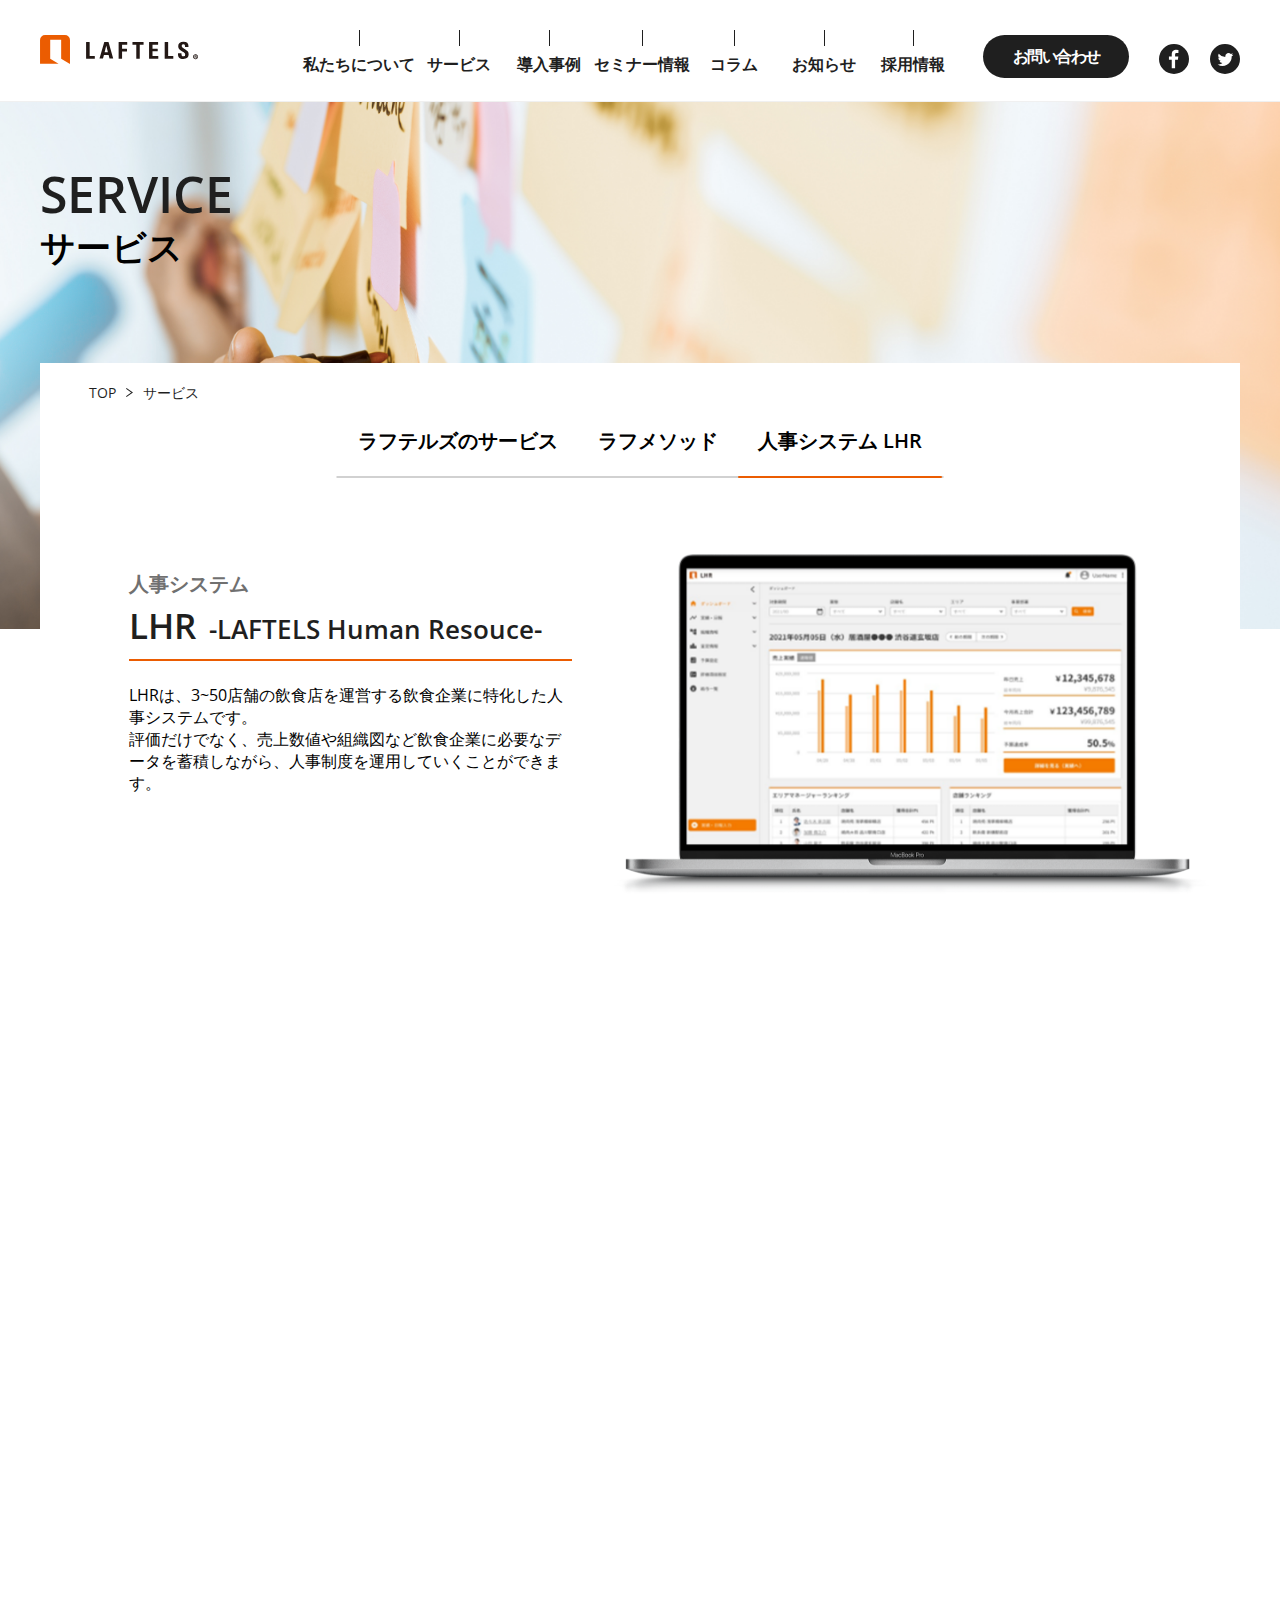
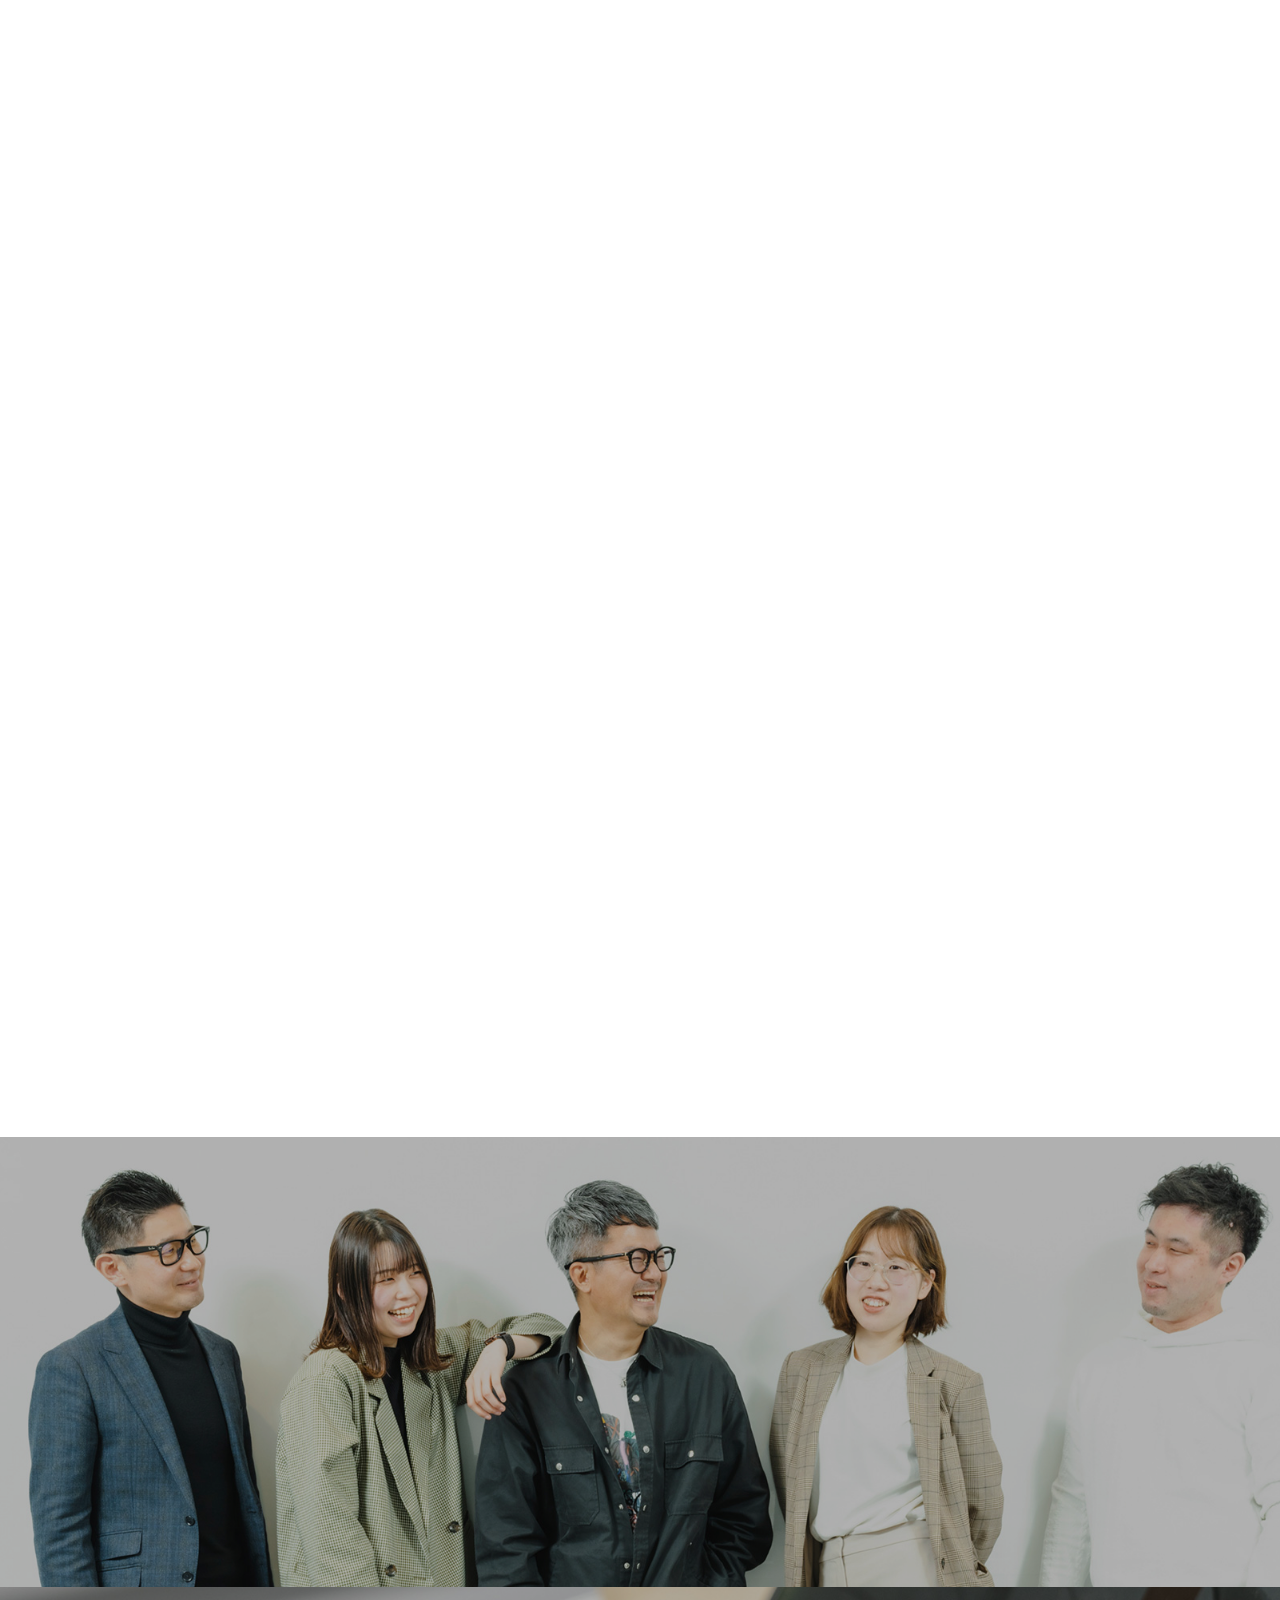
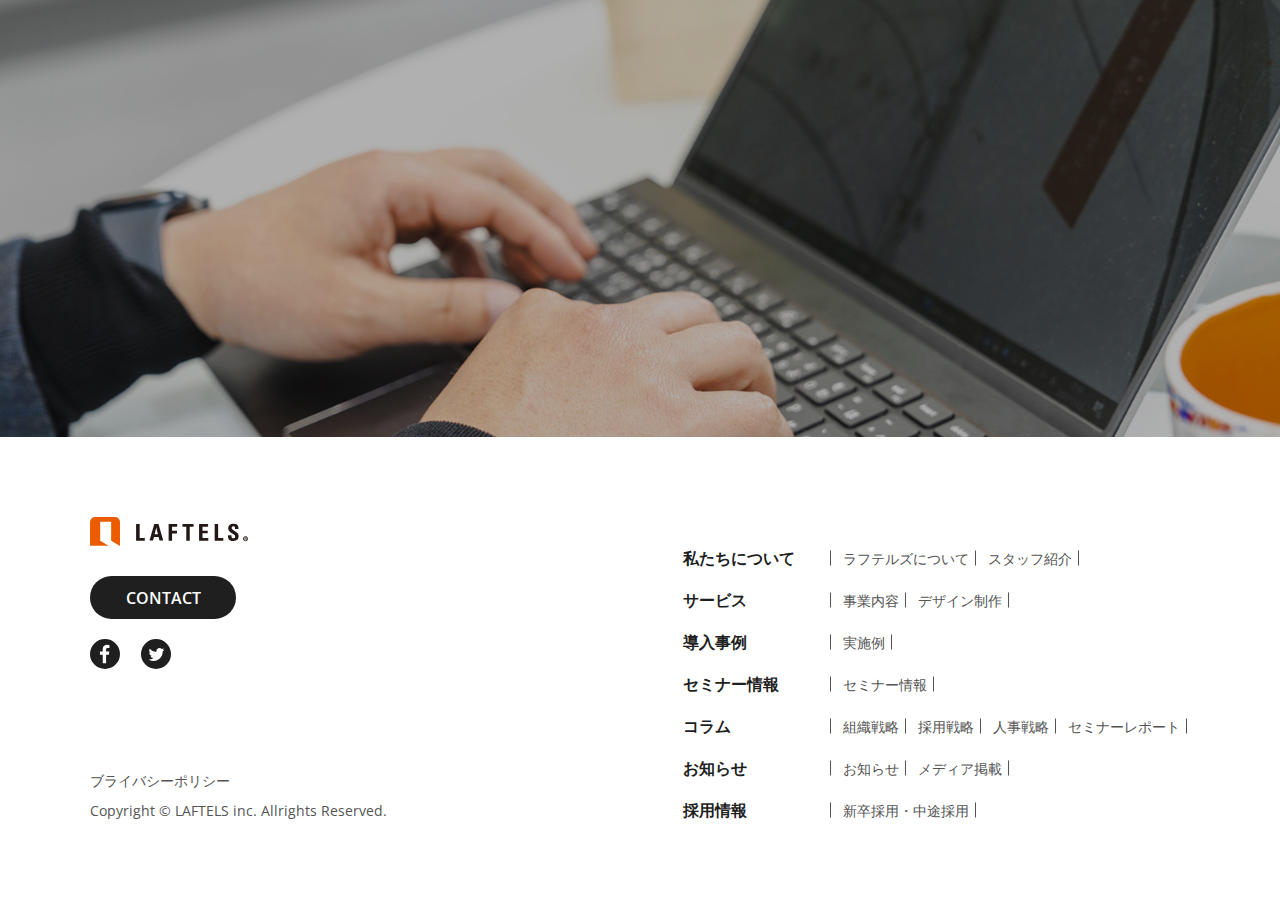
<file: service-system.html>
<!DOCTYPE html>
<html lang="ja">

<head>
    <meta charset="UTF-8">
    <title>Laftels</title>
    <meta name="format-detection" content="telephone=no" />
    <meta http-equiv="X-UA-Compatible" content="IE=edge" />
    <meta name="viewport" content="width=device-width, initial-scale=1.0, maximum-scale=1.0, user-scalable=no">
    <link rel="icon" href="./assets/img/common/favicon.ico">
    <link rel="preconnect" href="https://fonts.googleapis.com">
    <link rel="preconnect" href="https://fonts.gstatic.com" crossorigin>
    <link href="https://fonts.googleapis.com/css2?family=Open+Sans:wght@300;400;500;600;700&display=swap" rel="stylesheet">
    <link rel="stylesheet" href="./assets/css/animate.min.css">
    <link rel="stylesheet" href="./assets/css/slick.css">
    <link href="./assets/css/aos.css" rel="stylesheet">
    <link href="./assets/css/style.css" rel="stylesheet">
    <!-- Javascript -->
    <script src="./assets/js/jquery.min.js"></script>
    <script src="./assets/js/aos.js"></script>
    <script src="./assets/js/slick.min.js"></script>
    <script src="./assets/js/jquery.easing.min.js"></script>
    <script src="./assets/js/jquery.common.js"></script>
</head>

<body>
    <header class="l-header">
        <!-- Header desktop-->
        <div class="l-header-top">
            <div class="l-container-fluid">
                <div class="l-row">
                    <div class="l-col-auto">
                        <a class="l-header-top__logo" href="./index.html">
                            <img src="./assets/img/common/fig_logo.svg" alt="LAFTELS">
                        </a>
                    </div>
                    <div class="l-col l-header-top__col-right">
                        <div class="l-header-top__menu">
                            <ul>
                                <li>
                                    <a href="./about.html"><span class="ja">私たちについて</span><span
                                            class="en">ABOUT</span></a>
                                </li>
                                <li>
                                    <a href="./service.html"><span class="ja">サービス</span><span
                                            class="en">SERVICE</span></a>
                                </li>
                                <li>
                                    <a href="./case.html"><span class="ja">導入事例</span><span class="en">CASE</span></a>
                                </li>
                                <li>
                                    <a href="./seminar.html"><span class="ja">セミナー情報</span><span
                                            class="en">SEMINAR</span></a>
                                </li>
                                <li>
                                    <a href="./column.html"><span class="ja">コラム</span><span
                                            class="en">COLUMN</span></a>
                                </li>
                                <li>
                                    <a href="./news.html"><span class="ja">お知らせ</span><span class="en">NEWS</span></a>
                                </li>
                                <li>
                                    <a href="./recruit.html"><span class="ja">採用情報</span><span
                                            class="en">RECRUIT</span></a>
                                </li>
                            </ul>
                        </div>
                        <div class="l-header-top__info">
                            <div class="l-header-top__contact">
                                <a class="c-btn-round" href="./contact.html"><span class="ja">お問い合わせ</span><span
                                        class="en">CONTACT</span></a>
                            </div>
                            <div class="l-header-top__social-link">
                                <a href="https://www.facebook.com/laftels/" target="_blank">
                                    <img src="./assets/img/common/icn_facebook.svg" alt="facebook">
                                </a>
                                <a href="https://twitter.com/laftels" target="_blank">
                                    <img src="./assets/img/common/icn_twitter.svg" alt="twitter">
                                </a>
                            </div>
                        </div>
                    </div>
                </div>
            </div>
        </div>
        <!-- End header desktop -->

        <!-- Header mobile -->
        <div class="l-header-mb">
            <div class="l-container">
                <div class="l-row">
                    <div class="l-col-auto">
                        <a href="./index.html">
                            <img src="./assets/img/common/fig_logo_mobile.svg" alt="">
                        </a>
                    </div>
                    <div class="l-col">
                        <div class="js-toggle-menu">
                            <span></span>
                            <span></span>
                            <span></span>
                        </div>
                        <div class="l-header-mb__menu">
                            <ul>
                                <li>
                                    <a href="./about.html">
                                        <span>ABOUT</span>
                                    </a>
                                </li>
                                <li>
                                    <a href="./service.html">
                                        <span>SERVICE</span>
                                    </a>
                                </li>
                                <li>
                                    <a href="./case.html">
                                        <span>CASE</span>
                                    </a>
                                </li>
                                <li>
                                    <a href="./seminar.html">
                                        <span>SEMINAR</span>
                                    </a>
                                </li>
                                <li>
                                    <a href="./column.html">
                                        <span>COLUMN</span>
                                    </a>
                                </li>
                                <li>
                                    <a href="./news.html">
                                        <span>NEWS</span>
                                    </a>
                                </li>
                                <li>
                                    <a href="./recruit.html">
                                        <span>RECRUIT</span>
                                    </a>
                                </li>
                            </ul>
                            <div class="l-header-mb__info">
                                <div class="l-header-mb__contact">
                                    <a class="c-btn-round" href="./contact.html">CONTACT</a>
                                </div>
                                <div class="l-header-mb__social-link">
                                    <a href="https://www.facebook.com/laftels/" target="_blank">
                                        <img src="./assets/img/common/icn_facebook.svg" alt="facebook">
                                    </a>
                                    <a href="https://twitter.com/laftels" target="_blank">
                                        <img src="./assets/img/common/icn_twitter.svg" alt="twitter">
                                    </a>
                                </div>
                            </div>
                        </div>
                    </div>
                </div>
            </div>
        </div>
        <!-- End header mobile -->
    </header>

    <!---main-->
    <section class="p-service-system">

        <div class="c-top-mv">
            <!--- top mv pc-->
            <img class="c-top-mv__pc" src="./assets/img/service-system/img_top-mv.png" alt="">
            <!---end top mv pc-->

            <!---top mv sp -->
            <img class="c-top-mv__sp" src="./assets/img/service-system/img_top-mv_sp.png" alt="">
            <!---end top mv sp -->
            <div class="c-top-mv__title">
                <h3>SERVICE</h3>
                <p>サービス</p>
            </div>
        </div>
        <div class="p-service-system__body">
            <div class="l-container">
                <div class="c-wrap">
                    <div class="p-service__body__inner">
                        <div class="c-breadcrumb">
                            <ul>
                                <li><a href="#">TOP</a></li>
                                <li><a href="#"> サービス</a></li>
                            </ul>
                        </div>
                        <div class="c-nav-link">
                            <ul>
                                <li>
                                    <a class="" href="#">ラフテルズのサービス</a>
                                </li>
                                <li>
                                    <a class="" href="#">ラフメソッド</a>
                                </li>
                                <li>
                                    <a class="active" href="#">人事システム LHR</a>
                                </li>
                            </ul>
                        </div>

                        <div class="p-service-system__body__inner__personnel">
                            <div class="p-service-system__body__inner__personnel__title">
                                <p>人事システム</p>
                                <h3>
                                    <strong>LHR</strong>
                                    <span>-LAFTELS Human Resouce-</span>
                                </h3>
                                <div class="p-service-system__body__inner__personnel__title__image">
                                    <img src="/assets/img/service-system/img_personnel.png" alt="">
                                </div>
                                <div class="p-service-system__body__inner__personnel__title__content">
                                    <p>
                                        LHRは、3~50店舗の飲食店を運営する飲食企業に特化した人事システムです。 <br /> 評価だけでなく、売上数値や組織図など飲食企業に必要なデータを蓄積しながら、人事制度を運用していくことができます。
                                    </p>
                                </div>
                            </div>
                            <div class="p-service-system__body__inner__personnel__image">
                                <img src="/assets/img/service-system/img_personnel.png" alt="">
                            </div>
                        </div>

                        <div class="p-service-system__body__features" data-aos="fade-up">
                            <h3>LHRの特徴</h3>
                            <ul>
                                <li>
                                    <div class="p-service-system__body__features__box">
                                        <p class="p-service-system__body__features__box__number">01</p>
                                        <p class="p-service-system__body__features__box__title">
                                            飲食店に特化した<br /> 人事評価システム
                                        </p>
                                        <p class="p-service-system__body__features__box__decs">
                                            飲食店ならではの組織体系に対応！<br /> 「シンプル」で「運用しやすい」 <br /> 店舗展開に伴う制度のブラッシュアップにも対応！
                                        </p>
                                    </div>
                                </li>
                                <li>
                                    <div class="p-service-system__body__features__box">
                                        <p class="p-service-system__body__features__box__number">02</p>
                                        <p class="p-service-system__body__features__box__title">
                                            店舗ランキングと <br /> 数値データ
                                        </p>
                                        <p class="p-service-system__body__features__box__decs">
                                            毎月、店舗のランキングを発表。<br /> 日々の日報を全社で共有できます。
                                            <br> 店長・スタッフに数値感覚を。
                                        </p>
                                    </div>
                                </li>
                                <li>
                                    <div class="p-service-system__body__features__box">
                                        <p class="p-service-system__body__features__box__number">03</p>
                                        <p class="p-service-system__body__features__box__title">スピード賞与査定</p>
                                        <p class="p-service-system__body__features__box__decs">
                                            評価に基づいて賞与を自動配分。<br /> 公平で正確な分配を、一瞬で。
                                        </p>
                                    </div>
                                </li>
                            </ul>
                        </div>
                    </div>
                </div>
            </div>
        </div>

        <div class="p-service-system__lhr" data-aos="fade-up">
            <div class="l-container">
                <div class="p-service-system__lhr__title">
                    <img src="./assets/img/service-system/img_logo_lhr.svg" alt="">
                    <h2>LHRでできること</h2>
                </div>
                <ul class="p-service-system__lhr__pc">
                    <li>
                        <div class="p-service-system__lhr__box">
                            <div class="p-service-system__lhr__box__image">
                                <a href="#">
                                    <img src="./assets/img/service-system/img_box_01.png" alt="">
                                </a>
                            </div>
                            <div class="p-service-system__lhr__box__content">
                                <p class="p-service-system__lhr__box__content__title">
                                    <a href="#"> ダッシュボード機能</a>
                                </p>
                                <p class="p-service-system__lhr__box__content__decs">
                                    日々の数値の速報、数か月や数年単位での表示ができます。
                                </p>
                            </div>
                        </div>
                    </li>
                    <li>
                        <div class="p-service-system__lhr__box">
                            <div class="p-service-system__lhr__box__image">
                                <a href="#">
                                    <img src="./assets/img/service-system/img_box_02.png" alt="">
                                </a>
                            </div>
                            <div class="p-service-system__lhr__box__content">
                                <p class="p-service-system__lhr__box__content__title">
                                    <a href="#"> 組織図の見える化</a>
                                </p>
                                <p class="p-service-system__lhr__box__content__decs">
                                    月毎で、社員の所属やマネージャーの管轄範囲を指定できます。<br /> 未来の組織図をすることで、採用計画がたてやすくなります。
                                </p>
                            </div>
                        </div>
                    </li>
                    <li>
                        <div class="p-service-system__lhr__box">
                            <div class="p-service-system__lhr__box__image">
                                <a href="#">
                                    <img src="./assets/img/service-system/img_box_03.png" alt="">
                                </a>
                            </div>
                            <div class="p-service-system__lhr__box__content">
                                <p class="p-service-system__lhr__box__content__title">
                                    <a href="#">社員情報管理</a>
                                </p>
                                <p class="p-service-system__lhr__box__content__decs">
                                    名前や生年月日だけでなく、<br /> 入社経路やキャリアパスも辿れます。
                                </p>
                            </div>
                        </div>
                    </li>
                    <li>
                        <div class="p-service-system__lhr__box">
                            <div class="p-service-system__lhr__box__image">
                                <a href="#">
                                    <img src="./assets/img/service-system/img_box_04.png" alt="">
                                </a>
                            </div>
                            <div class="p-service-system__lhr__box__content">
                                <p class="p-service-system__lhr__box__content__title">
                                    <a href="#"> 予算設定</a>
                                </p>
                                <p class="p-service-system__lhr__box__content__decs">
                                    過去のデータから <br /> 各店舗の売上予算が自動算出できます。
                                </p>
                            </div>
                        </div>
                    </li>
                    <li>
                        <div class="p-service-system__lhr__box">
                            <div class="p-service-system__lhr__box__image">
                                <a href="#"> <img src="./assets/img/service-system/img_box_05.png" alt="" /></a>
                            </div>
                            <div class="p-service-system__lhr__box__content">
                                <p class="p-service-system__lhr__box__content__title">
                                    <a href="#">会社設定</a>
                                </p>
                                <p class="p-service-system__lhr__box__content__decs">
                                    給与や福利厚生など現在の環境整備がどうなっているのか、人事・労務に関わる情報が確認できます。
                                </p>
                            </div>
                        </div>
                    </li>
                    <li>
                        <div class="p-service-system__lhr__box">
                            <div class="p-service-system__lhr__box__image">
                                <a href="#">
                                    <img src="./assets/img/service-system/img_box_06.png" alt="">
                                </a>
                            </div>
                            <div class="p-service-system__lhr__box__content">
                                <p class="p-service-system__lhr__box__content__title">
                                    <a href="#"> ポイントランキング</a>
                                </p>
                                <p class="p-service-system__lhr__box__content__decs">
                                    評価項目がポイント化され、査定結果がランキングとして表示されます。1人ずつの細かい項目の評価をすることなく、日々の実績の入力によって、査定が完了します。
                                </p>
                            </div>
                        </div>
                    </li>
                </ul>
                <ul class="p-service-system__lhr__sp">
                    <li>
                        <div class="p-service-system__lhr__box">
                            <div class="p-service-system__lhr__box__image">
                                <a href="#"> <img src="./assets/img/service-system/img_box_01.png" alt=""></a>
                            </div>
                            <div class="p-service-system__lhr__box__content">
                                <p class="p-service-system__lhr__box__content__title">
                                    <a href="#">ダッシュボード機能</a>
                                </p>
                                <p class="p-service-system__lhr__box__content__decs">
                                    日々の数値の速報、数か月や数年単位での表示ができます。
                                </p>
                            </div>
                        </div>
                    </li>
                    <li>
                        <div class="p-service-system__lhr__box">
                            <div class="p-service-system__lhr__box__image">
                                <a href="#"> <img src="./assets/img/service-system/img_box_02.png" alt=""></a>
                            </div>
                            <div class="p-service-system__lhr__box__content">
                                <p class="p-service-system__lhr__box__content__title">
                                    <a href="#"> 組織図の見える化</a>
                                </p>
                                <p class="p-service-system__lhr__box__content__decs">
                                    月毎で、社員の所属やマネージャーの管轄範囲を指定できます。<br /> 未来の組織図をすることで、採用計画がたてやすくなります。
                                </p>
                            </div>
                        </div>
                    </li>
                    <li>
                        <div class="p-service-system__lhr__box">
                            <div class="p-service-system__lhr__box__image">
                                <a href="#"> <img src="./assets/img/service-system/img_box_03.png" alt=""></a>
                            </div>
                            <div class="p-service-system__lhr__box__content">
                                <p class="p-service-system__lhr__box__content__title">
                                    <a href="#">社員情報管理</a>
                                </p>
                                <p class="p-service-system__lhr__box__content__decs">
                                    名前や生年月日だけでなく、<br /> 入社経路やキャリアパスも辿れます。
                                </p>
                            </div>
                        </div>
                    </li>
                    <li>
                        <div class="p-service-system__lhr__box">
                            <div class="p-service-system__lhr__box__image">
                                <a href="#"> <img src="./assets/img/service-system/img_box_04.png" alt=""></a>
                            </div>
                            <div class="p-service-system__lhr__box__content">
                                <p class="p-service-system__lhr__box__content__title">
                                    <a href="#"> 予算設定</a>
                                </p>
                                <p class="p-service-system__lhr__box__content__decs">
                                    名前や生年月日だけでなく、<br /> 入社経路やキャリアパスも辿れます。
                                </p>
                            </div>
                        </div>
                    </li>
                    <li>
                        <div class="p-service-system__lhr__box">
                            <div class="p-service-system__lhr__box__image">
                                <a href="#"><img src="./assets/img/service-system/img_box_05.png" alt=""></a>
                            </div>
                            <div class="p-service-system__lhr__box__content">
                                <p class="p-service-system__lhr__box__content__title">
                                    <a href="">会社設定</a>
                                </p>
                                <p class="p-service-system__lhr__box__content__decs">
                                    名前や生年月日だけでなく、<br /> 入社経路やキャリアパスも辿れます。
                                </p>
                            </div>
                        </div>
                    </li>
                    <li>
                        <div class="p-service-system__lhr__box">
                            <div class="p-service-system__lhr__box__image">
                                <a href="#"><img src="./assets/img/service-system/img_box_06.png" alt=""></a>
                            </div>
                            <div class="p-service-system__lhr__box__content">
                                <p class="p-service-system__lhr__box__content__title">
                                    <a href="#">ポイントランキング</a>
                                </p>
                                <p class="p-service-system__lhr__box__content__decs">
                                    名前や生年月日だけでなく、<br /> 入社経路やキャリアパスも辿れます。
                                </p>
                            </div>
                        </div>
                    </li>
                </ul>
            </div>
        </div>
    </section>
    <!---end main-->


    <!-- Footer -->
    <footer class="l-footer">
        <div class="l-footer__recruit pc">
            <img src="./assets/img/common/img_recruit.jpg" alt="">
            <div class="l-footer__recruit__content">
                <div class="c-title-center">
                    <h3 data-aos="fade-up">RECRUIT</h3>
                    <p data-aos="fade-up">採用情報</p>
                </div>
                <p class="l-footer__recruit__desc" data-aos="fade-up">
                    新しいクルーを募集します。<br>共に戦い、社内外に大きなインパクトを起こしてくれる<br>新たな仲間との出会いを楽しみにしています。
                </p>
                <a href="#" class="c-btn-effect" data-aos="fade-up">
                    <span>新卒採用/中途採用</span>
                </a>
            </div>
        </div>
        <div class="l-footer__recruit sp">
            <img src="./assets/img/common/img_recruit_sp.jpg" alt="">
            <div class="l-footer__recruit__content">
                <div class="c-title-center">
                    <h3 data-aos="fade-up">RECRUIT</h3>
                    <p data-aos="fade-up">採用情報</p>
                </div>
                <p class="l-footer__recruit__desc" data-aos="fade-up">
                    新しいクルーを募集します。<br>共に戦い、社内外に大きなインパクトを<br>起こしてくれる<br>新たな仲間との出会いを楽しみにしています。
                </p>
                <a href="#" class="c-btn-effect" data-aos="fade-up">
                    <span>新卒採用/中途採用</span>
                </a>
            </div>
        </div>

        <div class="l-footer__doc-request pc">
            <img src="./assets/img/common/img_doc-request.jpg" alt="">
            <div class="l-footer__doc-request__content">
                <div class="c-title-center">
                    <h3 data-aos="fade-up">資料請求</h3>
                </div>
                <p class="l-footer__doc-request__desc" data-aos="fade-up">
                    ラフテルズのサービスについての資料をダウンロードいただけます。<br>お気軽にお申し込みください。
                </p>
                <a href="#" class="c-btn-effect" data-aos="fade-up">
                    <span>資料請求をする</span>
                </a>
            </div>
        </div>
        <div class="l-footer__doc-request sp">
            <img src="./assets/img/common/img_doc-request_sp.jpg" alt="">
            <div class="l-footer__doc-request__content">
                <div class="c-title-center">
                    <h3 data-aos="fade-up">資料請求</h3>
                </div>
                <p class="l-footer__doc-request__desc" data-aos="fade-up">
                    ラフテルズのサービスについての資料を<br>ダウンロードいただけます。<br>お気軽にお申し込みください。
                </p>
                <a href="#" class="c-btn-effect" data-aos="fade-up">
                    <span>資料請求をする</span>
                </a>
            </div>
        </div>

        <div class="l-footer__main">
            <div class="l-container">
                <div class="l-row">
                    <div class="l-footer__main__col">
                        <a href="#" class="l-footer__main__logo">
                            <img src="./assets/img/common/fig_logo.svg" alt="laftels">
                        </a>
                        <div class="l-footer__main__link-sp">
                            <ul>
                                <li>
                                    <a href="#" class="l-footer__main__category">ABOUT</a>
                                    <a href="#" class="l-footer__main__category-child">ラフテルズについて</a>
                                    <a href="#" class="l-footer__main__category-child">スタッフ紹介</a>
                                </li>
                                <li>
                                    <a href="#" class="l-footer__main__category">SERVICE</a>
                                    <a href="#" class="l-footer__main__category-child">事業内容</a>
                                    <a href="#" class="l-footer__main__category-child">デザイン制作</a>
                                </li>
                                <li>
                                    <a href="#" class="l-footer__main__category">CASE</a>
                                    <a href="#" class="l-footer__main__category-child">実施例</a>
                                </li>
                                <li>
                                    <a href="#" class="l-footer__main__category">SEMINAR</a>
                                    <a href="#" class="l-footer__main__category-child">セミナー情報</a>
                                </li>
                                <li>
                                    <a href="#" class="l-footer__main__category">COLUMN</a>
                                    <a href="#" class="l-footer__main__category-child">組織戦略</a>
                                    <a href="#" class="l-footer__main__category-child">採用戦略</a>
                                    <a href="#" class="l-footer__main__category-child">人事戦略</a>
                                    <a href="#" class="l-footer__main__category-child">セミナーレポート</a>
                                </li>
                                <li>
                                    <a href="#" class="l-footer__main__category">NEWS</a>
                                    <a href="#" class="l-footer__main__category-child">お知らせ</a>
                                    <a href="#" class="l-footer__main__category-child">メディア掲載</a>
                                </li>
                                <li>
                                    <a href="#" class="l-footer__main__category">RECRUIT</a>
                                    <a href="#" class="l-footer__main__category-child">新卒採用・中途採用</a>
                                </li>
                            </ul>
                        </div>
                        <div class="l-footer__main__privacy-sp">
                            <a href="#">ブライバシーポリシー</a>
                        </div>
                        <a class="c-btn-round" href="./contact.html">CONTACT</a>
                        <div class="l-footer__main__social-link">
                            <a href="https://www.facebook.com/laftels/" target="_blank">
                                <img src="./assets/img/common/icn_facebook.svg" alt="facebook">
                            </a>
                            <a href="https://twitter.com/laftels" target="_blank">
                                <img src="./assets/img/common/icn_twitter.svg" alt="twitter">
                            </a>
                        </div>
                        <div class="l-footer__main__privacy">
                            <a href="#">ブライバシーポリシー</a>
                        </div>
                        <div class="l-footer__main__copy-right">Copyright © LAFTELS inc. Allrights Reserved.</div>
                    </div>
                    <div class="l-footer__main__col">
                        <div class="l-footer__main__link">
                            <ul>
                                <li>
                                    <a href="#" class="l-footer__main__category">私たちについて</a>
                                    <a href="#" class="l-footer__main__category-child">ラフテルズについて</a>
                                    <a href="#" class="l-footer__main__category-child">スタッフ紹介</a>
                                </li>
                                <li>
                                    <a href="#" class="l-footer__main__category">サービス</a>
                                    <a href="#" class="l-footer__main__category-child">事業内容</a>
                                    <a href="#" class="l-footer__main__category-child">デザイン制作</a>
                                </li>
                                <li>
                                    <a href="#" class="l-footer__main__category">導入事例</a>
                                    <a href="#" class="l-footer__main__category-child">実施例</a>
                                </li>
                                <li>
                                    <a href="#" class="l-footer__main__category">セミナー情報</a>
                                    <a href="#" class="l-footer__main__category-child">セミナー情報</a>
                                </li>
                                <li>
                                    <a href="#" class="l-footer__main__category">コラム</a>
                                    <a href="#" class="l-footer__main__category-child">組織戦略</a>
                                    <a href="#" class="l-footer__main__category-child">採用戦略</a>
                                    <a href="#" class="l-footer__main__category-child">人事戦略</a>
                                    <a href="#" class="l-footer__main__category-child">セミナーレポート</a>
                                </li>
                                <li>
                                    <a href="#" class="l-footer__main__category">お知らせ</a>
                                    <a href="#" class="l-footer__main__category-child">お知らせ</a>
                                    <a href="#" class="l-footer__main__category-child">メディア掲載</a>
                                </li>
                                <li>
                                    <a href="#" class="l-footer__main__category">採用情報</a>
                                    <a href="#" class="l-footer__main__category-child">新卒採用・中途採用</a>
                                </li>
                            </ul>
                        </div>
                    </div>
                </div>
            </div>
        </div>
    </footer>
    <!-- End footer -->
</body>

</html>
</file>
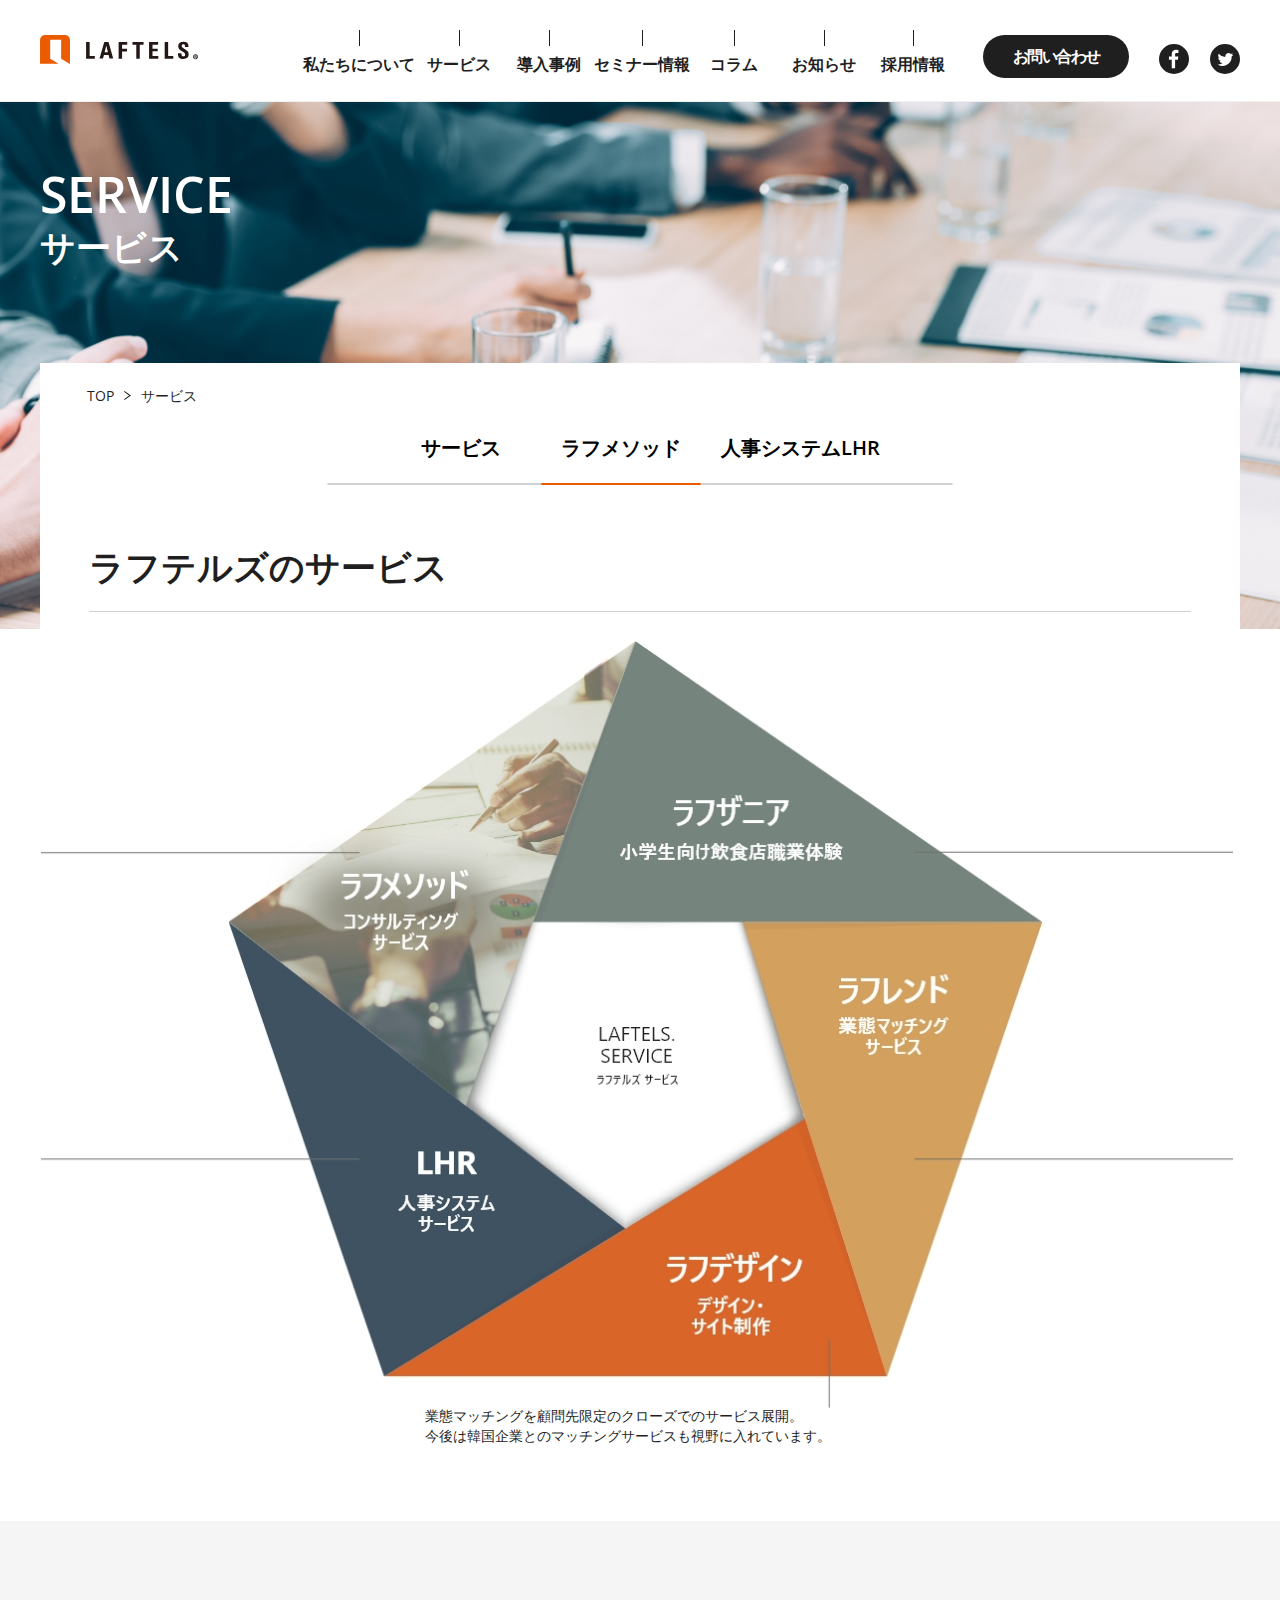
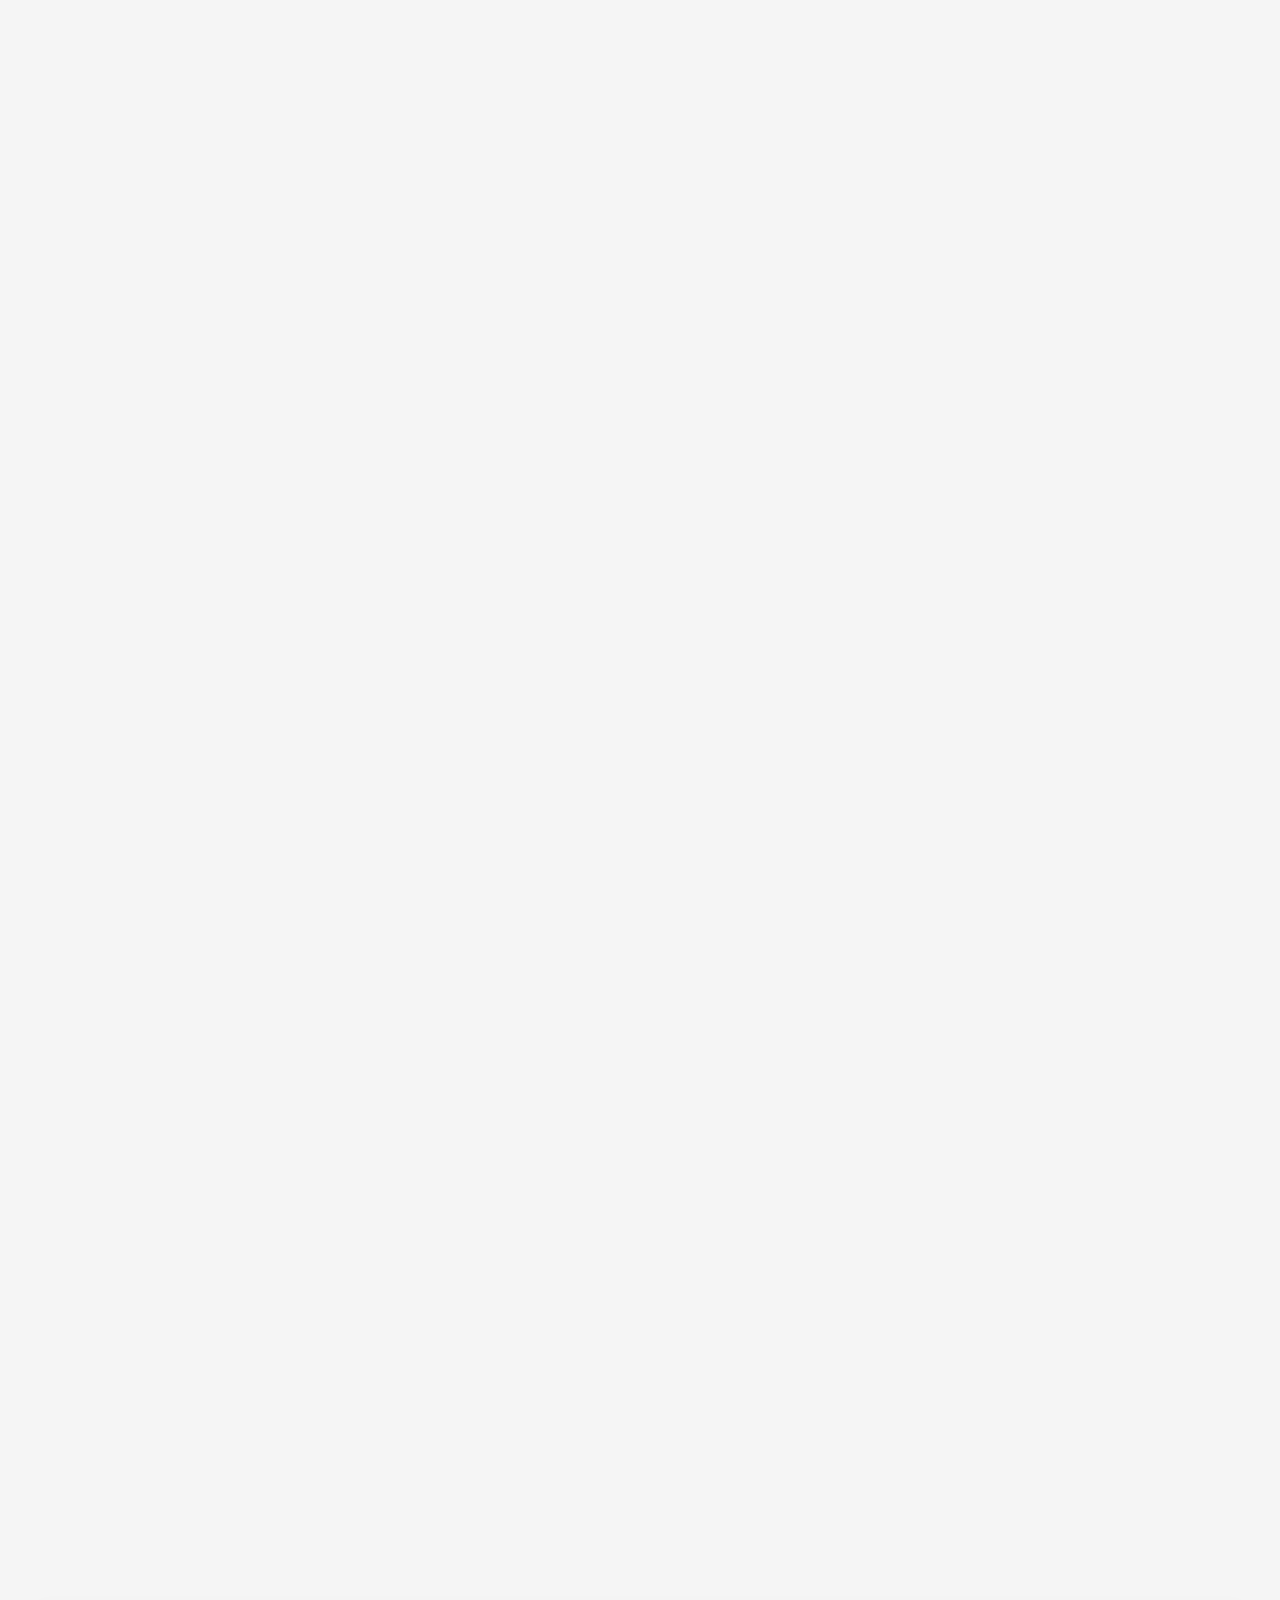
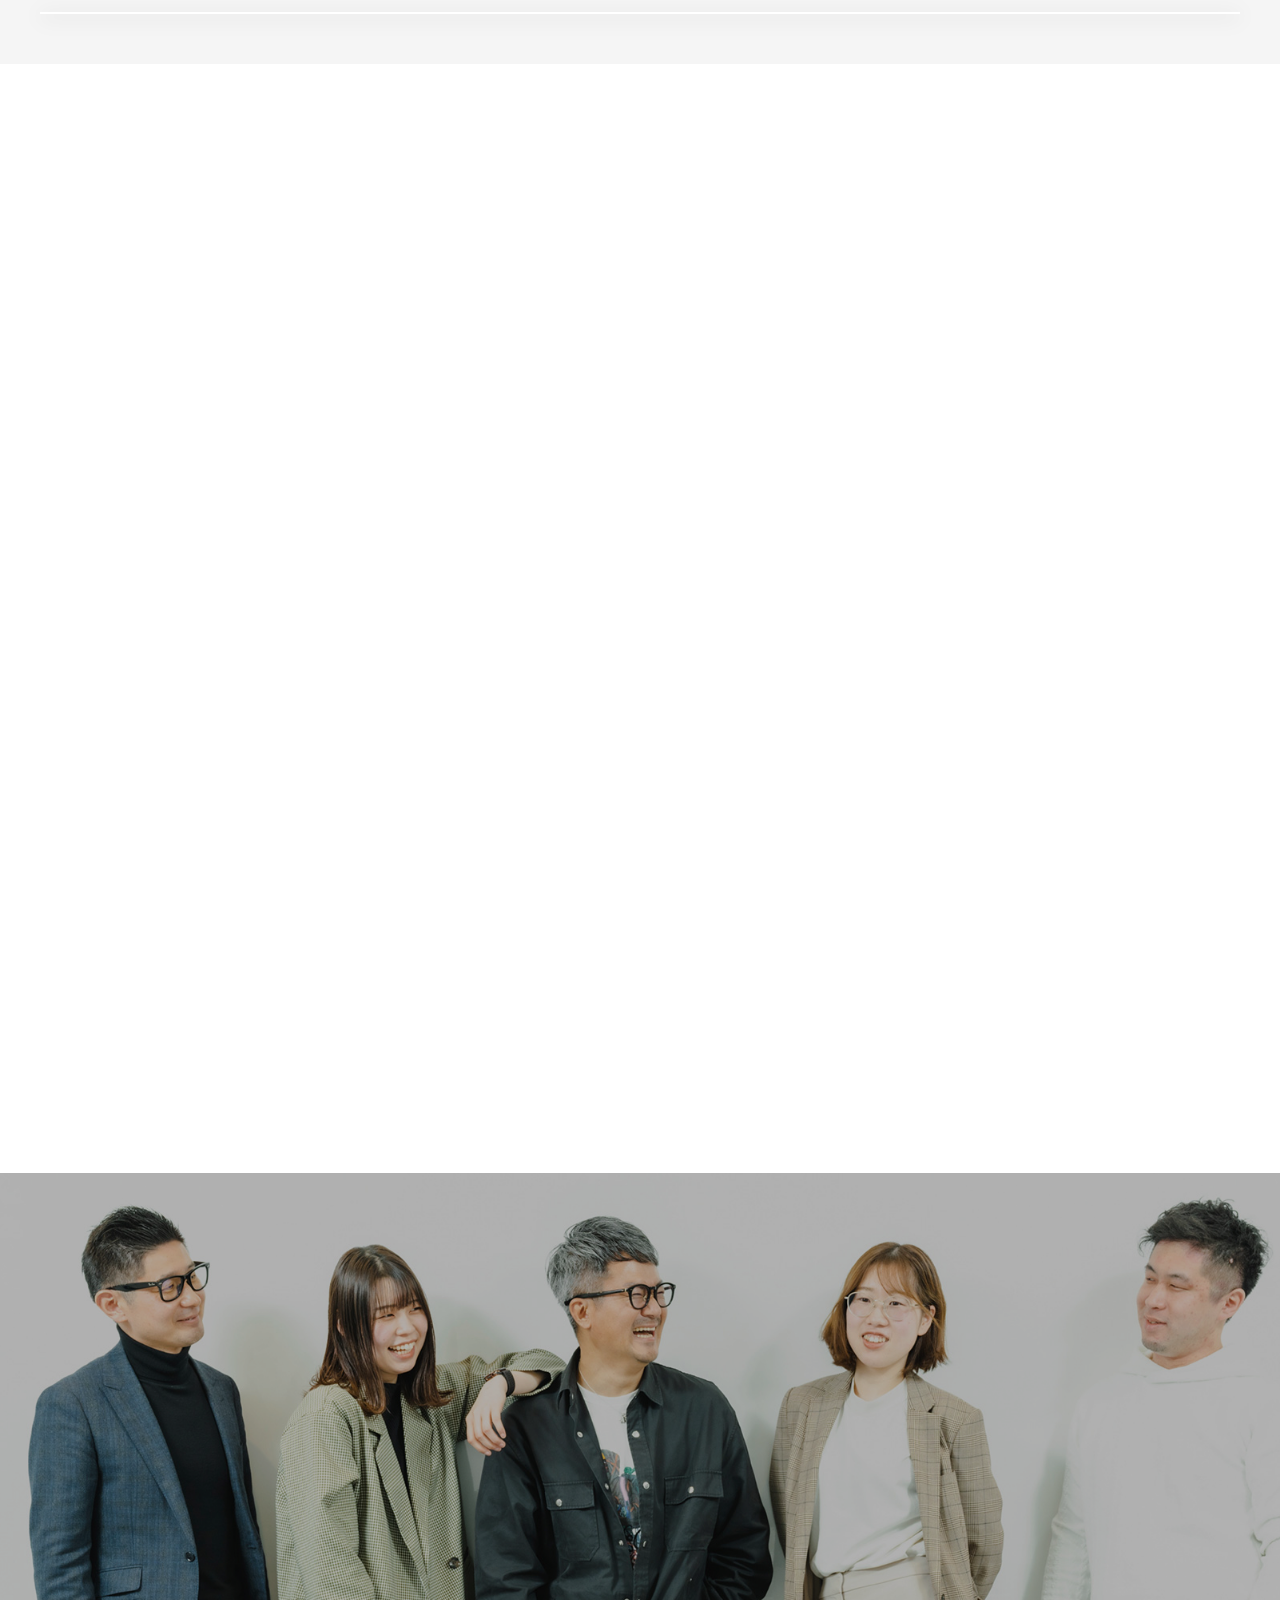
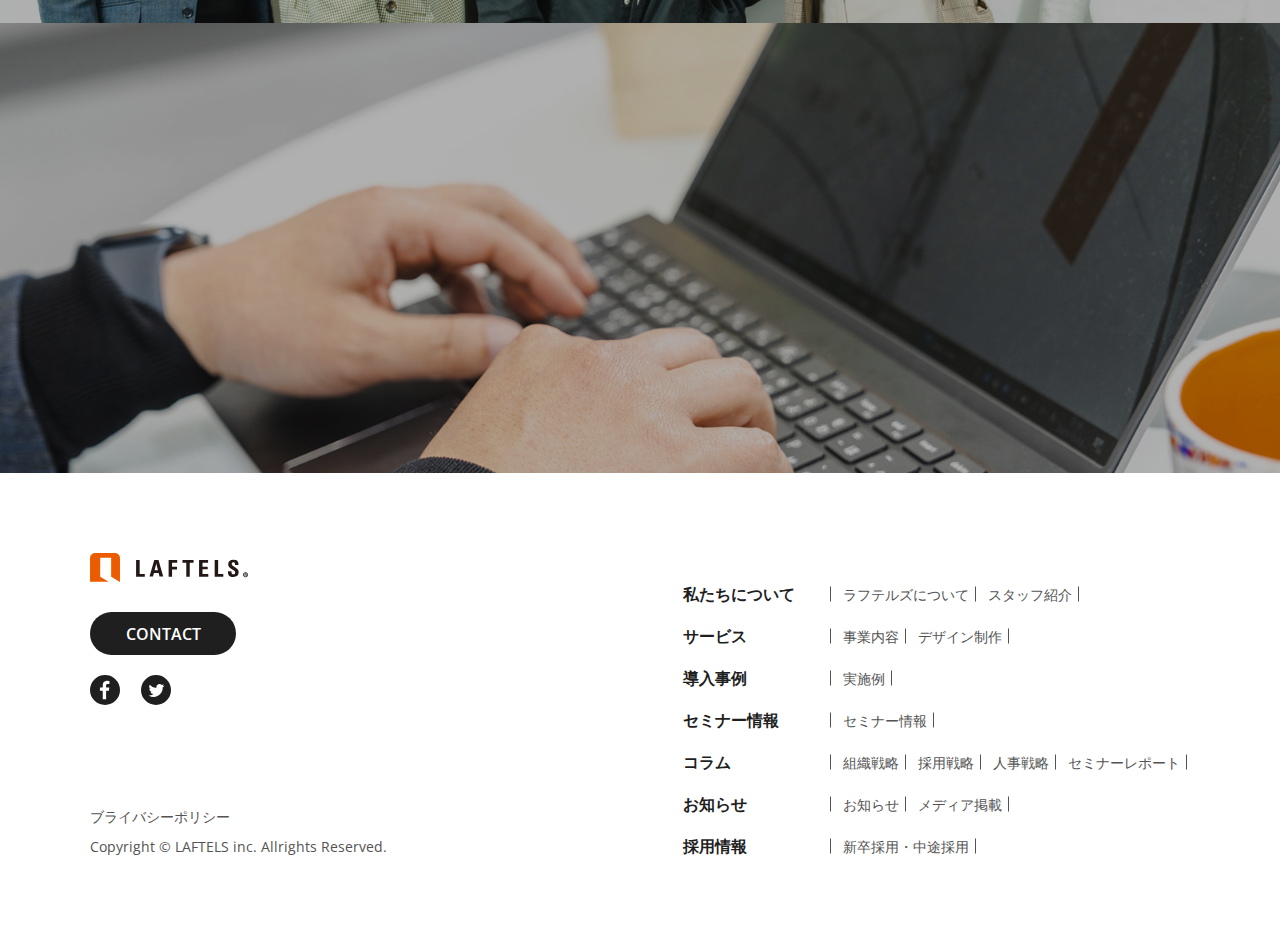
<file: service.html>
<!DOCTYPE html>
<html lang="ja">

<head>
    <meta charset="UTF-8">
    <title>Laftels</title>
    <meta name="format-detection" content="telephone=no" />
    <meta http-equiv="X-UA-Compatible" content="IE=edge" />
    <meta name="viewport" content="width=device-width, initial-scale=1.0, maximum-scale=1.0, user-scalable=no">
    <link rel="icon" href="./assets/img/common/favicon.ico">
    <link rel="preconnect" href="https://fonts.googleapis.com">
    <link rel="preconnect" href="https://fonts.gstatic.com" crossorigin>
    <link href="https://fonts.googleapis.com/css2?family=Open+Sans:wght@300;400;500;600;700&display=swap" rel="stylesheet">
    <link rel="stylesheet" href="./assets/css/animate.min.css">
    <link rel="stylesheet" href="./assets/css/slick.css">
    <link href="./assets/css/aos.css" rel="stylesheet">
    <link href="./assets/css/style.css" rel="stylesheet">
    <!-- Javascript -->
    <script src="./assets/js/jquery.min.js"></script>
    <script src="./assets/js/aos.js"></script>
    <script src="./assets/js/slick.min.js"></script>
    <script src="./assets/js/jquery.easing.min.js"></script>
    <script src="./assets/js/jquery.common.js"></script>
</head>

<body>
    <header class="l-header">
        <!-- Header desktop-->
        <div class="l-header-top">
            <div class="l-container-fluid">
                <div class="l-row">
                    <div class="l-col-auto">
                        <a class="l-header-top__logo" href="./index.html">
                            <img src="./assets/img/common/fig_logo.svg" alt="LAFTELS">
                        </a>
                    </div>
                    <div class="l-col l-header-top__col-right">
                        <div class="l-header-top__menu">
                            <ul>
                                <li>
                                    <a href="./about.html"><span class="ja">私たちについて</span><span
                                            class="en">ABOUT</span></a>
                                </li>
                                <li>
                                    <a href="./service.html"><span class="ja">サービス</span><span
                                            class="en">SERVICE</span></a>
                                </li>
                                <li>
                                    <a href="./case.html"><span class="ja">導入事例</span><span class="en">CASE</span></a>
                                </li>
                                <li>
                                    <a href="./seminar.html"><span class="ja">セミナー情報</span><span
                                            class="en">SEMINAR</span></a>
                                </li>
                                <li>
                                    <a href="./column.html"><span class="ja">コラム</span><span
                                            class="en">COLUMN</span></a>
                                </li>
                                <li>
                                    <a href="./news.html"><span class="ja">お知らせ</span><span class="en">NEWS</span></a>
                                </li>
                                <li>
                                    <a href="./recruit.html"><span class="ja">採用情報</span><span
                                            class="en">RECRUIT</span></a>
                                </li>
                            </ul>
                        </div>
                        <div class="l-header-top__info">
                            <div class="l-header-top__contact">
                                <a class="c-btn-round" href="./contact.html"><span class="ja">お問い合わせ</span><span
                                        class="en">CONTACT</span></a>
                            </div>
                            <div class="l-header-top__social-link">
                                <a href="https://www.facebook.com/laftels/" target="_blank">
                                    <img src="./assets/img/common/icn_facebook.svg" alt="facebook">
                                </a>
                                <a href="https://twitter.com/laftels" target="_blank">
                                    <img src="./assets/img/common/icn_twitter.svg" alt="twitter">
                                </a>
                            </div>
                        </div>
                    </div>
                </div>
            </div>
        </div>
        <!-- End header desktop -->

        <!-- Header mobile -->
        <div class="l-header-mb">
            <div class="l-container">
                <div class="l-row">
                    <div class="l-col-auto">
                        <a href="./index.html">
                            <img src="./assets/img/common/fig_logo_mobile.svg" alt="">
                        </a>
                    </div>
                    <div class="l-col">
                        <div class="js-toggle-menu">
                            <span></span>
                            <span></span>
                            <span></span>
                        </div>
                        <div class="l-header-mb__menu">
                            <ul>
                                <li>
                                    <a href="./about.html">
                                        <span>ABOUT</span>
                                    </a>
                                </li>
                                <li>
                                    <a href="./service.html">
                                        <span>SERVICE</span>
                                    </a>
                                </li>
                                <li>
                                    <a href="./case.html">
                                        <span>CASE</span>
                                    </a>
                                </li>
                                <li>
                                    <a href="./seminar.html">
                                        <span>SEMINAR</span>
                                    </a>
                                </li>
                                <li>
                                    <a href="./column.html">
                                        <span>COLUMN</span>
                                    </a>
                                </li>
                                <li>
                                    <a href="./news.html">
                                        <span>NEWS</span>
                                    </a>
                                </li>
                                <li>
                                    <a href="./recruit.html">
                                        <span>RECRUIT</span>
                                    </a>
                                </li>
                            </ul>
                            <div class="l-header-mb__info">
                                <div class="l-header-mb__contact">
                                    <a class="c-btn-round" href="./contact.html">CONTACT</a>
                                </div>
                                <div class="l-header-mb__social-link">
                                    <a href="https://www.facebook.com/laftels/" target="_blank">
                                        <img src="./assets/img/common/icn_facebook.svg" alt="facebook">
                                    </a>
                                    <a href="https://twitter.com/laftels" target="_blank">
                                        <img src="./assets/img/common/icn_twitter.svg" alt="twitter">
                                    </a>
                                </div>
                            </div>
                        </div>
                    </div>
                </div>
            </div>
        </div>
        <!-- End header mobile -->
    </header>

    <!---main-->
    <!---main-->
    <section class="p-service">

        <div class="c-top-mv">
            <!--- top mv pc-->
            <img class="c-top-mv__pc" src="./assets/img/service/img_top-mv.png" alt="">
            <!---end top mv pc-->

            <!---top mv sp -->
            <img class="c-top-mv__sp" src="./assets/img/service/img_top-mv_sp.png" alt="">
            <!---end top mv sp -->
            <div class="c-top-mv__title">
                <h3>SERVICE</h3>
                <p>サービス</p>
            </div>
        </div>

        <div class="l-container">
            <div class="c-wrap">
                <div class="p-service__inner">
                    <div class="c-breadcrumb">
                        <ul>
                            <li>
                                <a href="#">TOP</a>
                            </li>
                            <li>
                                <a href="#">サービス</a>
                            </li>
                        </ul>
                    </div>
                    <div class="c-nav-link">
                        <ul>
                            <li>
                                <a class="" href="#">サービス</a>
                            </li>
                            <li>
                                <a class="active" href="#">ラフメソッド</a>
                            </li>
                            <li>
                                <a class="" href="#">人事システムLHR</a>
                            </li>
                        </ul>
                    </div>
                </div>
                <div class="p-service__raftels">
                    <h2>ラフテルズのサービス</h2>
                    <div class="p-service__raftels__content">
                        <img class="p-service__raftels__content__img" src="./assets/img/service/img_raftels.jpg" alt="" />
                        <img class="p-service__raftels__content__img-sp" srcset="./assets/img/service/img_raftels_sp.jpg" alt="" />
                        <ul class="p-service__raftels__pc">
                            <li data-aos="fade-right">
                                テキストテキストテキストテキスト テキストテキストテキストテキスト テキストテキストテキストテキスト テキストテキストテキスト
                            </li>
                            <li data-aos="fade-right">
                                飲食業界をカッコ良くする為のサービス。 名刺、クレドカード、ロゴなどのデザイン。そ してコースメニュー、採用サイトの制作も行います。
                            </li>
                            <li data-aos="fade-left">
                                テキストテキストテキストテキストテキストテキストテキストテキストテキストテキストテキストテキストテキストテキストテキスト
                            </li>
                            <li data-aos="fade-left">
                                小学生に飲食店の素晴らしさを体験して もらい、将来働く選択肢に入れてもらう目 的と、CSR活動を目的としたサービス。
                            </li>
                            <li>
                                業態マッチングを顧問先限定のクローズでのサービス展開。<br /> 今後は韓国企業とのマッチングサービスも視野に入れています。
                            </li>
                        </ul>
                        <ul class="p-service__raftels__sp">
                            <li>

                                <div class="p-service__raftels__sp__title">
                                    <h3>ラフメソッド</h3>
                                    <p>コンサルティング</p>
                                </div>
                                <p class="p-service__raftels__sp__content">
                                    テキストテキストテキストテキストテキストテキストテキストテキストテキストテキストテキストテキストテキストテキストテキスト
                                </p>

                            </li>
                            <li data-aos="fade-right">
                                <div class="p-service__raftels__sp__title">
                                    <h3>LHR</h3>
                                    <p>人事システムサービス</p>
                                </div>
                                <p class="p-service__raftels__sp__content">
                                    飲食業界をカッコ良くする為のサービス。名刺、クレドカード、ロゴなどのデザイン。そしてコースメニュー、採用サイトの制作も行います。
                                </p>
                            </li>
                            <li data-aos="fade-left">
                                <div class="p-service__raftels__sp__title">
                                    <h3>ラフデザイン</h3>
                                    <p>デザイン・サイト制作</p>
                                </div>
                                <p class="p-service__raftels__sp__content">
                                    業態マッチングを顧問先限定のクローズでのサービス展開。今後は韓国企業とのマッチングサービスも視野に入れています。
                                </p>
                            </li>
                            <li data-aos="fade-right">
                                <div class="p-service__raftels__sp__title">
                                    <h3>ラフレンド</h3>
                                    <p>業態マッチングサービス</p>
                                </div>
                                <p class="p-service__raftels__sp__content">
                                    小学生に飲食店の素晴らしさを体験してもらい、将来働く選択肢に入れてもらう目的と、CSR活動を目的としたサービス。
                                </p>
                            </li>
                            <li data-aos="fade-left">
                                <div class="p-service__raftels__sp__title">
                                    <h3>ラフザニア</h3>
                                    <p>小学生向け飲食店職業体験</p>
                                </div>
                                <p class="p-service__raftels__sp__content">
                                    テキストテキストテキストテキストテキストテキストテキストテキストテキストテキストテキストテキストテキストテキストテキスト
                                </p>
                            </li>
                        </ul>
                    </div>
                </div>
            </div>
        </div>
        <div class="p-service__method">
            <div class="l-container">
                <div class="p-service__method__title" data-aos="fade-up">
                    <h2>LAF METHOD</h2>
                    <p>ラフメソッド</p>
                </div>
                <div class="p-service__method__what" data-aos="fade-left">
                    <h3>ラフメソッドとは</h3>
                    <div class="l-row">
                        <div class="l-col p-service__method__what__left">
                            <p class="p-service__method__what__content">
                                ラフテルズは、アーリーステージ企業の短期中期経営計画を達成させる為、経営幹部の一員として戦略立案・実行・<br /> サポートまで行います。
                            </p>
                            <p class="p-service__method__what__decs">
                                日本の人事や人事部は「管理型」と認識されており、現在の地位は決して高いものではありません。しかし昨今、経営戦略の実現を担う「戦略型」へと転換すべきである、という考え方が生まれてきました。<br /> 経営戦略と人事（人材）マネジメントを連動させることによって、自社の競争優位の実現を目指す。それを戦略的にまとめ、アーリーステージ向けに特化したモノが「ラフメソッド」です

                            </p>
                        </div>
                        <div class="l-col p-service__method__what__right">
                            <img class="p-service__method__what__pc" src="./assets//img//service/img_what.svg" alt="">
                            <img class="p-service__method__what__sp" src="./assets//img//service/img_what_sp.svg" alt="">
                            <p class="p-service__method__what__decs-img">
                                採用、評価、教育、労務の全ての戦略立案を行えるところが、ラフメソッド最大の強みです。更に、社労士、弁護士との提携で万全の法対策を行っています。
                            </p>
                        </div>
                    </div>
                </div>
                <div class="p-service__method__rough" data-aos="fade-right">
                    <h3>ラフメソッドの流れ</h3>
                    <p class="p-service__method__rough__title">
                        ラフメソッド＝拡大成長戦略コンサルティング
                    </p>
                    <p class="p-service__method__rough__decs">
                        ラフメソッドは、24回のカリキュラムに落とし込んだ独自のメソッドです。短期的な付き合いでは無く、2年近くかけて顧問先の経営陣と共に各社に合った制度設計をして行きます。
                    </p>
                    <div class="p-service__method__service">
                        <h4>- サービスの流れ -</h4>
                        <ul class="p-service__method__list">
                            <li>
                                <img src="./assets/img/service/img_service_01.png" alt="">
                                <div class="p-service__method__list__content">
                                    <p>まずは </p>
                                    <p>ご相談ください </p>
                                    <p>（無料）</p>
                                </div>
                            </li>
                            <li>
                                <img src="./assets/img/service/img_service_02.png" alt="">
                                <div class="p-service__method__list__content">
                                    <p>・経営課題の把握</p>
                                    <p>・解決策のご提案</p>
                                </div>
                            </li>
                            <li>
                                <img src="./assets/img/service/img_service_03.png" alt="">
                                <div class="p-service__method__list__content">
                                    <p>設計フェーズ</p>
                                </div>
                            </li>
                            <li>
                                <img src="./assets/img/service/img_service_04.png" alt="">
                                <div class="p-service__method__list__content">
                                    <p>人事部構築フェーズ</p>
                                </div>
                            </li>
                            <li>
                                <img src="./assets/img/service/img_service_05.png" alt="">
                                <div class="p-service__method__list__content">
                                    <p>継続的な</p>
                                    <p>アフターフォロー</p>
                                </div>
                            </li>
                        </ul>
                        <ul class="p-service__method__list-sp">
                            <li>
                                <img src="./assets/img/service/img_service_sp_01.svg" alt="">
                                <div class="p-service__method__list__content">
                                    <p class="p-service__method__list__content__title">経営計画 </p>
                                    <p>コンサル1回目を無料体験(DAY1) </p>
                                    <p>3ヶ年計画の立案</p>
                                </div>
                            </li>
                            <li>
                                <img src="./assets/img/service/img_service_sp_02.svg" alt="">
                                <div class="p-service__method__list__content">
                                    <p>組織(図)計画</p>
                                    <p>部門・階層・給与づくり</p>
                                </div>
                            </li>
                            <li>
                                <img src="./assets/img/service/img_service_sp_03.svg" alt="">
                                <div class="p-service__method__list__content">
                                    <p>労務改善計画</p>
                                    <p>休日・労働時間の見直し（法律対策）</p>
                                </div>
                            </li>
                            <li>
                                <img src="./assets/img/service/img_service_sp_04.svg" alt="">
                                <div class="p-service__method__list__content">
                                    <p>採用計画</p>
                                    <p>新卒採用・中途採用の計画立案</p>
                                </div>
                            </li>
                            <li>
                                <img src="./assets/img/service/img_service_sp_05.svg" alt="">
                                <div class="p-service__method__list__content">
                                    <p>評価制度設計</p>
                                    <p>評価の項目・スケジュールと賞与査定</p>
                                </div>
                            </li>
                            <li>
                                <img src="./assets/img/service/img_service_sp_06.svg" alt="">
                                <div class="p-service__method__list__content">
                                    <p>理念設計</p>
                                    <p>浸透を中心としたクレド策定</p>
                                </div>
                            </li>
                        </ul>
                    </div>
                    <div class="p-service__method__sales">
                        <h4>- 充実のアフターフォロー -</h4>
                        <div class="p-service__method__sales__content">
                            <div class="p-service__method__sales__content__box">
                                <h4>制度設計（ラフメソッド）</h4>
                                <p>組織戦略・採用戦略・人事戦略を、お客様に合わせて <br> 戦略立案いたします。
                                </p>
                                <div class="p-service__method__sales__content__box__img">
                                    <img src="./assets/img/service/img_box_01.png" alt="">
                                </div>
                            </div>
                            <div class="p-service__method__sales__content__box">
                                <h4>ラフメソッドの実行・サポート</h4>
                                <p>お客様に合わせて設計した制度の実行からサポートまでを行います。制度を作って終わりではなく、成長拡大のための継続的なフォローを行います。</p>
                                <div class="p-service__method__sales__content__box__img">
                                    <img src="./assets/img/service/img_box_02.png" alt="">
                                </div>
                            </div>
                        </div>
                    </div>
                </div>
                <div class="p-service__method__box-shadow"></div>
            </div>
        </div>
        <div class="p-service__case" data-aos="fade-up">
            <h2>CASE STUDY</h2>
            <p class="p-service__case__decs">導入事例</p>
            <div class="p-service__case__slogans">
                <p>
                    ラフテルズのサービスをご利用いただいたお客様から <br /> 嬉しいお声をいただいています。
                </p>
                <p class="p-service__case__slogans_sp">
                    ラフテルズのサービスを <br /> ご利用いただいたお客様から <br /> 嬉しいお声をいただいています。
                </p>
            </div>
            <div class="l-container">
                <div class="l-row">
                    <div class="l-col">
                        <div class="p-service__case__box">
                            <a href="#" class="p-service__case__box__image">
                                <img src="./assets/img/service/img_case_01.png" alt="">
                            </a>
                            <div class="p-service__case__box__content">
                                <h6>実施例</h6>
                                <p class="p-service__case__box__decs">
                                    <a href="">見出し見出し見出し見出し見出し見出し見出し見出し見出し見出し見出し見出し見出し見出し</a>
                                </p>
                                <p class="p-service__case__box__name">
                                    株式会社ダミーダミーダミーダミー <br /> 代表取締役　苗字 名前
                                </p>
                            </div>
                        </div>
                    </div>
                    <div class="l-col">
                        <div class="p-service__case__box">
                            <a href="#" class="p-service__case__box__image">
                                <img src="./assets/img/service/img_case_02.png" alt="">
                            </a>
                            <div class="p-service__case__box__content">
                                <h6 class="c-sub-color">お客様の声</h6>
                                <p class="p-service__case__box__decs">
                                    <a href="">見出し見出し見出し見出し見出し見出し見出し見出し見出し見出し見出し見出し見出し見出し</a>
                                </p>
                                <p class="p-service__case__box__name">
                                    株式会社ダミーダミーダミーダミー <br /> 代表取締役　苗字 名前
                                </p>
                            </div>
                        </div>
                    </div>
                    <div class="l-col">
                        <div class="p-service__case__box">
                            <a href="#" class="p-service__case__box__image">
                                <img src="./assets/img/service/img_case_03.png" alt="">
                            </a>
                            <div class="p-service__case__box__content">
                                <h6>実施例</h6>
                                <p class="p-service__case__box__decs">
                                    <a href="#">見出し見出し見出し見出し見出し見出し見出し見出し見出し見出し見出し見出し見出し見出し</a>
                                </p>
                                <p class="p-service__case__box__name">
                                    株式会社ダミーダミーダミーダミー <br /> 代表取締役　苗字 名前
                                </p>
                            </div>
                        </div>
                    </div>
                </div>
                <a href="" class="c-btn-effect">
                    <span>VIEW ALL</span>
                </a>
            </div>
        </div>
    </section>
    <!---end main-->


    <!-- Footer -->
    <footer class="l-footer">
        <div class="l-footer__recruit pc">
            <img src="./assets/img/common/img_recruit.jpg" alt="">
            <div class="l-footer__recruit__content">
                <div class="c-title-center">
                    <h3 data-aos="fade-up">RECRUIT</h3>
                    <p data-aos="fade-up">採用情報</p>
                </div>
                <p class="l-footer__recruit__desc" data-aos="fade-up">
                    新しいクルーを募集します。<br>共に戦い、社内外に大きなインパクトを起こしてくれる<br>新たな仲間との出会いを楽しみにしています。
                </p>
                <a href="#" class="c-btn-effect" data-aos="fade-up">
                    <span>新卒採用/中途採用</span>
                </a>
            </div>
        </div>
        <div class="l-footer__recruit sp">
            <img src="./assets/img/common/img_recruit_sp.jpg" alt="">
            <div class="l-footer__recruit__content">
                <div class="c-title-center">
                    <h3 data-aos="fade-up">RECRUIT</h3>
                    <p data-aos="fade-up">採用情報</p>
                </div>
                <p class="l-footer__recruit__desc" data-aos="fade-up">
                    新しいクルーを募集します。<br>共に戦い、社内外に大きなインパクトを<br>起こしてくれる<br>新たな仲間との出会いを楽しみにしています。
                </p>
                <a href="#" class="c-btn-effect" data-aos="fade-up">
                    <span>新卒採用/中途採用</span>
                </a>
            </div>
        </div>

        <div class="l-footer__doc-request pc">
            <img src="./assets/img/common/img_doc-request.jpg" alt="">
            <div class="l-footer__doc-request__content">
                <div class="c-title-center">
                    <h3 data-aos="fade-up">資料請求</h3>
                </div>
                <p class="l-footer__doc-request__desc" data-aos="fade-up">
                    ラフテルズのサービスについての資料をダウンロードいただけます。<br>お気軽にお申し込みください。
                </p>
                <a href="#" class="c-btn-effect" data-aos="fade-up">
                    <span>資料請求をする</span>
                </a>
            </div>
        </div>
        <div class="l-footer__doc-request sp">
            <img src="./assets/img/common/img_doc-request_sp.jpg" alt="">
            <div class="l-footer__doc-request__content">
                <div class="c-title-center">
                    <h3 data-aos="fade-up">資料請求</h3>
                </div>
                <p class="l-footer__doc-request__desc" data-aos="fade-up">
                    ラフテルズのサービスについての資料を<br>ダウンロードいただけます。<br>お気軽にお申し込みください。
                </p>
                <a href="#" class="c-btn-effect" data-aos="fade-up">
                    <span>資料請求をする</span>
                </a>
            </div>
        </div>

        <div class="l-footer__main">
            <div class="l-container">
                <div class="l-row">
                    <div class="l-footer__main__col">
                        <a href="#" class="l-footer__main__logo">
                            <img src="./assets/img/common/fig_logo.svg" alt="laftels">
                        </a>
                        <div class="l-footer__main__link-sp">
                            <ul>
                                <li>
                                    <a href="#" class="l-footer__main__category">ABOUT</a>
                                    <a href="#" class="l-footer__main__category-child">ラフテルズについて</a>
                                    <a href="#" class="l-footer__main__category-child">スタッフ紹介</a>
                                </li>
                                <li>
                                    <a href="#" class="l-footer__main__category">SERVICE</a>
                                    <a href="#" class="l-footer__main__category-child">事業内容</a>
                                    <a href="#" class="l-footer__main__category-child">デザイン制作</a>
                                </li>
                                <li>
                                    <a href="#" class="l-footer__main__category">CASE</a>
                                    <a href="#" class="l-footer__main__category-child">実施例</a>
                                </li>
                                <li>
                                    <a href="#" class="l-footer__main__category">SEMINAR</a>
                                    <a href="#" class="l-footer__main__category-child">セミナー情報</a>
                                </li>
                                <li>
                                    <a href="#" class="l-footer__main__category">COLUMN</a>
                                    <a href="#" class="l-footer__main__category-child">組織戦略</a>
                                    <a href="#" class="l-footer__main__category-child">採用戦略</a>
                                    <a href="#" class="l-footer__main__category-child">人事戦略</a>
                                    <a href="#" class="l-footer__main__category-child">セミナーレポート</a>
                                </li>
                                <li>
                                    <a href="#" class="l-footer__main__category">NEWS</a>
                                    <a href="#" class="l-footer__main__category-child">お知らせ</a>
                                    <a href="#" class="l-footer__main__category-child">メディア掲載</a>
                                </li>
                                <li>
                                    <a href="#" class="l-footer__main__category">RECRUIT</a>
                                    <a href="#" class="l-footer__main__category-child">新卒採用・中途採用</a>
                                </li>
                            </ul>
                        </div>
                        <div class="l-footer__main__privacy-sp">
                            <a href="#">ブライバシーポリシー</a>
                        </div>
                        <a class="c-btn-round" href="./contact.html">CONTACT</a>
                        <div class="l-footer__main__social-link">
                            <a href="https://www.facebook.com/laftels/" target="_blank">
                                <img src="./assets/img/common/icn_facebook.svg" alt="facebook">
                            </a>
                            <a href="https://twitter.com/laftels" target="_blank">
                                <img src="./assets/img/common/icn_twitter.svg" alt="twitter">
                            </a>
                        </div>
                        <div class="l-footer__main__privacy">
                            <a href="#">ブライバシーポリシー</a>
                        </div>
                        <div class="l-footer__main__copy-right">Copyright © LAFTELS inc. Allrights Reserved.</div>
                    </div>
                    <div class="l-footer__main__col">
                        <div class="l-footer__main__link">
                            <ul>
                                <li>
                                    <a href="#" class="l-footer__main__category">私たちについて</a>
                                    <a href="#" class="l-footer__main__category-child">ラフテルズについて</a>
                                    <a href="#" class="l-footer__main__category-child">スタッフ紹介</a>
                                </li>
                                <li>
                                    <a href="#" class="l-footer__main__category">サービス</a>
                                    <a href="#" class="l-footer__main__category-child">事業内容</a>
                                    <a href="#" class="l-footer__main__category-child">デザイン制作</a>
                                </li>
                                <li>
                                    <a href="#" class="l-footer__main__category">導入事例</a>
                                    <a href="#" class="l-footer__main__category-child">実施例</a>
                                </li>
                                <li>
                                    <a href="#" class="l-footer__main__category">セミナー情報</a>
                                    <a href="#" class="l-footer__main__category-child">セミナー情報</a>
                                </li>
                                <li>
                                    <a href="#" class="l-footer__main__category">コラム</a>
                                    <a href="#" class="l-footer__main__category-child">組織戦略</a>
                                    <a href="#" class="l-footer__main__category-child">採用戦略</a>
                                    <a href="#" class="l-footer__main__category-child">人事戦略</a>
                                    <a href="#" class="l-footer__main__category-child">セミナーレポート</a>
                                </li>
                                <li>
                                    <a href="#" class="l-footer__main__category">お知らせ</a>
                                    <a href="#" class="l-footer__main__category-child">お知らせ</a>
                                    <a href="#" class="l-footer__main__category-child">メディア掲載</a>
                                </li>
                                <li>
                                    <a href="#" class="l-footer__main__category">採用情報</a>
                                    <a href="#" class="l-footer__main__category-child">新卒採用・中途採用</a>
                                </li>
                            </ul>
                        </div>
                    </div>
                </div>
            </div>
        </div>
    </footer>
    <!-- End footer -->
</body>

</html>
</file>
<file: assets/css/style.css>
@charset "UTF-8";
/*----------------------------------------
	clearfix
----------------------------------------*/
@font-face {
  font-family: "honoka-shin-mincho";
  src: url("../font/Honoka_Shin_Mincho_L.otf");
}
@font-face {
  font-family: "gill-sans-regular";
  src: url("../font/Gill-Sans.otf");
}
html {
  overflow-x: hidden;
}

body {
  font-family: "Open Sans", sans-serif;
  background-color: #fff;
  -webkit-font-feature-settings: "halt" 1;
          font-feature-settings: "halt" 1;
  -webkit-font-smoothing: antialiased;
  -moz-osx-font-smoothing: grayscale;
  font-weight: 400;
  color: #1F1F1F;
  overflow-x: hidden;
}

* {
  -webkit-box-sizing: border-box;
          box-sizing: border-box;
  margin: 0;
  padding: 0;
}

a {
  color: #1F1F1F;
  text-decoration: none;
  display: inline-block;
  -webkit-transition: 0.4s;
  transition: 0.4s;
}

img {
  max-width: 100%;
  height: auto;
}

img {
  width: 100%;
  vertical-align: bottom;
}

select {
  color: #1F1F1F;
}

table {
  width: 100%;
}

input {
  -webkit-appearance: none;
}

a:focus,
input:focus {
  outline: none;
}

button {
  cursor: pointer;
  border: none;
}

svg, path {
  -webkit-transition: 0.4s;
  transition: 0.4s;
}

.c-sub-color {
  color: #84B500 !important;
}

input[type=radio]:checked,
input[type=radio]:not(:checked) {
  position: absolute;
  left: -9999px;
}

input[type=radio]:checked + label,
input[type=radio]:not(:checked) + label {
  position: relative;
  padding-left: 28px;
  line-height: 20px;
  display: inline-block;
  color: #1F1F1F;
  margin-bottom: 16px;
}

input[type=radio]:checked + label:before,
input[type=radio]:not(:checked) + label:before {
  content: "";
  position: absolute;
  left: 0;
  top: 0;
  width: 14px;
  height: 14px;
  border: 1px solid #A3A3A3;
  border-radius: 100%;
  background: #fff;
}

input[type=radio]:checked + label:after,
input[type=radio]:not(:checked) + label:after {
  content: "";
  width: 10px;
  height: 10px;
  background: #1F1F1F;
  position: absolute;
  top: 3px;
  left: 3px;
  border-radius: 100%;
  -webkit-transition: all 0.2s ease;
  transition: all 0.2s ease;
}

input[type=radio]:not(:checked) + label:after {
  opacity: 0;
  -webkit-transform: scale(0);
  transform: scale(0);
}

input[type=radio]:checked + label:after {
  opacity: 1;
  -webkit-transform: scale(1);
  transform: scale(1);
}

input[type=text],
input[type=date] {
  border: 1px solid #ADADAD;
  max-width: 100%;
  width: 670px;
  background-color: #F8F8F8;
  padding: 15px 20px;
  font-size: 16px;
  font-family: YuGothic, "Yu Gothic", "Hiragino Kaku Gothic ProN", "ヒラギノ角ゴ ProN W3", "メイリオ", Meiryo, sans-serif;
  font-weight: 500;
  border-radius: 5px;
  color: #1F1F1F;
}
input[type=text]::-webkit-input-placeholder, input[type=date]::-webkit-input-placeholder {
  padding: 0;
  font-size: 16px;
  line-height: 26px;
  font-weight: 500;
  color: #A3A3A3;
  font-family: YuGothic, "Yu Gothic", "Hiragino Kaku Gothic ProN", "ヒラギノ角ゴ ProN W3", "メイリオ", Meiryo, sans-serif;
}
input[type=text]::-moz-placeholder, input[type=date]::-moz-placeholder {
  padding: 0;
  font-size: 16px;
  line-height: 26px;
  font-weight: 500;
  color: #A3A3A3;
  font-family: YuGothic, "Yu Gothic", "Hiragino Kaku Gothic ProN", "ヒラギノ角ゴ ProN W3", "メイリオ", Meiryo, sans-serif;
}
input[type=text]:-ms-input-placeholder, input[type=date]:-ms-input-placeholder {
  padding: 0;
  font-size: 16px;
  line-height: 26px;
  font-weight: 500;
  color: #A3A3A3;
  font-family: YuGothic, "Yu Gothic", "Hiragino Kaku Gothic ProN", "ヒラギノ角ゴ ProN W3", "メイリオ", Meiryo, sans-serif;
}
input[type=text]::-ms-input-placeholder, input[type=date]::-ms-input-placeholder {
  padding: 0;
  font-size: 16px;
  line-height: 26px;
  font-weight: 500;
  color: #A3A3A3;
  font-family: YuGothic, "Yu Gothic", "Hiragino Kaku Gothic ProN", "ヒラギノ角ゴ ProN W3", "メイリオ", Meiryo, sans-serif;
}
input[type=text]::placeholder,
input[type=date]::placeholder {
  padding: 0;
  font-size: 16px;
  line-height: 26px;
  font-weight: 500;
  color: #A3A3A3;
  font-family: YuGothic, "Yu Gothic", "Hiragino Kaku Gothic ProN", "ヒラギノ角ゴ ProN W3", "メイリオ", Meiryo, sans-serif;
}

input[type=date] {
  width: 200px;
  height: 50px;
}

/*----------------------------------------
	reset
----------------------------------------*/
html, body, div, object, iframe, h1, h2, h3, h4, h5, h6, p, blockquote, pre,
abbr, address, cite, code, del, dfn, em, img, ins, kbd, q, samp,
small, strong, sub, sup, var, b, i, dl, dt, dd, ol, ul, li,
fieldset, form, label, legend, table, caption, tbody, tfoot, thead, tr, th, td,
article, aside, dialog, figure, footer, header, hgroup, main, menu, nav, section,
time, mark, audio, video {
  margin: 0;
  padding: 0;
  border: 0;
  outline: 0;
  color: #1F1F1F;
  vertical-align: baseline;
}

header, footer, article, section, aside, hgroup, nav, menu, figure, figcaption, time {
  display: block;
}

li {
  list-style: none;
}

ol li {
  list-style: decimal;
}

img {
  border: 0;
  vertical-align: top;
  font-size: 0;
  line-height: 0;
}

table {
  border-collapse: collapse;
  border-spacing: 0;
}

caption, th {
  text-align: left;
}

hr {
  margin: 1em 0;
  padding: 0;
  display: block;
  height: 1px;
  border: 0;
  border-top: 1px solid #cccccc;
}

input, select {
  vertical-align: middle;
}

input, textarea {
  margin: 0;
  padding: 0;
}

.clearfix {
  min-height: 1px;
  _height: 1%;
}
.clearfix:after {
  content: "";
  clear: both;
  height: 0;
  display: block;
  visibility: hidden;
}

.l-header-top {
  padding: 35px 0 22.5px;
}
@media (max-width: 959px) {
  .l-header-top {
    display: none;
  }
}
.l-header-top .l-row {
  -webkit-box-align: center;
      -ms-flex-align: center;
          align-items: center;
}
@media (max-width: 1279px) {
  .l-header-top .l-container-fluid {
    padding-left: 15px;
    padding-right: 15px;
  }
}
.l-header-top__logo {
  margin-left: 41px;
  position: relative;
  bottom: 7px;
}
@media (max-width: 1367px) {
  .l-header-top__logo {
    margin-left: 0;
  }
}
.l-header-top__col-right {
  display: -webkit-box;
  display: -ms-flexbox;
  display: flex;
  -webkit-box-pack: end;
      -ms-flex-pack: end;
          justify-content: flex-end;
}
.l-header-top__menu {
  display: -webkit-box;
  display: -ms-flexbox;
  display: flex;
  -webkit-box-pack: end;
      -ms-flex-pack: end;
          justify-content: flex-end;
  padding-top: 15px;
}
.l-header-top__menu ul {
  display: -webkit-box;
  display: -ms-flexbox;
  display: flex;
  -webkit-box-align: center;
      -ms-flex-align: center;
          align-items: center;
  -ms-flex-wrap: wrap;
      flex-wrap: wrap;
}
.l-header-top__menu ul li {
  text-align: center;
  min-width: 110.5px;
}
@media (max-width: 1367px) {
  .l-header-top__menu ul li {
    min-width: 89.5px;
  }
}
@media (max-width: 1279px) {
  .l-header-top__menu ul li {
    min-width: 76.5px;
  }
}
.l-header-top__menu ul li a {
  position: relative;
  font-weight: 600;
  line-height: 22px;
  font-size: 16px;
  width: 100%;
}
@media (max-width: 1279px) {
  .l-header-top__menu ul li a {
    font-size: 14px;
  }
}
.l-header-top__menu ul li a:hover::before {
  height: 46px;
}
.l-header-top__menu ul li a:hover .ja {
  opacity: 0;
}
.l-header-top__menu ul li a:hover .en {
  opacity: 1;
}
.l-header-top__menu ul li a::before {
  content: "";
  width: 1px;
  height: 16px;
  background: #1f1f1f;
  position: absolute;
  bottom: 30px;
  left: 50%;
  -webkit-transition: 0.4s;
  transition: 0.4s;
}
.l-header-top__menu ul li a span {
  -webkit-transition: 0.4s all;
  transition: 0.4s all;
}
.l-header-top__menu ul li a .ja {
  font-family: "Yu Gothic", "Hiragino Kaku Gothic ProN", "ヒラギノ角ゴ ProN W3", "メイリオ", Meiryo, sans-serif;
  font-weight: 700;
  -webkit-font-feature-settings: "palt";
  font-feature-settings: "palt";
  line-height: 22px;
  letter-spacing: 0;
}
.l-header-top__menu ul li a .en {
  opacity: 0;
  position: absolute;
  left: 0;
  right: 0;
  width: 100%;
}
.l-header-top__info {
  display: -webkit-box;
  display: -ms-flexbox;
  display: flex;
  -webkit-box-align: center;
      -ms-flex-align: center;
          align-items: center;
}
.l-header-top__contact {
  margin-left: 25px;
}
.l-header-top__contact a {
  position: relative;
  text-align: center;
}
.l-header-top__contact a:hover .ja {
  opacity: 0;
}
.l-header-top__contact a:hover .en {
  opacity: 1;
}
.l-header-top__contact a span {
  -webkit-transition: 0.4s;
  transition: 0.4s;
}
.l-header-top__contact a .ja {
  font-family: "Yu Gothic", "Hiragino Kaku Gothic ProN", "ヒラギノ角ゴ ProN W3", "メイリオ", Meiryo, sans-serif;
  font-weight: 700;
  -webkit-font-feature-settings: "palt";
  font-feature-settings: "palt";
  line-height: 22px;
  letter-spacing: -1.5px;
}
.l-header-top__contact a .en {
  font-weight: 600;
  opacity: 0;
  position: absolute;
  left: 0;
  right: 0;
  width: 100%;
}
.l-header-top__social-link {
  margin-left: 30px;
  padding-top: 4px;
}
@media (max-width: 1279px) {
  .l-header-top__social-link {
    display: none;
  }
}
.l-header-top__social-link a:hover {
  opacity: 0.7;
}
.l-header-top__social-link a + a {
  margin-left: 17px;
}

.l-header {
  position: fixed;
  top: 0;
  left: 0;
  right: 0;
  background-color: #fff;
  border-bottom: 1px solid #F0F0F0;
  z-index: 100;
}
.l-header + section {
  margin-top: 100.5px;
}
@media (max-width: 959px) {
  .l-header + section {
    margin-top: 75.5px;
  }
}
@media (max-width: 599px) {
  .l-header + section {
    margin-top: 75px;
  }
}

.l-header-mb {
  display: none;
  padding: 26.5px 0;
}
@media (max-width: 959px) {
  .l-header-mb {
    display: block;
  }
}
.l-header-mb .js-toggle-menu {
  width: 24px;
  height: 18px;
  display: block;
  position: relative;
  margin-left: auto;
}
.l-header-mb .js-toggle-menu.active + .l-header-mb__menu {
  opacity: 1;
  visibility: visible;
}
.l-header-mb .js-toggle-menu.active span:nth-child(1) {
  -webkit-transform: translateY(8px) rotate(-33deg);
          transform: translateY(8px) rotate(-33deg);
}
.l-header-mb .js-toggle-menu.active span:nth-child(2) {
  opacity: 0;
}
.l-header-mb .js-toggle-menu.active span:nth-child(3) {
  -webkit-transform: translateY(-8px) rotate(33deg);
          transform: translateY(-8px) rotate(33deg);
}
.l-header-mb .js-toggle-menu span {
  display: inline-block;
  width: 100%;
  height: 2px;
  background-color: #000;
  -webkit-box-sizing: border-box;
  box-sizing: border-box;
  position: absolute;
  left: 0;
  -webkit-transition: 0.4s;
  transition: 0.4s;
}
.l-header-mb .js-toggle-menu span:nth-child(1) {
  top: 0;
}
.l-header-mb .js-toggle-menu span:nth-child(2) {
  top: 8px;
}
.l-header-mb .js-toggle-menu span:nth-child(3) {
  bottom: 0;
}
.l-header-mb__menu {
  width: 100vw;
  height: calc(100vh - 75px);
  overflow-y: auto;
  padding: 20px 25px;
  background: #fff;
  position: absolute;
  top: 75px;
  left: 0;
  opacity: 0;
  visibility: hidden;
  -webkit-transition: 0.4s;
  transition: 0.4s;
}
.l-header-mb__menu ul li a {
  font-size: 20px;
  font-weight: 600;
  line-height: 27px;
  display: -webkit-box;
  display: -ms-flexbox;
  display: flex;
  -webkit-box-align: center;
      -ms-flex-align: center;
          align-items: center;
  -webkit-box-pack: justify;
      -ms-flex-pack: justify;
          justify-content: space-between;
  border-bottom: 1px solid #F0F0F0;
  padding: 14.5px 40px;
  position: relative;
}
.l-header-mb__menu ul li a::before {
  content: url("../img/common/icn_arrow-right_black.svg");
  position: absolute;
  right: 38px;
  top: 50%;
  -webkit-transform: translateY(-50%);
          transform: translateY(-50%);
}
.l-header-mb__info {
  display: -webkit-box;
  display: -ms-flexbox;
  display: flex;
  -webkit-box-align: center;
      -ms-flex-align: center;
          align-items: center;
  -webkit-box-pack: justify;
      -ms-flex-pack: justify;
          justify-content: space-between;
  padding: 0 25px;
  margin-top: 23px;
}
@media (max-width: 374px) {
  .l-header-mb__info {
    padding: 0;
  }
}
.l-header-mb__contact {
  margin-right: 46px;
}
@media (max-width: 374px) {
  .l-header-mb__contact {
    margin-right: 0;
  }
}
.l-header-mb__contact .c-btn-round {
  font-weight: 600;
}
.l-header-mb__social-link a + a {
  margin-left: 18px;
}

.l-container-fluid {
  width: 100%;
  max-width: 100%;
  padding-left: 40px;
  padding-right: 40px;
}

.l-container {
  width: 1230px;
  max-width: 100%;
  padding-left: 15px;
  padding-right: 15px;
  margin-left: auto;
  margin-right: auto;
}

.l-row {
  display: -webkit-box;
  display: -ms-flexbox;
  display: flex;
  -ms-flex-wrap: wrap;
      flex-wrap: wrap;
  margin-left: -15px;
  margin-right: -15px;
}

.l-col {
  -ms-flex-preferred-size: 0;
  flex-basis: 0;
  -ms-flex-positive: 1;
  -webkit-box-flex: 1;
          flex-grow: 1;
  max-width: 100%;
  padding-left: 15px;
  padding-right: 15px;
}

.l-col-auto {
  -ms-flex: 0 0 auto;
  -webkit-box-flex: 0;
          flex: 0 0 auto;
  width: auto;
  max-width: 100%;
  padding-left: 15px;
  padding-right: 15px;
}

.l-footer {
  overflow-x: hidden;
}
.l-footer__recruit {
  text-align: center;
  position: relative;
}
.l-footer__recruit > img {
  height: 450px;
  -o-object-fit: cover;
     object-fit: cover;
}
@media (max-width: 599px) {
  .l-footer__recruit > img {
    height: 400px;
  }
}
@media (max-width: 599px) {
  .l-footer__recruit.pc {
    display: none;
  }
}
.l-footer__recruit.sp {
  display: none;
}
@media (max-width: 599px) {
  .l-footer__recruit.sp {
    display: block;
  }
}
.l-footer__recruit::before {
  content: "";
  width: 100%;
  height: 100%;
  background: rgba(0, 0, 0, 0.3);
  position: absolute;
  top: 0;
  left: 0;
  z-index: 1;
}
.l-footer__recruit__content {
  width: calc(100% - 50px);
  position: absolute;
  left: 50%;
  top: 50%;
  -webkit-transform: translate(-50%, -50%);
          transform: translate(-50%, -50%);
  z-index: 2;
}
.l-footer__recruit .c-title-center {
  margin-bottom: 15px;
}
@media (max-width: 599px) {
  .l-footer__recruit .c-title-center {
    margin-bottom: 7px;
  }
}
.l-footer__recruit .c-title-center h3 {
  color: #fff;
}
.l-footer__recruit .c-title-center p {
  color: #fff;
}
@media (max-width: 599px) {
  .l-footer__recruit .c-title-center p {
    display: none;
  }
}
.l-footer__recruit__desc {
  color: #fff;
  font-size: 20px;
  font-weight: 600;
  line-height: 36px;
}
@media (max-width: 599px) {
  .l-footer__recruit__desc {
    font-size: 14px;
    line-height: 25px;
  }
}
.l-footer__recruit__desc br.sp {
  display: none;
}
@media (max-width: 599px) {
  .l-footer__recruit__desc br.sp {
    display: inline-block;
  }
}
.l-footer__recruit .c-btn-effect {
  margin: 31px auto 0;
  border-color: #fff;
  color: #fff;
  font-size: 18px;
  line-height: 24px;
}
.l-footer__recruit .c-btn-effect span::before {
  content: url("../img/common/icn_arrow-right_white.svg");
}
@media (max-width: 599px) {
  .l-footer__recruit .c-btn-effect {
    font-size: 14px;
    line-height: 19px;
    border-color: #1F1F1F;
    margin-top: 25px;
  }
}
.l-footer__doc-request {
  text-align: center;
  position: relative;
}
.l-footer__doc-request > img {
  height: 450px;
  -o-object-fit: cover;
     object-fit: cover;
}
@media (max-width: 599px) {
  .l-footer__doc-request > img {
    height: 400px;
  }
}
@media (max-width: 599px) {
  .l-footer__doc-request.pc {
    display: none;
  }
}
.l-footer__doc-request.sp {
  display: none;
}
@media (max-width: 599px) {
  .l-footer__doc-request.sp {
    display: block;
  }
}
.l-footer__doc-request::before {
  content: "";
  width: 100%;
  height: 100%;
  background: rgba(0, 0, 0, 0.3);
  position: absolute;
  top: 0;
  left: 0;
  z-index: 1;
}
.l-footer__doc-request__content {
  width: calc(100% - 50px);
  position: absolute;
  left: 50%;
  top: 50%;
  -webkit-transform: translate(-50%, -50%);
          transform: translate(-50%, -50%);
  z-index: 2;
}
.l-footer__doc-request .c-title-center {
  margin-bottom: 12px;
}
@media (max-width: 599px) {
  .l-footer__doc-request .c-title-center {
    margin-bottom: 13px;
  }
}
.l-footer__doc-request .c-title-center h3 {
  font-size: 32px;
  line-height: 43px;
  color: #fff;
}
@media (max-width: 599px) {
  .l-footer__doc-request .c-title-center h3 {
    font-size: 20px;
    line-height: 27px;
  }
}
.l-footer__doc-request .c-title-center p {
  color: #fff;
}
@media (max-width: 599px) {
  .l-footer__doc-request .c-title-center p {
    display: none;
  }
}
.l-footer__doc-request__desc {
  color: #fff;
  font-size: 20px;
  font-weight: 600;
  line-height: 36px;
}
@media (max-width: 599px) {
  .l-footer__doc-request__desc {
    font-size: 14px;
    line-height: 25px;
  }
}
.l-footer__doc-request__desc br.sp {
  display: none;
}
@media (max-width: 599px) {
  .l-footer__doc-request__desc br.sp {
    display: inline-block;
  }
}
.l-footer__doc-request .c-btn-effect {
  margin: 31px auto 0;
  border-color: #fff;
  color: #fff;
  font-size: 18px;
  line-height: 24px;
}
.l-footer__doc-request .c-btn-effect span::before {
  content: url("../img/common/icn_arrow-right_white.svg");
}
@media (max-width: 599px) {
  .l-footer__doc-request .c-btn-effect {
    font-size: 14px;
    line-height: 19px;
    border-color: #1F1F1F;
    margin-top: 25px;
  }
}
.l-footer__main {
  padding: 80px 0 30px;
}
@media (max-width: 599px) {
  .l-footer__main {
    padding: 60px 0 0px;
  }
}
.l-footer__main .l-container {
  width: 1130px;
  margin-left: auto;
  margin-right: auto;
}
@media (max-width: 599px) {
  .l-footer__main .l-container {
    padding-left: 25px;
    padding-right: 25px;
  }
}
.l-footer__main__col {
  -webkit-box-flex: 50%;
      -ms-flex: 50%;
          flex: 50%;
  max-width: 50%;
  padding-left: 15px;
  padding-right: 15px;
}
@media (max-width: 959px) {
  .l-footer__main__col {
    -webkit-box-flex: 40%;
        -ms-flex: 40%;
            flex: 40%;
    max-width: 40%;
  }
  .l-footer__main__col + .l-footer__main__col {
    -webkit-box-flex: 60%;
        -ms-flex: 60%;
            flex: 60%;
    max-width: 60%;
  }
}
@media (max-width: 599px) {
  .l-footer__main__col {
    -webkit-box-flex: 100%;
        -ms-flex: 100%;
            flex: 100%;
    max-width: 100%;
  }
}
.l-footer__main__logo {
  margin-bottom: 30px;
}
@media (max-width: 599px) {
  .l-footer__main__logo {
    display: -webkit-box;
    display: -ms-flexbox;
    display: flex;
    -webkit-box-pack: center;
        -ms-flex-pack: center;
            justify-content: center;
  }
  .l-footer__main__logo img {
    width: auto;
  }
}
.l-footer__main__link-sp {
  display: none;
}
@media (max-width: 599px) {
  .l-footer__main__link-sp {
    display: block;
  }
}
@media (max-width: 599px) {
  .l-footer__main__link-sp ul {
    padding: 0 10px;
  }
}
.l-footer__main__link-sp ul li {
  margin-bottom: 20px;
}
@media (max-width: 599px) {
  .l-footer__main__link-sp ul li {
    margin-bottom: 16.5px;
  }
}
.l-footer__main__link-sp ul li a {
  position: relative;
}
.l-footer__main__link-sp ul li a:nth-child(1) {
  width: 100%;
  margin-bottom: 12px;
}
.l-footer__main__link-sp ul li a:nth-child(1)::after {
  display: none;
}
.l-footer__main__link-sp ul li a:nth-child(2)::before {
  content: "";
  position: absolute;
  width: 1px;
  height: 15px;
  background-color: #535353;
  left: 0;
  top: 50%;
  -webkit-transform: translateY(-50%);
          transform: translateY(-50%);
}
.l-footer__main__link-sp ul li a:hover {
  opacity: 0.7;
}
.l-footer__main__link-sp ul li a::after {
  content: "";
  position: absolute;
  width: 1px;
  height: 15px;
  background-color: #535353;
  right: 0;
  top: 50%;
  -webkit-transform: translateY(-50%);
          transform: translateY(-50%);
}
.l-footer__main__privacy-sp {
  display: none;
}
@media (max-width: 599px) {
  .l-footer__main__privacy-sp {
    display: block;
    margin-top: -2px;
    margin-bottom: 17px;
    padding: 0 10px;
  }
}
.l-footer__main__privacy-sp a {
  font-size: 14px;
  line-height: 19px;
}
.l-footer__main .c-btn-round {
  font-weight: 600;
}
@media (max-width: 599px) {
  .l-footer__main .c-btn-round {
    display: -webkit-inline-box;
    display: -ms-inline-flexbox;
    display: inline-flex;
  }
}
.l-footer__main .c-btn-round:hover {
  opacity: 0.7;
}
.l-footer__main__social-link {
  margin-top: 20px;
  margin-bottom: 100px;
}
@media (max-width: 599px) {
  .l-footer__main__social-link {
    margin-top: 0;
    margin-bottom: 0;
    display: -webkit-inline-box;
    display: -ms-inline-flexbox;
    display: inline-flex;
    margin-left: 42px;
    position: relative;
    bottom: 3px;
  }
}
@media (max-width: 374px) {
  .l-footer__main__social-link {
    margin-left: 30px;
  }
}
.l-footer__main__social-link a:hover {
  opacity: 0.7;
}
.l-footer__main__social-link a + a {
  margin-left: 17px;
}
@media (max-width: 599px) {
  .l-footer__main__social-link a + a {
    margin-left: 21px;
  }
}
.l-footer__main__privacy {
  margin-bottom: 10px;
}
@media (max-width: 599px) {
  .l-footer__main__privacy {
    display: none;
  }
}
.l-footer__main__privacy a {
  font-size: 14px;
  line-height: 19px;
  color: #535353;
}
.l-footer__main__privacy a:hover {
  opacity: 0.7;
}
.l-footer__main__copy-right {
  font-size: 14px;
  line-height: 19px;
  color: #535353;
  position: relative;
}
@media (max-width: 599px) {
  .l-footer__main__copy-right {
    text-align: center;
    color: #fff;
    font-size: 10px;
    line-height: 14px;
    margin-top: 40px;
    padding: 7px 0;
  }
  .l-footer__main__copy-right::before {
    content: "";
    position: absolute;
    top: 0;
    left: 50%;
    -webkit-transform: translateX(-50%);
            transform: translateX(-50%);
    width: 1000%;
    height: 100%;
    background-color: #EB5C01;
    z-index: -1;
  }
}
.l-footer__main__link {
  padding: 30px 0px 30px 28px;
}
@media (max-width: 599px) {
  .l-footer__main__link {
    display: none;
  }
}
.l-footer__main__link ul li {
  margin-bottom: 20px;
}
.l-footer__main__link ul li a {
  position: relative;
}
.l-footer__main__link ul li a:hover {
  opacity: 0.7;
}
.l-footer__main__link ul li a::after {
  content: "";
  position: absolute;
  width: 1px;
  height: 15px;
  background-color: #535353;
  right: 0;
  top: 50%;
  -webkit-transform: translateY(-50%);
          transform: translateY(-50%);
}
.l-footer__main__category {
  font-size: 16px;
  font-weight: 600;
  line-height: 22px;
  width: 148px;
}
.l-footer__main__category-child {
  font-size: 14px;
  font-weight: 400;
  line-height: 19px;
  color: #535353;
  position: relative;
  padding: 0 7.5px;
}

.p-index {
  margin-bottom: 100px;
  overflow-x: hidden;
}
@media (max-width: 599px) {
  .p-index {
    margin-bottom: 60px;
  }
}
.p-index__top-mv {
  position: relative;
}
.p-index__top-mv::before {
  content: "";
  width: 100%;
  height: 100%;
  background: rgba(21, 0, 0, 0.21);
  position: absolute;
  top: 0;
  left: 0;
  z-index: 1;
}
@media (max-width: 599px) {
  .p-index__top-mv__img-desktop {
    display: none;
  }
}
.p-index__top-mv__img-sp {
  display: none;
}
@media (max-width: 599px) {
  .p-index__top-mv__img-sp {
    display: block;
  }
}
.p-index__top-mv__content {
  position: absolute;
  left: calc((100% - 1200px) / 2);
  top: calc(50% - 20px);
  -webkit-transform: translateY(-50%);
          transform: translateY(-50%);
  z-index: 2;
}
@media (max-width: 1230px) {
  .p-index__top-mv__content {
    left: 25px;
  }
}
@media (max-width: 599px) {
  .p-index__top-mv__content {
    top: calc(50% - 4px);
    text-align: center;
    left: 20px;
    right: 20px;
  }
}
.p-index__top-mv__content h2 {
  color: #fff;
  font-size: 48px;
  line-height: 64px;
  font-family: "honoka-shin-mincho";
  font-weight: 300;
  margin-bottom: 26px;
  margin-left: -50px;
}
@media (max-width: 599px) {
  .p-index__top-mv__content h2 {
    font-size: 30px;
    line-height: 51px;
    margin-bottom: 14px;
    margin-left: 0;
  }
}
.p-index__top-mv__content p {
  color: #fff;
  font-size: 20px;
  line-height: 27px;
  letter-spacing: 0;
}
@media (max-width: 599px) {
  .p-index__top-mv__content p {
    font-size: 14px;
    line-height: 19px;
  }
}
.p-index__intro {
  padding: 110px 0 96px;
  background: url("../img/index/bg_intro.jpg") no-repeat center;
  background-size: cover;
  position: relative;
}
@media (max-width: 599px) {
  .p-index__intro {
    text-align: center;
    padding-top: 76px;
    padding-bottom: 86px;
    background-image: url("../img/index/bg_intro_sp.jpg");
  }
  .p-index__intro::after {
    content: url("../img/index/fig_intro-section_sp.png");
    position: absolute;
    bottom: -5px;
    right: 0;
    z-index: 1;
  }
}
.p-index__intro .l-container {
  position: relative;
  z-index: 2;
}
.p-index__intro__col-left {
  -webkit-box-flex: 0;
      -ms-flex: 0 0 60%;
          flex: 0 0 60%;
  max-width: 60%;
}
@media (max-width: 959px) {
  .p-index__intro__col-left {
    -webkit-box-flex: 0;
        -ms-flex: 0 0 100%;
            flex: 0 0 100%;
    max-width: 100%;
  }
}
.p-index__intro__col-left h3 {
  font-family: "游明朝", YuMincho, "Yu Mincho", "Noto Serif JP", serif;
  font-weight: 500;
  font-size: 40px;
  line-height: 64px;
  margin-bottom: 37px;
}
@media (max-width: 599px) {
  .p-index__intro__col-left h3 {
    display: none;
  }
}
.p-index__intro__col-left h3 b {
  font-weight: 500;
  font-size: 60px;
  line-height: 96px;
  color: #EB5C01;
  margin: 0 15px;
  position: relative;
  bottom: 2px;
}
.p-index__intro__col-left h4 {
  font-family: "游明朝", YuMincho, "Yu Mincho", "Noto Serif JP", serif;
  font-weight: 500;
  font-size: 34px;
  line-height: 54px;
  margin-bottom: -8px;
  position: relative;
}
.p-index__intro__col-left h4::before {
  content: url("../img/index/fig_blur.png");
  position: absolute;
  left: -50px;
  top: -27px;
  z-index: -1;
}
@media (max-width: 599px) {
  .p-index__intro__col-left h4 {
    display: none;
  }
}
.p-index__intro__col-left h5 {
  display: none;
  font-family: "游明朝", YuMincho, "Yu Mincho", "Noto Serif JP", serif;
  font-weight: bold;
  font-size: 20px;
  line-height: 30px;
  font-weight: 500;
  margin-bottom: -9px;
}
@media (max-width: 599px) {
  .p-index__intro__col-left h5 {
    display: block;
  }
}
.p-index__intro__col-left span {
  font-family: "游明朝", YuMincho, "Yu Mincho", "Noto Serif JP", serif;
  font-size: 12px;
  line-height: 20px;
}
@media (max-width: 599px) {
  .p-index__intro__col-left span {
    display: none;
  }
}
.p-index__intro__col-left p {
  font-size: 20px;
  line-height: 45px;
  margin-top: 21px;
}
@media (max-width: 599px) {
  .p-index__intro__col-left p.desktop {
    display: none;
  }
}
.p-index__intro__col-left p.sp {
  display: none;
}
@media (max-width: 599px) {
  .p-index__intro__col-left p.sp {
    display: block;
  }
}
@media (max-width: 599px) {
  .p-index__intro__col-left p {
    font-size: 12px;
    line-height: 26px;
  }
}
.p-index__intro__col-right {
  -webkit-box-flex: 0;
      -ms-flex: 0 0 40%;
          flex: 0 0 40%;
  max-width: 40%;
  margin-top: 80px;
}
@media (max-width: 959px) {
  .p-index__intro__col-right {
    -webkit-box-flex: 0;
        -ms-flex: 0 0 100%;
            flex: 0 0 100%;
    max-width: 100%;
  }
}
@media (max-width: 599px) {
  .p-index__intro__col-right {
    margin-top: 24px;
  }
}
.p-index__intro__col-right__inner ul.sp {
  display: none;
}
@media (max-width: 599px) {
  .p-index__intro__col-right__inner ul.sp {
    display: -webkit-box;
    display: -ms-flexbox;
    display: flex;
    -ms-flex-wrap: wrap;
        flex-wrap: wrap;
    margin-left: -8px;
    margin-right: -8px;
    padding: 0 15px;
  }
}
@media (max-width: 599px) {
  .p-index__intro__col-right__inner ul.desktop {
    display: none;
  }
}
.p-index__intro__col-right__inner ul li {
  display: -webkit-box;
  display: -ms-flexbox;
  display: flex;
  -webkit-box-pack: end;
      -ms-flex-pack: end;
          justify-content: flex-end;
}
@media (max-width: 959px) {
  .p-index__intro__col-right__inner ul li {
    -webkit-box-pack: start;
        -ms-flex-pack: start;
            justify-content: flex-start;
  }
}
@media (max-width: 599px) {
  .p-index__intro__col-right__inner ul li {
    -webkit-box-flex: 33.3333%;
        -ms-flex: 33.3333%;
            flex: 33.3333%;
    max-width: 33.3333%;
    -webkit-box-orient: vertical;
    -webkit-box-direction: normal;
        -ms-flex-direction: column;
            flex-direction: column;
    padding-left: 8px;
    padding-right: 8px;
  }
}
.p-index__intro__col-right__inner ul li + li {
  margin-top: 50px;
}
@media (max-width: 599px) {
  .p-index__intro__col-right__inner ul li + li {
    margin-top: 34px;
  }
}
.p-index__intro__col-right__inner ul li:nth-child(1) {
  -webkit-box-flex: 100%;
      -ms-flex: 100%;
          flex: 100%;
  max-width: 100%;
  -webkit-box-orient: horizontal;
  -webkit-box-direction: normal;
      -ms-flex-direction: row;
          flex-direction: row;
  -webkit-box-pack: center;
      -ms-flex-pack: center;
          justify-content: center;
  -webkit-box-align: center;
      -ms-flex-align: center;
          align-items: center;
}
.p-index__intro__col-right__inner ul li:nth-child(1) .name {
  font-size: 31px;
}
@media (max-width: 599px) {
  .p-index__intro__col-right__inner ul li:nth-child(1) .name {
    font-size: 18px;
    line-height: 40px;
    margin-right: 20px;
  }
}
.p-index__intro__col-right__inner ul li:nth-child(1) .value {
  font-size: 143px;
  color: #EB5C01;
  line-height: 57px;
  font-weight: 300;
  letter-spacing: -5px;
}
@media (max-width: 599px) {
  .p-index__intro__col-right__inner ul li:nth-child(1) .value {
    font-size: 80px;
    line-height: 40px;
    bottom: -18px;
  }
}
.p-index__intro__col-right__inner ul li:nth-child(1) .value::after {
  opacity: 0;
}
.p-index__intro__col-right__inner ul li:nth-child(1) .value span {
  font-size: 72px;
  line-height: 58px;
  color: #1F1F1F;
  margin-left: 10px;
  margin-right: -6px;
}
@media (max-width: 599px) {
  .p-index__intro__col-right__inner ul li:nth-child(1) .value span {
    font-size: 35px;
    line-height: 40px;
    margin-left: 10px;
  }
}
.p-index__intro__col-right__inner ul li .name {
  font-family: YuMincho, "Yu Mincho", "Noto Serif JP", serif;
  font-size: 22px;
  line-height: 56px;
  font-weight: 500;
  min-width: 160px;
  text-align: right;
  margin-right: 28px;
}
@media (max-width: 599px) {
  .p-index__intro__col-right__inner ul li .name {
    font-size: 12px;
    line-height: 14px;
    margin-right: 0;
    text-align: center;
    min-width: auto;
    height: 28px;
    display: -webkit-box;
    display: -ms-flexbox;
    display: flex;
    -webkit-box-align: center;
        -ms-flex-align: center;
            align-items: center;
    -webkit-box-pack: center;
        -ms-flex-pack: center;
            justify-content: center;
  }
}
.p-index__intro__col-right__inner ul li .value {
  font-family: "honoka-shin-mincho";
  font-size: 65px;
  font-weight: 300;
  line-height: 35px;
  min-width: 270px;
  position: relative;
  letter-spacing: -5px;
  bottom: -17px;
  text-align: right;
}
@media (max-width: 599px) {
  .p-index__intro__col-right__inner ul li .value {
    font-size: 39px;
    line-height: 26px;
    min-width: auto;
    bottom: -10px;
    letter-spacing: -3px;
    text-align: center;
  }
}
.p-index__intro__col-right__inner ul li .value::after {
  content: "";
  width: calc(100% - 10px);
  height: 1px;
  background-color: #EB5C01;
  position: absolute;
  bottom: 0;
  right: -17px;
}
@media (max-width: 599px) {
  .p-index__intro__col-right__inner ul li .value::after {
    width: 100%;
    bottom: -7px;
    right: -5px;
  }
}
.p-index__intro__col-right__inner ul li .value span {
  font-size: 30px;
  line-height: 34px;
  font-weight: 300;
  letter-spacing: 0;
  margin-left: 5px;
}
@media (max-width: 599px) {
  .p-index__intro__col-right__inner ul li .value span {
    font-size: 16px;
    line-height: 26px;
    margin-left: 5px;
  }
}
.p-index__business {
  width: 1600px;
  max-width: 100%;
  margin-left: auto;
  margin-right: auto;
  margin-top: 100px;
}
@media (max-width: 599px) {
  .p-index__business {
    margin-top: 50px;
  }
}
.p-index__business .c-title-left {
  position: relative;
}
@media (max-width: 599px) {
  .p-index__business .c-title-left {
    padding-left: 20px;
  }
}
.p-index__business .c-title-left::before {
  content: "";
  position: absolute;
  right: calc(100% + 49px);
  width: 1000%;
  height: 2px;
  background-color: #1F1F1F;
  top: calc(50% - 2px);
  -webkit-transform: translateY(-50%);
          transform: translateY(-50%);
}
@media (max-width: 599px) {
  .p-index__business .c-title-left::before {
    right: calc(100% - 8px);
  }
}
@media (max-width: 599px) {
  .p-index__business__img-desktop {
    display: none;
  }
}
.p-index__business__img-sp {
  display: none;
}
@media (max-width: 599px) {
  .p-index__business__img-sp {
    display: block;
  }
}
.p-index__business__list {
  margin-top: 54px;
}
@media (max-width: 599px) {
  .p-index__business__list {
    margin-top: 23px;
  }
}
.p-index__business__item {
  position: relative;
  display: -webkit-box;
  display: -ms-flexbox;
  display: flex;
}
.p-index__business__item + div {
  margin-top: 80px;
}
@media (max-width: 599px) {
  .p-index__business__item + div {
    margin-top: 54px;
  }
}
@media (max-width: 599px) {
  .p-index__business__item:nth-child(4) {
    display: none;
  }
}
.p-index__business__item:nth-child(4) .p-index__business__label {
  margin-bottom: 15px;
}
.p-index__business__item:nth-child(4) .p-index__business__info {
  bottom: 47px;
  padding: 40px 40px 39px;
}
@media (max-width: 599px) {
  .p-index__business__item:nth-child(4) .p-index__business__info {
    left: 15px;
    padding: 16px 20px 22px;
    bottom: -34px;
  }
}
.p-index__business__item:nth-child(even) img {
  margin-left: auto;
  padding-right: 0;
  padding-left: 100px;
}
@media (max-width: 599px) {
  .p-index__business__item:nth-child(even) img {
    padding-left: 0;
  }
}
.p-index__business__item:nth-child(even) .p-index__business__info {
  left: 0;
  right: auto;
}
@media (max-width: 599px) {
  .p-index__business__item:nth-child(even) .p-index__business__info {
    left: 15px;
  }
}
.p-index__business__item img {
  width: 1400px;
  padding-right: 100px;
  max-width: 100%;
}
@media (max-width: 599px) {
  .p-index__business__item img {
    padding-right: 0;
  }
}
.p-index__business__info {
  display: -webkit-box;
  display: -ms-flexbox;
  display: flex;
  -webkit-box-align: center;
      -ms-flex-align: center;
          align-items: center;
  position: absolute;
  right: 0;
  bottom: 60px;
  width: 634px;
  padding: 28px 40px 35px;
  background-color: #fff;
}
@media (max-width: 599px) {
  .p-index__business__info {
    width: calc(100% - 30px);
    left: 15px;
    padding: 16px 20px 22px;
    bottom: -34px;
  }
}
.p-index__business__label {
  text-align: center;
  margin-right: 50px;
}
@media (max-width: 599px) {
  .p-index__business__label {
    margin-right: 20px;
  }
}
.p-index__business__label p {
  font-size: 20px;
  font-weight: 600;
  line-height: 27px;
  margin-bottom: -4px;
}
@media (max-width: 599px) {
  .p-index__business__label p {
    font-size: 12px;
    line-height: 17px;
  }
}
.p-index__business__number {
  font-size: 45px;
  font-weight: 600;
  line-height: 61px;
  margin-bottom: -7px;
}
@media (max-width: 599px) {
  .p-index__business__number {
    font-size: 26px;
    line-height: 36px;
  }
}
.p-index__business__number span + span {
  color: #EB5C01;
  margin-left: -11px;
}
@media (max-width: 599px) {
  .p-index__business__number span + span {
    margin-left: -7px;
  }
}
.p-index__business__text {
  font-size: 20px;
  font-weight: 600;
  line-height: 27px;
}
@media (max-width: 599px) {
  .p-index__business__text {
    font-size: 13px;
    line-height: 20px;
    padding-right: 25px;
    position: relative;
    top: 3px;
  }
  .p-index__business__text p br {
    display: none;
  }
}
.p-index__business__text a {
  display: -webkit-inline-box;
  display: -ms-inline-flexbox;
  display: inline-flex;
  -webkit-box-orient: vertical;
  -webkit-box-direction: normal;
      -ms-flex-direction: column;
          flex-direction: column;
  font-size: 16px;
  font-weight: 600;
  line-height: 22px;
  color: #0D0D0D;
  margin-top: 24px;
}
.p-index__business__text a:hover {
  color: #EB5C01;
}
.p-index__business__text a:hover path {
  stroke: #EB5C01;
}
.p-index__business__text a img {
  margin-top: -6px;
  width: auto;
  padding-left: 0 !important;
}
.p-index__about-service {
  margin-top: 100px;
  padding: 97px 0;
  background: url("../img/index/bg_about-service.jpg") no-repeat center;
  background-size: cover;
  text-align: center;
}
@media (max-width: 599px) {
  .p-index__about-service {
    margin-top: 77px;
    padding: 40px 0;
  }
}
@media (max-width: 599px) {
  .p-index__about-service .c-title-center p {
    display: none;
  }
}
.p-index__about-service__inner {
  background-color: #fff;
  padding: 0 33px;
}
@media (max-width: 599px) {
  .p-index__about-service__inner {
    padding: 0;
  }
}
.p-index__about-service__box {
  padding: 70px 20px 67px;
}
@media (max-width: 599px) {
  .p-index__about-service__box {
    padding: 40px 20px;
  }
}
.p-index__about-service__col {
  -webkit-box-flex: 0;
      -ms-flex: 0 0 50%;
          flex: 0 0 50%;
  max-width: 50%;
  padding-left: 15px;
  padding-right: 15px;
  position: relative;
}
@media (max-width: 599px) {
  .p-index__about-service__col {
    -webkit-box-flex: 0;
        -ms-flex: 0 0 100%;
            flex: 0 0 100%;
    max-width: 100%;
  }
}
.p-index__about-service__col:nth-child(2)::before {
  content: "";
  width: 1px;
  height: 314px;
  background-color: #454545;
  position: absolute;
  left: 0;
  top: 50%;
  -webkit-transform: translateY(-50%);
          transform: translateY(-50%);
}
@media (max-width: 599px) {
  .p-index__about-service__col:nth-child(2)::before {
    width: calc(100% - 91px);
    height: 1px;
    top: 0;
    left: 50%;
    -webkit-transform: translateX(-50%);
            transform: translateX(-50%);
  }
}
.p-index__about-service__desc {
  font-size: 18px;
  font-weight: 600;
  line-height: 33px;
  margin-top: 21px;
  margin-bottom: 27px;
  color: #1F0E03;
}
@media (max-width: 599px) {
  .p-index__about-service__desc {
    font-size: 13px;
    line-height: 25px;
    margin-top: 12px;
    margin-bottom: 19px;
  }
}
.p-index__about-service .c-btn-effect {
  margin: 0 auto;
}
.p-index__case {
  margin-top: 100px;
  position: relative;
}
@media (max-width: 599px) {
  .p-index__case {
    margin-top: 41px;
  }
}
@media (max-width: 599px) {
  .p-index__case .l-container {
    padding-left: 25px;
    padding-right: 25px;
  }
}
@media (max-width: 599px) {
  .p-index__case .c-title-left {
    text-align: center;
  }
}
.p-index__case__inner {
  width: 1020px;
  max-width: 100%;
  margin-left: auto;
  margin-right: auto;
  position: relative;
}
.p-index__case__inner::before {
  content: "";
  width: 1000%;
  height: 404px;
  position: absolute;
  left: 116px;
  bottom: 33px;
  background-color: #F8F8F8;
  border-radius: 0 0 0 104px;
}
@media (max-width: 599px) {
  .p-index__case__inner::before {
    bottom: 26px;
  }
}
.p-index__case__slider {
  margin-top: 27px;
  margin-bottom: 32px;
}
@media (max-width: 599px) {
  .p-index__case__slider {
    margin-top: 13px;
    margin-bottom: 10px;
  }
}
.p-index__case__slider .slick-list {
  margin-left: -15px;
  margin-right: -15px;
  overflow: visible;
}
.p-index__case__slider .slick-list::before {
  content: "";
  width: 1000%;
  height: 100%;
  position: absolute;
  right: 100%;
  background-color: #fff;
  top: 0;
  z-index: 10;
}
.p-index__case__slider .slick-arrow {
  width: 39.5px;
  height: 39.5px;
  border: 1px solid #1F1F1F;
  border-radius: 50%;
  display: -webkit-box;
  display: -ms-flexbox;
  display: flex;
  -webkit-box-align: center;
      -ms-flex-align: center;
          align-items: center;
  -webkit-box-pack: center;
      -ms-flex-pack: center;
          justify-content: center;
  background-color: transparent;
  -webkit-transition: 0.4s;
  transition: 0.4s;
  position: absolute;
  top: -69px;
  z-index: 5;
}
@media (max-width: 599px) {
  .p-index__case__slider .slick-arrow {
    width: 35px;
    height: 35px;
    background-color: #1F1F1F;
    top: 35%;
    -webkit-transform: translateY(-50%);
            transform: translateY(-50%);
  }
  .p-index__case__slider .slick-arrow svg {
    width: 7px;
  }
  .p-index__case__slider .slick-arrow svg path {
    stroke: #fff;
  }
}
.p-index__case__slider .slick-arrow.slick-prev {
  left: 124px;
}
@media (max-width: 599px) {
  .p-index__case__slider .slick-arrow.slick-prev {
    left: -15px;
  }
}
.p-index__case__slider .slick-arrow.slick-prev svg {
  -webkit-transform: rotate(180deg);
          transform: rotate(180deg);
}
.p-index__case__slider .slick-arrow.slick-next {
  left: 184px;
}
@media (max-width: 599px) {
  .p-index__case__slider .slick-arrow.slick-next {
    left: auto;
    right: -15px;
  }
}
.p-index__case__slider .slick-arrow:hover {
  background-color: #1F1F1F;
}
.p-index__case__slider .slick-arrow:hover path {
  stroke: #fff;
}
.p-index__case__slider .slick-arrow img {
  width: auto;
}
.p-index__case__slider .slick-dots {
  text-align: right;
  position: relative;
  bottom: 5px;
}
.p-index__case__slider .slick-dots li {
  display: -webkit-inline-box;
  display: -ms-inline-flexbox;
  display: inline-flex;
  margin-left: 5px;
}
.p-index__case__slider .slick-dots li.slick-active button {
  background-color: #1F1F1F;
}
.p-index__case__slider .slick-dots li button {
  width: 10px;
  height: 10px;
  border: 1px solid #1F1F1F;
  border-radius: 50%;
  font-size: 0;
  background-color: transparent;
}
.p-index__case__item {
  padding: 0 15px;
}
.p-index__case__image a {
  display: block;
  overflow: hidden;
}
.p-index__case__image a:hover img {
  -webkit-transform: scale(1.1);
          transform: scale(1.1);
}
.p-index__case__image a img {
  -webkit-transition: 0.4s all;
  transition: 0.4s all;
  height: 320px;
  -o-object-fit: cover;
     object-fit: cover;
}
@media (max-width: 599px) {
  .p-index__case__image a img {
    height: 327px;
  }
}
.p-index__case__info {
  margin-top: 18px;
  position: relative;
}
.p-index__case__category {
  font-size: 12px;
  font-weight: 700;
  line-height: 17px;
  color: #EB5C01;
  margin-bottom: 6px;
}
.p-index__case__title {
  font-size: 16px;
  font-weight: 600;
  line-height: 24px;
  margin-bottom: 16px;
}
@media (max-width: 599px) {
  .p-index__case__title {
    padding-right: 27px;
  }
}
.p-index__case__tag {
  padding-right: 50px;
}
.p-index__case__tag a {
  background-color: #1F1F1F;
  border-radius: 16px;
  color: #fff;
  font-size: 12px;
  font-weight: 600;
  line-height: 17px;
  padding: 6px 20px;
  margin-right: 4px;
  margin-bottom: 8px;
}
.p-index__case__link {
  position: absolute;
  right: 18px;
  bottom: 28px;
  width: 30.11px;
  height: 30.11px;
  border: 1px solid #1F1F1F;
  border-radius: 50%;
  display: -webkit-box;
  display: -ms-flexbox;
  display: flex;
  -webkit-box-align: center;
      -ms-flex-align: center;
          align-items: center;
  -webkit-box-pack: center;
      -ms-flex-pack: center;
          justify-content: center;
  background: #fff url("../img/common/icn_arrow-right_black.svg") no-repeat center;
}
.p-index__case__link:hover {
  background: #1F1F1F url("../img/common/icn_arrow-right_white.svg") no-repeat center;
}
.p-index__case__progress {
  margin-bottom: 40px;
  position: relative;
  z-index: 10;
}
@media (max-width: 599px) {
  .p-index__case__progress {
    display: none;
  }
}
.p-index__case__progress-bar {
  display: block;
  width: 0;
  height: 8px;
  border-radius: 10px;
  -webkit-transition: 0.4s;
  transition: 0.4s;
  background-color: #D3D3D3;
}
@media (max-width: 599px) {
  .p-index__case .c-btn-effect {
    margin: 0 auto;
  }
}
.p-index__seminar {
  margin-top: 91px;
}
@media (max-width: 599px) {
  .p-index__seminar {
    margin-top: 60px;
  }
}
@media (max-width: 599px) {
  .p-index__seminar .l-container {
    padding-left: 25px;
    padding-right: 25px;
  }
}
.p-index__seminar .c-title-center {
  margin-bottom: 37px;
}
@media (max-width: 599px) {
  .p-index__seminar .c-title-center {
    margin-bottom: 10px;
  }
}
.p-index__seminar .c-title-center p.desktop {
  font-size: 16px;
  line-height: 22px;
}
@media (max-width: 599px) {
  .p-index__seminar .c-title-center p.desktop {
    display: none;
  }
}
.p-index__seminar .c-title-center p.sp {
  display: none;
}
@media (max-width: 599px) {
  .p-index__seminar .c-title-center p.sp {
    display: block;
  }
}
.p-index__seminar__inner {
  position: relative;
}
.p-index__seminar__inner::before {
  content: "";
  width: 1000%;
  height: 350px;
  position: absolute;
  right: 198px;
  bottom: 35px;
  background-color: #F8F8F8;
  border-radius: 0 0 104px 0;
  z-index: -1;
}
@media (max-width: 599px) {
  .p-index__seminar__inner::before {
    bottom: 26px;
  }
}
.p-index__seminar__col {
  -webkit-box-flex: 33.3333%;
      -ms-flex: 33.3333%;
          flex: 33.3333%;
  max-width: 33.3333%;
  padding-left: 15px;
  padding-right: 15px;
  margin-bottom: 30px;
}
@media (max-width: 599px) {
  .p-index__seminar__col {
    -webkit-box-flex: 100%;
        -ms-flex: 100%;
            flex: 100%;
    max-width: 100%;
    margin-bottom: 20px;
  }
}
.p-index__seminar__box {
  background-color: #fff;
  -webkit-box-shadow: 0 3px 20px rgba(154, 154, 154, 0.16);
          box-shadow: 0 3px 20px rgba(154, 154, 154, 0.16);
}
.p-index__seminar__image {
  display: block;
  overflow: hidden;
}
.p-index__seminar__image:hover img {
  -webkit-transform: scale(1.1);
          transform: scale(1.1);
}
.p-index__seminar__image img {
  width: 100%;
  -webkit-transition: 0.4s;
  transition: 0.4s;
  height: 250px;
  -o-object-fit: cover;
     object-fit: cover;
}
@media (max-width: 599px) {
  .p-index__seminar__image img {
    height: 214px;
  }
}
.p-index__seminar__info {
  margin-top: 18px;
  position: relative;
  padding: 0 20px 7px 20px;
}
@media (max-width: 599px) {
  .p-index__seminar__info {
    margin-top: 13px;
    padding: 0 16px 9px 16px;
  }
}
.p-index__seminar__category {
  font-size: 12px;
  font-weight: 700;
  line-height: 17px;
  color: #EB5C01;
  margin-bottom: 5px;
}
.p-index__seminar__title {
  font-size: 16px;
  font-weight: 600;
  line-height: 28px;
  margin-bottom: 14px;
}
@media (max-width: 599px) {
  .p-index__seminar__title {
    font-size: 14px;
    line-height: 23px;
    margin-bottom: 8px;
  }
}
.p-index__seminar__title span {
  margin-left: -8px;
}
@media (max-width: 599px) {
  .p-index__seminar__title span {
    margin-left: 0;
  }
}
.p-index__seminar__date {
  font-size: 14px;
  font-weight: 600;
  line-height: 35px;
  color: #BFBFBF;
}
@media (max-width: 599px) {
  .p-index__seminar__date {
    font-size: 12px;
    line-height: 28px;
  }
}
.p-index__seminar .c-btn-effect {
  margin-top: 9px;
  margin-left: auto;
  margin-right: auto;
}
@media (max-width: 599px) {
  .p-index__seminar .c-btn-effect {
    margin-top: 6px;
  }
}
.p-index__column {
  margin-top: 100px;
}
@media (max-width: 599px) {
  .p-index__column {
    margin-top: 60px;
  }
}
.p-index__column .c-title-left {
  margin-bottom: 27px;
}
@media (max-width: 599px) {
  .p-index__column .c-title-left {
    text-align: center;
    margin-bottom: 13px;
  }
}
.p-index__column .l-container {
  padding-left: 25px;
  padding-right: 25px;
}
.p-index__column__inner {
  position: relative;
}
.p-index__column__inner::before {
  content: "";
  width: 1000%;
  height: 350px;
  position: absolute;
  right: 198px;
  bottom: 35px;
  background-color: #F8F8F8;
  border-radius: 0 0 104px 0;
  z-index: -1;
}
@media (max-width: 599px) {
  .p-index__column .l-row {
    display: none;
  }
}
.p-index__column .l-row .p-index__column__col:nth-child(1) {
  -webkit-box-flex: 100%;
      -ms-flex: 100%;
          flex: 100%;
  max-width: 100%;
  margin-bottom: 40px;
}
.p-index__column .l-row .p-index__column__col:nth-child(1) .p-index__column__box {
  background-color: transparent;
  display: -webkit-box;
  display: -ms-flexbox;
  display: flex;
  -webkit-box-align: center;
      -ms-flex-align: center;
          align-items: center;
  -webkit-box-shadow: none;
          box-shadow: none;
}
.p-index__column .l-row .p-index__column__col:nth-child(1) .p-index__column__box .p-index__column__image {
  -webkit-box-flex: 48.6666%;
      -ms-flex: 48.6666%;
          flex: 48.6666%;
  max-width: 48.6666%;
}
.p-index__column .l-row .p-index__column__col:nth-child(1) .p-index__column__box .p-index__column__image img {
  height: 350px;
}
.p-index__column .l-row .p-index__column__col:nth-child(1) .p-index__column__box .p-index__column__info {
  -webkit-box-flex: 51.3334%;
      -ms-flex: 51.3334%;
          flex: 51.3334%;
  max-width: 51.3334%;
  margin-top: 0;
  padding: 0 0 0 32px;
}
.p-index__column .l-row .p-index__column__col:nth-child(1) .p-index__column__box .p-index__column__category {
  font-size: 16px;
  line-height: 22px;
  margin-bottom: 11px;
}
.p-index__column .l-row .p-index__column__col:nth-child(1) .p-index__column__box .p-index__column__title {
  font-size: 20px;
  line-height: 32px;
  margin-bottom: 11px;
}
.p-index__column .l-row .p-index__column__col:nth-child(1) .p-index__column__box .p-index__column__title span {
  margin-left: -10px;
}
.p-index__column .l-row .p-index__column__col:nth-child(1) .p-index__column__box .p-index__column__date {
  font-size: 16px;
  line-height: 35px;
  margin-bottom: 14px;
}
.p-index__column .l-row .p-index__column__col:nth-child(1) .p-index__column__box .p-index__column__tag {
  width: 415px;
  max-width: 100%;
}
.p-index__column .l-row .p-index__column__col:nth-child(1) .p-index__column__box .p-index__column__tag a {
  padding: 7px 24px;
}
.p-index__column__slider-sp {
  display: none;
}
@media (max-width: 599px) {
  .p-index__column__slider-sp {
    display: block;
  }
}
.p-index__column__slider-sp .p-index__column__title {
  font-size: 12px !important;
}
.p-index__column__slider-sp .p-index__column__title-sp {
  font-size: 12px !important;
  font-weight: 600;
  line-height: 18px;
}
.p-index__column__slider-sp .p-index__column__col {
  padding-left: 12.5px;
  padding-right: 12.5px;
  margin-bottom: 0;
}
.p-index__column__slider-sp .slick-list {
  overflow: visible;
  margin-left: -12.5px;
  margin-right: -12.5px;
}
.p-index__column__slider-sp .slick-arrow {
  width: 39.5px;
  height: 39.5px;
  border: 1px solid #1F1F1F;
  border-radius: 50%;
  display: -webkit-box;
  display: -ms-flexbox;
  display: flex;
  -webkit-box-align: center;
      -ms-flex-align: center;
          align-items: center;
  -webkit-box-pack: center;
      -ms-flex-pack: center;
          justify-content: center;
  background-color: transparent;
  -webkit-transition: 0.4s;
  transition: 0.4s;
  position: absolute;
  top: -69px;
  z-index: 5;
}
@media (max-width: 599px) {
  .p-index__column__slider-sp .slick-arrow {
    width: 35px;
    height: 35px;
    background-color: #1F1F1F;
    top: 47.5%;
    -webkit-transform: translateY(-50%);
            transform: translateY(-50%);
  }
  .p-index__column__slider-sp .slick-arrow svg {
    width: 7px;
  }
  .p-index__column__slider-sp .slick-arrow svg path {
    stroke: #fff;
  }
}
.p-index__column__slider-sp .slick-arrow.slick-prev {
  left: 124px;
}
@media (max-width: 599px) {
  .p-index__column__slider-sp .slick-arrow.slick-prev {
    left: -15px;
  }
}
.p-index__column__slider-sp .slick-arrow.slick-prev svg {
  -webkit-transform: rotate(180deg);
          transform: rotate(180deg);
}
.p-index__column__slider-sp .slick-arrow.slick-next {
  left: 184px;
}
@media (max-width: 599px) {
  .p-index__column__slider-sp .slick-arrow.slick-next {
    left: auto;
    right: -15px;
  }
}
.p-index__column__slider-sp .slick-arrow:hover {
  background-color: #1F1F1F;
}
.p-index__column__slider-sp .slick-arrow:hover path {
  stroke: #fff;
}
.p-index__column__slider-sp .slick-arrow img {
  width: auto;
}
.p-index__column__slider-sp .slick-dots {
  text-align: center;
  position: relative;
  bottom: -3px;
}
.p-index__column__slider-sp .slick-dots li {
  display: -webkit-inline-box;
  display: -ms-inline-flexbox;
  display: inline-flex;
  margin-left: 2.5px;
  margin-right: 2.5px;
}
.p-index__column__slider-sp .slick-dots li.slick-active button {
  background-color: #1F1F1F;
}
.p-index__column__slider-sp .slick-dots li button {
  width: 10px;
  height: 10px;
  border: 1px solid #1F1F1F;
  border-radius: 50%;
  font-size: 0;
  background-color: transparent;
}
.p-index__column__col {
  -webkit-box-flex: 33.3333%;
      -ms-flex: 33.3333%;
          flex: 33.3333%;
  max-width: 33.3333%;
  padding-left: 15px;
  padding-right: 15px;
  margin-bottom: 30px;
}
.p-index__column__box {
  background-color: #fff;
  -webkit-box-shadow: 0 3px 20px rgba(154, 154, 154, 0.16);
          box-shadow: 0 3px 20px rgba(154, 154, 154, 0.16);
}
.p-index__column__image {
  display: block;
  overflow: hidden;
}
.p-index__column__image:hover img {
  -webkit-transform: scale(1.1);
          transform: scale(1.1);
}
.p-index__column__image img {
  width: 100%;
  -webkit-transition: 0.4s;
  transition: 0.4s;
  height: 250px;
  -o-object-fit: cover;
     object-fit: cover;
}
@media (max-width: 599px) {
  .p-index__column__image img {
    height: 213px;
  }
}
.p-index__column__info {
  margin-top: 16px;
  position: relative;
  padding: 0 20px 22px 20px;
}
@media (max-width: 599px) {
  .p-index__column__info {
    margin-top: 13px;
    padding: 0 10px 13px;
  }
}
.p-index__column__category {
  font-size: 12px;
  font-weight: 700;
  line-height: 17px;
  color: #EB5C01;
  margin-bottom: 5px;
}
@media (max-width: 599px) {
  .p-index__column__category {
    font-size: 10px;
    line-height: 14px;
  }
}
.p-index__column__title {
  display: block;
  font-size: 16px;
  font-weight: 600;
  line-height: 28px;
  margin-bottom: -2px;
}
@media (max-width: 599px) {
  .p-index__column__title {
    font-size: 12px;
    line-height: 18px;
    margin-bottom: 3px;
  }
  .p-index__column__title br + br {
    display: none;
  }
}
.p-index__column__title span {
  margin-left: -10px;
}
.p-index__column__date {
  font-size: 14px;
  font-weight: 600;
  line-height: 35px;
  color: #BFBFBF;
  margin-bottom: 7px;
}
@media (max-width: 599px) {
  .p-index__column__date {
    font-size: 10px;
    line-height: 20px;
  }
}
.p-index__column__tag a {
  background-color: #F4F4F4;
  border-radius: 16px;
  color: #454545;
  font-size: 12px;
  font-weight: 600;
  line-height: 17px;
  padding: 6px 20px;
  margin-right: 4px;
  margin-bottom: 8px;
}
@media (max-width: 599px) {
  .p-index__column__tag a {
    font-size: 10px;
    line-height: 14px;
    padding: 7px 24px;
    margin-bottom: 6px;
    margin-right: 1px;
  }
}
.p-index__column__tag a:hover {
  background-color: #1F1F1F;
  color: #fff;
}
.p-index__column .c-btn-effect {
  margin-top: 10px;
  margin-left: auto;
  margin-right: auto;
}
@media (max-width: 599px) {
  .p-index__column .c-btn-effect {
    margin-top: 18px;
  }
}
.p-index__news {
  margin-top: 100px;
}
@media (max-width: 599px) {
  .p-index__news {
    margin-top: 60px;
  }
}
@media (max-width: 599px) {
  .p-index__news .l-container {
    padding-left: 25px;
    padding-right: 25px;
  }
}
.p-index__news__inner {
  width: 1180px;
  max-width: 100%;
  margin: 0 auto;
}
.p-index__news__inner .c-title-center {
  margin-bottom: 27px;
}
@media (max-width: 599px) {
  .p-index__news__inner .c-title-center {
    margin-bottom: 9px;
  }
}
.p-index__news__inner .c-title-center p {
  font-size: 16px;
  line-height: 22px;
}
@media (max-width: 599px) {
  .p-index__news__inner .c-title-center p {
    font-size: 11px;
    line-height: 17px;
  }
}
.p-index__news .l-row {
  margin-left: -30px;
  margin-right: -30px;
}
.p-index__news__col {
  -webkit-box-flex: 50%;
      -ms-flex: 50%;
          flex: 50%;
  max-width: 50%;
  padding-left: 30px;
  padding-right: 30px;
  position: relative;
}
@media (max-width: 599px) {
  .p-index__news__col {
    -webkit-box-flex: 100%;
        -ms-flex: 100%;
            flex: 100%;
    max-width: 100%;
  }
  .p-index__news__col + .p-index__news__col {
    display: none;
  }
}
.p-index__news__col::before {
  content: "";
  width: calc(100% - 150px);
  right: 30px;
  height: 100%;
  border-radius: 10px;
  background-color: #F4F4F4;
  display: block;
  position: absolute;
  z-index: -1;
}
@media (max-width: 599px) {
  .p-index__news__col::before {
    width: calc(100% - 118px);
  }
}
@media (max-width: 599px) {
  .p-index__news__title {
    display: none;
  }
}
.p-index__news__title a {
  display: -webkit-box;
  display: -ms-flexbox;
  display: flex;
  -webkit-box-align: center;
      -ms-flex-align: center;
          align-items: center;
  -webkit-box-pack: justify;
      -ms-flex-pack: justify;
          justify-content: space-between;
  border-bottom: 1px solid #1F1F1F;
  padding: 22px 50px 16px 10px;
}
.p-index__news__title a:hover {
  opacity: 0.7;
}
.p-index__news__title a h4 {
  font-size: 22px;
  font-weight: 700;
  color: #313131;
  line-height: 20px;
  font-family: "Yu Gothic";
}
.p-index__news__title-icon {
  display: -webkit-box;
  display: -ms-flexbox;
  display: flex;
}
.p-index__news__list li {
  display: -webkit-box;
  display: -ms-flexbox;
  display: flex;
  -webkit-box-align: center;
      -ms-flex-align: center;
          align-items: center;
  padding: 16px 0 14px;
  -webkit-transition: 0.4s;
  transition: 0.4s;
}
.p-index__news__list li:nth-child(3) ~ li {
  display: none;
}
@media (max-width: 599px) {
  .p-index__news__list li {
    display: block;
  }
}
.p-index__news__list li:hover {
  opacity: 0.7;
}
.p-index__news__list li + li {
  border-top: 1px solid #D5D5D5;
}
.p-index__news__time {
  width: 85px;
  min-width: 85px;
  margin-right: 38px;
  text-align: center;
  padding: 0 15px;
}
@media (max-width: 599px) {
  .p-index__news__time {
    display: -webkit-box;
    display: -ms-flexbox;
    display: flex;
    -webkit-box-orient: horizontal;
    -webkit-box-direction: reverse;
        -ms-flex-direction: row-reverse;
            flex-direction: row-reverse;
    -webkit-box-pack: end;
        -ms-flex-pack: end;
            justify-content: flex-end;
    width: 100%;
    padding: 0;
    margin-bottom: 6px;
    padding-left: 10px;
  }
}
.p-index__news__label {
  font-size: 12px;
  font-weight: 700;
  color: #000000;
  line-height: 20px;
  font-family: "Yu Gothic";
  margin-bottom: -1px;
}
@media (max-width: 599px) {
  .p-index__news__label {
    position: relative;
    top: 1px;
  }
}
.p-index__news__date {
  font-size: 12px;
  font-weight: 700;
  color: #ADADAD;
  line-height: 24px;
  font-family: "Yu Gothic";
  position: relative;
}
@media (max-width: 599px) {
  .p-index__news__date {
    color: #000;
    margin-right: 15px;
  }
  .p-index__news__date span {
    margin-left: 3px;
  }
  .p-index__news__date::after {
    content: "";
    width: 1px;
    height: 12.5px;
    background-color: #1F1F1F;
    position: absolute;
    top: 50%;
    -webkit-transform: translateY(-50%);
            transform: translateY(-50%);
    right: -9px;
  }
}
.p-index__news__news-title {
  font-size: 14px;
  font-weight: 500;
  color: #000000;
  line-height: 24px;
  font-family: "Yu Gothic";
  padding-right: 30px;
}
@media (max-width: 599px) {
  .p-index__news__news-title {
    padding-left: 10px;
  }
}
.p-index__news__news-title span {
  margin: 0 7px;
}
.p-index__news .c-btn-effect {
  margin: 40px auto 0;
}
@media (max-width: 599px) {
  .p-index__news .c-btn-effect {
    margin-top: 23px;
  }
}

.p-about__content {
  position: relative;
}
.p-about__content__inner {
  background-color: #fff;
  margin-top: -265px;
  padding: 18px 50px 66px;
}
@media (max-width: 1279px) {
  .p-about__content__inner {
    margin-top: -162px;
  }
}
@media (max-width: 599px) {
  .p-about__content__inner {
    padding: 4px 10px 60px;
  }
}
.p-about__content .c-title-center {
  margin-bottom: 52px;
}
@media (max-width: 599px) {
  .p-about__content .c-title-center {
    margin-bottom: 6px;
  }
}
@media (max-width: 599px) {
  .p-about__content .c-title-center.pc {
    display: none;
  }
}
.p-about__content .c-title-center.sp {
  display: none;
}
@media (max-width: 599px) {
  .p-about__content .c-title-center.sp {
    display: block;
  }
}
.p-about__content .c-title-center h3 {
  margin-bottom: -5px;
}
@media (max-width: 599px) {
  .p-about__content .c-title-center h3 {
    font-size: 20px;
    line-height: 27px;
    margin-bottom: -2px;
  }
}
.p-about__content .c-title-center p {
  font-size: 16px;
}
@media (max-width: 599px) {
  .p-about__content .c-title-center p {
    font-size: 12px;
    line-height: 17px;
  }
}
.p-about__member .l-row {
  margin-left: -17px;
  margin-right: -17px;
}
.p-about__member__col {
  padding-left: 17px;
  padding-right: 17px;
  margin-bottom: 29px;
  -webkit-box-flex: 33.3333%;
      -ms-flex: 33.3333%;
          flex: 33.3333%;
  max-width: 33.3333%;
}
@media (max-width: 599px) {
  .p-about__member__col:nth-child(6) {
    display: none;
  }
}
@media (max-width: 959px) {
  .p-about__member__col {
    -webkit-box-flex: 50%;
        -ms-flex: 50%;
            flex: 50%;
    max-width: 50%;
  }
}
@media (max-width: 599px) {
  .p-about__member__col {
    -webkit-box-flex: 100%;
        -ms-flex: 100%;
            flex: 100%;
    max-width: 100%;
    margin-bottom: 17px;
  }
}
.p-about__member__col a {
  overflow: hidden;
  position: relative;
  display: block;
}
.p-about__member__col a:hover img {
  -webkit-transform: scale(1.1);
          transform: scale(1.1);
}
.p-about__member__col a:hover .p-about__member__btn-right {
  background: #1F1F1F url("../img/common/icn_arrow-right_white.svg") no-repeat center;
}
.p-about__member__col a img {
  width: 100%;
  -webkit-transition: 0.4s;
  transition: 0.4s;
  height: 420px;
  -o-object-fit: cover;
     object-fit: cover;
}
@media (max-width: 599px) {
  .p-about__member__col a img {
    height: 380px;
  }
}
.p-about__member__info {
  position: absolute;
  background-color: #fff;
  bottom: -1px;
  left: 37px;
  right: 0;
  border-radius: 40px 0 0 0;
  padding: 21px 21px 18px;
  z-index: 1;
}
@media (max-width: 599px) {
  .p-about__member__info {
    left: 18px;
    padding: 25px 21px 22px;
  }
}
.p-about__member__name {
  font-size: 23px;
  line-height: 32px;
  font-weight: 600;
  display: -webkit-box;
  display: -ms-flexbox;
  display: flex;
  -webkit-box-align: center;
      -ms-flex-align: center;
          align-items: center;
}
@media (max-width: 599px) {
  .p-about__member__name {
    font-size: 20px;
    line-height: 27px;
    margin-bottom: 1px;
  }
}
.p-about__member__name span {
  font-size: 14px;
  line-height: 20px;
  margin-left: 4px;
  font-weight: 400;
}
@media (max-width: 599px) {
  .p-about__member__name span {
    margin-left: 19px;
  }
}
.p-about__member__position {
  font-size: 14px;
  line-height: 20px;
}
.p-about__member__btn-right {
  position: absolute;
  right: 20px;
  top: calc(50% - 3px);
  -webkit-transform: translateY(-50%);
          transform: translateY(-50%);
  width: 30.11px;
  height: 30.11px;
  border: 1px solid #1F1F1F;
  border-radius: 50%;
  display: -webkit-box;
  display: -ms-flexbox;
  display: flex;
  -webkit-box-align: center;
      -ms-flex-align: center;
          align-items: center;
  -webkit-box-pack: center;
      -ms-flex-pack: center;
          justify-content: center;
  -webkit-transition: 0.4s;
  transition: 0.4s;
  background: #fff url("../img/common/icn_arrow-right_black.svg") no-repeat center;
}
.p-about__member__btn-right:hover {
  background: #1F1F1F url("../img/common/icn_arrow-right_white.svg") no-repeat center;
}
@media (max-width: 599px) {
  .p-about__member__btn-right {
    top: calc(50% - 4px);
  }
}
.p-about__member__btn-down {
  width: calc(100% + 20px);
  height: 52px;
  background-color: rgba(204, 204, 204, 0.3);
  display: none;
  text-align: center;
  -webkit-box-pack: center;
      -ms-flex-pack: center;
          justify-content: center;
  -webkit-box-align: center;
      -ms-flex-align: center;
          align-items: center;
  margin-top: 14px;
  margin-left: -10px;
}
.p-about__member__btn-down img {
  width: auto;
}
@media (max-width: 599px) {
  .p-about__member__btn-down {
    display: -webkit-box;
    display: -ms-flexbox;
    display: flex;
  }
}

@media (max-width: 599px) {
  .p-case .c-top-mv img {
    height: 328px;
    -o-object-fit: cover;
       object-fit: cover;
  }
}
@media (max-width: 599px) {
  .p-case .c-tabs__nav ul {
    width: 100%;
    -webkit-box-pack: start;
        -ms-flex-pack: start;
            justify-content: flex-start;
  }
}
.p-case__content {
  position: relative;
}
.p-case__content__inner {
  background-color: #fff;
  margin-top: -265px;
  padding: 18px 50px 90px;
}
.p-case__content__inner .c-breadcrumb {
  margin-bottom: 32px;
}
@media (max-width: 599px) {
  .p-case__content__inner .c-breadcrumb {
    margin-bottom: 10px;
  }
}
.p-case__content__inner .c-tabs__nav {
  margin-bottom: 77px;
}
@media (max-width: 599px) {
  .p-case__content__inner .c-tabs__nav {
    margin-bottom: 30px;
  }
}
@media (max-width: 1279px) {
  .p-case__content__inner {
    margin-top: -162px;
  }
}
@media (max-width: 599px) {
  .p-case__content__inner {
    padding: 4px 10px 60px;
  }
}
.p-case__content__issues h5 {
  color: #000;
  font-size: 14px;
  line-height: 19px;
  font-weight: 600;
  margin-left: 10px;
}
.p-case__content__issues ul {
  display: -webkit-box;
  display: -ms-flexbox;
  display: flex;
  -ms-flex-wrap: wrap;
      flex-wrap: wrap;
  border: 1px solid #D5D5D5;
  border-radius: 3px;
  padding: 17.5px 29px 7.5px;
  margin-top: 13px;
}
.p-case__content__issues ul li {
  margin-right: 30px;
  margin-bottom: 10px;
}
.p-case__content__issues ul li.active a {
  color: #000;
}
.p-case__content__issues ul li a {
  color: #A2A2A2;
  font-size: 14px;
  line-height: 19px;
  font-weight: 600;
}
.p-case__content__issues ul li a:hover {
  color: #000;
}
.p-case__title {
  font-size: 35px;
  line-height: 47px;
  font-weight: 600;
  border-bottom: 1px solid #D1D1D1;
  padding-bottom: 41px;
  margin-bottom: 28px;
  margin-top: 48px;
}
@media (max-width: 599px) {
  .p-case__title {
    font-size: 22px;
    line-height: 32px;
    padding-bottom: 10px;
    margin-bottom: 27px;
  }
}
.p-case__item .l-row {
  margin-left: -17px;
  margin-right: -17px;
  margin-bottom: 46px;
}
@media (max-width: 599px) {
  .p-case__item .l-row {
    margin-bottom: 0;
  }
}
.p-case__item__box {
  position: relative;
}
.p-case__item__label {
  min-width: 105px;
  height: 37px;
  padding: 0 15px;
  text-align: center;
  display: -webkit-box;
  display: -ms-flexbox;
  display: flex;
  -webkit-box-pack: center;
      -ms-flex-pack: center;
          justify-content: center;
  -webkit-box-align: center;
      -ms-flex-align: center;
          align-items: center;
  color: #fff;
  font-size: 13px;
  font-weight: 700;
  line-height: 18px;
  position: absolute;
  top: 0;
  left: 0;
  z-index: 1;
}
.p-case__item__label--orange {
  background-color: #EB5C01;
}
.p-case__item__label--green {
  background-color: #84B500;
}
.p-case__item__col {
  -webkit-box-flex: 33.3333%;
      -ms-flex: 33.3333%;
          flex: 33.3333%;
  max-width: 33.3333%;
  padding-left: 17px;
  padding-right: 17px;
  margin-bottom: 34px;
}
@media (max-width: 959px) {
  .p-case__item__col {
    -webkit-box-flex: 50%;
        -ms-flex: 50%;
            flex: 50%;
    max-width: 50%;
  }
}
@media (max-width: 599px) {
  .p-case__item__col {
    -webkit-box-flex: 100%;
        -ms-flex: 100%;
            flex: 100%;
    max-width: 100%;
  }
}
.p-case__item__box {
  background-color: #fff;
  -webkit-box-shadow: 0 3px 20px rgba(154, 154, 154, 0.16);
          box-shadow: 0 3px 20px rgba(154, 154, 154, 0.16);
}
.p-case__item__img {
  display: block;
  overflow: hidden;
}
.p-case__item__img:hover img {
  -webkit-transform: scale(1.1);
          transform: scale(1.1);
}
.p-case__item__img img {
  -webkit-transition: 0.4s;
  transition: 0.4s;
  height: 233px;
  -o-object-fit: cover;
     object-fit: cover;
}
.p-case__item__info {
  padding: 30px 21px 25px;
}
.p-case__item__title {
  font-size: 16px;
  line-height: 25px;
  font-weight: 600;
  margin-bottom: 9px;
}
.p-case__item__desc {
  font-size: 16px;
  line-height: 22px;
  font-weight: 300;
  color: #000;
  margin-bottom: 23px;
}
.p-case__item__tag a {
  background-color: #1F1F1F;
  border-radius: 16px;
  color: #fff;
  font-size: 11px;
  font-weight: 600;
  line-height: 15px;
  padding: 6.5px 20px;
  margin-right: 8px;
  margin-bottom: 5px;
}

@media (max-width: 599px) {
  .p-case-details .c-top-mv img {
    height: 328px;
    -o-object-fit: cover;
       object-fit: cover;
  }
}
.p-case-details__content {
  position: relative;
}
.p-case-details__content__inner {
  background-color: #fff;
  margin-top: -265px;
  padding: 20px 40px 0px;
}
.p-case-details__content__inner .c-breadcrumb {
  margin-bottom: 18px;
}
.p-case-details__content__inner .c-breadcrumb ul li + li::before {
  opacity: 0.3;
}
.p-case-details__content__inner .c-breadcrumb ul li.active a {
  opacity: 1;
}
.p-case-details__content__inner .c-breadcrumb ul li a {
  opacity: 0.3;
}
.p-case-details__content__inner .c-breadcrumb ul li a:hover {
  opacity: 1;
}
@media (max-width: 599px) {
  .p-case-details__content__inner .c-breadcrumb {
    margin-bottom: 10px;
  }
}
@media (max-width: 1279px) {
  .p-case-details__content__inner {
    margin-top: -162px;
  }
}
@media (max-width: 599px) {
  .p-case-details__content__inner {
    padding: 4px 10px 30px;
  }
}
.p-case-details .l-row {
  margin-left: -15px;
  margin-right: -15px;
  -webkit-box-align: center;
      -ms-flex-align: center;
          align-items: center;
}
.p-case-details__col-left {
  -webkit-box-flex: 51.31%;
      -ms-flex: 51.31%;
          flex: 51.31%;
  max-width: 51.31%;
  padding-left: 15px;
  padding-right: 15px;
}
@media (max-width: 599px) {
  .p-case-details__col-left {
    -webkit-box-flex: 100%;
        -ms-flex: 100%;
            flex: 100%;
    max-width: 100%;
    margin-bottom: 20px;
  }
}
.p-case-details__col-right {
  -webkit-box-flex: 48.69%;
      -ms-flex: 48.69%;
          flex: 48.69%;
  max-width: 48.69%;
  padding-left: 15px;
  padding-right: 15px;
}
@media (max-width: 599px) {
  .p-case-details__col-right {
    -webkit-box-flex: 100%;
        -ms-flex: 100%;
            flex: 100%;
    max-width: 100%;
  }
}
.p-case-details__title {
  color: #000;
  font-size: 24px;
  font-weight: 600;
  line-height: 33px;
  margin-bottom: 39px;
  margin-top: 6px;
}
@media (max-width: 599px) {
  .p-case-details__title {
    font-size: 20px;
    line-height: 30px;
    margin-bottom: 20px;
  }
}
.p-case-details__short-desc {
  color: #000;
  font-size: 18px;
  font-weight: 600;
  line-height: 24px;
  margin-bottom: 37px;
}
@media (max-width: 599px) {
  .p-case-details__short-desc {
    font-size: 14px;
    margin-bottom: 20px;
  }
}
.p-case-details__overview {
  margin-bottom: 46px;
}
@media (max-width: 599px) {
  .p-case-details__overview {
    margin-bottom: 20px;
  }
}
.p-case-details__overview h5 {
  color: #000;
  font-size: 18px;
  font-weight: 600;
  line-height: 24px;
  margin-bottom: 7px;
}
@media (max-width: 599px) {
  .p-case-details__overview h5 {
    font-size: 14px;
  }
}
.p-case-details__overview p {
  color: #000;
  font-size: 16px;
  font-weight: 400;
  line-height: 22px;
}
@media (max-width: 599px) {
  .p-case-details__overview p {
    font-size: 12px;
  }
}
.p-case-details__url a {
  font-size: 14px;
  line-height: 19px;
  color: #000;
}
.p-case-details__desc {
  margin-top: 56px;
}
@media (max-width: 599px) {
  .p-case-details__desc {
    margin-top: 30px;
  }
}
.p-case-details__desc-section {
  margin-bottom: 40px;
}
@media (max-width: 599px) {
  .p-case-details__desc-section {
    margin-bottom: 30px;
  }
}
.p-case-details__desc-section h4 {
  font-size: 20px;
  line-height: 27px;
  font-weight: 600;
  color: #EB5C01;
  margin-bottom: 16px;
}
@media (max-width: 599px) {
  .p-case-details__desc-section h4 {
    font-size: 16px;
  }
}
.p-case-details__desc-section p {
  font-size: 16px;
  font-weight: 600;
  color: #000;
  line-height: 22px;
}
@media (max-width: 599px) {
  .p-case-details__desc-section p {
    font-size: 12px;
  }
}
.p-case-details__tag ul {
  display: -webkit-box;
  display: -ms-flexbox;
  display: flex;
  -ms-flex-wrap: wrap;
      flex-wrap: wrap;
  border: 1px solid #D5D5D5;
  border-radius: 3px;
  padding: 17.5px 29px 7.5px;
  margin-top: 104px;
}
@media (max-width: 599px) {
  .p-case-details__tag ul {
    margin-top: 0;
    padding: 15px;
  }
}
.p-case-details__tag ul li {
  margin-right: 30px;
  margin-bottom: 10px;
}
.p-case-details__tag ul li a {
  font-size: 14px;
  line-height: 19px;
  font-weight: 600;
}
.p-case-details__line {
  width: 100%;
  height: 1px;
  background-color: #CCCCCC;
  margin-top: 59px;
  margin-bottom: 55px;
}
@media (max-width: 599px) {
  .p-case-details__line {
    margin-top: 30px;
    margin-bottom: 30px;
  }
}
.p-case-details__customer-voice .slick-list {
  margin-left: -17px;
  margin-right: -17px;
  margin-bottom: 46px;
}
@media (max-width: 599px) {
  .p-case-details__customer-voice .slick-list {
    margin-bottom: 0;
  }
}
.p-case-details__customer-voice h3 {
  font-size: 35px;
  font-weight: 600;
  line-height: 47px;
  margin-bottom: 44px;
}
@media (max-width: 599px) {
  .p-case-details__customer-voice h3 {
    font-size: 22px;
    line-height: 32px;
    margin-bottom: 10px;
  }
}
.p-case-details__customer-voice__slider .slick-arrow {
  width: 39.5px;
  height: 39.5px;
  border: 1px solid #1F1F1F;
  border-radius: 50%;
  display: -webkit-box;
  display: -ms-flexbox;
  display: flex;
  -webkit-box-align: center;
      -ms-flex-align: center;
          align-items: center;
  -webkit-box-pack: center;
      -ms-flex-pack: center;
          justify-content: center;
  background-color: transparent;
  -webkit-transition: 0.4s;
  transition: 0.4s;
  position: absolute;
  top: -87px;
  z-index: 5;
}
@media (max-width: 599px) {
  .p-case-details__customer-voice__slider .slick-arrow {
    width: 35px;
    height: 35px;
    background-color: #1F1F1F;
    top: 35%;
    -webkit-transform: translateY(-50%);
            transform: translateY(-50%);
  }
  .p-case-details__customer-voice__slider .slick-arrow svg {
    width: 7px;
  }
  .p-case-details__customer-voice__slider .slick-arrow svg path {
    stroke: #fff;
  }
}
.p-case-details__customer-voice__slider .slick-arrow.slick-prev {
  right: 65px;
}
@media (max-width: 599px) {
  .p-case-details__customer-voice__slider .slick-arrow.slick-prev {
    left: -15px;
  }
}
.p-case-details__customer-voice__slider .slick-arrow.slick-prev svg {
  -webkit-transform: rotate(180deg);
          transform: rotate(180deg);
}
.p-case-details__customer-voice__slider .slick-arrow.slick-next {
  right: 5px;
}
@media (max-width: 599px) {
  .p-case-details__customer-voice__slider .slick-arrow.slick-next {
    left: auto;
    right: -15px;
  }
}
.p-case-details__customer-voice__slider .slick-arrow:hover {
  background-color: #1F1F1F;
}
.p-case-details__customer-voice__slider .slick-arrow:hover path {
  stroke: #fff;
}
.p-case-details__customer-voice__slider .slick-arrow img {
  width: auto;
}
.p-case-details__customer-voice__box {
  position: relative;
}
.p-case-details__customer-voice__category {
  font-size: 12px;
  font-weight: 700;
  line-height: 17px;
  color: #EB5C01;
  margin-bottom: 6px;
}
.p-case-details__customer-voice__col {
  padding-left: 17px;
  padding-right: 17px;
  margin-bottom: 23px;
}
.p-case-details__customer-voice__box {
  background-color: #fff;
  -webkit-box-shadow: 0 3px 20px rgba(154, 154, 154, 0.16);
          box-shadow: 0 3px 20px rgba(154, 154, 154, 0.16);
}
.p-case-details__customer-voice__img {
  display: block;
  overflow: hidden;
}
.p-case-details__customer-voice__img:hover img {
  -webkit-transform: scale(1.1);
          transform: scale(1.1);
}
.p-case-details__customer-voice__img img {
  -webkit-transition: 0.4s;
  transition: 0.4s;
  height: 350px;
  -o-object-fit: cover;
     object-fit: cover;
}
.p-case-details__customer-voice__info {
  padding: 22px 16px 33px;
}
.p-case-details__customer-voice__title {
  font-size: 14px;
  line-height: 19px;
  font-weight: 600;
  margin-bottom: 15px;
  color: #000;
}
.p-case-details__customer-voice__desc {
  font-size: 14px;
  line-height: 19px;
  font-weight: 300;
  color: #000;
  margin-bottom: 0;
}
.p-case-details__back-to-index {
  display: block;
  text-align: center;
  font-family: "gill-sans";
  font-size: 18px;
  font-weight: 600;
  line-height: 23px;
  border-top: 1px solid #CCCCCC;
  border-bottom: 1px solid #CCCCCC;
  padding: 30px 0 28px;
  margin-bottom: 94px;
}
@media (max-width: 599px) {
  .p-case-details__back-to-index {
    font-size: 14px;
    padding: 18px 0;
    margin-bottom: 60px;
  }
}

@media (max-width: 599px) {
  .p-news .c-top-mv img {
    height: 328px;
    -o-object-fit: cover;
       object-fit: cover;
  }
}
@media (max-width: 599px) {
  .p-news .c-tabs__nav ul {
    width: 100%;
  }
}
.p-news__content {
  position: relative;
}
.p-news__content__inner {
  background-color: #fff;
  margin-top: -265px;
  padding: 18px 50px 90px;
}
.p-news__content__inner .c-breadcrumb {
  margin-bottom: 32px;
}
@media (max-width: 599px) {
  .p-news__content__inner .c-breadcrumb {
    margin-bottom: 10px;
  }
}
.p-news__content__inner .c-tabs__nav {
  margin-bottom: 77px;
}
@media (max-width: 599px) {
  .p-news__content__inner .c-tabs__nav {
    margin-bottom: 30px;
  }
}
@media (max-width: 1279px) {
  .p-news__content__inner {
    margin-top: -162px;
  }
}
@media (max-width: 599px) {
  .p-news__content__inner {
    padding: 4px 10px 60px;
  }
}
.p-news__title {
  font-size: 35px;
  line-height: 47px;
  font-weight: 600;
  border-bottom: 1px solid #D1D1D1;
  padding-bottom: 12px;
  margin-bottom: 0;
  margin-top: 48px;
}
@media (max-width: 599px) {
  .p-news__title {
    font-size: 22px;
    line-height: 32px;
    padding-bottom: 10px;
    margin-bottom: 0;
  }
}
.p-news__item > ul li {
  border-bottom: 1px solid #D1D1D1;
  padding-bottom: 7px;
  padding-top: 12px;
}
.p-news__item__meta {
  display: -webkit-box;
  display: -ms-flexbox;
  display: flex;
  -ms-flex-wrap: wrap;
      flex-wrap: wrap;
  -webkit-box-align: center;
      -ms-flex-align: center;
          align-items: center;
  padding: 0 20px;
  margin-bottom: 0px;
}
.p-news__item__date {
  color: #BFBFBF;
  font-size: 12px;
  font-weight: 600;
  line-height: 35px;
  margin-right: 10px;
}
@media (max-width: 599px) {
  .p-news__item__date {
    position: relative;
    top: 2px;
  }
}
.p-news__item__label {
  font-size: 12px;
  font-weight: 700;
  line-height: 17px;
  color: #fff;
  border-radius: 11px;
  padding: 2px 10px 1px;
  min-width: 95px;
  text-align: center;
}
.p-news__item__label--orange {
  background-color: #EB5C01;
}
.p-news__item__label--green {
  background-color: #84B500;
}
.p-news__item__title {
  font-size: 16px;
  line-height: 28px;
  font-weight: 600;
  margin-bottom: 9px;
  padding: 0 20px;
}
.p-news__item__title span {
  margin-left: -9px;
}
@media (max-width: 599px) {
  .p-news__item__title span {
    margin-left: 0;
  }
}
@media (max-width: 599px) {
  .p-news__item__title {
    font-size: 13px;
  }
}
.p-news .c-pagination {
  margin-top: 79px;
}
@media (max-width: 599px) {
  .p-news .c-pagination {
    margin-top: 30px;
  }
}

.p-news-details .l-container {
  background: #fff;
  position: relative;
}
@media (max-width: 599px) {
  .p-news-details .l-container {
    padding-left: 20px;
    padding-right: 20px;
  }
}
.p-news-details .l-container::before {
  content: url("../img/news-details/bg_news_02.jpg");
  position: absolute;
  top: 742px;
  left: -562px;
  z-index: -1;
  bottom: 0;
  height: 80%;
  width: 100%;
}
.p-news-details .l-container::after {
  position: absolute;
  content: url(../img/news-details/bg_news.jpg);
  right: 27px;
  z-index: -3;
  bottom: -4px;
  width: 100%;
}
.p-news-details__content {
  position: relative;
  padding: 0 15px;
}
.p-news-details__content::before {
  content: url("../img/news-details/img_label.png");
  position: absolute;
  top: 370px;
  left: -57px;
}
@media (max-width: 959px) {
  .p-news-details__content::before {
    display: none;
  }
}
.p-news-details__content::after {
  content: "";
  background: #fff;
  width: 50%;
  height: 508px;
  position: absolute;
  border-bottom: 1px solid #D1D1D1;
  left: 0;
  z-index: 1;
  top: 235px;
  z-index: -1;
}
@media (max-width: 959px) {
  .p-news-details__content::after {
    display: none;
  }
}
.p-news-details__content__inner {
  background-color: #fff;
  margin-top: -235px;
  padding: 18px 150px 90px;
}
.p-news-details__content__inner .c-breadcrumb {
  margin-bottom: 32px;
}
@media (max-width: 599px) {
  .p-news-details__content__inner .c-breadcrumb {
    margin-bottom: 10px;
    margin-left: -10px;
  }
}
@media (max-width: 1279px) {
  .p-news-details__content__inner {
    margin-top: -162px;
  }
}
@media (max-width: 959px) {
  .p-news-details__content__inner {
    padding: 18px 50px 90px;
    margin-top: -90px;
  }
}
@media (max-width: 599px) {
  .p-news-details__content__inner {
    margin-top: -84px;
    padding: 4px 0 60px;
  }
}
.p-news-details__title h3 {
  font-size: 30px;
  line-height: 41px;
  font-weight: 600;
  position: relative;
  margin-top: -3px;
}
@media (max-width: 599px) {
  .p-news-details__title h3::after {
    content: "";
    width: 100%;
    position: absolute;
    height: 1.5px;
    background: #EB5C01;
    left: 50%;
    -webkit-transform: translateX(-50%);
            transform: translateX(-50%);
    bottom: -23px;
  }
}
@media (max-width: 959px) {
  .p-news-details__title h3 {
    font-size: 22px;
    line-height: 30px;
  }
}
@media (max-width: 599px) {
  .p-news-details__title h3 {
    font-size: 18px;
    line-height: 24px;
  }
}
.p-news-details__repost, .p-news-details__repost-sp {
  display: -webkit-box;
  display: -ms-flexbox;
  display: flex;
  padding: 25px 0;
  border-bottom: 1px solid #EB5C01;
  gap: 83px;
  -webkit-box-align: center;
      -ms-flex-align: center;
          align-items: center;
}
@media (max-width: 599px) {
  .p-news-details__repost, .p-news-details__repost-sp {
    gap: 20px;
  }
}
.p-news-details__repost h4, .p-news-details__repost-sp h4 {
  font-size: 20px;
  color: #EB5C01;
  font-weight: 600;
  line-height: 27px;
}
@media (max-width: 959px) {
  .p-news-details__repost h4, .p-news-details__repost-sp h4 {
    font-size: 18px;
    line-height: 22px;
  }
}
@media (max-width: 599px) {
  .p-news-details__repost h4, .p-news-details__repost-sp h4 {
    font-size: 12px;
    line-height: 17px;
  }
}
.p-news-details__repost__tag, .p-news-details__repost-sp__tag {
  display: -webkit-box;
  display: -ms-flexbox;
  display: flex;
  gap: 30px;
}
@media (max-width: 599px) {
  .p-news-details__repost__tag, .p-news-details__repost-sp__tag {
    gap: 10px;
  }
}
.p-news-details__repost__tag p, .p-news-details__repost-sp__tag p {
  font-size: 14px;
  font-weight: 600;
  line-height: 19px;
}
@media (max-width: 599px) {
  .p-news-details__repost__tag p, .p-news-details__repost-sp__tag p {
    font-size: 11px;
    color: #ACACAC;
  }
}
@media (max-width: 599px) {
  .p-news-details__repost {
    display: none;
  }
}
.p-news-details__repost-sp {
  border-bottom: none;
  display: none;
}
@media (max-width: 599px) {
  .p-news-details__repost-sp {
    display: block;
    padding-top: 0;
    margin-top: -5px;
  }
}
.p-news-details__decs p {
  margin-top: 39px;
  font-size: 16px;
  color: #000000;
  line-height: 22px;
  font-weight: 300;
}
@media (max-width: 959px) {
  .p-news-details__decs p {
    font-size: 14px;
  }
}
@media (max-width: 599px) {
  .p-news-details__decs p {
    margin-top: 42px;
    line-height: 22px;
  }
}
.p-news-details__decs img {
  margin-top: 71px;
}
@media (max-width: 599px) {
  .p-news-details__decs img {
    margin-top: 12px;
  }
}
.p-news-details__repost-two {
  margin-top: 43px;
}
@media (max-width: 599px) {
  .p-news-details__repost-two {
    margin-top: 24px;
  }
}
.p-news-details__repost-two h4 {
  font-size: 24px;
  font-weight: 600;
  line-height: 33px;
  border-bottom: 1px solid #EB5C01;
  padding-bottom: 9px;
}
@media (max-width: 959px) {
  .p-news-details__repost-two h4 {
    font-size: 22px;
    line-height: 30px;
  }
}
@media (max-width: 599px) {
  .p-news-details__repost-two h4 {
    font-size: 18px;
    line-height: 24px;
    padding-bottom: 14px;
  }
}
.p-news-details__repost-two h4.sp {
  display: none;
}
@media (max-width: 599px) {
  .p-news-details__repost-two h4.sp {
    display: block;
  }
}
@media (max-width: 599px) {
  .p-news-details__repost-two h4.pc {
    display: none;
  }
}
.p-news-details__repost-two__content__title {
  font-size: 20px;
  font-weight: 600;
  line-height: 27px;
  margin-top: 51px;
  position: relative;
  padding-left: 11px;
}
@media (max-width: 959px) {
  .p-news-details__repost-two__content__title {
    font-size: 16px;
  }
}
@media (max-width: 599px) {
  .p-news-details__repost-two__content__title {
    font-size: 15px;
    line-height: 17px;
    margin-top: 23px;
  }
}
.p-news-details__repost-two__content__title::before {
  content: "";
  position: absolute;
  background-color: #EB5C01;
  width: 3px;
  height: 32px;
  left: 0;
  -webkit-transform: translateY(-50%);
          transform: translateY(-50%);
  top: 50%;
}
@media (max-width: 599px) {
  .p-news-details__repost-two__content__title::before {
    height: 41px;
  }
}
.p-news-details__repost-two__content__decs {
  font-size: 16px;
  font-weight: 300;
  line-height: 22px;
  color: #000000;
  margin-top: 29px;
}
@media (max-width: 959px) {
  .p-news-details__repost-two__content__decs {
    font-size: 14px;
  }
}
@media (max-width: 599px) {
  .p-news-details__repost-two__content__decs {
    line-height: 22px;
    margin-top: 18px;
  }
}
.p-news-details__repost-two__content__decs b {
  font-weight: 600;
  color: #000000;
}
.p-news-details__repost-two__content__decs span {
  position: relative;
  z-index: 10;
  display: inline-block;
}
.p-news-details__repost-two__content__decs span::before {
  content: "";
  position: absolute;
  background: #FFDCC6;
  height: 10px;
  width: calc(100% + 10px);
  bottom: 0;
  left: 50%;
  -webkit-transform: translateX(-50%);
          transform: translateX(-50%);
  z-index: -1;
}
.p-news-details__repost-two__image img {
  margin-top: 71px;
}
@media (max-width: 599px) {
  .p-news-details__repost-two__image img {
    margin-top: 12px;
  }
}
.p-news-details__repost-two__image__title {
  font-size: 18px;
  font-weight: 600;
  line-height: 24px;
}
@media (max-width: 959px) {
  .p-news-details__repost-two__image__title {
    font-size: 16px;
  }
}
@media (max-width: 599px) {
  .p-news-details__repost-two__image__title {
    font-size: 14px;
    line-height: 20px;
    margin-top: 24px;
  }
}
.p-news-details__repost-two__image__decs {
  font-size: 16px;
  font-weight: 300;
  line-height: 22px;
  color: #000000;
  margin-top: 22px;
}
@media (max-width: 959px) {
  .p-news-details__repost-two__image__decs {
    font-size: 14px;
  }
}
@media (max-width: 599px) {
  .p-news-details__repost-two__image__decs {
    font-size: 13px;
    line-height: 20px;
    margin-top: 12px;
  }
}
.p-news-details__repost-two__image__decs b {
  font-weight: 600;
  color: #000000;
}
.p-news-details__repost-two__image__decs span {
  position: relative;
  z-index: 10;
  display: inline-block;
}
.p-news-details__repost-two__image__decs span::before {
  content: "";
  position: absolute;
  background: #FFDCC6;
  height: 10px;
  width: calc(100% + 10px);
  bottom: 0;
  left: 50%;
  -webkit-transform: translateX(-50%);
          transform: translateX(-50%);
  z-index: -1;
}
.p-news-details__form {
  margin-top: 130px;
}
@media (max-width: 959px) {
  .p-news-details__form {
    margin-top: 100px;
  }
}
@media (max-width: 599px) {
  .p-news-details__form {
    margin-top: 89px;
  }
}
.p-news-details__form ul li {
  display: -webkit-box;
  display: -ms-flexbox;
  display: flex;
  border-bottom: 1px solid #EAEAEA;
  padding-bottom: 11px;
}
@media (max-width: 599px) {
  .p-news-details__form ul li {
    display: block;
  }
}
.p-news-details__form ul li h4 {
  max-width: 100%;
  width: 210px;
  font-size: 14px;
  line-height: 19px;
  font-weight: 600;
  padding-left: 29px;
}
@media (max-width: 599px) {
  .p-news-details__form ul li h4 {
    padding-left: 0;
  }
}
.p-news-details__form ul li span.dot {
  font-size: 9px;
}
.p-news-details__form ul li + li {
  margin-top: 17px;
}
.p-news-details__form ul li:last-of-type {
  border-bottom: none;
}
.p-news-details__form__decs p {
  font-size: 14px;
  font-weight: 300;
  line-height: 19px;
  color: #000000;
}
@media (max-width: 599px) {
  .p-news-details__form__decs p {
    margin-top: 4px;
    font-size: 12px;
    line-height: 17px;
  }
}
.p-news-details .c-btn-effect {
  margin-right: auto;
  margin-left: auto;
  margin-top: 91px;
}
@media (max-width: 599px) {
  .p-news-details .c-btn-effect {
    margin-top: 45px;
  }
}
.p-news-details__group-btn {
  position: relative;
  display: -webkit-box;
  display: -ms-flexbox;
  display: flex;
  -webkit-box-align: center;
      -ms-flex-align: center;
          align-items: center;
  gap: 61px;
  -webkit-box-pack: center;
      -ms-flex-pack: center;
          justify-content: center;
  margin-top: 70px;
}
@media (max-width: 599px) {
  .p-news-details__group-btn {
    gap: 23px;
    margin-top: 45px;
  }
}
.p-news-details__group-btn__next {
  width: 50px;
  height: 50px;
  border-radius: 50%;
  border: 1px solid #D1D1D1;
  display: -webkit-box;
  display: -ms-flexbox;
  display: flex;
  -webkit-box-align: center;
      -ms-flex-align: center;
          align-items: center;
  text-align: center;
  -webkit-box-pack: center;
      -ms-flex-pack: center;
          justify-content: center;
}
.p-news-details__group-btn__next.right {
  background: url("../img/common/icn_pagination-right.svg") no-repeat center;
}
.p-news-details__group-btn__next.right:hover {
  background-image: url("../img/common/icn_pagination-right_white.svg");
}
.p-news-details__group-btn__next.left {
  background: url("../img/common/icn_pagination-left.svg") no-repeat center;
}
.p-news-details__group-btn__next.left:hover {
  background-image: url("../img/common/icn_pagination-left_white.svg");
}
@media (max-width: 599px) {
  .p-news-details__group-btn__next {
    width: 30px;
    height: 30px;
  }
}
.p-news-details__group-btn__next:hover {
  background-color: #1F1F1F;
  border: 1px solid #1F1F1F;
}
.p-news-details__group-btn__next:hover::before {
  content: url("../img/common/icn_news-details_left-white.svg");
}
.p-news-details__group-btn__next:hover:last-of-type::before {
  content: url("../img/common/icn_news-details_right-white.svg");
}
.p-news-details__group-btn__back-home {
  font-size: 18px;
  font-weight: 600;
  line-height: 22px;
  position: relative;
  width: 141px;
  max-width: 100%;
  text-align: center;
  padding-bottom: 8px;
  font-family: "Gill Sans", "Gill Sans MT", Calibri, "Trebuchet MS", sans-serif;
}
@media (max-width: 599px) {
  .p-news-details__group-btn__back-home {
    font-size: 14px;
    line-height: 16px;
  }
}
.p-news-details__group-btn__back-home::before {
  content: "";
  position: absolute;
  width: 100%;
  height: 1px;
  bottom: 0;
  -webkit-transform: translateX(-50%);
          transform: translateX(-50%);
  left: 50%;
  background: #D1D1D1;
}
.p-news-details__posts {
  width: 1099px;
  max-width: 100%;
  margin-left: auto;
  margin-right: auto;
  padding-bottom: 96px;
  background: #fff;
}
@media (max-width: 959px) {
  .p-news-details__posts {
    padding-bottom: 70px;
  }
  .p-news-details__posts .c-title-left h3 {
    font-size: 22px;
    line-height: 30px;
  }
}
@media (max-width: 599px) {
  .p-news-details__posts {
    padding-bottom: 62px;
  }
}
.p-news-details__posts .l-container {
  background: #fff;
  z-index: 10px;
  position: relative;
}
.p-news-details__posts .c-title-left {
  margin-top: -25px;
  margin-bottom: 46px;
}
@media (max-width: 599px) {
  .p-news-details__posts .c-title-left {
    text-align: center;
    font-size: 20px;
    line-height: 27px;
    margin-top: -14px;
    margin-bottom: 27px;
  }
}
.p-news-details__posts .l-row {
  margin: 0 -8px;
}
@media (max-width: 599px) {
  .p-news-details__posts .l-row {
    display: none;
    -webkit-box-align: center;
        -ms-flex-align: center;
            align-items: center;
  }
}
.p-news-details__posts .l-col {
  padding: 0 9px;
}
@media (max-width: 599px) {
  .p-news-details__posts .l-col {
    max-width: 100%;
  }
}
.p-news-details__posts ul {
  position: relative;
  display: none;
  margin-left: -11px;
  margin-right: -11px;
}
@media (max-width: 599px) {
  .p-news-details__posts ul {
    display: block;
  }
}
.p-news-details__posts .slick-arrow {
  position: absolute;
  top: calc(50% + 6px);
  -webkit-transform: translateY(-50%);
          transform: translateY(-50%);
  background: #1F1F1F;
  z-index: 30;
  width: 35px;
  height: 35px;
  border-radius: 50%;
}
.p-news-details__posts .slick-arrow svg {
  margin-top: 3px;
}
.p-news-details__posts .slick-prev {
  left: -15px;
}
.p-news-details__posts .slick-prev svg {
  -webkit-transform: rotate(180deg);
          transform: rotate(180deg);
}
.p-news-details__posts .slick-next {
  right: -15px;
}
.p-news-details__posts .slick-dots {
  margin-top: -43px;
  text-align: center;
}
.p-news-details__posts .slick-dots li {
  display: -webkit-inline-box;
  display: -ms-inline-flexbox;
  display: inline-flex;
  margin-left: 5px;
  margin-right: 5px;
}
.p-news-details__posts .slick-dots li.slick-active button {
  background: #1F1F1F;
  border-radius: 50%;
}
.p-news-details__posts .slick-dots li button {
  background: #D1D1D1;
  font-size: 0px;
  border: 1px solid #D1D1D1;
  width: 9px;
  height: 9px;
  border-radius: 50%;
}
.p-news-details__box {
  -webkit-box-shadow: 0 3px 20px rgba(154, 154, 154, 0.16);
          box-shadow: 0 3px 20px rgba(154, 154, 154, 0.16);
  background: #fff;
}
@media (max-width: 599px) {
  .p-news-details__box {
    margin-bottom: 40px;
  }
}
.p-news-details__box__info {
  padding-left: 17px;
}
.p-news-details__box__category {
  margin-top: 5px;
}
.p-news-details__box__category .date {
  font-size: 11px;
  font-weight: 600;
  line-height: 32px;
  color: #BFBFBF;
  margin-bottom: 7px;
  padding-right: 18px;
}
.p-news-details__box__category .name {
  font-size: 11px;
  font-weight: bold;
  line-height: 15px;
  color: #EB5C01;
  margin-bottom: 5px;
}
.p-news-details__box__image {
  width: 100%;
  overflow: hidden;
}
.p-news-details__box__image img {
  -webkit-transition: 0.4s all;
  transition: 0.4s all;
  height: 233px;
  -o-object-fit: cover;
     object-fit: cover;
}
.p-news-details__box__image:hover img {
  -webkit-transform: scale(1.1);
          transform: scale(1.1);
}
.p-news-details__box__title {
  font-size: 16px;
  font-weight: 600;
  line-height: 25px;
  margin-top: -3px;
}
@media (max-width: 959px) {
  .p-news-details__box__title {
    font-size: 13px;
    line-height: 19px;
  }
}
.p-news-details__box__tag {
  margin-top: 14px;
  padding-bottom: 15px;
}
@media (max-width: 599px) {
  .p-news-details__box__tag {
    margin-top: 9px;
  }
}
.p-news-details__box__tag a {
  background-color: #F4F4F4;
  border-radius: 16px;
  color: #454545;
  font-size: 13px;
  font-weight: 600;
  line-height: 18px;
  padding: 6px 20px;
  margin-right: 4px;
  margin-bottom: 8px;
}
@media (max-width: 959px) {
  .p-news-details__box__tag a {
    font-size: 12px;
  }
}
@media (max-width: 599px) {
  .p-news-details__box__tag a {
    padding: 5px 17px;
    margin-right: 4px;
    margin-bottom: 5px;
  }
}
.p-news-details__box__tag a:hover {
  background-color: #1F1F1F;
  color: #fff;
}

.p-recruit__content {
  position: relative;
  margin-bottom: 100px;
}
@media (max-width: 599px) {
  .p-recruit__content {
    margin-bottom: 40px;
  }
}
.p-recruit__content__inner {
  background-color: #fff;
  margin-top: -265px;
  padding: 18px 50px 120px;
}
.p-recruit__content__inner .c-breadcrumb {
  margin-bottom: 32px;
}
@media (max-width: 599px) {
  .p-recruit__content__inner .c-breadcrumb {
    margin-bottom: 7px;
  }
}
.p-recruit__content__inner .c-tabs__nav {
  margin-bottom: 79px;
}
@media (max-width: 599px) {
  .p-recruit__content__inner .c-tabs__nav {
    margin-bottom: 17px;
  }
}
@media (max-width: 1279px) {
  .p-recruit__content__inner {
    margin-top: -84px;
  }
}
@media (max-width: 599px) {
  .p-recruit__content__inner {
    padding: 4px 10px 19px;
  }
}
.p-recruit__intro {
  text-align: center;
}
.p-recruit__intro__title {
  font-size: 20px;
  font-weight: 600;
  line-height: 27px;
  color: #000;
  margin-bottom: 46px;
}
@media (max-width: 599px) {
  .p-recruit__intro__title {
    font-size: 18px;
    line-height: 24px;
    margin-bottom: 27px;
  }
}
.p-recruit__intro__column {
  width: 621px;
  max-width: 100%;
  margin-left: auto;
  margin-right: auto;
  margin-bottom: 71px;
}
@media (max-width: 599px) {
  .p-recruit__intro__column {
    margin-bottom: 3px;
  }
}
.p-recruit__intro__column .l-row {
  -webkit-box-pack: justify;
      -ms-flex-pack: justify;
          justify-content: space-between;
}
.p-recruit__intro__col {
  padding-left: 15px;
  padding-right: 15px;
}
@media (max-width: 599px) {
  .p-recruit__intro__col:nth-child(1) {
    -webkit-box-flex: 100%;
        -ms-flex: 100%;
            flex: 100%;
    max-width: 100%;
  }
  .p-recruit__intro__col:nth-child(1) .p-recruit__intro__circle {
    margin-left: auto;
    margin-right: auto;
  }
  .p-recruit__intro__col:nth-child(2) {
    -webkit-box-flex: 50%;
        -ms-flex: 50%;
            flex: 50%;
    max-width: 50%;
  }
  .p-recruit__intro__col:nth-child(2) .p-recruit__intro__circle {
    margin-left: auto;
    top: -20px;
    right: -15px;
  }
  .p-recruit__intro__col:nth-child(3) {
    -webkit-box-flex: 50%;
        -ms-flex: 50%;
            flex: 50%;
    max-width: 50%;
  }
  .p-recruit__intro__col:nth-child(3) .p-recruit__intro__circle {
    margin-right: auto;
    top: -20px;
    left: -15px;
  }
}
.p-recruit__intro__circle {
  padding: 10px;
  width: 175px;
  height: 175px;
  border: 1px solid #EB5C01;
  border-radius: 50%;
  display: -webkit-box;
  display: -ms-flexbox;
  display: flex;
  -webkit-box-pack: center;
      -ms-flex-pack: center;
          justify-content: center;
  -webkit-box-align: center;
      -ms-flex-align: center;
          align-items: center;
  text-align: center;
  position: relative;
}
@media (max-width: 599px) {
  .p-recruit__intro__circle {
    width: 140px;
    height: 140px;
  }
}
.p-recruit__intro__circle p {
  font-size: 15px;
  font-weight: 600;
  line-height: 20px;
  color: #EB5C01;
}
@media (max-width: 599px) {
  .p-recruit__intro__circle p.pc {
    display: none;
  }
}
.p-recruit__intro__circle p.sp {
  display: none;
}
@media (max-width: 599px) {
  .p-recruit__intro__circle p.sp {
    display: block;
  }
}
.p-recruit__intro__circle p br + br {
  display: none;
}
@media (max-width: 599px) {
  .p-recruit__intro__circle p br + br {
    display: inline-block;
  }
}
.p-recruit__intro__desc {
  margin-bottom: 24px;
  font-size: 18px;
  font-weight: 300;
  line-height: 24px;
  color: #000;
}
@media (max-width: 599px) {
  .p-recruit__intro__desc.pc {
    display: none;
  }
}
.p-recruit__intro__desc.sp {
  display: none;
}
@media (max-width: 599px) {
  .p-recruit__intro__desc.sp {
    display: block;
    font-size: 14px;
    font-weight: 300;
    line-height: 24px;
  }
}
.p-recruit__intro__desc b {
  font-weight: 600;
  color: #EB5C01;
}
@media (max-width: 599px) {
  .p-recruit__section {
    margin-top: 52px;
  }
}
.p-recruit__section__title {
  font-size: 35px;
  font-weight: 600;
  line-height: 47px;
  text-align: center;
  margin-bottom: 82px;
}
@media (max-width: 599px) {
  .p-recruit__section__title {
    font-size: 20px;
    line-height: 27px;
    margin-bottom: 22px;
  }
}
.p-recruit__section__title span {
  position: relative;
}
.p-recruit__section__title span::before {
  content: "";
  width: 80px;
  height: 2px;
  background-color: #1F1F1F;
  position: absolute;
  right: calc(100% + 33px);
  top: 50%;
  -webkit-transform: translateY(-50%);
          transform: translateY(-50%);
}
@media (max-width: 599px) {
  .p-recruit__section__title span::before {
    right: calc(100% + 19px);
  }
}
.p-recruit__section__title span::after {
  content: "";
  width: 80px;
  height: 2px;
  background-color: #1F1F1F;
  position: absolute;
  left: calc(100% + 33px);
  top: 50%;
  -webkit-transform: translateY(-50%);
          transform: translateY(-50%);
}
@media (max-width: 599px) {
  .p-recruit__section__title span::after {
    left: calc(100% + 19px);
  }
}
@media (max-width: 599px) {
  .p-recruit__section .c-tabs {
    display: none;
  }
}
.p-recruit__section .c-tabs__nav {
  margin-bottom: 83px;
}
.p-recruit__section .c-tabs ul li {
  min-width: 222px;
}
.p-recruit__section .c-tabs ul li a {
  font-size: 15px;
  line-height: 20px;
  font-weight: 600;
}
.p-recruit__section__dropdown {
  display: none;
}
@media (max-width: 599px) {
  .p-recruit__section__dropdown {
    display: block;
  }
}
.p-recruit__section__box {
  font-size: 18px;
  line-height: 24px;
  padding: 48px 50px 22px;
  background-color: #fff;
  -webkit-box-shadow: 0 3px 20px rgba(0, 0, 0, 0.16);
          box-shadow: 0 3px 20px rgba(0, 0, 0, 0.16);
  margin-bottom: 70px;
}
@media (max-width: 599px) {
  .p-recruit__section__box {
    font-size: 12px;
    font-weight: 300;
    line-height: 17px;
    -webkit-box-shadow: none;
            box-shadow: none;
    padding: 36px 10px 22px;
    margin-bottom: 6px;
  }
}
.p-recruit__section__box h5 {
  font-size: 18px;
  font-weight: 600;
  margin-bottom: 12px;
}
@media (max-width: 599px) {
  .p-recruit__section__box h5 {
    font-size: 15px;
    line-height: 20px;
    margin-bottom: 8px;
  }
}
.p-recruit__section__box p {
  font-weight: 300;
}
.p-recruit__section__steps {
  margin-top: 51px;
}
@media (max-width: 599px) {
  .p-recruit__section__steps {
    margin-top: 55px;
  }
}
.p-recruit__section__steps h5 {
  margin-bottom: 37px;
}
@media (max-width: 599px) {
  .p-recruit__section__steps h5 {
    margin-bottom: 19px;
  }
}
.p-recruit__section__steps ul {
  display: -webkit-box;
  display: -ms-flexbox;
  display: flex;
  -ms-flex-wrap: wrap;
      flex-wrap: wrap;
  width: 1050px;
  -webkit-box-pack: justify;
      -ms-flex-pack: justify;
          justify-content: space-between;
  margin-left: auto;
  margin-right: auto;
  max-width: 100%;
  position: relative;
}
@media (max-width: 599px) {
  .p-recruit__section__steps ul {
    -webkit-box-pack: center;
        -ms-flex-pack: center;
            justify-content: center;
    max-width: calc(100% + 17px);
    margin-left: -9px;
  }
}
.p-recruit__section__steps ul::before {
  content: "";
  width: 100%;
  height: 1.5px;
  position: absolute;
  top: 50%;
  -webkit-transform: translateY(-50%);
          transform: translateY(-50%);
  background-color: #1F1F1F;
  z-index: 1;
}
@media (max-width: 599px) {
  .p-recruit__section__steps ul::before {
    display: none;
  }
}
.p-recruit__section__steps ul li {
  width: 130px;
  height: 130px;
  border: 1px solid #1F1F1F;
  border-radius: 50%;
  display: -webkit-box;
  display: -ms-flexbox;
  display: flex;
  -webkit-box-orient: vertical;
  -webkit-box-direction: normal;
      -ms-flex-direction: column;
          flex-direction: column;
  -webkit-box-pack: center;
      -ms-flex-pack: center;
          justify-content: center;
  text-align: center;
  padding: 10px;
  background-color: #fff;
  position: relative;
  z-index: 2;
}
@media (max-width: 599px) {
  .p-recruit__section__steps ul li {
    width: 100px;
    height: 100px;
    margin-left: 7px;
    margin-right: 7px;
  }
}
.p-recruit__section__steps ul li:nth-child(1) .p-recruit__section__steps-title {
  color: #EB5C01;
}
.p-recruit__section__steps ul li:nth-child(2) .p-recruit__section__steps-title {
  color: #EBAC01;
}
.p-recruit__section__steps ul li:nth-child(3) .p-recruit__section__steps-title {
  color: #84B500;
}
.p-recruit__section__steps ul li:nth-child(4) .p-recruit__section__steps-title {
  color: #4A5DAF;
}
.p-recruit__section__steps ul li:nth-child(5) .p-recruit__section__steps-title {
  color: #B45FAA;
}
.p-recruit__section__steps-title {
  font-size: 14px;
  font-weight: 600;
  line-height: 19px;
  margin-bottom: 7px;
  margin-top: 7px;
}
@media (max-width: 599px) {
  .p-recruit__section__steps-title {
    font-size: 12px;
    line-height: 17px;
    margin-bottom: 3px;
  }
}
.p-recruit__section__steps-desc {
  font-size: 14px;
  font-weight: 600;
  line-height: 19px;
  color: #000;
  margin-bottom: 3px;
}
@media (max-width: 599px) {
  .p-recruit__section__steps-desc {
    font-size: 12px;
    line-height: 17px;
  }
}
.p-recruit__section__steps-selection {
  font-size: 12px;
  font-weight: 300;
  line-height: 17px;
  color: #000;
  min-height: 17px;
}
@media (max-width: 599px) {
  .p-recruit__section__steps-selection {
    font-size: 10px;
    line-height: 14px;
  }
}
.p-recruit__section__list {
  margin-top: 47px;
}
@media (max-width: 599px) {
  .p-recruit__section__list {
    margin-top: 28px;
  }
}
.p-recruit__section__list ul li {
  display: -webkit-box;
  display: -ms-flexbox;
  display: flex;
  -webkit-box-align: start;
      -ms-flex-align: start;
          align-items: flex-start;
  padding-bottom: 18px;
  margin-bottom: 19px;
  position: relative;
}
.p-recruit__section__list ul li:last-child::after {
  opacity: 0;
}
@media (max-width: 599px) {
  .p-recruit__section__list ul li {
    display: block;
    margin-bottom: 12px;
  }
  .p-recruit__section__list ul li:last-child::after {
    opacity: 1;
  }
}
.p-recruit__section__list ul li::after {
  content: "";
  width: calc(100% + 40px);
  height: 1px;
  background-color: #eaeaea;
  left: -20px;
  bottom: 0;
  position: absolute;
  z-index: 2;
}
@media (max-width: 599px) {
  .p-recruit__section__list ul li::after {
    width: 100%;
    left: 0;
  }
}
.p-recruit__section__list ul li h5 {
  width: 240px;
  min-width: 240px;
  margin-right: 18px;
  margin-bottom: 0;
}
@media (max-width: 599px) {
  .p-recruit__section__list ul li h5 {
    font-size: 14px;
    line-height: 19px;
    margin-bottom: 10px;
  }
}
.p-recruit__section__list ul li p {
  font-size: 18px;
  font-weight: 300;
  line-height: 24px;
}
@media (max-width: 599px) {
  .p-recruit__section__list ul li p.pc {
    display: none;
  }
}
.p-recruit__section__list ul li p.sp {
  display: none;
}
@media (max-width: 599px) {
  .p-recruit__section__list ul li p.sp {
    display: block;
    margin-bottom: 34px;
  }
}
@media (max-width: 599px) {
  .p-recruit__section__list ul li p {
    font-size: 12px;
    line-height: 17px;
  }
}
.p-recruit__section .c-btn-effect {
  margin-left: auto;
  margin-right: auto;
}
@media (max-width: 599px) {
  .p-recruit__section .c-btn-effect {
    font-size: 14px;
    line-height: 19px;
  }
}
.p-recruit__line {
  width: 100%;
  height: 1px;
  background-color: #D1D1D1;
  margin: 80px 0 74px;
}
@media (max-width: 599px) {
  .p-recruit__line {
    display: none;
  }
}

.p-service-system .c-nav-link ul::after {
  width: 607px;
}
.p-service-system .c-breadcrumb {
  padding: 20px 0 0 46px;
  margin-bottom: 0;
}
@media (max-width: 599px) {
  .p-service-system .c-breadcrumb {
    padding: 4px 0 0 8px;
  }
}
.p-service-system .l-row {
  -webkit-box-pack: center;
      -ms-flex-pack: center;
          justify-content: center;
}
.p-service-system__body .c-breadcrumb {
  padding: 17px 48px;
}
@media (max-width: 599px) {
  .p-service-system__body .c-breadcrumb {
    padding: 5px 20px;
    margin-bottom: 0;
  }
}
.p-service-system__body .c-nav-link ul {
  margin-top: 7px;
}
.p-service-system__body__inner__personnel {
  display: -webkit-box;
  display: -ms-flexbox;
  display: flex;
  -ms-flex-pack: distribute;
      justify-content: space-around;
}
.p-service-system__body__inner__personnel__title {
  padding-left: 73px;
  margin-top: 66px;
}
@media (max-width: 959px) {
  .p-service-system__body__inner__personnel__title {
    padding-left: 25px;
  }
}
@media (max-width: 599px) {
  .p-service-system__body__inner__personnel__title {
    padding-left: 0;
    margin-top: 0;
  }
}
.p-service-system__body__inner__personnel__title__image {
  display: none;
}
@media (max-width: 599px) {
  .p-service-system__body__inner__personnel__title__image {
    display: block;
    text-align: center;
  }
  .p-service-system__body__inner__personnel__title__image img {
    max-width: 254px;
  }
}
.p-service-system__body__inner__personnel__title p {
  font-size: 20px;
  line-height: 27px;
  font-weight: 600;
  color: #707070;
}
@media (max-width: 959px) {
  .p-service-system__body__inner__personnel__title p {
    font-size: 12px;
    line-height: 17px;
  }
}
@media (max-width: 599px) {
  .p-service-system__body__inner__personnel__title p {
    text-align: center;
  }
}
.p-service-system__body__inner__personnel__title h3 {
  display: -webkit-inline-box;
  display: -ms-inline-flexbox;
  display: inline-flex;
  font-weight: 600;
  -webkit-box-align: baseline;
      -ms-flex-align: baseline;
          align-items: baseline;
  margin-top: 5px;
  position: relative;
  padding-bottom: 12px;
}
@media (max-width: 599px) {
  .p-service-system__body__inner__personnel__title h3 {
    text-align: center;
    display: block;
    padding-bottom: 3px;
  }
}
.p-service-system__body__inner__personnel__title h3 ::before {
  content: "";
  position: absolute;
  width: 363px;
  height: 1.5px;
  bottom: 0;
  background: #EB5C01;
}
@media (max-width: 959px) {
  .p-service-system__body__inner__personnel__title h3 ::before {
    width: 243px;
  }
}
@media (max-width: 599px) {
  .p-service-system__body__inner__personnel__title h3 ::before {
    display: none;
  }
}
.p-service-system__body__inner__personnel__title h3 strong {
  font-size: 35px;
  line-height: 47px;
  margin-right: 13px;
  font-weight: 600;
}
@media (max-width: 959px) {
  .p-service-system__body__inner__personnel__title h3 strong {
    font-size: 20px;
    line-height: 27px;
  }
}
@media (max-width: 599px) {
  .p-service-system__body__inner__personnel__title h3 strong {
    text-align: center;
    display: block;
    margin-right: 0;
    margin: -3px 0;
  }
}
.p-service-system__body__inner__personnel__title h3 span {
  font-size: 26px;
  line-height: 36px;
}
@media (max-width: 959px) {
  .p-service-system__body__inner__personnel__title h3 span {
    font-size: 16px;
    line-height: 22px;
  }
}
.p-service-system__body__inner__personnel__title__content {
  width: 100%;
  max-width: 446px;
}
.p-service-system__body__inner__personnel__title__content p {
  padding-top: 23px;
  font-size: 16px;
  line-height: 22px;
  color: #000000;
  font-weight: 400;
}
@media (max-width: 959px) {
  .p-service-system__body__inner__personnel__title__content p {
    font-size: 14px;
    line-height: 19px;
  }
}
@media (max-width: 599px) {
  .p-service-system__body__inner__personnel__title__content p {
    padding: 14px 20px;
    text-align: left;
  }
}
.p-service-system__body__inner__personnel__image img {
  padding-top: 33px;
  padding-right: 14px;
}
@media (max-width: 599px) {
  .p-service-system__body__inner__personnel__image {
    display: none;
  }
}
.p-service-system__body__features {
  margin-top: 82px;
  width: 1110px;
  padding: 0 15px;
  max-width: 100%;
  margin-right: auto;
  margin-left: auto;
}
@media (max-width: 599px) {
  .p-service-system__body__features {
    margin-top: 58px;
  }
}
.p-service-system__body__features h3 {
  text-align: center;
  font-weight: 600;
  font-size: 30px;
  line-height: 41px;
  position: relative;
  padding-bottom: 10px;
}
@media (max-width: 959px) {
  .p-service-system__body__features h3 {
    font-size: 18px;
    line-height: 24px;
  }
}
@media (max-width: 599px) {
  .p-service-system__body__features h3 {
    padding-bottom: 6px;
  }
}
.p-service-system__body__features h3::before {
  content: "";
  position: absolute;
  bottom: 0;
  width: 70px;
  height: 1.5px;
  background: #EB5C01;
  left: 50%;
  -webkit-transform: translateX(-50%);
          transform: translateX(-50%);
}
@media (max-width: 959px) {
  .p-service-system__body__features h3::before {
    width: 45px;
  }
}
.p-service-system__body__features ul {
  display: -webkit-box;
  display: -ms-flexbox;
  display: flex;
  -webkit-box-pack: center;
      -ms-flex-pack: center;
          justify-content: center;
  -ms-flex-wrap: wrap;
      flex-wrap: wrap;
  margin-top: 22px;
}
@media (max-width: 599px) {
  .p-service-system__body__features ul {
    margin-top: 61px;
  }
}
.p-service-system__body__features ul li {
  width: 33.33%;
  min-height: 300px;
  position: relative;
  padding: 0 30px;
}
@media (max-width: 959px) {
  .p-service-system__body__features ul li {
    width: 50%;
    padding: 0 60px;
  }
}
@media (max-width: 599px) {
  .p-service-system__body__features ul li {
    width: 100%;
    padding: 0 55px;
    margin-bottom: 20px;
    min-height: 250px;
  }
  .p-service-system__body__features ul li:last-of-type {
    margin-bottom: 0;
  }
}
.p-service-system__body__features ul li::before {
  content: "";
  position: absolute;
  width: 300px;
  height: 300px;
  background: #fafafa;
  border-radius: 50%;
  left: 50%;
  top: calc(50% + 20px);
  -webkit-transform: translate(-50%, -50%);
          transform: translate(-50%, -50%);
  z-index: -1;
}
@media (max-width: 959px) {
  .p-service-system__body__features ul li::before {
    top: calc(50% + 11px);
  }
}
@media (max-width: 679px) {
  .p-service-system__body__features ul li::before {
    width: 270px;
    height: 270px;
  }
}
@media (max-width: 599px) {
  .p-service-system__body__features ul li::before {
    width: 250px;
    height: 250px;
    top: calc(50% - 39px);
  }
}
.p-service-system__body__features__box {
  position: relative;
  text-align: center;
}
.p-service-system__body__features__box__number {
  font-size: 80px;
  line-height: 109px;
  color: #F4C9AD;
  text-align: left;
  font-weight: 600;
}
@media (max-width: 959px) {
  .p-service-system__body__features__box__number {
    font-size: 50px;
    line-height: 90px;
  }
}
@media (max-width: 599px) {
  .p-service-system__body__features__box__number {
    font-size: 20px;
    text-align: center;
    color: #EB5C1E;
    line-height: 27px;
  }
}
.p-service-system__body__features__box__title {
  height: 62px;
  margin-top: -4px;
  line-height: 35px;
  font-size: 20px;
  font-weight: 600;
  display: -webkit-box;
  display: -ms-flexbox;
  display: flex;
  -webkit-box-pack: center;
      -ms-flex-pack: center;
          justify-content: center;
  -webkit-box-align: center;
      -ms-flex-align: center;
          align-items: center;
}
@media (max-width: 959px) {
  .p-service-system__body__features__box__title {
    font-size: 14px;
    line-height: 22px;
  }
}
@media (max-width: 599px) {
  .p-service-system__body__features__box__title {
    padding-top: 17px;
  }
}
.p-service-system__body__features__box__decs {
  padding-top: 10px;
  font-weight: 400;
  line-height: 22px;
}
@media (max-width: 959px) {
  .p-service-system__body__features__box__decs {
    font-size: 13px;
    width: 203px;
    max-width: 100%;
    margin: auto;
  }
}
@media (max-width: 599px) {
  .p-service-system__body__features__box__decs {
    padding-top: 1px;
  }
}
.p-service-system__lhr {
  margin-top: 250px;
  background: #FFFAF4;
  position: relative;
  padding-bottom: 83px;
}
@media (max-width: 599px) {
  .p-service-system__lhr {
    margin-top: 53px;
  }
}
@media (max-width: 479px) {
  .p-service-system__lhr {
    padding-bottom: 0;
  }
}
.p-service-system__lhr .l-container {
  width: 1110px;
}
.p-service-system__lhr__title {
  text-align: center;
  position: absolute;
  left: 50%;
  -webkit-transform: translateX(-50%);
          transform: translateX(-50%);
  top: -34px;
}
.p-service-system__lhr__title img {
  width: 60px;
}
@media (max-width: 959px) {
  .p-service-system__lhr__title img {
    width: 45px;
  }
}
@media (max-width: 599px) {
  .p-service-system__lhr__title {
    top: -22px;
  }
  .p-service-system__lhr__title img {
    height: 40px;
    width: 40px;
    position: relative;
    z-index: 2;
    margin-bottom: 15px;
  }
}
.p-service-system__lhr__title::before {
  content: "";
  position: absolute;
  background: #FFFAF4;
  width: 287px;
  height: 287px;
  border-radius: 50%;
  top: -76px;
  left: 50%;
  -webkit-transform: translateX(-50%);
          transform: translateX(-50%);
  z-index: -1;
}
@media (max-width: 959px) {
  .p-service-system__lhr__title::before {
    width: 247px;
    height: 247px;
  }
}
@media (max-width: 599px) {
  .p-service-system__lhr__title::before {
    top: -24px;
    width: 113px;
    height: 113px;
  }
}
.p-service-system__lhr__title h2 {
  font-size: 30px;
  line-height: 41px;
  font-weight: 600;
  position: relative;
  padding: 20px 0 9px;
}
@media (max-width: 959px) {
  .p-service-system__lhr__title h2 {
    font-size: 18px;
    line-height: 24px;
  }
}
@media (max-width: 599px) {
  .p-service-system__lhr__title h2 {
    padding-top: 0;
    margin-top: -4px;
    padding-bottom: 5px;
  }
}
.p-service-system__lhr__title h2::after {
  content: "";
  position: absolute;
  bottom: 0;
  background: #EB5C01;
  left: 50%;
  -webkit-transform: translateX(-50%);
          transform: translateX(-50%);
  height: 1.5px;
  width: 70px;
}
@media (max-width: 959px) {
  .p-service-system__lhr__title h2::after {
    width: 45px;
  }
}
.p-service-system__lhr__pc {
  padding-top: 131px;
  display: -webkit-box;
  display: -ms-flexbox;
  display: flex;
  -ms-flex-wrap: wrap;
      flex-wrap: wrap;
  -webkit-box-pack: center;
      -ms-flex-pack: center;
          justify-content: center;
  margin: 30px -15px 0 -15px;
  position: relative;
  z-index: 1;
}
@media (max-width: 599px) {
  .p-service-system__lhr__pc {
    display: none;
  }
}
.p-service-system__lhr__pc li {
  width: 33.33%;
  padding: 15px;
}
.p-service-system__lhr__sp {
  display: none;
  overflow: hidden;
}
@media (max-width: 599px) {
  .p-service-system__lhr__sp {
    display: block;
    -webkit-box-pack: center;
        -ms-flex-pack: center;
            justify-content: center;
    margin: 30px -15px 0 -15px;
    position: relative;
    z-index: 1;
    padding: 80px 64px 74px 64px;
  }
}
.p-service-system__lhr__box {
  background: #fff;
  height: 423px;
  max-height: 100%;
  -webkit-box-shadow: 0 3px 6px rgba(0, 0, 0, 0.16);
          box-shadow: 0 3px 6px rgba(0, 0, 0, 0.16);
}
@media (max-width: 959px) {
  .p-service-system__lhr__box {
    height: 323px;
    max-height: 100%;
  }
}
@media (max-width: 599px) {
  .p-service-system__lhr__box {
    margin-bottom: 5px;
  }
}
.p-service-system__lhr__box__image a {
  overflow: hidden;
  display: block;
  -o-object-fit: cover;
     object-fit: cover;
}
.p-service-system__lhr__box__image a img {
  -webkit-transition: 0.4s all;
  transition: 0.4s all;
  height: 230px;
  -o-object-fit: cover;
     object-fit: cover;
}
@media (max-width: 599px) {
  .p-service-system__lhr__box__image a img {
    height: 155px;
  }
}
.p-service-system__lhr__box__image a:hover img {
  -webkit-transform: scale(1.1);
          transform: scale(1.1);
}
.p-service-system__lhr__box__content {
  padding: 14px 16px;
}
@media (max-width: 599px) {
  .p-service-system__lhr__box__content {
    padding: 9px 22px;
  }
}
.p-service-system__lhr__box__content__title a {
  color: #EB5C01;
  font-size: 18px;
  font-weight: 600;
  padding-bottom: 15px;
  line-height: 26px;
}
@media (max-width: 959px) {
  .p-service-system__lhr__box__content__title a {
    font-size: 14px;
  }
}
@media (max-width: 599px) {
  .p-service-system__lhr__box__content__title a {
    padding-bottom: 7px;
  }
}
.p-service-system__lhr__box__content__decs {
  font-size: 15px;
  color: #000000;
  line-height: 20px;
  font-weight: 400;
}
@media (max-width: 959px) {
  .p-service-system__lhr__box__content__decs {
    font-size: 12px;
    line-height: 17px;
  }
}
.p-service-system .slick-slide {
  position: relative;
  padding: 0 15px;
}
.p-service-system .slick-list {
  margin-left: -15px;
  margin-right: -15px;
  overflow: visible;
}
.p-service-system .slick-list::before {
  content: "";
  position: absolute;
  background: #FFFAF4;
  width: 10000%;
  z-index: 20;
  height: calc(100% + 10px);
  right: 100%;
}
.p-service-system .slick-arrow {
  position: absolute;
  top: calc(50% - 10px);
  -webkit-transform: translateY(-50%);
          transform: translateY(-50%);
  background: #EB5C01;
  opacity: 0.5;
  z-index: 30;
}
.p-service-system .slick-arrow img {
  padding: 12px 18px;
}
.p-service-system .slick-prev {
  left: 0;
}
.p-service-system .slick-next {
  right: 0;
}
.p-service-system .slick-dots {
  padding-top: 5px;
  text-align: center;
}
.p-service-system .slick-dots li {
  display: -webkit-inline-box;
  display: -ms-inline-flexbox;
  display: inline-flex;
  margin-left: 5px;
  margin-right: 5px;
}
.p-service-system .slick-dots li button {
  background: transparent;
  font-size: 0px;
  border: 1px solid #EB5C01;
  width: 12px;
  height: 12px;
  border-radius: 50%;
}
.p-service-system .slick-dots li.slick-active {
  background: #EB5C01;
  border-radius: 50%;
}

.p-service {
  padding-bottom: 50px;
}
.p-service .c-breadcrumb {
  padding: 20px 0 0 46px;
  margin-bottom: 28px;
}
@media (max-width: 599px) {
  .p-service .c-breadcrumb {
    padding: 4px 0 0 8px;
    margin-bottom: 7px;
  }
}
.p-service .c-top-mv__title h3 {
  color: #fff;
}
.p-service .c-top-mv__title p {
  color: #fff;
}
@media (max-width: 959px) {
  .p-service .c-nav-link ul::after {
    width: 488px;
  }
}
@media (max-width: 959px) {
  .p-service .c-nav-link ul li a::after {
    width: 180px;
  }
}
.p-service__raftels h2 {
  font-size: 35px;
  line-height: 47px;
  padding: 32px 0 21px;
  border-bottom: 1px solid #D1D1D1;
  margin: 0 48px 27px 48px;
  font-weight: 600;
}
@media (max-width: 959px) {
  .p-service__raftels h2 {
    font-size: 20px;
    line-height: 19px;
  }
}
@media (max-width: 599px) {
  .p-service__raftels h2 {
    font-size: 14px;
    border: none;
    text-align: center;
    margin: 0;
    margin-top: -22px;
    padding: 0 0 3px;
  }
}
.p-service__raftels__content {
  text-align: center;
  position: relative;
  margin-bottom: 112px;
}
.p-service__raftels__content__img-sp {
  display: none;
}
@media (max-width: 959px) {
  .p-service__raftels__content__img {
    width: 60%;
  }
}
@media (max-width: 599px) {
  .p-service__raftels__content__img {
    display: none;
  }
  .p-service__raftels__content__img-sp {
    display: block;
    width: 323px;
    margin: auto;
  }
}
.p-service__raftels__pc li {
  position: absolute;
  text-align: left;
  font-size: 14px;
  line-height: 20px;
  font-weight: 300;
  max-width: 100%;
}
@media (max-width: 959px) {
  .p-service__raftels__pc li {
    font-size: 13px;
    line-height: 17px;
  }
}
.p-service__raftels__pc li:nth-child(1) {
  top: 230px;
  left: 0;
  width: 172px;
}
@media (max-width: 959px) {
  .p-service__raftels__pc li:nth-child(1) {
    top: 89px;
  }
}
.p-service__raftels__pc li:nth-child(2) {
  bottom: 150px;
  left: 0;
  width: 228px;
}
@media (max-width: 959px) {
  .p-service__raftels__pc li:nth-child(2) {
    bottom: 12px;
  }
}
.p-service__raftels__pc li:nth-child(3) {
  top: 230px;
  right: 0;
  width: 172px;
}
@media (max-width: 959px) {
  .p-service__raftels__pc li:nth-child(3) {
    top: 89px;
  }
}
.p-service__raftels__pc li:nth-child(4) {
  bottom: 150px;
  right: 0;
  width: 228px;
}
@media (max-width: 959px) {
  .p-service__raftels__pc li:nth-child(4) {
    bottom: 12px;
  }
}
.p-service__raftels__pc li:nth-child(5) {
  bottom: -38px;
  left: 50%;
  -webkit-transform: translateX(-50%);
          transform: translateX(-50%);
  width: 430px;
}
@media (max-width: 959px) {
  .p-service__raftels__pc li:nth-child(5) {
    bottom: -62px;
    width: 280px;
  }
}
@media (max-width: 599px) {
  .p-service__raftels__pc {
    display: none;
  }
}
.p-service__raftels__sp {
  display: none;
  padding-top: 43px;
}
@media (max-width: 599px) {
  .p-service__raftels__sp {
    display: block;
  }
}
.p-service__raftels__sp li {
  text-align: left;
  background: rgba(209, 209, 209, 0.11);
  padding: 0 15px;
  min-height: 174px;
}
.p-service__raftels__sp li + li {
  margin-top: 14px;
}
.p-service__raftels__sp li:nth-child(2) {
  background: rgba(63, 82, 98, 0.07);
}
.p-service__raftels__sp li:nth-child(2) .p-service__raftels__sp__title {
  border-bottom: 1px solid #3F5262;
}
.p-service__raftels__sp li:nth-child(2) .p-service__raftels__sp__title h3 {
  color: #3F5262;
}
.p-service__raftels__sp li:nth-child(2) .p-service__raftels__sp__title p {
  color: #3F5262;
}
.p-service__raftels__sp li:nth-child(3) {
  background: rgba(235, 92, 1, 0.07);
}
.p-service__raftels__sp li:nth-child(3) .p-service__raftels__sp__title {
  border-bottom: 1px solid #EB5C01;
}
.p-service__raftels__sp li:nth-child(3) .p-service__raftels__sp__title h3 {
  color: #EB5C01;
}
.p-service__raftels__sp li:nth-child(3) .p-service__raftels__sp__title p {
  color: #EB5C01;
}
.p-service__raftels__sp li:nth-child(4) {
  background: rgba(211, 160, 93, 0.07);
}
.p-service__raftels__sp li:nth-child(4) .p-service__raftels__sp__title {
  border-bottom: 1px solid #D3A05D;
}
.p-service__raftels__sp li:nth-child(4) .p-service__raftels__sp__title h3 {
  color: #D3A05D;
  letter-spacing: -1px;
}
.p-service__raftels__sp li:nth-child(4) .p-service__raftels__sp__title p {
  color: #D3A05D;
}
.p-service__raftels__sp li:nth-child(5) {
  background: rgba(118, 132, 126, 0.07);
}
.p-service__raftels__sp li:nth-child(5) .p-service__raftels__sp__title {
  border-bottom: 1px solid #76847E;
}
.p-service__raftels__sp li:nth-child(5) .p-service__raftels__sp__title h3 {
  color: #76847E;
}
.p-service__raftels__sp li:nth-child(5) .p-service__raftels__sp__title p {
  color: #76847E;
  font-size: 15px;
}
.p-service__raftels__sp__title {
  position: relative;
  border-bottom: 1px solid #707070;
  padding: 3px 0 7px;
}
.p-service__raftels__sp__title h3 {
  font-size: 23px;
  line-height: 28px;
  font-weight: bold;
  font-family: YuGothic, "Yu Gothic", "Hiragino Kaku Gothic ProN", "ヒラギノ角ゴ ProN W3", "メイリオ", Meiryo, sans-serif;
}
.p-service__raftels__sp__title p {
  margin-top: 6px;
  font-size: 14px;
  line-height: 19px;
  font-weight: bold;
}
.p-service__raftels__sp__content {
  font-size: 14px;
  line-height: 20px;
  font-weight: 300;
  padding-top: 13px;
  color: #000000 !important;
}
.p-service__method {
  background: #F5F5F5;
  padding-bottom: 50px;
  overflow-x: hidden;
}
@media (max-width: 599px) {
  .p-service__method {
    background: rgba(245, 245, 245, 0.3);
    margin-top: -115px;
    z-index: 10;
    position: relative;
  }
}
@media (max-width: 959px) {
  .p-service__method .l-container {
    padding-left: 0;
    padding-right: 0;
  }
}
.p-service__method__title {
  text-align: center;
  padding-top: 87px;
}
@media (max-width: 959px) {
  .p-service__method__title {
    padding-top: 49px;
  }
}
.p-service__method__title h2 {
  font-weight: 600;
  line-height: 47px;
  font-size: 35px;
  position: relative;
}
@media (max-width: 959px) {
  .p-service__method__title h2 {
    font-size: 24px;
    line-height: 33px;
  }
}
.p-service__method__title h2::after {
  content: "";
  position: absolute;
  width: 80px;
  height: 2px;
  background: #1F1F1F;
  top: 50%;
  -webkit-transform: translateX(-50%);
          transform: translateX(-50%);
  right: calc(50% - 246px);
}
@media (max-width: 959px) {
  .p-service__method__title h2::after {
    width: 58px;
    right: calc(50% - 169px);
    height: 2px;
  }
}
.p-service__method__title h2::before {
  content: "";
  position: absolute;
  width: 80px;
  height: 2px;
  background: #1F1F1F;
  top: 50%;
  -webkit-transform: translateX(-50%);
          transform: translateX(-50%);
  left: calc(50% - 157px);
}
@media (max-width: 959px) {
  .p-service__method__title h2::before {
    width: 58px;
    left: calc(50% - 112px);
    height: 2px;
  }
}
.p-service__method__title p {
  margin-top: -3px;
  letter-spacing: 0.6px;
  font-size: 14px;
  line-height: 22px;
  font-weight: 600;
}
@media (max-width: 959px) {
  .p-service__method__title p {
    font-size: 13px;
    line-height: 14px;
  }
}
.p-service__method__what {
  width: 1180px;
  max-width: 100%;
  margin-left: auto;
  margin-right: auto;
  margin-top: 35px;
  background: #fff;
  padding: 33px 39px 50px 127px;
  position: relative;
}
@media (max-width: 959px) {
  .p-service__method__what {
    padding: 20px 15px;
  }
}
@media (max-width: 599px) {
  .p-service__method__what {
    padding: 46px 42px;
  }
}
@media (max-width: 599px) {
  .p-service__method__what .l-row {
    display: block;
  }
}
.p-service__method__what::before {
  content: "";
  background: #F5F5F5;
  width: 361px;
  max-width: 100%;
  height: 205px;
  position: absolute;
  top: 0;
  left: 0;
}
@media (max-width: 959px) {
  .p-service__method__what::before {
    width: 201px;
    height: 185px;
  }
}
@media (max-width: 599px) {
  .p-service__method__what::before {
    width: 85px;
    height: 191px;
    background: rgba(245, 245, 245, 0.3);
  }
}
.p-service__method__what::after {
  content: "";
  background: #fff;
  width: 10000%;
  height: 100%;
  position: absolute;
  left: 100%;
  top: 0;
}
.p-service__method__what h3 {
  font-size: 24px;
  line-height: 33px;
  font-weight: 600;
  position: relative;
  padding-bottom: 9px;
}
@media (max-width: 599px) {
  .p-service__method__what h3 {
    font-size: 20px;
    line-height: 27px;
    margin-bottom: 8px;
  }
}
.p-service__method__what h3::before {
  content: "";
  position: absolute;
  background: #707070;
  width: 947.75px;
  height: 1px;
  max-width: 100%;
  bottom: 0;
}
.p-service__method__what__content {
  padding-top: 33px;
  font-size: 19px;
  line-height: 30px;
  font-weight: 600 !important;
  position: relative;
  width: 496px;
  max-width: 100%;
  z-index: 1;
}
@media (max-width: 959px) {
  .p-service__method__what__content {
    font-size: 15px;
    line-height: 23px;
    width: unset;
  }
}
@media (max-width: 599px) {
  .p-service__method__what__content {
    padding-top: 12px;
    font-size: 15px;
    line-height: 23px;
  }
  .p-service__method__what__content br {
    display: none;
  }
}
.p-service__method__what__decs {
  font-size: 16px;
  font-weight: 300;
  line-height: 30px;
  padding-top: 39px;
  padding-left: 5px;
  color: #000000;
}
@media (max-width: 959px) {
  .p-service__method__what__decs {
    font-size: 14px;
    line-height: 22px;
    padding-left: 0;
  }
}
@media (max-width: 599px) {
  .p-service__method__what__decs {
    padding-top: 46px;
  }
}
.p-service__method__what__right {
  text-align: center;
  padding-top: 27px;
}
.p-service__method__what__right img {
  max-width: 277px;
  margin-left: auto;
  margin-right: auto;
}
.p-service__method__what__decs-img {
  width: 459px;
  max-width: 100%;
  letter-spacing: -0.2px;
  font-size: 12px;
  line-height: 18px;
  padding-top: 18px;
  font-weight: 300;
}
@media (max-width: 959px) {
  .p-service__method__what__decs-img {
    width: auto;
  }
}
@media (max-width: 599px) {
  .p-service__method__what__decs-img {
    padding-top: 6px;
  }
}
@media (max-width: 599px) {
  .p-service__method__what__pc {
    display: none;
  }
}
.p-service__method__what__sp {
  display: none;
}
@media (max-width: 599px) {
  .p-service__method__what__sp {
    display: block;
  }
}
.p-service__method__rough {
  width: 1180px;
  max-width: 100%;
  margin-left: auto;
  margin-right: auto;
  margin-top: 64px;
  background: #fff;
  padding: 48px 39px 50px 127px;
  position: relative;
}
@media (max-width: 959px) {
  .p-service__method__rough {
    padding: 20px 15px;
  }
}
@media (max-width: 599px) {
  .p-service__method__rough {
    padding: 39px 42px 48px;
  }
}
.p-service__method__rough::before {
  content: "";
  background: #F5F5F5;
  width: 290px;
  max-width: 100%;
  height: 212px;
  position: absolute;
  top: 0;
  right: 0;
}
@media (max-width: 959px) {
  .p-service__method__rough::before {
    width: 210px;
    height: 180px;
  }
}
@media (max-width: 599px) {
  .p-service__method__rough::before {
    background: rgba(245, 245, 245, 0.3);
    width: 71px;
    height: 297px;
  }
}
.p-service__method__rough::after {
  content: "";
  background: #fff;
  width: 10000%;
  height: 100%;
  position: absolute;
  right: 100%;
  top: 0;
}
.p-service__method__rough h3 {
  font-size: 24px;
  line-height: 33px;
  font-weight: 600;
  position: relative;
  padding-bottom: 9px;
}
@media (max-width: 599px) {
  .p-service__method__rough h3 {
    font-size: 20px;
    line-height: 27px;
  }
}
.p-service__method__rough h3::before {
  content: "";
  position: absolute;
  background: #707070;
  width: 947.75px;
  height: 1px;
  max-width: 100%;
  bottom: 0;
}
.p-service__method__rough__title {
  font-size: 19px;
  line-height: 30px;
  font-weight: 600 !important;
  padding: 31px 0 13px;
}
@media (max-width: 959px) {
  .p-service__method__rough__title {
    font-size: 15px;
    line-height: 23px;
  }
}
@media (max-width: 599px) {
  .p-service__method__rough__title {
    width: 195px;
    padding: 23px 0 19px;
  }
}
.p-service__method__rough__decs {
  font-size: 16px;
  line-height: 30px;
  color: #000000;
  font-weight: 300;
  position: relative;
  z-index: 1;
  width: 947px;
  max-width: 100%;
}
@media (max-width: 959px) {
  .p-service__method__rough__decs {
    font-size: 14px;
    line-height: 22px;
  }
}
.p-service__method__box-shadow {
  -webkit-box-shadow: 0 3px 20px rgba(0, 0, 0, 0.26);
          box-shadow: 0 3px 20px rgba(0, 0, 0, 0.26);
  height: 2px;
  background: #fff;
}
.p-service__method__service h4 {
  font-size: 17px;
  line-height: 23px;
  font-weight: 600;
  color: #EB5C01;
  text-align: center;
  padding-top: 22px;
  width: calc(100% - 63.5px);
}
@media (max-width: 959px) {
  .p-service__method__service h4 {
    width: unset;
  }
}
@media (max-width: 599px) {
  .p-service__method__service h4 {
    padding-top: 55px;
  }
}
.p-service__method__list {
  display: -webkit-box;
  display: -ms-flexbox;
  display: flex;
  margin-left: -23px;
  padding-right: 73px;
  margin-top: 44px;
}
@media (max-width: 959px) {
  .p-service__method__list {
    padding-right: 0;
    margin-left: 0;
  }
}
@media (max-width: 599px) {
  .p-service__method__list {
    display: none;
  }
}
.p-service__method__list li {
  width: 20%;
  display: -ms-grid;
  display: grid;
  justify-items: center;
  position: relative;
}
.p-service__method__list li::before {
  content: "";
  position: absolute;
  width: 136px;
  height: 130px;
  max-width: 100%;
  border: 1px solid #1F1F1F;
  top: calc(50% - 5px);
  left: calc(50% + 7px);
  -webkit-transform: translate(-50%, -50%);
          transform: translate(-50%, -50%);
  z-index: 1;
}
@media (max-width: 959px) {
  .p-service__method__list li::before {
    left: 50%;
    width: 116px;
    height: 116px;
  }
}
@media (max-width: 659px) {
  .p-service__method__list li::before {
    width: 108px;
    height: 110px;
  }
}
.p-service__method__list li img {
  margin-right: -16px;
  min-width: 202px;
}
@media (max-width: 1279px) {
  .p-service__method__list li img {
    min-width: unset;
  }
}
@media (max-width: 959px) {
  .p-service__method__list li img {
    margin-right: 0;
    min-width: unset;
  }
}
.p-service__method__list__content {
  padding-top: 7px;
}
@media (max-width: 599px) {
  .p-service__method__list__content {
    width: 100%;
    padding-top: 0;
  }
}
.p-service__method__list__content p {
  text-align: left;
  font-size: 13px;
  font-weight: 600;
  line-height: 20px;
  position: relative;
  z-index: 10;
}
@media (max-width: 959px) {
  .p-service__method__list__content p {
    font-size: 11px;
  }
}
@media (max-width: 599px) {
  .p-service__method__list__content p {
    text-align: center;
  }
}
.p-service__method__list-sp {
  display: none;
}
@media (max-width: 599px) {
  .p-service__method__list-sp {
    display: block;
    margin-top: 18px;
  }
}
.p-service__method__list-sp li {
  width: 100%;
  display: -webkit-box;
  display: -ms-flexbox;
  display: flex;
  position: relative;
  -webkit-box-align: center;
      -ms-flex-align: center;
          align-items: center;
}
@media (max-width: 479px) {
  .p-service__method__list-sp li {
    width: 279.4px;
    max-width: 100%;
    margin-left: auto;
    margin-right: auto;
  }
}
.p-service__method__list-sp li img {
  margin-left: 13px;
  width: 25px;
  height: 96px;
  position: relative;
}
.p-service__method__list-sp li::before {
  content: "";
  width: 100%;
  height: 80px;
  position: absolute;
  border: 1px solid black;
  top: 50%;
  left: 50%;
  -webkit-transform: translate(-50%, -50%);
          transform: translate(-50%, -50%);
}
.p-service__method__list-sp li + li {
  margin-top: -3px;
}
.p-service__method__list-sp li:nth-child(1) .p-service__method__list__content p {
  font-size: 18px;
  font-weight: bold;
  line-height: 20px;
  color: #7B9D72;
}
.p-service__method__list-sp li:nth-child(1) .p-service__method__list__content p + p {
  color: #1F1F1F;
  font-size: 13px;
  font-weight: 600;
}
.p-service__method__list-sp li:nth-child(1) .p-service__method__list__content p + p + p {
  line-height: 26px;
  color: #727272;
}
.p-service__method__list-sp li:nth-child(2) .p-service__method__list__content p {
  font-size: 18px;
  font-weight: bold;
  line-height: 20px;
  color: #D3A05D;
  padding-bottom: 7px;
}
.p-service__method__list-sp li:nth-child(2) .p-service__method__list__content p + p {
  color: #1F1F1F;
  font-size: 13px;
  font-weight: 600;
}
.p-service__method__list-sp li:nth-child(3) .p-service__method__list__content p {
  font-size: 18px;
  font-weight: bold;
  line-height: 20px;
  color: #DA6529;
  padding-bottom: 7px;
}
.p-service__method__list-sp li:nth-child(3) .p-service__method__list__content p + p {
  color: #1F1F1F;
  font-size: 13px;
  font-weight: 600;
}
.p-service__method__list-sp li:nth-child(4) .p-service__method__list__content p {
  font-size: 18px;
  font-weight: bold;
  line-height: 20px;
  color: #3F5262;
  padding-bottom: 7px;
}
.p-service__method__list-sp li:nth-child(4) .p-service__method__list__content p + p {
  color: #1F1F1F;
  font-size: 13px;
  font-weight: 600;
}
.p-service__method__list-sp li:nth-child(5) .p-service__method__list__content p {
  font-size: 18px;
  font-weight: bold;
  line-height: 20px;
  color: #79847E;
  padding-bottom: 7px;
}
.p-service__method__list-sp li:nth-child(5) .p-service__method__list__content p + p {
  color: #1F1F1F;
  font-size: 13px;
  font-weight: 600;
}
.p-service__method__list-sp li:nth-child(6) .p-service__method__list__content p {
  font-size: 18px;
  font-weight: bold;
  line-height: 20px;
  color: #48494B;
  padding-bottom: 7px;
}
.p-service__method__list-sp li:nth-child(6) .p-service__method__list__content p + p {
  color: #1F1F1F;
  font-size: 13px;
  font-weight: 600;
}
.p-service__method__sales {
  padding-top: 48px;
}
@media (max-width: 959px) {
  .p-service__method__sales {
    padding-top: 30px;
  }
}
.p-service__method__sales h4 {
  font-size: 17px;
  line-height: 23px;
  font-weight: 600;
  color: #EB5C01;
  text-align: center;
  padding-top: 22px;
  width: calc(100% - 63.5px);
}
@media (max-width: 959px) {
  .p-service__method__sales h4 {
    width: unset;
  }
}
.p-service__method__sales__content {
  display: -webkit-box;
  display: -ms-flexbox;
  display: flex;
  gap: 30px;
  margin-top: 25px;
  width: 915px;
  max-width: 100%;
}
@media (max-width: 599px) {
  .p-service__method__sales__content {
    display: block;
    padding: 0 6px;
    margin-top: 20px;
  }
}
.p-service__method__sales__content__box {
  position: relative;
  display: -webkit-box;
  display: -ms-flexbox;
  display: flex;
  -webkit-box-orient: vertical;
  -webkit-box-direction: normal;
      -ms-flex-direction: column;
          flex-direction: column;
  width: 445px;
  max-width: 100%;
  border: 1px solid #707070;
  padding: 16px 20.7px 20px 20.7px;
  -webkit-box-flex: 1;
      -ms-flex-positive: 1;
          flex-grow: 1;
}
.p-service__method__sales__content__box__img {
  margin-top: auto;
}
@media (max-width: 599px) {
  .p-service__method__sales__content__box:nth-child(2) {
    margin-top: 35px;
  }
}
.p-service__method__sales__content__box:nth-child(2)::before {
  content: url("../img/common/icn_service.svg");
  position: absolute;
  left: -20px;
  top: 50%;
  -webkit-transform: translateY(-50%);
          transform: translateY(-50%);
}
@media (max-width: 599px) {
  .p-service__method__sales__content__box:nth-child(2)::before {
    content: url("../img/common/icn_service-sp.svg");
    top: -29px;
    left: 50%;
    -webkit-transform: translateX(-50%);
            transform: translateX(-50%);
  }
}
@media (max-width: 959px) {
  .p-service__method__sales__content__box {
    min-height: 310px;
  }
}
@media (max-width: 599px) {
  .p-service__method__sales__content__box {
    margin: auto;
    min-height: auto;
    padding: 0;
  }
}
.p-service__method__sales__content__box h4 {
  text-align: left;
  padding-top: 0;
  font-size: 15px;
  line-height: 20px;
}
@media (max-width: 599px) {
  .p-service__method__sales__content__box h4 {
    padding: 16px 0 0 13px;
  }
}
.p-service__method__sales__content__box p {
  font-size: 13px;
  letter-spacing: -1.2px;
  font-weight: 300;
  line-height: 18px;
  color: #000000;
  padding: 10px 0 35px;
}
@media (max-width: 599px) {
  .p-service__method__sales__content__box p {
    padding: 11px 13px 30px 13px;
  }
  .p-service__method__sales__content__box p br {
    display: none;
  }
}
.p-service__method__sales__content__box__img {
  margin-top: auto;
}
@media (max-width: 599px) {
  .p-service__method__sales__content__box img {
    margin-top: 9px;
    min-height: 153px;
    -o-object-fit: cover;
       object-fit: cover;
    margin-bottom: 0;
  }
}
@media (max-width: 599px) {
  .p-service__case {
    background: rgba(245, 245, 245, 0.3);
  }
}
.p-service__case h2 {
  font-weight: 600;
  line-height: 47px;
  font-size: 35px;
  position: relative;
  text-align: center;
  margin-top: 131px;
}
@media (max-width: 959px) {
  .p-service__case h2 {
    margin-top: 31px;
    font-size: 24px;
    line-height: 33px;
  }
}
@media (max-width: 599px) {
  .p-service__case h2 {
    margin-top: 0px;
  }
}
.p-service__case h2::after {
  content: "";
  position: absolute;
  width: 80px;
  height: 1px;
  background: #1F1F1F;
  top: 50%;
  -webkit-transform: translateX(-50%);
          transform: translateX(-50%);
  right: calc(50% - 246px);
}
@media (max-width: 959px) {
  .p-service__case h2::after {
    width: 58px;
    right: calc(50% - 173px);
    height: 2px;
  }
}
.p-service__case h2::before {
  content: "";
  position: absolute;
  width: 80px;
  height: 1px;
  background: #1F1F1F;
  top: 50%;
  -webkit-transform: translateX(-50%);
          transform: translateX(-50%);
  left: calc(50% - 157px);
}
@media (max-width: 959px) {
  .p-service__case h2::before {
    height: 2px;
    width: 58px;
    left: calc(50% - 112px);
  }
}
.p-service__case__decs {
  font-size: 14px;
  line-height: 22px;
  font-weight: 600;
  letter-spacing: 0.6px;
  text-align: center;
}
@media (max-width: 959px) {
  .p-service__case__decs {
    font-size: 13px;
    line-height: 14px;
  }
}
.p-service__case__slogans p {
  font-family: "gill-sans-regular";
  font-size: 22px;
  line-height: 28px;
  font-weight: 400;
  padding-top: 34px;
  margin-bottom: 50px;
  text-align: center;
  color: #000000;
}
@media (max-width: 959px) {
  .p-service__case__slogans p {
    font-size: 15px;
    line-height: 23px;
  }
}
@media (max-width: 599px) {
  .p-service__case__slogans p {
    display: none;
    font-weight: 600;
    max-width: 100%;
    margin: auto;
    padding-top: 15px;
    padding-bottom: 27px;
  }
}
.p-service__case__slogans_sp {
  display: none;
}
@media (max-width: 599px) {
  .p-service__case__slogans_sp {
    display: block !important;
  }
}
.p-service__case .l-container {
  width: 1150px;
}
@media (max-width: 599px) {
  .p-service__case .l-container .l-col {
    padding: 8px 43px;
  }
}
.p-service__case .c-btn-effect {
  margin-left: auto;
  margin-right: auto;
  margin-top: 56px;
  margin-bottom: 95px;
}
@media (max-width: 959px) {
  .p-service__case .c-btn-effect {
    margin-bottom: 30px;
    margin-top: 30px;
  }
}
.p-service__case__box {
  -webkit-box-shadow: 0 3px 20px rgba(145, 145, 145, 0.16);
          box-shadow: 0 3px 20px rgba(145, 145, 145, 0.16);
}
.p-service__case__box__image {
  overflow: hidden;
  display: block;
}
.p-service__case__box__image img {
  -webkit-transition: 0.4s all;
  transition: 0.4s all;
  height: 350px;
  -o-object-fit: cover;
     object-fit: cover;
}
@media (max-width: 599px) {
  .p-service__case__box__image img {
    height: 289px;
  }
}
.p-service__case__box__image img:hover {
  -webkit-transform: scale(1.1);
          transform: scale(1.1);
  -webkit-transition: 0.4s all;
  transition: 0.4s all;
}
.p-service__case__box__content {
  padding: 16px;
}
@media (max-width: 599px) {
  .p-service__case__box__content {
    padding: 7px 13px 13px;
  }
}
.p-service__case__box h6 {
  font-size: 12px;
  font-weight: bold;
  line-height: 17px;
  color: #EB5C01;
  padding-bottom: 8px;
}
@media (max-width: 599px) {
  .p-service__case__box h6 {
    font-size: 14px;
    line-height: 19px;
  }
}
.p-service__case__box__decs a {
  font-size: 14px;
  line-height: 19px;
  font-weight: 600;
  padding-bottom: 15px;
  color: #000000;
}
.p-service__case__box__name {
  padding-left: 16px;
  font-size: 14px;
  line-height: 19px;
  font-weight: 300;
  color: #000000;
}
@media (max-width: 599px) {
  .p-service__case__box__name {
    padding-left: 0;
  }
}
.p-service__case .l-row {
  margin-left: -17px;
  margin-right: -17px;
}
.p-service__case .l-col {
  padding-left: 17px;
  padding-right: 17px;
}
@media (max-width: 599px) {
  .p-service__case .l-row {
    display: block;
  }
}

.p-about-details .c-top-mv {
  position: relative;
}
.p-about-details .c-top-mv__title {
  position: absolute;
  top: 153px;
  left: calc((100% - 907px) / 2);
}
@media (max-width: 1366px) {
  .p-about-details .c-top-mv__title {
    top: 80px;
  }
}
@media (max-width: 959px) {
  .p-about-details .c-top-mv__title {
    top: 73px;
    left: 15px;
  }
}
@media (max-width: 599px) {
  .p-about-details .c-top-mv__title {
    top: 43px;
    display: none;
  }
}
.p-about-details .c-top-mv__title h3 {
  font-size: 30px;
  line-height: 48px;
  font-weight: bold;
  width: 459px;
  max-width: 100%;
  font-family: YuGothic, "Yu Gothic", "Hiragino Kaku Gothic ProN", "ヒラギノ角ゴ ProN W3", "メイリオ", Meiryo, sans-serif;
}
@media (max-width: 959px) {
  .p-about-details .c-top-mv__title h3 {
    width: 300px;
    font-size: 18px;
    line-height: 22px;
  }
}
@media (max-width: 599px) {
  .p-about-details .c-top-mv__title h3 {
    font-size: 15px;
    width: 250px;
  }
}
.p-about-details__position {
  position: absolute;
  bottom: 196px;
  left: calc((100% - 907px) / 2);
}
@media (max-width: 1366px) {
  .p-about-details__position {
    bottom: 96px;
  }
}
@media (max-width: 959px) {
  .p-about-details__position {
    left: 15px;
  }
}
@media (max-width: 599px) {
  .p-about-details__position {
    bottom: 63px;
    display: none;
  }
}
.p-about-details__position p {
  font-size: 16px;
  line-height: 30px;
  font-weight: 500;
  font-family: YuGothic, "Yu Gothic", "Hiragino Kaku Gothic ProN", "ヒラギノ角ゴ ProN W3", "メイリオ", Meiryo, sans-serif;
}
@media (max-width: 959px) {
  .p-about-details__position p {
    font-size: 14px;
    line-height: 20px;
  }
}
@media (max-width: 599px) {
  .p-about-details__position p {
    font-size: 13px;
  }
}
.p-about-details__position h3 strong {
  font-size: 24px;
  font-weight: bold;
  line-height: 39px;
  font-family: YuGothic, "Yu Gothic", "Hiragino Kaku Gothic ProN", "ヒラギノ角ゴ ProN W3", "メイリオ", Meiryo, sans-serif;
}
@media (max-width: 959px) {
  .p-about-details__position h3 strong {
    font-size: 16px;
    line-height: 20px;
  }
}
@media (max-width: 599px) {
  .p-about-details__position h3 strong {
    font-size: 15px;
  }
}
.p-about-details__position h3 span {
  font-size: 16px;
  font-weight: 600;
  line-height: 22px;
  margin-left: 16px;
}
@media (max-width: 959px) {
  .p-about-details__position h3 span {
    font-size: 14px;
  }
}
@media (max-width: 599px) {
  .p-about-details__position h3 span {
    margin-left: 6px;
    font-size: 13px;
  }
}
@media (max-width: 599px) {
  .p-about-details__content .l-container {
    padding: 0 25px;
  }
}
@media (max-width: 959px) {
  .p-about-details__content .l-col {
    max-width: 50%;
  }
}
@media (max-width: 599px) {
  .p-about-details__content .l-col {
    max-width: 100%;
  }
}
.p-about-details__content__left {
  max-width: 590px;
}
.p-about-details__content__left img {
  max-width: 500px;
  margin-top: -52px;
  position: relative;
  z-index: 1;
}
@media (max-width: 599px) {
  .p-about-details__content__left img {
    margin-top: 25px;
    max-width: 270px;
  }
}
.p-about-details__content__right h3 {
  font-size: 30px;
  width: 530px;
  max-width: 100%;
  line-height: 48px;
  font-weight: bold;
  margin-top: 173px;
  font-family: YuGothic, "Yu Gothic", "Hiragino Kaku Gothic ProN", "ヒラギノ角ゴ ProN W3", "メイリオ", Meiryo, sans-serif;
}
@media (max-width: 959px) {
  .p-about-details__content__right h3 {
    font-size: 18px;
    line-height: 22px;
    margin-top: 115px;
  }
}
@media (max-width: 599px) {
  .p-about-details__content__right h3 {
    margin-top: 17px;
    font-size: 16px;
    line-height: 27px;
  }
}
.p-about-details__content__right p {
  margin-top: 47px;
  width: 515px;
  max-width: 100%;
  font-size: 16px;
  font-family: YuGothic, "Yu Gothic", "Hiragino Kaku Gothic ProN", "ヒラギノ角ゴ ProN W3", "メイリオ", Meiryo, sans-serif;
  line-height: 30px;
  font-weight: 500;
}
@media (max-width: 959px) {
  .p-about-details__content__right p {
    font-size: 14px;
    line-height: 24px;
    margin-top: 54px;
  }
}
@media (max-width: 599px) {
  .p-about-details__content__right p {
    margin-top: 8px;
    font-size: 12px;
  }
}
.p-about-details__content-two {
  padding: 94px 0 50px;
  position: relative;
}
.p-about-details__content-two .l-container {
  position: relative;
}
@media (max-width: 599px) {
  .p-about-details__content-two .l-container {
    padding: 0 25px;
  }
}
@media (max-width: 959px) {
  .p-about-details__content-two {
    padding: 74px 0 50px;
    margin-bottom: 70px;
  }
}
@media (max-width: 599px) {
  .p-about-details__content-two {
    padding: 60px 0 50px;
    margin-bottom: 0;
  }
}
.p-about-details__content-two img {
  position: absolute;
  top: 0;
  left: 415px;
  max-width: 1000px;
  z-index: -1;
}
@media (max-width: 959px) {
  .p-about-details__content-two img {
    left: 215px;
  }
}
@media (max-width: 599px) {
  .p-about-details__content-two img {
    position: static;
    width: calc(100% + 50px);
    -o-object-fit: cover;
       object-fit: cover;
    margin-left: -25px;
    min-height: 200px;
  }
}
.p-about-details__content-two__block {
  padding-left: 100px;
  padding-top: 227px;
}
@media (max-width: 959px) {
  .p-about-details__content-two__block {
    padding-left: 15px;
    padding-top: 30px;
  }
}
@media (max-width: 599px) {
  .p-about-details__content-two__block {
    padding-left: 0;
    padding-top: 17px;
  }
}
.p-about-details__content-two__block h3 {
  font-family: YuGothic, "Yu Gothic", "Hiragino Kaku Gothic ProN", "ヒラギノ角ゴ ProN W3", "メイリオ", Meiryo, sans-serif;
  font-size: 30px;
  width: 515px;
  max-width: 100%;
  line-height: 48px;
  font-weight: bold;
}
@media (max-width: 959px) {
  .p-about-details__content-two__block h3 {
    font-size: 18px;
    line-height: 27px;
    max-width: 354px;
  }
}
@media (max-width: 599px) {
  .p-about-details__content-two__block h3 {
    font-size: 16px;
  }
}
.p-about-details__content-two__block p {
  font-family: YuGothic, "Yu Gothic", "Hiragino Kaku Gothic ProN", "ヒラギノ角ゴ ProN W3", "メイリオ", Meiryo, sans-serif;
  text-align: left;
  margin-top: 47px;
  width: 515px;
  max-width: 100%;
  font-size: 16px;
  line-height: 30px;
  font-weight: 500;
}
@media (max-width: 959px) {
  .p-about-details__content-two__block p {
    font-size: 14px;
    line-height: 24px;
    margin-top: 54px;
    max-width: 354px;
  }
}
@media (max-width: 599px) {
  .p-about-details__content-two__block p {
    margin-top: 8px;
    max-width: 100%;
    font-size: 12px;
  }
}
.p-about-details__member {
  padding: 88px 0 79px;
  position: relative;
}
@media (max-width: 959px) {
  .p-about-details__member {
    padding: 60px 0 90px;
  }
}
@media (max-width: 599px) {
  .p-about-details__member {
    padding-bottom: 30px;
  }
}
@media (max-width: 599px) {
  .p-about-details__member .l-container {
    padding: 0 25px;
  }
}
.p-about-details__member .c-title-center h3 {
  margin-bottom: -4px;
}
.p-about-details__member .c-title-center p {
  font-family: "Yu Gothic";
  font-size: 16px;
  line-height: 26px;
  font-weight: 700;
}
@media (max-width: 599px) {
  .p-about-details__member .c-title-center p {
    font-size: 11px;
    line-height: 15px;
    font-family: "Open Sans", sans-serif;
  }
}
.p-about-details__member::before {
  content: "";
  position: absolute;
  width: 10000%;
  height: 1px;
  background: #F0F0F0;
  top: 49px;
}
@media (max-width: 959px) {
  .p-about-details__member::before {
    top: 29px;
  }
}
.p-about-details__member ul li {
  position: relative;
}
.p-about-details__member__slider {
  margin-top: 44px;
}
@media (max-width: 599px) {
  .p-about-details__member__slider {
    margin-top: 15px;
  }
}
.p-about-details__member__box {
  position: relative;
}
.p-about-details__member__link {
  position: relative;
  position: absolute;
  right: 15px;
  bottom: 13px;
  width: 24px;
  height: 24px;
  border: 1px solid #1F1F1F;
  border-radius: 50%;
  display: -webkit-box;
  display: -ms-flexbox;
  display: flex;
  -webkit-box-align: center;
      -ms-flex-align: center;
          align-items: center;
  -webkit-box-pack: center;
      -ms-flex-pack: center;
          justify-content: center;
}
.p-about-details__member__link::before {
  content: url("../img/common/icn_about-menber_link.svg");
  position: absolute;
  top: 50%;
  left: 50%;
  -webkit-transform: translate(-50%, -50%);
          transform: translate(-50%, -50%);
}
@media (max-width: 599px) {
  .p-about-details__member__link::before {
    content: url("../img/common/icn_about-menber_link-sp.svg");
    top: calc(50% - 3px);
  }
}
@media (max-width: 959px) {
  .p-about-details__member__link {
    right: 13px;
  }
}
@media (max-width: 599px) {
  .p-about-details__member__link {
    width: 15px;
    height: 15px;
  }
  .p-about-details__member__link svg {
    width: 5px;
  }
}
.p-about-details__member__link:hover {
  background-color: #1F1F1F;
}
.p-about-details__member__link:hover path {
  stroke: #fff;
}
.p-about-details__member__img {
  overflow: hidden;
}
@media (max-width: 599px) {
  .p-about-details__member__img {
    display: block;
  }
}
.p-about-details__member__img img {
  -webkit-transition: 0.4s all;
  transition: 0.4s all;
  height: 480px;
  -o-object-fit: cover;
     object-fit: cover;
}
@media (max-width: 599px) {
  .p-about-details__member__img img {
    height: 296px;
  }
}
.p-about-details__member__img:hover img {
  -webkit-transform: scale(1.1);
          transform: scale(1.1);
}
.p-about-details__member__content {
  background: #F4F4F4;
  position: relative;
  height: 90px;
  margin-top: -38px;
  width: 100%;
  max-width: 280px;
}
@media (max-width: 599px) {
  .p-about-details__member__content {
    max-width: none;
  }
}
.p-about-details__member__content::before {
  content: "";
  position: absolute;
  z-index: 1;
  left: 0px;
  border-right: 19px solid transparent;
  border-top: 19px solid #1F1F1F;
  top: 0;
}
.p-about-details__member__content p {
  font-family: YuGothic, "Yu Gothic", "Hiragino Kaku Gothic ProN", "ヒラギノ角ゴ ProN W3", "メイリオ", Meiryo, sans-serif;
  font-size: 14px;
  padding: 17px 20px 15px 20px;
  line-height: 20px;
  font-weight: 500;
}
@media (max-width: 599px) {
  .p-about-details__member__content p {
    font-size: 11px;
    line-height: 10px;
  }
}
.p-about-details__member__content h4 {
  margin-left: 20px;
}
.p-about-details__member__content h4 strong {
  font-size: 16px;
  font-weight: bold;
  font-family: YuGothic, "Yu Gothic", "Hiragino Kaku Gothic ProN", "ヒラギノ角ゴ ProN W3", "メイリオ", Meiryo, sans-serif;
  line-height: 26px;
}
@media (max-width: 599px) {
  .p-about-details__member__content h4 strong {
    font-size: 13px;
    line-height: 17px;
  }
}
.p-about-details__member__content h4 span {
  margin-left: 6px;
  font-size: 14px;
  line-height: 20px;
  font-weight: 400;
}
@media (max-width: 599px) {
  .p-about-details__member__content h4 span {
    display: block;
    margin-left: 0;
    font-size: 11px;
    line-height: 10px;
  }
}
.p-about-details__member .slick-list {
  margin-left: -13.5px;
  margin-right: -13.5px;
}
@media (max-width: 959px) {
  .p-about-details__member .slick-list {
    margin-left: -10px;
    margin-right: -10px;
  }
}
@media (max-width: 599px) {
  .p-about-details__member .slick-list {
    overflow: visible;
    margin-right: 130px;
  }
}
.p-about-details__member .slick-slide {
  padding: 0 13.5px;
}
@media (max-width: 959px) {
  .p-about-details__member .slick-slide {
    padding: 0 10px;
  }
}
.p-about-details__member .slick-arrow {
  position: absolute;
  top: 50%;
  -webkit-transform: translateY(-50%);
          transform: translateY(-50%);
  width: 45px;
  height: 45px;
  border-radius: 50%;
  background-color: #1F1F1F;
  border: 1px solid #1F1F1F;
  text-align: center;
  display: -webkit-box;
  display: -ms-flexbox;
  display: flex;
  -webkit-box-align: center;
      -ms-flex-align: center;
          align-items: center;
  -webkit-box-pack: center;
      -ms-flex-pack: center;
          justify-content: center;
  z-index: 1;
}
@media (max-width: 959px) {
  .p-about-details__member .slick-arrow {
    width: 35px;
    height: 35px;
  }
  .p-about-details__member .slick-arrow svg {
    width: 7px;
  }
}
.p-about-details__member .slick-arrow svg path {
  stroke: #fff;
}
.p-about-details__member .slick-arrow.slick-prev {
  left: -75px;
}
@media (max-width: 959px) {
  .p-about-details__member .slick-arrow.slick-prev {
    right: -13px;
  }
}
@media (max-width: 599px) {
  .p-about-details__member .slick-arrow.slick-prev {
    display: none !important;
  }
}
.p-about-details__member .slick-arrow.slick-next {
  right: -75px;
}
@media (max-width: 959px) {
  .p-about-details__member .slick-arrow.slick-next {
    right: -13px;
  }
}
.p-about-details .c-btn-effect {
  margin-left: auto;
  margin-right: auto;
  margin-bottom: 60px;
  font-family: "Yu Gothic";
  line-height: 32px;
  font-weight: 700;
  margin-bottom: 83px;
}
@media (max-width: 599px) {
  .p-about-details .c-btn-effect {
    margin-bottom: 40px;
    font-family: "Open Sans", sans-serif;
  }
}
.p-about-details .c-breadcrumb {
  position: relative;
  margin-bottom: 0;
  padding: 26px 0 9px;
}
.p-about-details .c-breadcrumb a {
  color: #ADADAD;
}
@media (max-width: 599px) {
  .p-about-details .c-breadcrumb a {
    font-size: 12px;
  }
}
.p-about-details .c-breadcrumb a.active {
  color: #1F1F1F;
  font-weight: 500;
  font-family: YuGothic, "Yu Gothic", "Hiragino Kaku Gothic ProN", "ヒラギノ角ゴ ProN W3", "メイリオ", Meiryo, sans-serif;
}
.p-about-details .c-breadcrumb svg {
  opacity: 0.3;
}
.p-about-details .c-breadcrumb::before {
  content: "";
  width: 10000%;
  position: absolute;
  background: #F0F0F0;
  top: 0;
  height: 1px;
}
.p-about-details .c-breadcrumb li {
  margin-right: 36px;
}
@media (max-width: 599px) {
  .p-about-details .c-breadcrumb li {
    margin-right: 22px;
  }
}
.p-about-details .c-breadcrumb li + li::before {
  left: -22px;
}
@media (max-width: 599px) {
  .p-about-details .c-breadcrumb li + li::before {
    left: -12px;
  }
}
.p-about-details .c-breadcrumb li::before {
  opacity: 0.3;
}
.p-about-details__respon {
  display: none;
  position: relative;
}
.p-about-details__respon::after {
  content: "";
  background: -webkit-gradient(linear, left bottom, left top, from(#353535), to(rgba(53, 53, 53, 0)));
  background: linear-gradient(0deg, #353535, rgba(53, 53, 53, 0));
  position: absolute;
  bottom: 0;
  width: 100%;
  height: 134px;
  left: 0;
}
@media (max-width: 599px) {
  .p-about-details__respon {
    display: block;
  }
}
.p-about-details__respon img {
  margin-top: -249px;
  position: relative;
  z-index: -1;
}
.p-about-details__respon__decs {
  position: absolute;
  bottom: 16px;
  left: 25px;
  z-index: 10;
}
.p-about-details__respon__decs p {
  font-size: 12px;
  font-weight: 500;
  line-height: 30px;
  color: #FFF;
  margin-bottom: -9px;
  font-family: YuGothic, "Yu Gothic", "Hiragino Kaku Gothic ProN", "ヒラギノ角ゴ ProN W3", "メイリオ", Meiryo, sans-serif;
}
.p-about-details__respon__decs h3 strong {
  font-size: 20px;
  line-height: 32px;
  font-weight: 700;
  color: #fff;
  font-family: YuGothic, "Yu Gothic", "Hiragino Kaku Gothic ProN", "ヒラギノ角ゴ ProN W3", "メイリオ", Meiryo, sans-serif;
}
.p-about-details__respon__decs h3 span {
  color: #fff;
  font-size: 12px;
  font-weight: 600;
  margin-left: 9px;
  line-height: 17px;
}

.p-about-pc__content {
  position: relative;
  margin-bottom: 94px;
}
.p-about-pc__content__inner {
  background-color: #fff;
  margin-top: -265px;
  padding: 18px 50px 66px;
}
@media (max-width: 1279px) {
  .p-about-pc__content__inner {
    margin-top: -162px;
  }
}
@media (max-width: 599px) {
  .p-about-pc__content__inner {
    margin-top: -83px;
    padding: 4px 10px 60px;
  }
}
.p-about-pc .c-breadcrumb {
  margin-bottom: 31px;
}
@media (max-width: 599px) {
  .p-about-pc .c-breadcrumb {
    margin-bottom: 7px;
  }
  .p-about-pc .c-breadcrumb ul li.active::before {
    opacity: 0;
  }
}
.p-about-pc .c-tabs__nav {
  margin-bottom: 0;
}
.p-about-pc__intro {
  margin-top: 130px;
  margin-bottom: 93px;
  text-align: center;
}
@media (max-width: 599px) {
  .p-about-pc__intro {
    margin-top: 18px;
    margin-bottom: 30px;
  }
}
.p-about-pc__intro__section {
  margin-bottom: 56px;
}
@media (max-width: 599px) {
  .p-about-pc__intro__section {
    margin-bottom: 32px;
  }
}
.p-about-pc__intro__section:nth-child(2) {
  margin-bottom: 78px;
}
@media (max-width: 599px) {
  .p-about-pc__intro__section:nth-child(2) {
    margin-bottom: 31px;
  }
}
.p-about-pc__intro__title {
  margin-bottom: 10px;
}
@media (max-width: 599px) {
  .p-about-pc__intro__title {
    margin-bottom: 3px;
  }
}
.p-about-pc__intro__title h3 {
  font-size: 20px;
  line-height: 20px;
  font-weight: 600;
  color: #EB5C01;
  margin-bottom: 3px;
}
@media (max-width: 599px) {
  .p-about-pc__intro__title h3 {
    font-size: 16px;
    margin-bottom: 1px;
  }
}
.p-about-pc__intro__title p {
  font-size: 13px;
  line-height: 20px;
  font-weight: 600;
  letter-spacing: 1px;
  color: #EB5C01;
}
.p-about-pc__intro h2 {
  font-size: 27px;
  line-height: 42px;
  font-weight: 400;
  color: #000;
  font-family: "gill-sans-regular";
}
@media (max-width: 599px) {
  .p-about-pc__intro h2.pc {
    display: none;
  }
}
.p-about-pc__intro h2.sp {
  display: none;
}
@media (max-width: 599px) {
  .p-about-pc__intro h2.sp {
    display: block;
  }
}
@media (max-width: 599px) {
  .p-about-pc__intro h2 {
    font-size: 17px;
    line-height: 23px;
  }
}
.p-about-pc__intro__desc {
  font-size: 18px;
  line-height: 24px;
  font-weight: 300;
  color: #000;
  margin-top: 25px;
}
@media (max-width: 599px) {
  .p-about-pc__intro__desc.pc {
    display: none;
  }
}
.p-about-pc__intro__desc.sp {
  display: none;
}
@media (max-width: 599px) {
  .p-about-pc__intro__desc.sp {
    display: block;
  }
}
@media (max-width: 599px) {
  .p-about-pc__intro__desc {
    font-size: 14px;
    line-height: 20px;
    margin-top: 13px;
  }
}
@media (max-width: 599px) {
  .p-about-pc__credo {
    padding-top: 27px;
    -webkit-box-shadow: 0 3px 20px rgba(0, 0, 0, 0.06);
            box-shadow: 0 3px 20px rgba(0, 0, 0, 0.06);
  }
}
.p-about-pc__credo__title {
  display: -webkit-box;
  display: -ms-flexbox;
  display: flex;
  -webkit-box-pack: center;
      -ms-flex-pack: center;
          justify-content: center;
  margin-bottom: 34px;
}
@media (max-width: 599px) {
  .p-about-pc__credo__title {
    margin-bottom: 0;
  }
}
.p-about-pc__credo__title .c-title-center h3 {
  margin-bottom: -2px;
  position: relative;
}
@media (max-width: 599px) {
  .p-about-pc__credo__title .c-title-center h3 {
    font-size: 24px;
    line-height: 33px;
  }
}
.p-about-pc__credo__title .c-title-center h3::before {
  content: "";
  position: absolute;
  right: calc(100% + 34px);
  top: 50%;
  -webkit-transform: translateY(-50%);
          transform: translateY(-50%);
  width: 80px;
  height: 2px;
  background-color: #1F1F1F;
}
@media (max-width: 599px) {
  .p-about-pc__credo__title .c-title-center h3::before {
    right: calc(100% + 23px);
  }
}
.p-about-pc__credo__title .c-title-center h3::after {
  content: "";
  position: absolute;
  left: calc(100% + 34px);
  top: 50%;
  -webkit-transform: translateY(-50%);
          transform: translateY(-50%);
  width: 80px;
  height: 2px;
  background-color: #1F1F1F;
}
@media (max-width: 599px) {
  .p-about-pc__credo__title .c-title-center h3::after {
    left: calc(100% + 23px);
  }
}
.p-about-pc__credo__title .c-title-center p {
  line-height: 22px;
}
@media (max-width: 599px) {
  .p-about-pc__credo__title .c-title-center p {
    font-size: 13px;
    line-height: 14px;
  }
}
.p-about-pc__credo__inner {
  padding: 74px 86px 11px;
  -webkit-box-shadow: 0 3px 20px rgba(0, 0, 0, 0.06);
          box-shadow: 0 3px 20px rgba(0, 0, 0, 0.06);
}
@media (max-width: 599px) {
  .p-about-pc__credo__inner {
    -webkit-box-shadow: none;
            box-shadow: none;
    padding: 20px 20px 38px;
    text-align: center;
  }
}
.p-about-pc__credo__inner ul li {
  display: -webkit-box;
  display: -ms-flexbox;
  display: flex;
  margin-bottom: 61px;
}
@media (max-width: 599px) {
  .p-about-pc__credo__inner ul li {
    display: block;
    margin-bottom: 23px;
  }
}
.p-about-pc__credo__label {
  width: 150px;
  min-width: 170px;
  margin-right: 27px;
  font-size: 17px;
  line-height: 23px;
  font-weight: 600;
  padding-top: 8px;
  position: relative;
}
@media (max-width: 599px) {
  .p-about-pc__credo__label {
    width: 100%;
    display: -webkit-box;
    display: -ms-flexbox;
    display: flex;
    -webkit-box-orient: vertical;
    -webkit-box-direction: normal;
        -ms-flex-direction: column;
            flex-direction: column;
    margin-bottom: 19px;
  }
}
.p-about-pc__credo__label::after {
  content: "";
  height: 50px;
  width: 1px;
  background-color: #FF804A;
  position: absolute;
  right: -2px;
  top: -1px;
}
@media (max-width: 599px) {
  .p-about-pc__credo__label::after {
    width: 106px;
    height: 1px;
    bottom: -5px;
    left: 50%;
    top: auto;
    right: auto;
    -webkit-transform: translateX(-50%);
            transform: translateX(-50%);
  }
}
.p-about-pc__credo__label b {
  font-weight: 600;
  color: #EB5C01;
}
@media (max-width: 599px) {
  .p-about-pc__credo__label b {
    font-size: 15px;
    line-height: 20px;
    margin-bottom: 5px;
    padding-left: 0;
  }
}
.p-about-pc__credo__value {
  font-size: 16px;
  line-height: 22px;
  font-weight: 300;
}
@media (max-width: 599px) {
  .p-about-pc__credo__value.pc {
    display: none;
  }
}
.p-about-pc__credo__value.sp {
  display: none;
}
@media (max-width: 599px) {
  .p-about-pc__credo__value.sp {
    display: block;
  }
}
@media (max-width: 599px) {
  .p-about-pc__credo__value {
    font-size: 14px;
    line-height: 20px;
  }
}
.p-about-pc__image {
  margin-top: 145px;
}
@media (max-width: 599px) {
  .p-about-pc__image {
    margin-top: 45px;
    margin-left: -25px;
    margin-right: -25px;
  }
}
@media (max-width: 599px) {
  .p-about-pc__image.pc {
    display: none;
  }
}
.p-about-pc__image.sp {
  display: none;
}
@media (max-width: 599px) {
  .p-about-pc__image.sp {
    display: block;
  }
}
.p-about-pc__image .l-container {
  height: 330px;
  position: relative;
}
.p-about-pc__image .l-container img {
  width: auto;
  max-width: -webkit-max-content;
  max-width: -moz-max-content;
  max-width: max-content;
  position: absolute;
  right: 0;
  top: 0;
}
.p-about-pc__image .l-container::before {
  content: "";
  width: 10000%;
  height: 117px;
  bottom: -1px;
  background-color: #fff;
  position: absolute;
  right: calc(100% - 65px);
  z-index: 2;
}
.p-about-pc__image .l-container::after {
  content: "";
  width: 122px;
  height: 136px;
  background-color: #fff;
  position: absolute;
  top: -1px;
  right: 0;
}
.p-about-pc__company {
  margin-top: 88px;
}
@media (max-width: 599px) {
  .p-about-pc__company {
    margin-top: 56px;
  }
}
.p-about-pc__company__title {
  display: -webkit-box;
  display: -ms-flexbox;
  display: flex;
  -webkit-box-pack: center;
      -ms-flex-pack: center;
          justify-content: center;
  margin-bottom: 48px;
  padding-left: 35px;
}
@media (max-width: 959px) {
  .p-about-pc__company__title {
    padding-left: 0;
  }
}
.p-about-pc__company .c-title-center h3 {
  margin-bottom: -2px;
  position: relative;
}
@media (max-width: 599px) {
  .p-about-pc__company .c-title-center h3 {
    font-size: 24px;
    line-height: 33px;
  }
}
.p-about-pc__company .c-title-center h3::before {
  content: "";
  position: absolute;
  right: calc(100% + 34px);
  top: 50%;
  -webkit-transform: translateY(-50%);
          transform: translateY(-50%);
  width: 80px;
  height: 2px;
  background-color: #1F1F1F;
}
@media (max-width: 599px) {
  .p-about-pc__company .c-title-center h3::before {
    right: calc(100% + 23px);
  }
}
.p-about-pc__company .c-title-center h3::after {
  content: "";
  position: absolute;
  left: calc(100% + 34px);
  top: 50%;
  -webkit-transform: translateY(-50%);
          transform: translateY(-50%);
  width: 80px;
  height: 2px;
  background-color: #1F1F1F;
}
@media (max-width: 599px) {
  .p-about-pc__company .c-title-center h3::after {
    left: calc(100% + 23px);
  }
}
.p-about-pc__company__intro {
  display: -webkit-box;
  display: -ms-flexbox;
  display: flex;
  -ms-flex-wrap: wrap;
      flex-wrap: wrap;
}
.p-about-pc__company__info {
  -webkit-box-flex: calc(100% - 493px);
      -ms-flex: calc(100% - 493px);
          flex: calc(100% - 493px);
  max-width: calc(100% - 493px);
  padding-left: 50px;
  margin-top: -3px;
}
@media (max-width: 959px) {
  .p-about-pc__company__info {
    -webkit-box-flex: 100%;
        -ms-flex: 100%;
            flex: 100%;
    max-width: 100%;
    padding-left: 0;
  }
}
@media (max-width: 599px) {
  .p-about-pc__company__info {
    margin-bottom: 22px;
  }
}
@media (max-width: 599px) {
  .p-about-pc__company__info ul {
    position: relative;
  }
  .p-about-pc__company__info ul::before {
    content: "";
    width: 100%;
    height: 1px;
    background-color: #eaeaea;
    position: absolute;
    left: 0;
    top: -11px;
  }
}
.p-about-pc__company__info ul li {
  display: -webkit-box;
  display: -ms-flexbox;
  display: flex;
  -webkit-box-align: center;
      -ms-flex-align: center;
          align-items: center;
  border-bottom: 1px solid #EAEAEA;
  margin-bottom: 16.5px;
  padding-bottom: 17px;
}
@media (max-width: 599px) {
  .p-about-pc__company__info ul li {
    display: block;
  }
}
.p-about-pc__company__info ul li h5 {
  font-size: 16px;
  line-height: 22px;
  font-weight: 600;
  width: 100px;
  min-width: 100px;
  margin-right: 23px;
}
@media (max-width: 599px) {
  .p-about-pc__company__info ul li h5 {
    font-size: 14px;
    line-height: 19px;
    margin-bottom: 7px;
  }
}
.p-about-pc__company__info ul li p {
  font-size: 15px;
  line-height: 20px;
  font-weight: 300;
}
@media (max-width: 599px) {
  .p-about-pc__company__info ul li p {
    font-size: 12px;
    line-height: 17px;
  }
}
.p-about-pc__company__img {
  -webkit-box-flex: 493px;
      -ms-flex: 493px;
          flex: 493px;
  max-width: 493px;
}
@media (max-width: 959px) {
  .p-about-pc__company__img {
    -webkit-box-flex: 100%;
        -ms-flex: 100%;
            flex: 100%;
    max-width: 100%;
  }
}
@media (max-width: 599px) {
  .p-about-pc__company__img {
    display: none;
  }
}
.p-about-pc__company__location {
  display: -webkit-box;
  display: -ms-flexbox;
  display: flex;
  -webkit-box-align: center;
      -ms-flex-align: center;
          align-items: center;
  -ms-flex-wrap: wrap;
      flex-wrap: wrap;
  margin-top: 81px;
  margin-left: 50px;
}
@media (max-width: 959px) {
  .p-about-pc__company__location {
    margin-left: 0;
  }
}
@media (max-width: 599px) {
  .p-about-pc__company__location {
    margin-top: 0;
  }
}
.p-about-pc__company__location-img {
  -webkit-box-flex: 493px;
      -ms-flex: 493px;
          flex: 493px;
  max-width: 493px;
}
@media (max-width: 959px) {
  .p-about-pc__company__location-img {
    -webkit-box-flex: 100%;
        -ms-flex: 100%;
            flex: 100%;
    max-width: 100%;
    margin-left: 0;
    margin-bottom: 30px;
  }
}
@media (max-width: 599px) {
  .p-about-pc__company__location-img {
    margin-right: 10px;
    margin-bottom: 15px;
  }
}
.p-about-pc__company__location-info {
  -webkit-box-flex: calc(100% - 493px);
      -ms-flex: calc(100% - 493px);
          flex: calc(100% - 493px);
  max-width: calc(100% - 493px);
  padding-left: 60px;
}
@media (max-width: 959px) {
  .p-about-pc__company__location-info {
    -webkit-box-flex: 100%;
        -ms-flex: 100%;
            flex: 100%;
    max-width: 100%;
    padding-left: 0;
  }
}
.p-about-pc__company__head-office {
  margin-top: 7px;
  margin-bottom: 15px;
}
@media (max-width: 599px) {
  .p-about-pc__company__head-office {
    margin-bottom: 11px;
    border-bottom: 1px solid #eaeaea;
    padding-bottom: 16px;
  }
}
.p-about-pc__company__head-office h5 {
  font-size: 16px;
  line-height: 22px;
  font-weight: 600;
  margin-bottom: 10px;
}
@media (max-width: 599px) {
  .p-about-pc__company__head-office h5 {
    font-size: 14px;
    line-height: 19px;
    margin-bottom: 7px;
  }
}
.p-about-pc__company__head-office p {
  font-size: 16px;
  line-height: 22px;
  font-weight: 300;
  position: relative;
}
.p-about-pc__company__head-office p br {
  display: none;
}
@media (max-width: 599px) {
  .p-about-pc__company__head-office p br {
    display: inline-block;
  }
}
@media (max-width: 599px) {
  .p-about-pc__company__head-office p {
    font-size: 12px;
    line-height: 17px;
  }
}
.p-about-pc__company__head-office img {
  width: 22px;
  margin-left: 24px;
  position: relative;
  bottom: 22px;
}
@media (max-width: 599px) {
  .p-about-pc__company__head-office img {
    position: absolute;
    right: 10px;
    bottom: -6px;
  }
}
.p-about-pc__company__transportation h5 {
  font-size: 16px;
  line-height: 22px;
  font-weight: 600;
  margin-bottom: 5px;
}
@media (max-width: 599px) {
  .p-about-pc__company__transportation h5 {
    font-size: 14px;
    line-height: 19px;
    margin-bottom: 7px;
  }
}
.p-about-pc__company__transportation p {
  font-size: 16px;
  line-height: 32px;
  font-weight: 300;
}
@media (max-width: 599px) {
  .p-about-pc__company__transportation p {
    font-size: 12px;
    line-height: 17px;
  }
}
.p-about-pc__office {
  margin-top: 32px;
}
@media (max-width: 599px) {
  .p-about-pc__office {
    margin-top: 43px;
  }
}
.p-about-pc__office__title {
  display: -webkit-box;
  display: -ms-flexbox;
  display: flex;
  -webkit-box-pack: center;
      -ms-flex-pack: center;
          justify-content: center;
  margin-bottom: 27px;
  padding-left: 35px;
}
@media (max-width: 599px) {
  .p-about-pc__office__title {
    padding-left: 0;
    margin-bottom: 47px;
  }
}
.p-about-pc__office__label {
  font-family: "Yu Gothic";
  font-size: 9px;
  line-height: 23px;
  font-weight: 500;
  color: #FF0000;
  text-align: right;
  margin-bottom: 5px;
}
@media (max-width: 599px) {
  .p-about-pc__office__label {
    display: none;
  }
}
.p-about-pc__office .c-title-center h3 {
  margin-bottom: -2px;
  position: relative;
}
@media (max-width: 599px) {
  .p-about-pc__office .c-title-center h3 {
    margin-bottom: -6px;
  }
}
.p-about-pc__office .c-title-center h3::before {
  content: "";
  position: absolute;
  right: calc(100% + 34px);
  top: 50%;
  -webkit-transform: translateY(-50%);
          transform: translateY(-50%);
  width: 80px;
  height: 2px;
  background-color: #1F1F1F;
}
@media (max-width: 599px) {
  .p-about-pc__office .c-title-center h3::before {
    right: calc(100% + 23px);
  }
}
.p-about-pc__office .c-title-center h3::after {
  content: "";
  position: absolute;
  left: calc(100% + 34px);
  top: 50%;
  -webkit-transform: translateY(-50%);
          transform: translateY(-50%);
  width: 80px;
  height: 2px;
  background-color: #1F1F1F;
}
@media (max-width: 599px) {
  .p-about-pc__office .c-title-center h3::after {
    left: calc(100% + 23px);
  }
}
.p-about-pc__office .c-title-center p {
  line-height: 22px;
}
@media (max-width: 599px) {
  .p-about-pc__office .c-title-center p {
    font-size: 13px;
    line-height: 14px;
  }
}
.p-about-pc__office__slider::before {
  content: "";
  width: 1000%;
  height: 350px;
  position: absolute;
  left: 198px;
  top: 50%;
  background-color: #F8F8F8;
  border-radius: 0 0 0 100px;
  z-index: -1;
  -webkit-transform: translateY(-50%);
          transform: translateY(-50%);
}
@media (max-width: 599px) {
  .p-about-pc__office__slider::before {
    top: -30px;
    left: 80px;
    -webkit-transform: none;
            transform: none;
  }
}
.p-about-pc__office__slider .slick-arrow {
  padding: 1px 0;
  display: -webkit-box;
  display: -ms-flexbox;
  display: flex;
  -webkit-box-align: center;
      -ms-flex-align: center;
          align-items: center;
  position: absolute;
  bottom: -39px;
  background-color: transparent;
  z-index: 10;
}
.p-about-pc__office__slider .slick-arrow.slick-prev {
  right: 64px;
}
.p-about-pc__office__slider .slick-arrow.slick-next {
  right: 20px;
}
.p-about-pc__office .slick-list {
  margin-left: -7px;
  margin-right: -7px;
  overflow: visible;
}
.p-about-pc__office__item {
  padding: 7px;
}
.p-about-pc__office__item a {
  -webkit-box-shadow: 0 3px 6px rgba(0, 0, 0, 0.16);
          box-shadow: 0 3px 6px rgba(0, 0, 0, 0.16);
  position: relative;
  display: block;
  overflow: hidden;
}
.p-about-pc__office__item a:hover img {
  -webkit-transform: scale(1.1);
          transform: scale(1.1);
}
.p-about-pc__office__item a span {
  position: absolute;
  top: 0px;
  right: 35px;
  font-size: 11px;
  line-height: 37px;
  font-weight: 500;
  font-family: "Yu Gothic";
  z-index: 1;
}
.p-about-pc__office__item a img {
  width: 100%;
  -webkit-transition: 0.4s all;
  transition: 0.4s all;
  height: 260px;
  -o-object-fit: cover;
     object-fit: cover;
}
@media (max-width: 599px) {
  .p-about-pc__office__item a img {
    height: 224.48px;
  }
}
.p-about-pc__client {
  margin-top: 123px;
}
@media (max-width: 599px) {
  .p-about-pc__client {
    margin-top: 137px;
  }
}
.p-about-pc__client__title {
  display: -webkit-box;
  display: -ms-flexbox;
  display: flex;
  -webkit-box-pack: center;
      -ms-flex-pack: center;
          justify-content: center;
  margin-bottom: 20px;
  padding-left: 35px;
}
@media (max-width: 599px) {
  .p-about-pc__client__title {
    padding-left: 0;
  }
}
.p-about-pc__client .c-title-center h3 {
  margin-bottom: -2px;
  position: relative;
}
@media (max-width: 599px) {
  .p-about-pc__client .c-title-center h3 {
    margin-bottom: -6px;
  }
}
.p-about-pc__client .c-title-center h3::before {
  content: "";
  position: absolute;
  right: calc(100% + 34px);
  top: 50%;
  -webkit-transform: translateY(-50%);
          transform: translateY(-50%);
  width: 80px;
  height: 2px;
  background-color: #1F1F1F;
}
@media (max-width: 599px) {
  .p-about-pc__client .c-title-center h3::before {
    right: calc(100% + 23px);
  }
}
.p-about-pc__client .c-title-center h3::after {
  content: "";
  position: absolute;
  left: calc(100% + 34px);
  top: 50%;
  -webkit-transform: translateY(-50%);
          transform: translateY(-50%);
  width: 80px;
  height: 2px;
  background-color: #1F1F1F;
}
@media (max-width: 599px) {
  .p-about-pc__client .c-title-center h3::after {
    left: calc(100% + 23px);
  }
}
.p-about-pc__client .c-title-center p {
  line-height: 22px;
}
.p-about-pc__client__list {
  position: relative;
}
@media (max-width: 599px) {
  .p-about-pc__client__list.pc {
    display: none;
  }
}
.p-about-pc__client__list.sp {
  display: none;
}
@media (max-width: 599px) {
  .p-about-pc__client__list.sp {
    display: block;
  }
}
.p-about-pc__client__list::before {
  content: "";
  width: 1000%;
  height: 100%;
  position: absolute;
  left: 198px;
  top: 50%;
  background-color: #F8F8F8;
  border-radius: 0 0 0 100px;
  z-index: -1;
  -webkit-transform: translateY(-50%);
          transform: translateY(-50%);
}
.p-about-pc__client__list img {
  width: 100%;
}
.p-about-pc__client__grid {
  display: none;
  margin-top: 12px;
}
@media (max-width: 599px) {
  .p-about-pc__client__grid {
    display: block;
  }
}
.p-about-pc__client__grid .l-row {
  margin-left: -7.5px;
  margin-right: -7.5px;
}
.p-about-pc__client__grid .l-container {
  padding-left: 25px;
  padding-right: 25px;
}
.p-about-pc__client__col {
  -webkit-box-flex: 50%;
      -ms-flex: 50%;
          flex: 50%;
  max-width: 50%;
  padding-left: 7.5px;
  padding-right: 7.5px;
  margin-bottom: 12px;
}
.p-about-pc__client__box {
  display: block;
  position: relative;
  text-align: center;
  -webkit-box-shadow: 0 3px 20px rgba(154, 154, 154, 0.16);
          box-shadow: 0 3px 20px rgba(154, 154, 154, 0.16);
  padding-bottom: 10px;
}
.p-about-pc__client__box label {
  font-size: 7px;
  line-height: 9px;
  font-weight: 700;
  color: #fff;
  min-width: 64px;
  padding: 7px 10px;
  position: absolute;
  top: 0;
  left: 0;
  z-index: 1;
  background-color: #EB5C01;
}
.p-about-pc__client__box img {
  width: auto;
  max-width: 100%;
  margin-top: 27px;
}
.p-about-pc__client__box h5 {
  font-size: 14px;
  line-height: 22px;
  margin-top: 11px;
  padding: 0 5px;
}
.p-about-pc__client__btn {
  margin-top: 29px;
  display: -webkit-box;
  display: -ms-flexbox;
  display: flex;
  -webkit-box-pack: center;
      -ms-flex-pack: center;
          justify-content: center;
}

.p-contact {
  border-bottom: 1px solid #f2f2f2;
}
.p-contact .c-breadcrumb {
  padding: 8px 0 0 99px;
}
@media (max-width: 959px) {
  .p-contact .c-breadcrumb {
    padding-left: 20px;
  }
}
@media (max-width: 599px) {
  .p-contact .c-breadcrumb {
    padding-left: 10px;
  }
}
@media (max-width: 599px) {
  .p-contact .c-top-mv__pc {
    display: block;
    min-height: 280px;
    -o-object-fit: cover;
       object-fit: cover;
  }
}
.p-contact .c-top-mv__job {
  position: relative;
  border-radius: 50%;
  position: absolute;
  text-align: center;
  right: calc((100% - 946px) / 2);
  top: 192px;
}
@media (max-width: 959px) {
  .p-contact .c-top-mv__job {
    top: 150px;
    right: 50px;
  }
}
@media (max-width: 599px) {
  .p-contact .c-top-mv__job {
    top: 120px;
  }
}
.p-contact .c-top-mv__job h4 {
  color: #fff;
  font-size: 21px;
  font-weight: bold;
  line-height: 28px;
  position: relative;
  z-index: 1;
  padding-bottom: 6px;
  margin-top: 3px;
}
@media (max-width: 959px) {
  .p-contact .c-top-mv__job h4 {
    font-size: 18px;
    line-height: 24px;
  }
}
@media (max-width: 599px) {
  .p-contact .c-top-mv__job h4 {
    font-size: 14px;
    line-height: 22px;
  }
}
.p-contact .c-top-mv__job p {
  color: #fff;
  font-size: 14px;
  line-height: 19px;
  font-weight: bold;
  position: relative;
  z-index: 1;
}
@media (max-width: 959px) {
  .p-contact .c-top-mv__job p {
    font-size: 13px;
  }
}
.p-contact .c-top-mv__job p strong {
  font-size: 18px;
  color: #fff;
  line-height: 24px;
}
@media (max-width: 959px) {
  .p-contact .c-top-mv__job p strong {
    font-size: 16px;
  }
}
.p-contact .c-top-mv__job p span {
  letter-spacing: 1px;
}
.p-contact .c-top-mv__job::after {
  content: "";
  left: 50%;
  -webkit-transform: translate(-50%, -50%);
          transform: translate(-50%, -50%);
  width: 137px;
  height: 137px;
  border-radius: 50%;
  background: #EB5C01;
  position: absolute;
  text-align: center;
  top: 50%;
}
@media (max-width: 599px) {
  .p-contact .c-top-mv__job::after {
    width: 117px;
    height: 117px;
  }
}
.p-contact__alert {
  padding: 68px 0 30px;
  text-align: center;
  font-size: 16px;
  line-height: 30px;
  font-weight: 500;
  font-family: YuGothic, "Yu Gothic", "Hiragino Kaku Gothic ProN", "ヒラギノ角ゴ ProN W3", "メイリオ", Meiryo, sans-serif;
}
@media (max-width: 959px) {
  .p-contact__alert {
    font-size: 14px;
    padding-top: 15px;
  }
}
@media (max-width: 599px) {
  .p-contact__alert {
    padding-left: 6px;
    padding-right: 6px;
  }
}
.p-contact__timeline {
  text-align: center;
  background: #F8F8F8;
  padding: 27px 0;
  width: 1000px;
  max-width: 100%;
  border-radius: 4px;
  margin-left: auto;
  margin-right: auto;
}
@media (max-width: 599px) {
  .p-contact__timeline {
    padding-left: 20px;
    padding-right: 20px;
  }
}
.p-contact__timeline h5 {
  font-weight: 700;
  font-size: 16px;
  font-family: YuGothic, "Yu Gothic", "Hiragino Kaku Gothic ProN", "ヒラギノ角ゴ ProN W3", "メイリオ", Meiryo, sans-serif;
  line-height: 26px;
  font-family: "Yu Gothic";
}
@media (max-width: 599px) {
  .p-contact__timeline h5 {
    font-size: 15px;
  }
}
.p-contact__timeline h1 {
  font-size: 35px;
  font-weight: 700;
  line-height: 47px;
  padding-top: 4px;
}
@media (max-width: 599px) {
  .p-contact__timeline h1 {
    font-size: 30px;
  }
}
.p-contact__timeline p {
  font-size: 14px;
  line-height: 22px;
  font-weight: 500;
  padding-top: 3px;
  font-family: YuGothic, "Yu Gothic", "Hiragino Kaku Gothic ProN", "ヒラギノ角ゴ ProN W3", "メイリオ", Meiryo, sans-serif;
}
@media (max-width: 599px) {
  .p-contact__timeline p {
    font-size: 13px;
  }
}
.p-contact__nav {
  margin-top: 99px;
}
@media (max-width: 959px) {
  .p-contact__nav {
    margin-top: 55px;
  }
}
.p-contact__nav ul {
  display: -webkit-box;
  display: -ms-flexbox;
  display: flex;
  -ms-flex-wrap: wrap;
      flex-wrap: wrap;
  -webkit-box-align: center;
      -ms-flex-align: center;
          align-items: center;
  -webkit-box-pack: center;
      -ms-flex-pack: center;
          justify-content: center;
  gap: 70px;
  position: relative;
  padding: 20px 0;
}
@media (max-width: 599px) {
  .p-contact__nav ul {
    gap: 34px;
  }
}
@media (max-width: 479px) {
  .p-contact__nav ul {
    gap: 25px;
  }
}
.p-contact__nav ul::after {
  content: "";
  position: absolute;
  background: #1F1F1F;
  height: 1px;
  width: 670px;
  max-width: 100%;
  top: 0;
}
.p-contact__nav ul::before {
  content: "";
  position: absolute;
  background: #1F1F1F;
  height: 1px;
  width: 670px;
  max-width: 100%;
  bottom: 0;
}
.p-contact__nav ul li {
  position: relative;
}
.p-contact__nav ul li a {
  font-size: 18px;
  line-height: 33px;
  font-weight: 700;
  font-family: "Yu Gothic";
}
@media (max-width: 599px) {
  .p-contact__nav ul li a {
    font-size: 15px;
  }
}
@media (max-width: 479px) {
  .p-contact__nav ul li a {
    font-size: 13px;
  }
}
.p-contact__nav ul li a span {
  font-family: "Open Sans", sans-serif;
  font-size: 20px;
  line-height: 27px;
  margin-right: 19px;
  font-family: "Open Sans";
  color: #ADADAD;
}
@media (max-width: 599px) {
  .p-contact__nav ul li a span {
    font-size: 16px;
    line-height: 26px;
    margin-right: 2px;
  }
}
.p-contact__nav ul li a.active {
  color: #EB5C01;
}
.p-contact__nav ul li a.active span {
  color: #1F1F1F;
}
.p-contact__nav ul li + li::before {
  content: url("../img/common/icon_contact-nav.svg");
  position: absolute;
  left: -46px;
  -webkit-transform: translateY(-50%);
          transform: translateY(-50%);
  top: 50%;
}
@media (max-width: 599px) {
  .p-contact__nav ul li + li::before {
    left: -22px;
    content: url("../img/common/icon_contact-nav_sp.svg");
  }
}
@media (max-width: 479px) {
  .p-contact__nav ul li + li::before {
    left: -14px;
  }
}
.p-contact__form {
  width: 1000px;
  margin-left: auto;
  margin-right: auto;
  max-width: 100%;
  padding: 0 0 0 20px;
  margin-top: 76px;
}
@media (max-width: 599px) {
  .p-contact__form {
    padding: 0;
  }
}
.p-contact__form ul li {
  display: -webkit-box;
  display: -ms-flexbox;
  display: flex;
  width: 100%;
  position: relative;
  border-bottom: 1px solid #F2F2F2;
  width: 1000px;
  max-width: 100%;
  padding-bottom: 11px;
}
@media (max-width: 599px) {
  .p-contact__form ul li {
    display: block;
  }
}
.p-contact__form ul li::before {
  content: "";
  position: absolute;
  top: -30px;
  width: 100%;
  height: 1px;
  background: #F2F2F2;
}
.p-contact__form ul li + li {
  margin-top: 30px;
  -webkit-box-align: center;
      -ms-flex-align: center;
          align-items: center;
  padding-bottom: 28px;
}
.p-contact__form ul li + li::before {
  display: none;
}
.p-contact__form ul li:nth-child(2) .p-contact__form__content .error {
  bottom: -18px;
}
.p-contact__form ul li:nth-child(3) input[type=text] {
  width: 400px;
}
.p-contact__form ul li:nth-child(3) .p-contact__form__content .error {
  bottom: -18px;
}
.p-contact__form ul li:nth-child(4) input[type=text] {
  width: 400px;
}
.p-contact__form ul li:nth-child(4) .p-contact__form__content .error {
  bottom: -18px;
}
.p-contact__form ul li:nth-child(5) input[type=text] {
  width: 400px;
}
.p-contact__form ul li:nth-child(5) .p-contact__form__content .error {
  bottom: -18px;
}
.p-contact__form ul li:nth-child(6) {
  -webkit-box-align: unset;
      -ms-flex-align: unset;
          align-items: unset;
}
.p-contact__form ul li:nth-child(6) .p-contact__form__title {
  margin-top: 15px;
}
.p-contact__form ul li:nth-child(6) .p-contact__form__content::after {
  display: none;
}
.p-contact__form ul li:nth-child(7) {
  margin-top: 185px;
  -webkit-box-align: unset;
      -ms-flex-align: unset;
          align-items: unset;
  padding-bottom: 15px;
}
@media (max-width: 599px) {
  .p-contact__form ul li:nth-child(7) {
    margin-top: 110px;
  }
}
.p-contact__form ul li:nth-child(7) .p-contact__form__content .error {
  bottom: -2px;
}
.p-contact__form ul li:nth-child(7)::before {
  display: block;
}
.p-contact__form ul li:nth-child(8) {
  -webkit-box-align: unset;
      -ms-flex-align: unset;
          align-items: unset;
  margin-top: 23px;
  padding-bottom: 14px;
}
.p-contact__form ul li:nth-child(8) .p-contact__form__content P {
  bottom: -2px;
}
.p-contact__form ul li:nth-child(9) {
  margin-top: 30px;
}
.p-contact__form ul li:nth-child(9) input[type=text] {
  width: 400px;
}
.p-contact__form ul li:nth-child(9) .p-contact__form__content .error {
  bottom: -18px;
}
.p-contact__form ul li:nth-child(10) input[type=text] {
  width: 400px;
}
.p-contact__form ul li:nth-child(10) .p-contact__form__content .error {
  bottom: -18px;
}
.p-contact__form ul li:nth-child(11) input[type=text] {
  width: 400px;
}
.p-contact__form ul li:nth-child(11) .p-contact__form__content .error {
  bottom: -18px;
}
.p-contact__form ul li:nth-child(12) input[type=text] {
  width: 400px;
}
.p-contact__form ul li:nth-child(12) .p-contact__form__content .error {
  bottom: -18px;
}
.p-contact__form ul li:nth-child(13) input[type=text] {
  width: 200px;
}
.p-contact__form ul li:nth-child(13) .p-contact__form__content .error {
  bottom: -18px;
}
.p-contact__form ul li:nth-child(14) input[type=text] {
  width: 400px;
}
.p-contact__form ul li:nth-child(14) .p-contact__form__content .error {
  bottom: -18px;
}
.p-contact__form ul li:nth-child(15) input[type=text] {
  width: 400px;
}
.p-contact__form ul li:nth-child(15) .p-contact__form__content .error {
  bottom: -18px;
}
.p-contact__form__title {
  width: 234px;
  max-width: 100%;
  font-size: 16px;
  line-height: 26px;
  font-weight: 700;
  position: relative;
  padding-left: 20px;
  font-family: YuGothic, "Yu Gothic", "Hiragino Kaku Gothic ProN", "ヒラギノ角ゴ ProN W3", "メイリオ", Meiryo, sans-serif;
}
@media (max-width: 599px) {
  .p-contact__form__title {
    padding-left: 0;
    margin-bottom: 15px;
  }
}
.p-contact__form__title span {
  background: #1F1F1F;
  color: #fff;
  font-size: 13px;
  line-height: 25px;
  position: absolute;
  right: 20px;
  min-width: 40px;
  padding: 0 7px;
  height: 24px;
  text-align: center;
}
@media (max-width: 599px) {
  .p-contact__form__title span {
    position: relative;
    right: -8px;
    padding: 2px 5px;
  }
}
.p-contact__form__content {
  position: relative;
  padding-left: 72px;
  width: calc(100% - 234px);
}
@media (max-width: 599px) {
  .p-contact__form__content {
    width: 100%;
    padding-left: 0px;
  }
}
.p-contact__form__content .error {
  font-size: 12px;
  font-weight: 500;
  line-height: 15px;
  color: #EB5C01;
  position: absolute;
  bottom: -3px;
  display: block;
  font-family: YuGothic, "Yu Gothic", "Hiragino Kaku Gothic ProN", "ヒラギノ角ゴ ProN W3", "メイリオ", Meiryo, sans-serif;
}
.p-contact__form__content label {
  font-size: 16px;
  font-family: YuGothic, "Yu Gothic", "Hiragino Kaku Gothic ProN", "ヒラギノ角ゴ ProN W3", "メイリオ", Meiryo, sans-serif;
  font-weight: 500;
  line-height: 30px;
}
.p-contact__form__content [type=radio]:checked,
.p-contact__form__content [type=radio]:not(:checked) {
  position: absolute;
  left: -9999px;
}
.p-contact__form__content [type=radio]:checked + label,
.p-contact__form__content [type=radio]:not(:checked) + label {
  position: relative;
  padding-left: 28px;
  line-height: 30px;
  display: inline-block;
  color: #1F1F1F;
  margin-bottom: 16px;
}
@media (max-width: 959px) {
  .p-contact__form__content [type=radio]:checked + label,
.p-contact__form__content [type=radio]:not(:checked) + label {
    cursor: none;
  }
}
.p-contact__form__content [type=radio]:checked + label:before,
.p-contact__form__content [type=radio]:not(:checked) + label:before {
  content: "";
  position: absolute;
  left: 0;
  top: 5px;
  width: 16px;
  height: 16px;
  border: 1px solid #A3A3A3;
  border-radius: 100%;
  background: #fff;
}
.p-contact__form__content [type=radio]:checked + label:after,
.p-contact__form__content [type=radio]:not(:checked) + label:after {
  content: "";
  width: 10px;
  height: 10px;
  background: #1F1F1F;
  position: absolute;
  top: 9px;
  left: 4px;
  border-radius: 100%;
  -webkit-transition: all 0.2s ease;
  transition: all 0.2s ease;
}
.p-contact__form__content [type=radio]:not(:checked) + label:after {
  opacity: 0;
  -webkit-transform: scale(0);
  transform: scale(0);
}
.p-contact__form__content [type=radio]:checked + label:after {
  opacity: 1;
  -webkit-transform: scale(1);
  transform: scale(1);
}
.p-contact__form__content input[type=text],
.p-contact__form__content input[type=date] {
  border: 1px solid #ADADAD;
  max-width: 100%;
  width: 670px;
  background-color: #F8F8F8;
  padding: 15px 20px;
  font-size: 16px;
  font-family: YuGothic, "Yu Gothic", "Hiragino Kaku Gothic ProN", "ヒラギノ角ゴ ProN W3", "メイリオ", Meiryo, sans-serif;
  font-weight: 500;
  border-radius: 5px;
  color: #1F1F1F;
}
.p-contact__form__content input[type=text]::-webkit-input-placeholder, .p-contact__form__content input[type=date]::-webkit-input-placeholder {
  padding: 0;
  font-size: 16px;
  line-height: 26px;
  font-weight: 500;
  color: #A3A3A3;
  font-family: YuGothic, "Yu Gothic", "Hiragino Kaku Gothic ProN", "ヒラギノ角ゴ ProN W3", "メイリオ", Meiryo, sans-serif;
}
.p-contact__form__content input[type=text]::-moz-placeholder, .p-contact__form__content input[type=date]::-moz-placeholder {
  padding: 0;
  font-size: 16px;
  line-height: 26px;
  font-weight: 500;
  color: #A3A3A3;
  font-family: YuGothic, "Yu Gothic", "Hiragino Kaku Gothic ProN", "ヒラギノ角ゴ ProN W3", "メイリオ", Meiryo, sans-serif;
}
.p-contact__form__content input[type=text]:-ms-input-placeholder, .p-contact__form__content input[type=date]:-ms-input-placeholder {
  padding: 0;
  font-size: 16px;
  line-height: 26px;
  font-weight: 500;
  color: #A3A3A3;
  font-family: YuGothic, "Yu Gothic", "Hiragino Kaku Gothic ProN", "ヒラギノ角ゴ ProN W3", "メイリオ", Meiryo, sans-serif;
}
.p-contact__form__content input[type=text]::-ms-input-placeholder, .p-contact__form__content input[type=date]::-ms-input-placeholder {
  padding: 0;
  font-size: 16px;
  line-height: 26px;
  font-weight: 500;
  color: #A3A3A3;
  font-family: YuGothic, "Yu Gothic", "Hiragino Kaku Gothic ProN", "ヒラギノ角ゴ ProN W3", "メイリオ", Meiryo, sans-serif;
}
.p-contact__form__content input[type=text]::placeholder,
.p-contact__form__content input[type=date]::placeholder {
  padding: 0;
  font-size: 16px;
  line-height: 26px;
  font-weight: 500;
  color: #A3A3A3;
  font-family: YuGothic, "Yu Gothic", "Hiragino Kaku Gothic ProN", "ヒラギノ角ゴ ProN W3", "メイリオ", Meiryo, sans-serif;
}
.p-contact__form__content input[type=date] {
  width: 200px;
  height: 50px;
  padding: 15px 19px;
}
@media (max-width: 599px) {
  .p-contact__form__content input[type=date] {
    padding: 15px 17px;
  }
}
.p-contact__form__content select {
  cursor: pointer;
  border: 1px solid #ADADAD;
  max-width: 100%;
  padding: 15px 20px;
  font-size: 16px;
  border-radius: 5px;
  font-weight: 500;
  color: #1F1F1F;
  width: 200px;
  background: #F8F8F8 url("../../assets/img/common/icn_select.svg") no-repeat;
  background-position-x: calc(100% - 11px);
  background-position-y: center;
  -webkit-appearance: none;
     -moz-appearance: none;
          appearance: none;
  font-family: YuGothic, "Yu Gothic", "Hiragino Kaku Gothic ProN", "ヒラギノ角ゴ ProN W3", "メイリオ", Meiryo, sans-serif;
  text-overflow: ellipsis;
}
.p-contact__form__content select:focus-visible {
  outline: none;
}
.p-contact__form__content select option {
  cursor: pointer;
}
@media (max-width: 959px) {
  .p-contact__form__content select option {
    cursor: none;
  }
}
.p-contact__form__content textarea {
  -webkit-appearance: none;
  -moz-appearance: none;
  border: 1px solid #ADADAD;
  max-width: 100%;
  width: 670px;
  background-color: #F8F8F8;
  border-radius: 5px;
  font-size: 16px;
  font-weight: 500;
  padding: 12px 20px;
  font-family: YuGothic, "Yu Gothic", "Hiragino Kaku Gothic ProN", "ヒラギノ角ゴ ProN W3", "メイリオ", Meiryo, sans-serif;
  color: #1F1F1F;
}
.p-contact__form__content textarea:focus-visible {
  outline: none;
}
.p-contact__form__content textarea::-webkit-input-placeholder {
  font-size: 16px;
  line-height: 26px;
  font-weight: 500;
  color: #A3A3A3;
  font-family: YuGothic, "Yu Gothic", "Hiragino Kaku Gothic ProN", "ヒラギノ角ゴ ProN W3", "メイリオ", Meiryo, sans-serif;
}
.p-contact__form__content textarea::-moz-placeholder {
  font-size: 16px;
  line-height: 26px;
  font-weight: 500;
  color: #A3A3A3;
  font-family: YuGothic, "Yu Gothic", "Hiragino Kaku Gothic ProN", "ヒラギノ角ゴ ProN W3", "メイリオ", Meiryo, sans-serif;
}
.p-contact__form__content textarea:-ms-input-placeholder {
  font-size: 16px;
  line-height: 26px;
  font-weight: 500;
  color: #A3A3A3;
  font-family: YuGothic, "Yu Gothic", "Hiragino Kaku Gothic ProN", "ヒラギノ角ゴ ProN W3", "メイリオ", Meiryo, sans-serif;
}
.p-contact__form__content textarea::-ms-input-placeholder {
  font-size: 16px;
  line-height: 26px;
  font-weight: 500;
  color: #A3A3A3;
  font-family: YuGothic, "Yu Gothic", "Hiragino Kaku Gothic ProN", "ヒラギノ角ゴ ProN W3", "メイリオ", Meiryo, sans-serif;
}
.p-contact__form__content textarea::placeholder {
  font-size: 16px;
  line-height: 26px;
  font-weight: 500;
  color: #A3A3A3;
  font-family: YuGothic, "Yu Gothic", "Hiragino Kaku Gothic ProN", "ヒラギノ角ゴ ProN W3", "メイリオ", Meiryo, sans-serif;
}
.p-contact__handling-info {
  padding-top: 103px;
  width: 1000px;
  margin-left: auto;
  margin-right: auto;
  max-width: 100%;
}
.p-contact__handling-info h4 {
  font-size: 16px;
  text-align: center;
  line-height: 26px;
  font-family: YuGothic, "Yu Gothic", "Hiragino Kaku Gothic ProN", "ヒラギノ角ゴ ProN W3", "メイリオ", Meiryo, sans-serif;
  font-weight: 700;
  margin-bottom: 15px;
}
.p-contact__handling-info__inner {
  padding: 5px 80px 0px;
  border-radius: 5px;
  margin-top: 10px;
  margin-bottom: 10px;
  position: relative;
  overflow-y: scroll;
  height: 188px;
}
@media (max-width: 599px) {
  .p-contact__handling-info__inner {
    padding: 12px 20px 0;
  }
}
.p-contact__handling-info__inner::-webkit-scrollbar-track {
  background-color: transparent;
}
.p-contact__handling-info__inner::-webkit-scrollbar {
  width: 6px;
  background-color: transparent;
}
.p-contact__handling-info__inner::-webkit-scrollbar-thumb {
  border-radius: 4px;
  background-color: #ADADAD;
  border: 2px solid #ADADAD;
}
.p-contact__handling-info__content {
  border-radius: 5px;
  border: 1px solid #ADADAD;
  background: #F8F8F8;
  padding-right: 6px;
}
.p-contact__handling-info__content p {
  font-family: YuGothic, "Yu Gothic", "Hiragino Kaku Gothic ProN", "ヒラギノ角ゴ ProN W3", "メイリオ", Meiryo, sans-serif;
  font-size: 16px;
  line-height: 30px;
  font-weight: 500;
  padding-bottom: 31px;
}
@media (max-width: 599px) {
  .p-contact__handling-info__content p {
    font-size: 15px;
    line-height: 26px;
    padding-bottom: 21px;
  }
}
.p-contact__handling-info__content p b {
  font-weight: 700;
}
.p-contact__confirm {
  margin-top: 30px;
}
.p-contact__confirm p {
  font-size: 16px;
  font-weight: 700;
  line-height: 26px;
  font-family: YuGothic, "Yu Gothic", "Hiragino Kaku Gothic ProN", "ヒラギノ角ゴ ProN W3", "メイリオ", Meiryo, sans-serif;
  text-align: center;
}
@media (max-width: 599px) {
  .p-contact__confirm p {
    font-size: 14px;
  }
}
.p-contact__confirm p strong {
  background: #1F1F1F;
  color: #fff;
  font-size: 13px;
  line-height: 25px;
  text-align: center;
  margin-right: 42px;
  padding: 3px 7px;
}
.p-contact__confirm__group-check {
  text-align: center;
  margin-top: 26px;
  position: relative;
  padding-bottom: 20px;
}
.p-contact__confirm__group-check .error {
  position: absolute;
  color: #EB5C01;
  font-size: 12px;
  line-height: 15px;
  bottom: 0;
  font-weight: 500;
  left: 50%;
  -webkit-transform: translateX(-50%);
          transform: translateX(-50%);
  font-family: YuGothic, "Yu Gothic", "Hiragino Kaku Gothic ProN", "ヒラギノ角ゴ ProN W3", "メイリオ", Meiryo, sans-serif;
}
.p-contact__confirm__group-check label {
  font-size: 16px;
  font-weight: 600;
  line-height: 22px;
  cursor: pointer;
}
@media (max-width: 959px) {
  .p-contact__confirm__group-check label {
    cursor: none;
  }
}
.p-contact__confirm__group-check input[type=checkbox] {
  position: relative;
  border: 1px solid #707070;
  border-radius: 4px;
  background: none;
  line-height: 0;
  margin: 0 0.6em 0 0;
  outline: 0;
  padding: 0 !important;
  vertical-align: text-top;
  height: 20px;
  width: 20px;
  -webkit-appearance: none;
  margin-top: 1px;
}
@media (max-width: 959px) {
  .p-contact__confirm__group-check input[type=checkbox] {
    cursor: none;
  }
}
.p-contact__confirm__group-check input[type=checkbox]:hover {
  opacity: 1;
}
.p-contact__confirm__group-check input[type=checkbox]:checked {
  background-color: transparent;
  opacity: 1;
}
.p-contact__confirm__group-check input[type=checkbox]:checked::before {
  opacity: 1;
}
.p-contact__confirm__group-check input[type=checkbox]:before {
  content: "";
  position: absolute;
  right: 50%;
  top: 50%;
  width: 4px;
  height: 10px;
  border: solid #000;
  border-width: 0 2px 2px 0;
  margin: -1px -1px 0 -1px;
  -webkit-transform: rotate(45deg) translate(-50%, -50%);
          transform: rotate(45deg) translate(-50%, -50%);
  z-index: 2;
  opacity: 0;
}
.p-contact .c-btn-effect {
  margin: 50px auto 140px;
  font-weight: 700;
}
.p-contact .c-btn-effect span {
  font-family: YuGothic, "Yu Gothic", "Hiragino Kaku Gothic ProN", "ヒラギノ角ゴ ProN W3", "メイリオ", Meiryo, sans-serif;
}
@media (max-width: 959px) {
  .p-contact .c-btn-effect {
    margin-bottom: 88px;
  }
}

.c-btn-round {
  display: -webkit-box;
  display: -ms-flexbox;
  display: flex;
  -webkit-box-align: center;
      -ms-flex-align: center;
          align-items: center;
  -webkit-box-pack: center;
      -ms-flex-pack: center;
          justify-content: center;
  padding: 5px 15px;
  color: #fff;
  background: #1F1F1F;
  border-radius: 22px;
  width: 146px;
  height: 43px;
}

.c-btn-effect {
  font-size: 20px;
  line-height: 27px;
  display: -webkit-box;
  display: -ms-flexbox;
  display: flex;
  -webkit-box-align: center;
      -ms-flex-align: center;
          align-items: center;
  -webkit-box-pack: center;
      -ms-flex-pack: center;
          justify-content: center;
  width: 300px;
  max-width: 100%;
  height: 70px;
  font-family: "Open Sans", sans-serif;
  font-weight: 600;
  border: 1px solid #1F1F1F;
  position: relative;
  overflow: hidden;
}
@media (max-width: 599px) {
  .c-btn-effect {
    background-color: #1F1F1F;
    color: #fff;
    width: 200px;
    height: 52px;
    font-size: 16px;
    line-height: 22px;
  }
}
.c-btn-effect span {
  width: 100%;
  text-align: center;
  position: relative;
  z-index: 2;
}
.c-btn-effect span::before {
  content: url("../img/common/icn_arrow-right_black.svg");
  position: absolute;
  right: 20px;
  top: 50%;
  -webkit-transform: translateY(-50%);
          transform: translateY(-50%);
  z-index: 2;
}
@media (max-width: 599px) {
  .c-btn-effect span::before {
    right: 13px;
    content: url("../img/common/icn_arrow-right_white.svg");
  }
}
.c-btn-effect svg {
  position: absolute;
  right: 20px;
  top: 50%;
  -webkit-transform: translateY(-50%);
          transform: translateY(-50%);
  z-index: 2;
}
@media (max-width: 479px) {
  .c-btn-effect svg {
    right: 13px;
  }
}
.c-btn-effect:hover {
  color: #fff;
}
.c-btn-effect:hover span::before {
  content: url("../img/common/icn_arrow-right_white.svg");
}
.c-btn-effect:hover svg path {
  stroke: #fff;
}
.c-btn-effect:hover::before, .c-btn-effect:hover::after {
  width: 0;
  height: 0;
}
.c-btn-effect:hover::before {
  right: -300px;
  border-right: 300px solid transparent;
  border-bottom: 70px solid #1f1f1f;
}
.c-btn-effect:hover::after {
  left: -300px;
  border-left: 300px solid transparent;
  border-top: 70px solid #1f1f1f;
}
.c-btn-effect::before, .c-btn-effect::after {
  content: "";
  width: 100%;
  position: absolute;
  z-index: 0;
  -webkit-transition: 0.3s;
  transition: 0.3s;
  z-index: 1;
}
.c-btn-effect::before {
  right: -32px;
  border-right: 16px solid transparent;
  border-bottom: 16px solid #1f1f1f;
  -webkit-transform: translateX(-100%);
  transform: translateX(-100%);
  bottom: 0;
}
.c-btn-effect::after {
  left: -32px;
  border-left: 16px solid transparent;
  border-top: 16px solid #1f1f1f;
  -webkit-transform: translateX(100%);
  transform: translateX(100%);
  top: 0;
}

.c-title-left h3 {
  font-size: 35px;
  line-height: 47px;
  font-weight: 600;
  margin-bottom: -3px;
}
@media (max-width: 479px) {
  .c-title-left h3 {
    font-size: 23px;
    line-height: 32px;
  }
}
.c-title-left p {
  font-size: 16px;
  line-height: 22px;
  font-weight: 600;
}
@media (max-width: 479px) {
  .c-title-left p {
    font-size: 11px;
    line-height: 15px;
  }
}

.c-title-center {
  text-align: center;
}
.c-title-center h3 {
  font-size: 35px;
  line-height: 47px;
  font-weight: 600;
  margin-bottom: 0px;
}
@media (max-width: 479px) {
  .c-title-center h3 {
    font-size: 23px;
    line-height: 32px;
  }
}
.c-title-center p {
  font-size: 14px;
  line-height: 19px;
  font-weight: 600;
}
@media (max-width: 479px) {
  .c-title-center p {
    font-size: 11px;
    line-height: 15px;
  }
}

.c-top-mv__sp {
  display: none;
}
@media (max-width: 599px) {
  .c-top-mv__sp {
    display: block;
  }
}
@media (max-width: 599px) {
  .c-top-mv__pc {
    display: none;
  }
}
.c-top-mv__title {
  position: absolute;
  top: 160px;
  left: calc((100% - 1200px) / 2);
}
@media (max-width: 1279px) {
  .c-top-mv__title {
    left: 15px;
  }
}
@media (max-width: 959px) {
  .c-top-mv__title {
    top: 90px;
    left: 25px;
  }
}
.c-top-mv__title h3 {
  font-size: 50px;
  line-height: 68px;
  font-weight: 600;
}
@media (max-width: 959px) {
  .c-top-mv__title h3 {
    font-size: 25px;
    line-height: 34px;
    margin-bottom: -3px;
  }
}
.c-top-mv__title p {
  font-size: 35px;
  font-weight: 600;
  line-height: 47px;
  margin-top: -5px;
  color: #000000;
}
@media (max-width: 959px) {
  .c-top-mv__title p {
    font-size: 15px;
    line-height: 20px;
  }
}

.c-breadcrumb {
  margin-bottom: 15px;
}
@media (max-width: 599px) {
  .c-breadcrumb {
    margin-bottom: 7px;
  }
}
.c-breadcrumb ul {
  display: -webkit-box;
  display: -ms-flexbox;
  display: flex;
  -ms-flex-wrap: wrap;
      flex-wrap: wrap;
  -webkit-box-align: center;
      -ms-flex-align: center;
          align-items: center;
}
.c-breadcrumb ul li {
  margin-right: 27px;
  position: relative;
}
@media (max-width: 599px) {
  .c-breadcrumb ul li {
    margin-right: 22px;
  }
}
.c-breadcrumb ul li.sp {
  display: none;
}
@media (max-width: 599px) {
  .c-breadcrumb ul li.sp {
    display: block;
  }
}
.c-breadcrumb ul li + li::before {
  content: url("../img/common/icn_breadcrumb-right.svg");
  position: absolute;
  left: -17px;
  top: calc(50% - 1px);
  -webkit-transform: translateY(-50%);
          transform: translateY(-50%);
}
@media (max-width: 599px) {
  .c-breadcrumb ul li + li::before {
    left: -12px;
    top: calc(50% - 2px);
    content: url("../img/common/icn_breadcrumb-right_small.svg");
  }
}
.c-breadcrumb ul li a {
  font-size: 14px;
  line-height: 20px;
  font-weight: 400;
}
@media (max-width: 599px) {
  .c-breadcrumb ul li a {
    font-size: 10px;
    line-height: 20px;
  }
}

.c-wrap {
  background: #fff;
  margin-top: -266px;
  border: 1px solid #fff;
  position: relative;
  z-index: 1;
}
@media (max-width: 1279px) {
  .c-wrap {
    margin-top: -120px;
  }
}
@media (max-width: 959px) {
  .c-wrap {
    margin-top: -90px;
  }
}
@media (max-width: 599px) {
  .c-wrap {
    margin-top: -84px;
  }
}

.c-nav-link ul {
  display: -webkit-box;
  display: -ms-flexbox;
  display: flex;
  -ms-flex-wrap: wrap;
      flex-wrap: wrap;
  -webkit-box-pack: center;
      -ms-flex-pack: center;
          justify-content: center;
  -webkit-box-align: center;
      -ms-flex-align: center;
          align-items: center;
  margin-top: 22px;
  margin-bottom: 50px;
  position: relative;
}
@media (max-width: 599px) {
  .c-nav-link ul {
    padding: 0 15px;
    margin-top: 2px;
    gap: 10px;
    -webkit-box-pack: left;
        -ms-flex-pack: left;
            justify-content: left;
    margin-bottom: 28px;
  }
}
.c-nav-link ul::after {
  content: "";
  position: absolute;
  background: #D1D1D1;
  height: 1.5px;
  width: 625px;
  bottom: -24px;
  left: 50%;
  -webkit-transform: translateX(-50%);
          transform: translateX(-50%);
}
@media (max-width: 959px) {
  .c-nav-link ul::after {
    width: 553px;
  }
}
@media (max-width: 599px) {
  .c-nav-link ul::after {
    display: none;
  }
}
.c-nav-link ul li {
  -webkit-transition: 0.2s all;
  transition: 0.2s all;
  min-width: 160px;
  text-align: center;
  padding: 0 20px;
}
@media (max-width: 599px) {
  .c-nav-link ul li {
    width: calc(50% - 5px);
    background: #f4f4f4;
    min-width: auto;
    padding: 0;
    border-radius: 4px;
  }
  .c-nav-link ul li:hover {
    background: #EB5C01;
  }
}
.c-nav-link ul li a {
  font-size: 20px;
  font-weight: 600;
  line-height: 27px;
  color: #000000;
  position: relative;
  -webkit-transition: 0.2s all;
  transition: 0.2s all;
}
@media (max-width: 959px) {
  .c-nav-link ul li a {
    font-size: 14px;
    line-height: 19px;
  }
}
@media (max-width: 599px) {
  .c-nav-link ul li a {
    width: 100%;
    padding: 13px 0;
    text-align: center;
  }
  .c-nav-link ul li a:hover {
    color: #fff;
  }
}
.c-nav-link ul li a::after {
  content: "";
  background: #EB5C01;
  width: calc(100% + 40px);
  height: 1.5px;
  border-radius: 4px;
  position: absolute;
  bottom: -24px;
  left: 50%;
  -webkit-transform: translateX(-50%);
          transform: translateX(-50%);
  z-index: 2;
  opacity: 0;
  -webkit-transition: 0.4s all;
  transition: 0.4s all;
}
@media (max-width: 599px) {
  .c-nav-link ul li a::after {
    display: none;
  }
}
.c-nav-link ul li a:hover::after {
  opacity: 1;
}
.c-nav-link ul li .active::after {
  opacity: 1;
}

.c-tabs__nav, .c-tabs-about__nav {
  display: -webkit-box;
  display: -ms-flexbox;
  display: flex;
  -webkit-box-pack: center;
      -ms-flex-pack: center;
          justify-content: center;
  margin-bottom: 145px;
}
@media (max-width: 599px) {
  .c-tabs__nav, .c-tabs-about__nav {
    margin-bottom: 17px;
  }
}
@media (max-width: 599px) {
  .c-tabs__nav.pc, .c-tabs-about__nav.pc {
    display: none;
  }
}
.c-tabs__nav.sp, .c-tabs-about__nav.sp {
  display: none;
}
@media (max-width: 599px) {
  .c-tabs__nav.sp, .c-tabs-about__nav.sp {
    display: block;
    padding: 0 7px;
  }
}
.c-tabs__nav ul, .c-tabs-about__nav ul {
  display: -webkit-box;
  display: -ms-flexbox;
  display: flex;
  -ms-flex-wrap: wrap;
      flex-wrap: wrap;
  -webkit-box-pack: center;
      -ms-flex-pack: center;
          justify-content: center;
  position: relative;
}
@media (max-width: 599px) {
  .c-tabs__nav ul, .c-tabs-about__nav ul {
    margin-left: -5px;
    margin-right: -5px;
    -webkit-box-pack: start;
        -ms-flex-pack: start;
            justify-content: flex-start;
  }
}
.c-tabs__nav ul::after, .c-tabs-about__nav ul::after {
  content: "";
  width: 100%;
  height: 1px;
  position: absolute;
  left: 0;
  bottom: -23px;
  background-color: #D1D1D1;
  z-index: 1;
}
@media (max-width: 599px) {
  .c-tabs__nav ul::after, .c-tabs-about__nav ul::after {
    display: none;
  }
}
.c-tabs__nav ul li, .c-tabs-about__nav ul li {
  min-width: 160px;
  padding: 0 20px;
  text-align: center;
  position: relative;
}
@media (max-width: 959px) {
  .c-tabs__nav ul li, .c-tabs-about__nav ul li {
    padding: 0 20px;
    min-width: 140px;
  }
}
@media (max-width: 599px) {
  .c-tabs__nav ul li, .c-tabs-about__nav ul li {
    padding-left: 5px;
    padding-right: 5px;
    -webkit-box-flex: 50%;
        -ms-flex: 50%;
            flex: 50%;
    max-width: 50%;
    min-width: auto;
  }
}
.c-tabs__nav ul li.badge::before, .c-tabs-about__nav ul li.badge::before {
  content: url("../img/common/img_badge.png");
  position: absolute;
  top: -40px;
  left: 1px;
}
.c-tabs__nav ul li.active::after, .c-tabs-about__nav ul li.active::after {
  content: "";
  width: 100%;
  height: 1.5px;
  position: absolute;
  left: 0;
  bottom: -23px;
  background-color: #EB5C01;
  z-index: 2;
}
@media (max-width: 599px) {
  .c-tabs__nav ul li.active::after, .c-tabs-about__nav ul li.active::after {
    display: none;
  }
}
.c-tabs__nav ul li select:focus-visible, .c-tabs-about__nav ul li select:focus-visible {
  outline: none;
}
.c-tabs__nav ul li .c-select .js-fake-input, .c-tabs-about__nav ul li .c-select .js-fake-input {
  background: transparent;
  padding: 0;
}
@media (max-width: 599px) {
  .c-tabs__nav ul li .c-select, .c-tabs-about__nav ul li .c-select {
    background-color: #F4F4F4;
    display: -webkit-box;
    display: -ms-flexbox;
    display: flex;
    -webkit-box-pack: center;
        -ms-flex-pack: center;
            justify-content: center;
  }
  .c-tabs__nav ul li .c-select select, .c-tabs-about__nav ul li .c-select select {
    display: block;
    margin: 0 auto;
  }
}
.c-tabs__nav ul li a, .c-tabs__nav ul li select, .c-tabs-about__nav ul li a, .c-tabs-about__nav ul li select {
  color: #000;
  font-size: 20px;
  font-weight: 600;
  line-height: 27px;
  display: block;
  text-align: center;
  text-align: -webkit-center;
  border: none;
  width: 100%;
}
@media (max-width: 599px) {
  .c-tabs__nav ul li a, .c-tabs__nav ul li select, .c-tabs-about__nav ul li a, .c-tabs-about__nav ul li select {
    font-size: 14px;
    line-height: 19px;
    color: #1F1F1F;
    background-color: #F4F4F4;
    border-radius: 4px;
    height: 44px;
    text-align: center;
    display: -webkit-box;
    display: -ms-flexbox;
    display: flex;
    -webkit-box-pack: center;
        -ms-flex-pack: center;
            justify-content: center;
    -webkit-box-align: center;
        -ms-flex-align: center;
            align-items: center;
    margin-bottom: 10px;
  }
}

.c-pagination {
  display: -webkit-box;
  display: -ms-flexbox;
  display: flex;
  -webkit-box-pack: center;
      -ms-flex-pack: center;
          justify-content: center;
}
.c-pagination ul {
  display: -webkit-box;
  display: -ms-flexbox;
  display: flex;
  -ms-flex-wrap: wrap;
      flex-wrap: wrap;
}
.c-pagination ul li {
  padding: 0 5px;
  margin-bottom: 10px;
}
.c-pagination ul li.prev a {
  background: url("../img/common/icn_pagination-left.svg") no-repeat center;
}
.c-pagination ul li.prev a:hover {
  background-image: url("../img/common/icn_pagination-left_white.svg");
}
.c-pagination ul li.next a {
  background: url("../img/common/icn_pagination-right.svg") no-repeat center;
}
.c-pagination ul li.next a:hover {
  background-image: url("../img/common/icn_pagination-right_white.svg");
}
.c-pagination ul li.active a, .c-pagination ul li:hover a {
  background-color: #000;
  color: #fff;
  border-color: #000;
}
.c-pagination ul li.active a path, .c-pagination ul li:hover a path {
  stroke: #fff;
}
.c-pagination ul li a {
  font-size: 20px;
  line-height: 27px;
  font-weight: 600;
  color: #000;
  display: -webkit-box;
  display: -ms-flexbox;
  display: flex;
  -webkit-box-align: center;
      -ms-flex-align: center;
          align-items: center;
  -webkit-box-pack: center;
      -ms-flex-pack: center;
          justify-content: center;
  border: 1px solid #D1D1D1;
  border-radius: 50%;
  width: 50px;
  height: 50px;
}
@media (max-width: 599px) {
  .c-pagination ul li a {
    font-size: 12px;
    line-height: 22px;
    width: 30px;
    height: 30px;
  }
}

.c-select {
  position: relative;
  border-radius: 4px;
}
.c-select::after {
  content: url("../img/common/icn_arrow_select_01.svg");
  position: absolute;
  right: 10px;
  top: calc(50% - 3px);
  -webkit-transform: translateY(-50%);
          transform: translateY(-50%);
  pointer-events: none;
}
.c-select select {
  -webkit-appearance: none;
     -moz-appearance: none;
          appearance: none;
  cursor: pointer;
  position: absolute;
  top: 0;
  left: 0;
  width: 100%;
  height: 100%;
  opacity: 0;
}
.c-select input {
  text-align: center;
  width: 100%;
  pointer-events: none;
  border: none;
  font-size: 20px;
  line-height: 27px;
  color: #1F1F1F;
  font-weight: 600;
  width: 120px;
}
@media (max-width: 599px) {
  .c-select input {
    height: 44px;
    background: #F4F4F4;
    border-radius: 4px;
    font-size: 14px;
    line-height: 19px;
    color: #1F1F1F;
  }
}

.c-dropdown {
  position: relative;
  display: -webkit-box;
  display: -ms-flexbox;
  display: flex;
  -webkit-box-pack: center;
      -ms-flex-pack: center;
          justify-content: center;
}
.c-dropdown__toggle {
  font-size: 16px;
  font-weight: 600;
  line-height: 22px;
  min-width: 250px;
  max-width: 100%;
  padding-left: 15px;
  padding-right: 35px;
  border-bottom: 1.5px solid #D1D1D1;
  padding-bottom: 11px;
  background: url("../img/common/icn_down.svg") no-repeat calc(100% - 15px) 8px;
}
.c-dropdown__toggle:focus-visible {
  outline: none;
}
.c-dropdown__toggle svg {
  margin-left: 30px;
}
.c-dropdown__menu {
  display: none;
  position: absolute;
  top: 100%;
  margin-top: 0;
  width: 250px;
  padding: 15px;
  background: #fff;
  -webkit-box-shadow: 0 3px 20px rgba(0, 0, 0, 0.16);
          box-shadow: 0 3px 20px rgba(0, 0, 0, 0.16);
}

.is-sp-visible {
  display: none;
}

.is-block {
  display: block;
}

body.is-lock {
  overflow: hidden;
}
</file>
